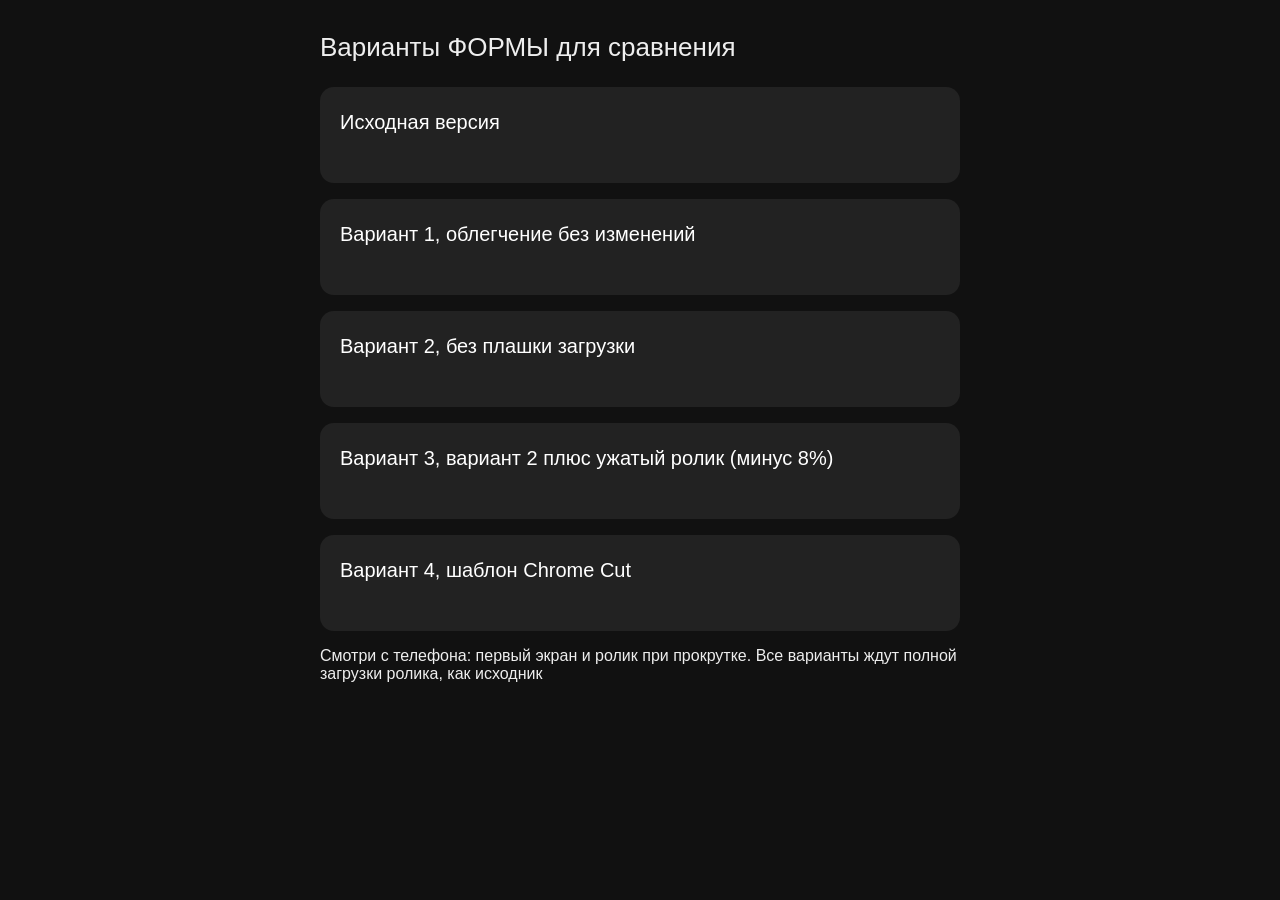
<file: index.html>
<!doctype html>
<html lang="ru"><head><meta charset="utf-8"><meta name="viewport" content="width=device-width,initial-scale=1">
<meta name="robots" content="noindex"><title>Варианты ФОРМЫ для сравнения</title>
<style>
body{margin:0;background:#111;color:#eee;font-family:-apple-system,Helvetica,Arial,sans-serif;padding:24px 16px;max-width:640px;margin:0 auto}
h1{font-size:26px;font-weight:400;margin:8px 0 24px}
a{display:block;padding:24px 20px;margin:0 0 16px;background:#222;color:#fff;text-decoration:none;font-size:20px;border-radius:14px;min-height:48px}
a.soon{color:#888;pointer-events:none;background:#181818}
small{display:block;font-size:15px;color:#999;margin-top:6px}
</style></head><body>
<h1>Варианты ФОРМЫ для сравнения</h1>
<a href="https://ilya2009.github.io/formabarber/">Исходная версия</a>
<a href="safe/">Вариант 1, облегчение без изменений</a>
<a href="v2/">Вариант 2, без плашки загрузки</a>
<a href="v3/">Вариант 3, вариант 2 плюс ужатый ролик (минус 8%)</a>
<a href="v4/">Вариант 4, шаблон Chrome Cut</a>
<p>Смотри с телефона: первый экран и ролик при прокрутке. Все варианты ждут полной загрузки ролика, как исходник</p>
</body></html>
</file>
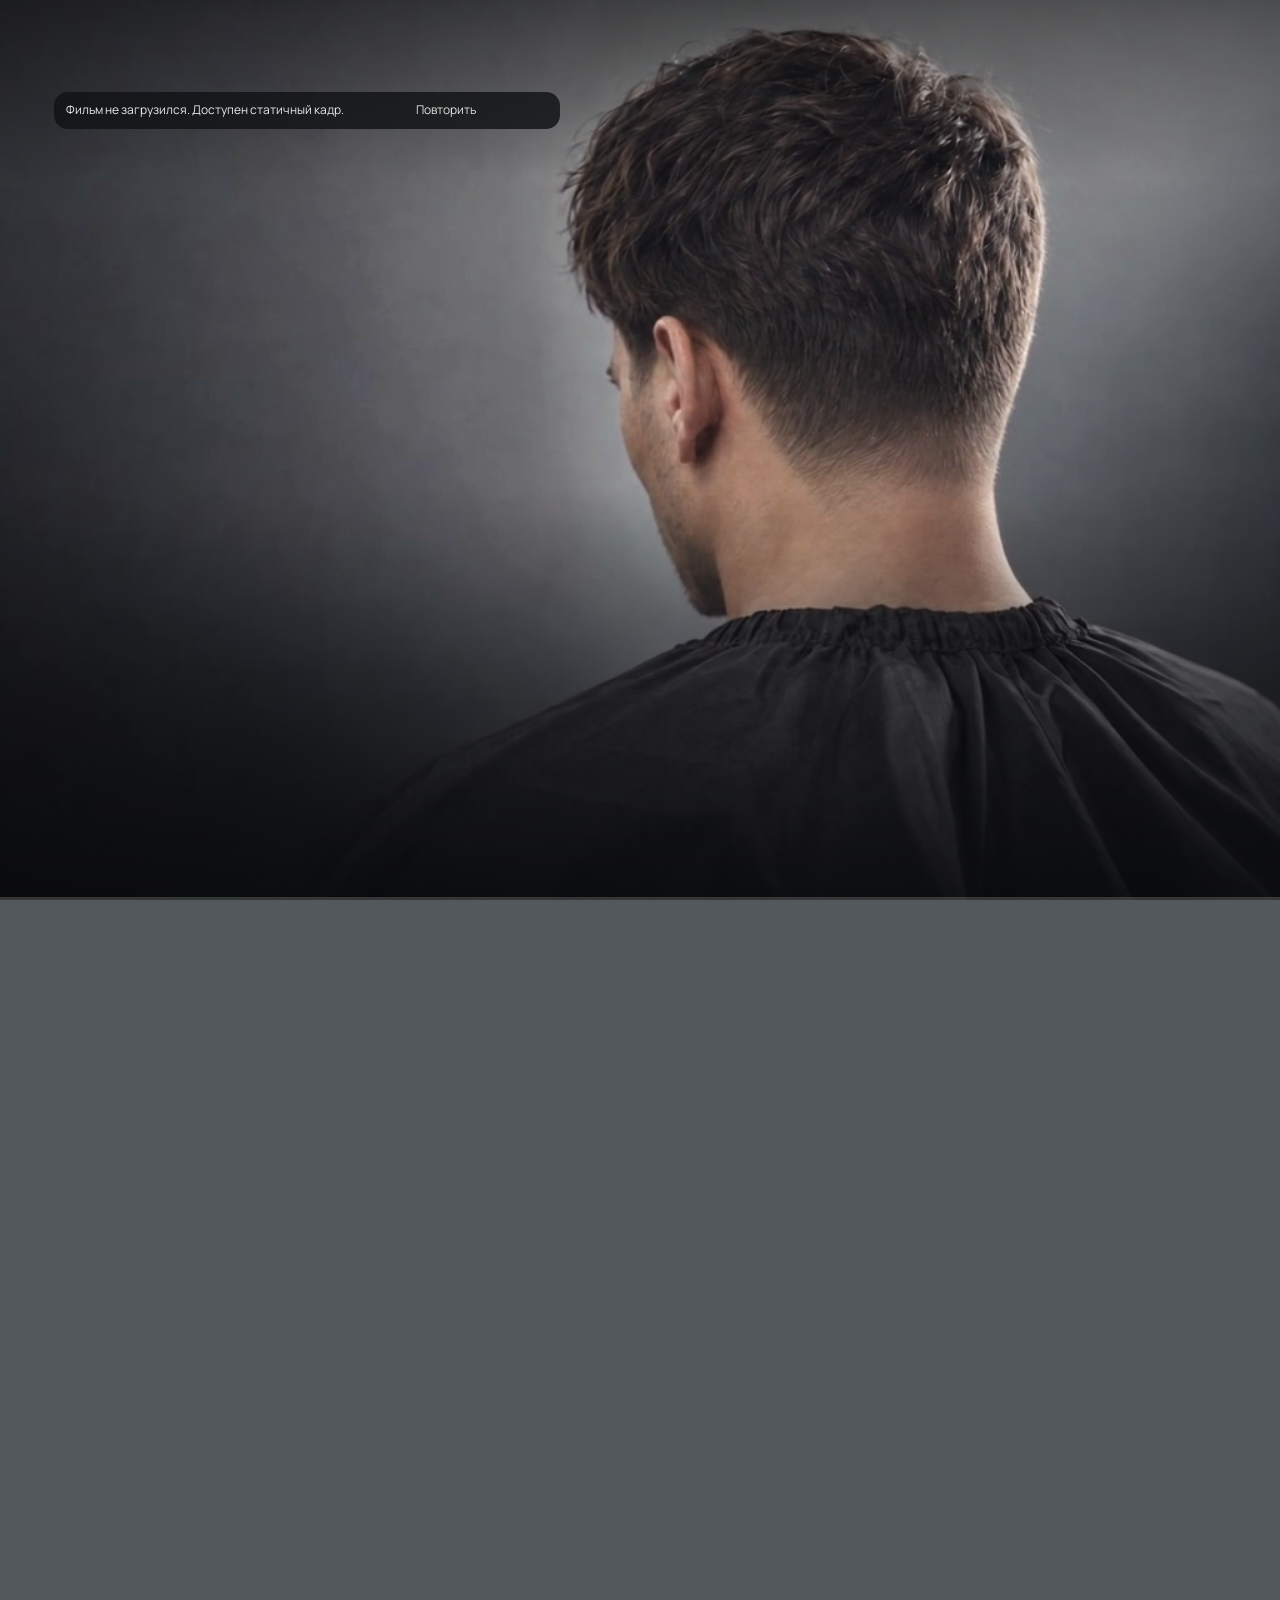
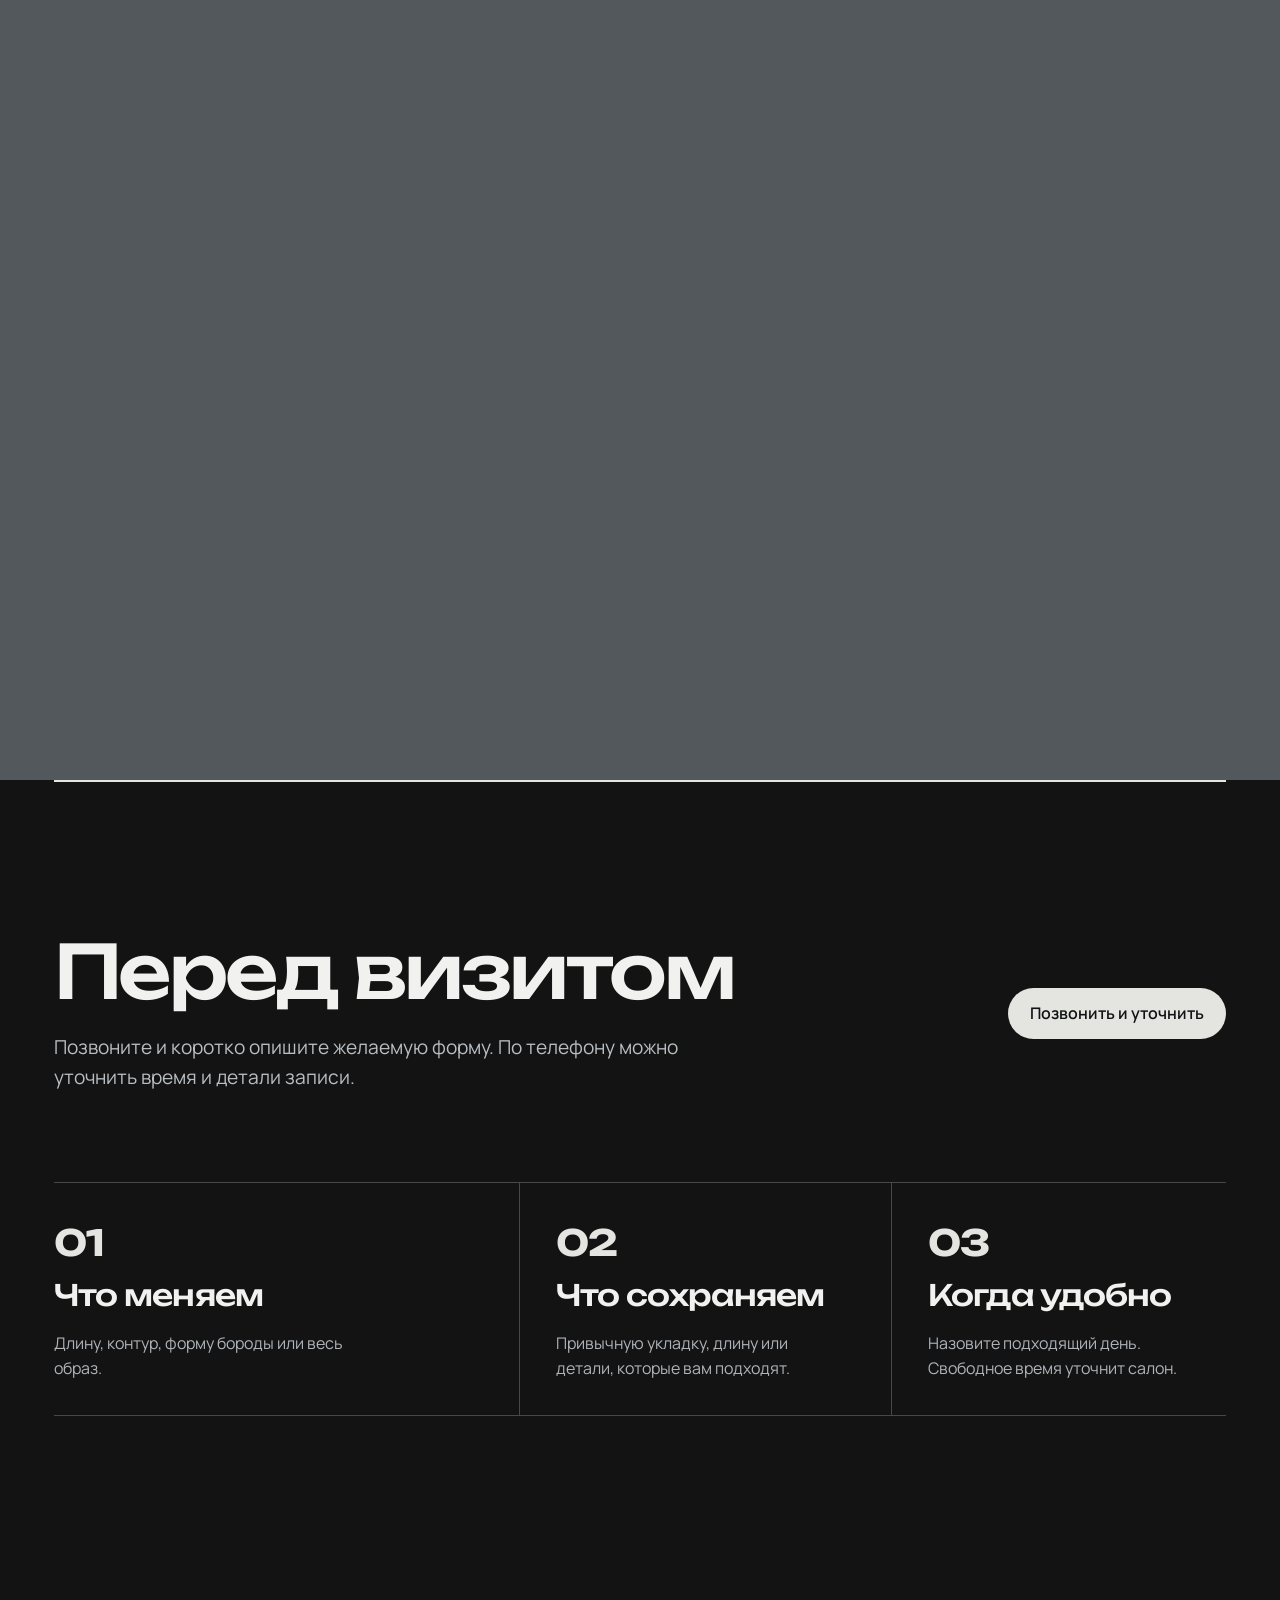
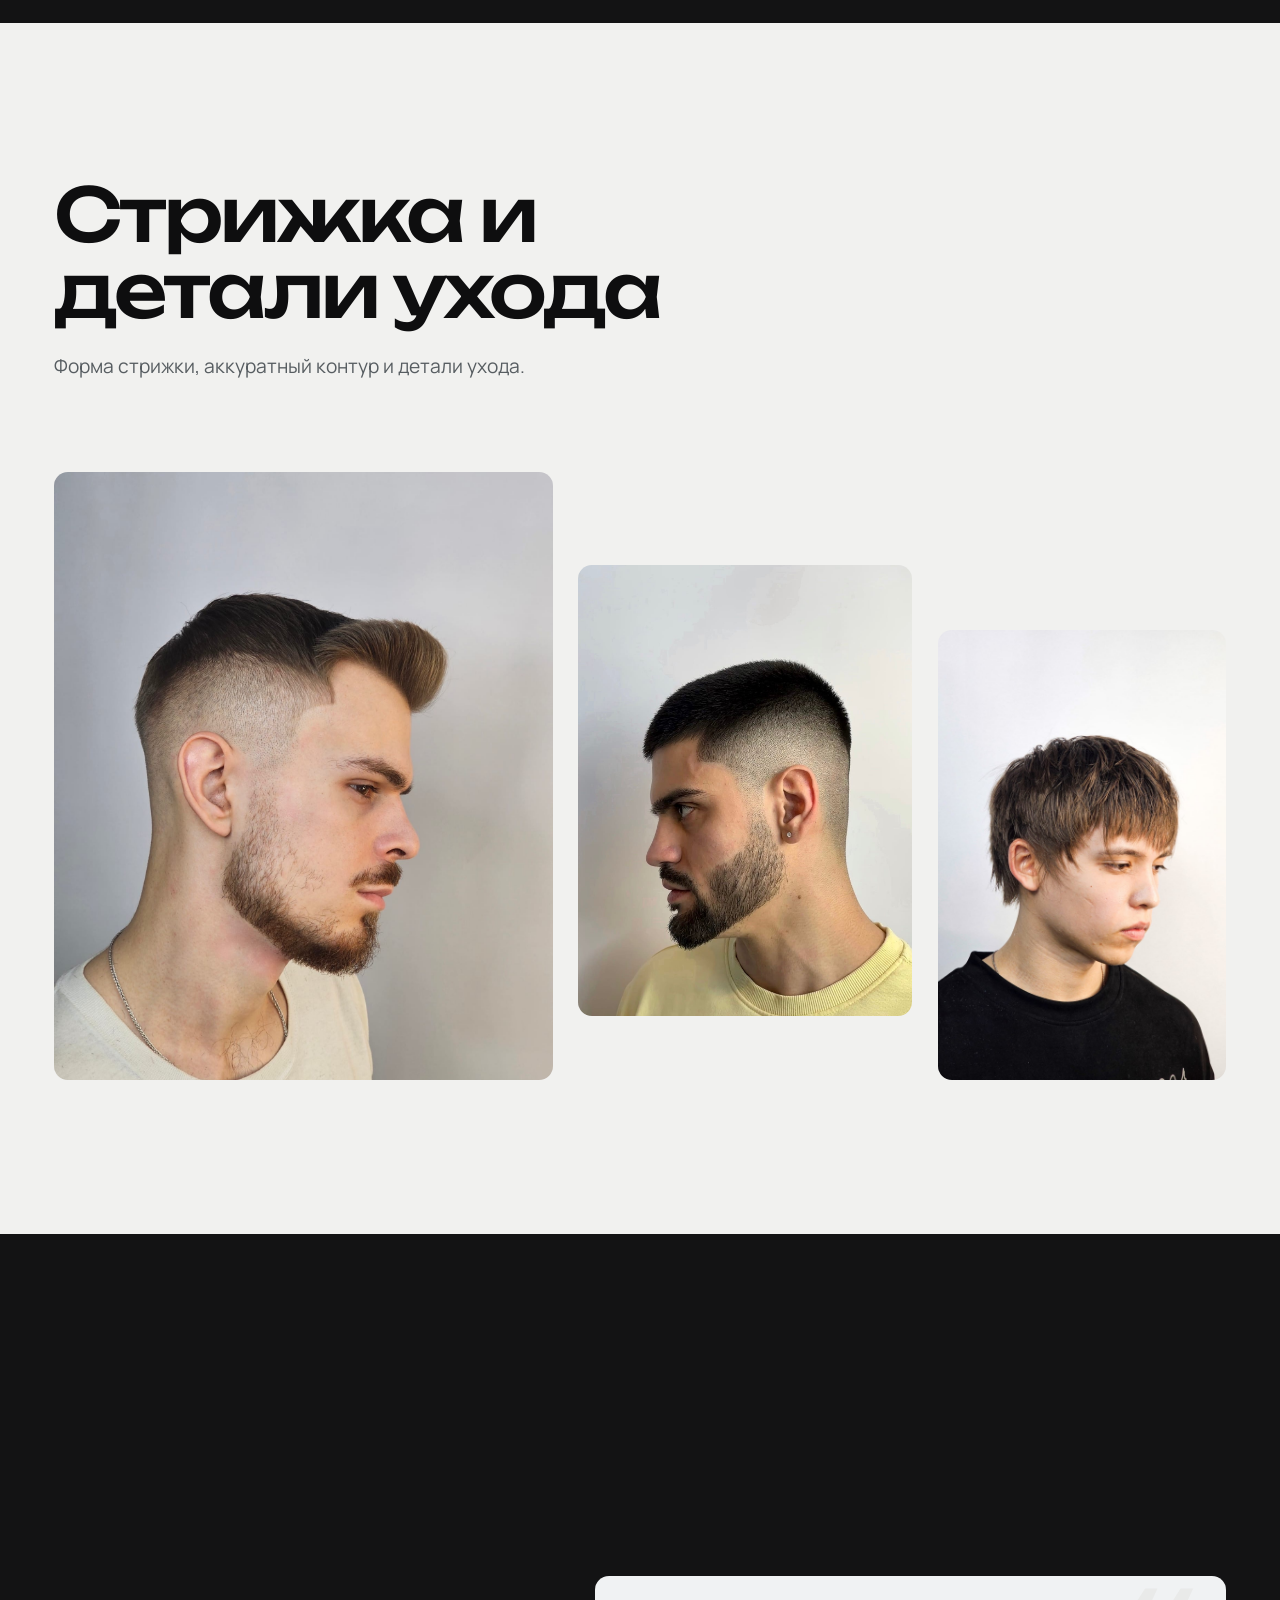
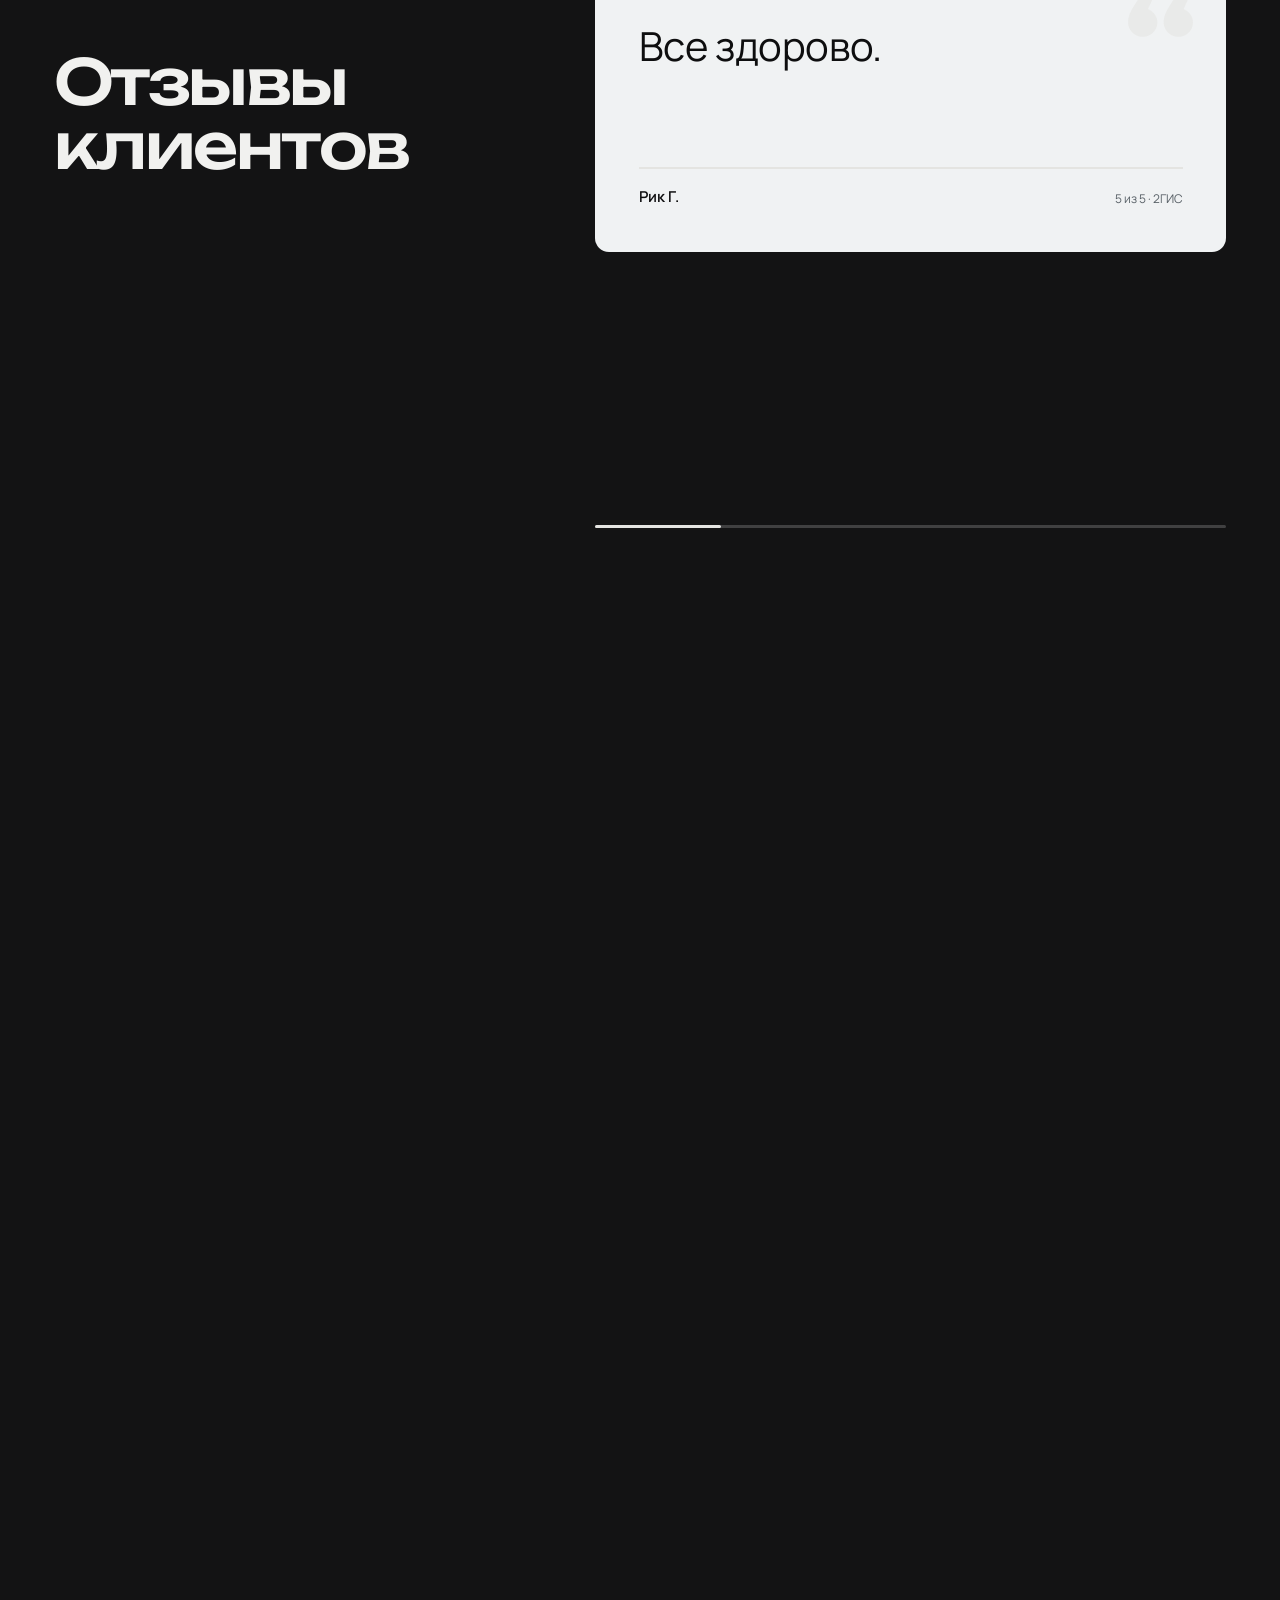
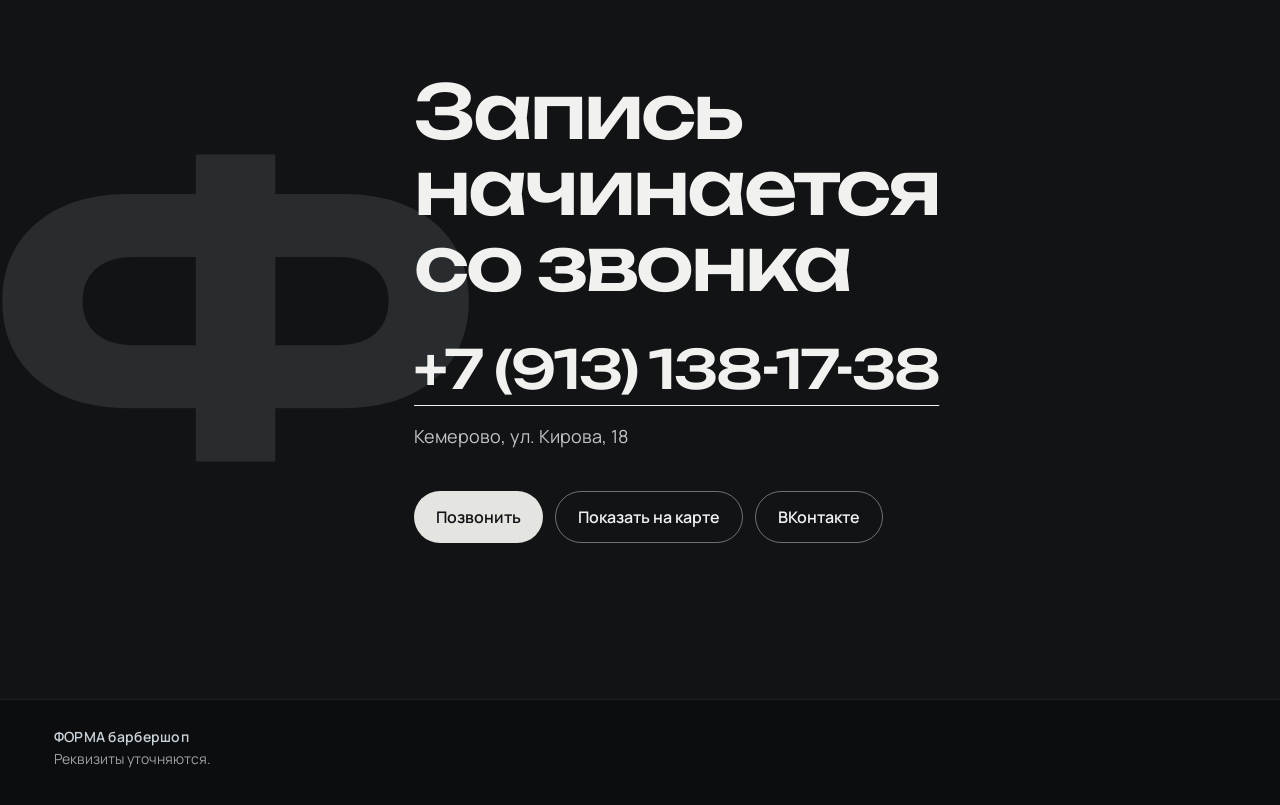
<file: safe/index.html>
<!doctype html>
<html lang="ru">
<head>
  <meta charset="utf-8">
  <meta name="viewport" content="width=device-width, initial-scale=1, viewport-fit=cover">
  <meta name="robots" content="index,follow">
  <meta name="description" content="Барбершоп ФОРМА в Кемерово: ул. Кирова, 18. Запись и уточнение времени по телефону +7 (913) 138-17-38.">
  <link rel="canonical" href="https://formabarber.ru/">
  <link rel="preload" as="image" href="assets/img/first-frame.png" fetchpriority="high">
  <link rel="icon" type="image/png" sizes="64x64" href="assets/favicon.png">
  <link rel="shortcut icon" href="favicon.ico">
  <meta property="og:type" content="website">
  <meta property="og:locale" content="ru_RU">
  <meta property="og:site_name" content="ФОРМА">
  <meta property="og:title" content="ФОРМА Барбершоп | Кемерово, ул. Кирова, 18">
  <meta property="og:description" content="Барбершоп ФОРМА в Кемерово: ул. Кирова, 18. Запись и уточнение времени по телефону +7 (913) 138-17-38.">
  <meta property="og:url" content="https://formabarber.ru/">
  <meta property="og:image" content="https://formabarber.ru/assets/work-1.jpg">
  <meta name="color-scheme" content="dark light">
  <title>ФОРМА Барбершоп | Кемерово, ул. Кирова, 18</title>
  <style>html.lenis,
html.lenis body {
  height: auto;
}

.lenis:not(.lenis-autoToggle).lenis-stopped {
  overflow: clip;
}

.lenis [data-lenis-prevent],
.lenis [data-lenis-prevent-wheel],
.lenis [data-lenis-prevent-touch],
.lenis [data-lenis-prevent-vertical],
.lenis [data-lenis-prevent-horizontal] {
  overscroll-behavior: contain;
}

.lenis.lenis-smooth iframe {
  pointer-events: none;
}

.lenis.lenis-autoToggle {
  transition-property: overflow;
  transition-duration: 1ms;
  transition-behavior: allow-discrete;
}

@font-face {
  font-family: "Unbounded Barber";
  src: url("assets/fonts/unbounded-500.woff2") format("woff2"), url("assets/fonts/unbounded-500.ttf") format("truetype");
  font-weight: 500;
  font-display: swap;
}

@font-face {
  font-family: "Unbounded Barber";
  src: url("assets/fonts/unbounded-700.woff2") format("woff2"), url("assets/fonts/unbounded-700.ttf") format("truetype");
  font-weight: 700;
  font-display: swap;
}

@font-face {
  font-family: "Manrope Barber";
  src: url("assets/fonts/manrope-400.woff2") format("woff2"), url("assets/fonts/manrope-400.ttf") format("truetype");
  font-weight: 400;
  font-display: swap;
}

@font-face {
  font-family: "Manrope Barber";
  src: url("assets/fonts/manrope-600.woff2") format("woff2"), url("assets/fonts/manrope-600.ttf") format("truetype");
  font-weight: 600;
  font-display: swap;
}

:root {
  --ink: #111315;
  --paper: #eef0f1;
  --graphite: #181b1e;
  --accent: #c9d2d8;
  --edge: clamp(20px, 4.2vw, 68px);
  --ease-out: cubic-bezier(0.23, 1, 0.32, 1);
  color-scheme: dark;
  font-synthesis: none;
}

* { box-sizing: border-box; }
html { scroll-behavior: auto; background: var(--graphite); }
body {
  margin: 0;
  min-width: 320px;
  overflow-x: clip;
  background: var(--graphite);
  color: var(--paper);
  font-family: "Manrope Barber", sans-serif;
  font-size: 16px;
  line-height: 1.55;
  text-rendering: optimizeLegibility;
}

::selection { background: var(--accent); color: var(--ink); }
::-webkit-scrollbar { width: 10px; }
::-webkit-scrollbar-track { background: #24282b; }
::-webkit-scrollbar-thumb { background: #70787e; border: 2px solid #24282b; border-radius: 999px; }

a { color: inherit; text-decoration-thickness: 1px; text-underline-offset: 0.3em; }
a, button { -webkit-tap-highlight-color: transparent; }
a:focus-visible, button:focus-visible { outline: 2px solid var(--accent); outline-offset: 5px; }
button { font: inherit; }

.skip-link {
  position: fixed;
  left: 16px;
  top: 12px;
  z-index: 30;
  padding: 10px 14px;
  background: var(--paper);
  color: var(--ink);
  transform: translateY(-160%);
  transition: transform 180ms var(--ease-out);
}
.skip-link:focus { transform: translateY(0); }

.film { position: relative; height: 620dvh; min-height: 3720px; background: #53585c; }
.film__sticky { position: sticky; top: 0; min-height: 100dvh; height: 100dvh; overflow: hidden; isolation: isolate; background: #53585c; }
.film__poster, #scrub-video {
  position: absolute;
  inset: 0;
  z-index: 0;
  width: 100%;
  height: 100%;
  object-fit: cover;
  object-position: 57% 50%;
}
.film__poster { filter: saturate(0.78) contrast(0.94) brightness(1.1); }
#scrub-video { opacity: 0; filter: saturate(0.78) contrast(0.94) brightness(1.1); transition: opacity 280ms var(--ease-out); }
.film__sticky.is-ready #scrub-video { opacity: 1; }
/* Slow one-shot idle "ken burns" -- 1 -> 1.03 over 8s, once, applied identically (same keyframes,
   same trigger class) to poster/video and the cutout canvas so the three stay pixel-aligned; the
   cutout canvas is sized from clientWidth/clientHeight (untransformed layout box, see app.js
   drawCutCanvas), not getBoundingClientRect(), specifically so this shared transform scales it
   visually without double-scaling its backing-store resolution. */
@keyframes film-idle-zoom { from { transform: scale(1); } to { transform: scale(1.03); } }
.film__sticky.is-hero-revealed .film__poster,
.film__sticky.is-hero-revealed #scrub-video,
.film__sticky.is-hero-revealed .hero-name-mask {
  animation: film-idle-zoom 8s var(--ease-out) 1 forwards;
}
.film__veil {
  position: absolute;
  inset: 0;
  z-index: 1;
  opacity: var(--veil-opacity, 1);
  pointer-events: none;
  will-change: opacity;
}
.film__veil::before, .film__veil::after { content: ""; position: absolute; inset: 0; }
.film__veil::before {
  background:
    radial-gradient(ellipse 74% 84% at 56% 42%, transparent 36%, rgba(9, 10, 12, 0.58) 100%),
    linear-gradient(180deg, rgba(9, 10, 12, 0.5) 0%, transparent 20%, transparent 54%, rgba(9, 10, 12, 0.86) 100%);
  opacity: var(--hero-veil-mix, 1);
}
.film__veil::after {
  background: linear-gradient(90deg, rgba(13, 15, 17, 0.96) 0%, rgba(13, 15, 17, 0.88) 24%, rgba(13, 15, 17, 0.42) 38%, rgba(13, 15, 17, 0) 57%);
  opacity: var(--final-veil-mix, 0);
}

.film__loading {
  position: absolute;
  z-index: 8;
  left: var(--edge);
  top: 92px;
  display: grid;
  grid-template-columns: auto minmax(90px, 180px) auto;
  align-items: center;
  gap: 12px;
  padding: 9px 12px;
  border-radius: 14px;
  background: rgba(17, 19, 21, 0.82);
  color: #e7eaec;
  font-size: 12px;
  transition: opacity 180ms var(--ease-out), transform 180ms var(--ease-out);
}
.film__loading > i { width: 100%; height: 2px; background: rgba(255,255,255,0.22); overflow: hidden; }
.film__loading > i::after { content: ""; display: block; width: 46%; height: 100%; background: var(--accent); animation: loading 1.1s ease-in-out infinite alternate; transform-origin: left; }
.film__loading button { border: 0; padding: 0; background: none; color: var(--accent); cursor: pointer; }
.film__loading[hidden] { display: none; }
.film__loading.is-hidden { opacity: 0; transform: translateY(-8px); pointer-events: none; }
@keyframes loading { from { transform: scaleX(0.4); } to { transform: scaleX(1); } }

/* Name mask wrapper (2026-09-17 rewrite, replaces the old live-video cutout canvas): the "head
   in front of the name" illusion is now produced by punching a hole directly in the *name text
   layer* via a CSS mask, instead of compositing a second, separately-decoded copy of the video
   pixels on top. The mask's alpha is the geometric inverse of the original head/hand cutout PNG
   (transparent under the head/hand, opaque everywhere else -- see the mask PNG referenced by
   config/*.json's media.cutoutMask, derived from the old mask via
   alphaextract+negate+alphamerge), so wherever the head/hand sits, the name is simply absent and
   the real, live <video> element underneath (z-index 0) shows through on its own -- there is only
   ever one source of video pixels on screen, so a stale/ghost frame can no longer exist by
   construction. This wrapper is sized and positioned identically to #scrub-video (inset:0, same
   box) and uses mask-size:cover + mask-position matching #scrub-video's object-position, which is
   mathematically the same cover-fit mapping object-fit:cover itself uses (the mask PNG's pixel
   aspect ratio equals the source video's, 1276x720, so this stays pixel-aligned at any viewport
   size without any JS resize math). The data-URI mask itself is assigned from app.js (per-company
   config), not hardcoded here. */
.hero-name-mask {
  position: absolute;
  inset: 0;
  z-index: 2;
  width: 100%;
  height: 100%;
  -webkit-mask-repeat: no-repeat;
  mask-repeat: no-repeat;
  -webkit-mask-size: cover;
  mask-size: cover;
  -webkit-mask-position: 57% 50%;
  mask-position: 57% 50%;
  pointer-events: none;
}

/* Shared by .hero-name and .hero-bottom: only opacity/filter belong here (the scroll-driven
   fade, set inline from app.js render()); .hero-name keeps its own positioning below, now nested
   inside .hero-name-mask (z-index 2) instead of sitting directly in .film__sticky -- the bottom
   info/actions (z-index 4) still layer above it exactly as required. */
.hero-fade { transition: opacity 180ms linear, filter 180ms linear; }

.hero-name {
  position: absolute;
  z-index: 2;
  left: 50%;
  top: 40%;
  margin: 0;
  width: max-content;
  /* No fixed max-width here on purpose: app.js's fitHeroName() is the sole authority over size,
     measuring the real (unclamped) box via getBoundingClientRect(); a CSS max-width would silently
     cap that measurement while nowrap text keeps overflowing past it, invisibly clipped by
     .film__sticky's overflow:hidden instead of being sized down where it can be seen. */
  /* left, not center (2026-09-17): width:max-content sizes this box to its widest line, so for a
     single line text-align is moot (the box already equals the content width) -- it only matters
     for the two-line .is-wrapped case, where a short second line previously centered itself in
     the middle of the box and could land squarely behind the head-cutout hole (e.g. "YG
     BARBERSHOP" split "YG" / "BARBERSHOP" -- only a stray "Y" stayed visible). Left-aligning both
     lines keeps every line's left edge flush with the long line's left edge instead. */
  text-align: left;
  text-transform: uppercase;
  color: #f5f3ee;
  font-family: "Unbounded Barber", sans-serif;
  font-weight: 700;
  line-height: 0.9;
  letter-spacing: -0.03em;
  white-space: nowrap;
  transform: translate(-50%, calc(-50% - var(--name-lift, 0px)));
  text-shadow: 0 18px 54px rgba(6, 7, 9, 0.35);
  will-change: transform, opacity;
}
/* Each line is its own block child, so two lines stack vertically on their own -- white-space
   stays nowrap per span always, so a line can never wrap again internally mid-word. */
.hero-name span { display: block; white-space: nowrap; }

.hero-bottom { position: absolute; inset: 0; z-index: 4; pointer-events: none; }
.hero-bottom .hero-info, .hero-bottom .hero-actions { pointer-events: auto; }
.hero-info {
  position: absolute;
  left: var(--edge);
  bottom: clamp(28px, 5.4vh, 56px);
  max-width: min(40vw, 560px);
  color: #f2f4f5;
}
.hero-info__rating { display: flex; align-items: baseline; gap: 10px; margin: 0 0 16px; font-size: 15px; text-shadow: 0 4px 16px rgba(0,0,0,.55); }
.hero-info__rating[hidden] { display: none; }
.hero-info__stars { color: var(--accent); letter-spacing: 2px; font-size: 16px; }
.hero-info__rating b { font-weight: 700; }
.hero-info__rating em { font-style: normal; opacity: .74; }
.hero-info__tagline { margin: 0; max-width: 20ch; color: #f2f4f5; font-family: "Unbounded Barber", sans-serif; font-size: clamp(19px, 1.65vw, 26px); font-weight: 500; line-height: 1.18; letter-spacing: -0.03em; text-shadow: 0 5px 22px rgba(0,0,0,0.55); text-wrap: balance; }
.hero-info__tagline span { display: block; }
.hero-info__address { margin: 14px 0 0; font-style: normal; max-width: 30ch; color: #dfe3e5; font-size: clamp(13px, 1.05vw, 15px); line-height: 1.4; text-shadow: 0 4px 16px rgba(0,0,0,.55); }
.hero-actions {
  position: absolute;
  right: var(--edge);
  bottom: clamp(28px, 5.4vh, 56px);
  display: flex;
  gap: 12px;
}
.hero-actions__gallery { color: #f2f4f5; }
.button--accent { background: var(--accent-btn-bg, var(--accent)); color: var(--accent-btn-text, #111315); }
.button--ghost { border: 1px solid rgba(238,240,241,.58); background: rgba(17,19,21,.24); color: #f2f4f5; }

/* Load-in stagger (2026-09-17): name -> rating/tagline -> buttons, ~100ms apart, gated by
   .film__sticky.is-hero-revealed (added once in showReady()); each own opacity is independent of
   the scroll-driven .hero-fade opacity set inline by app.js render(), so the two effects compose
   instead of fighting. */
.hero-name, .hero-info, .hero-actions { opacity: 0; transition: opacity 640ms var(--ease-out); }
.hero-name { transition-delay: 0ms; }
.hero-info { transition-delay: 100ms; }
.hero-actions { transition-delay: 200ms; }
.film__sticky.is-hero-revealed .hero-name,
.film__sticky.is-hero-revealed .hero-info,
.film__sticky.is-hero-revealed .hero-actions { opacity: 1; }

.scene-caption {
  position: absolute;
  z-index: 4;
  width: min(30vw, 420px);
  opacity: var(--caption-opacity, 0);
  transform: translate3d(0, var(--caption-y, 30px), 0);
  color: #f2f4f5;
  text-shadow: 0 4px 20px rgba(0, 0, 0, 0.72);
  pointer-events: none;
  will-change: opacity, transform;
}
.scene-caption::before { content: ""; display: block; width: clamp(58px, 5.8vw, 84px); height: 2px; margin-bottom: 15px; background: var(--accent); transform: scaleX(var(--caption-line, 0)); transform-origin: left center; }
.scene-caption[data-position="left-high"] { left: 4vw; top: 12vh; }
.scene-caption[data-position="right-high"] { left: auto; right: 4vw; top: 12vh; }
.scene-caption[data-position="right-low"] { left: auto; right: 4vw; top: 64vh; }
.scene-caption[data-position="left-middle"] { left: 4vw; top: 14vh; }
.final-card {
  left: 5.5vw;
  right: auto;
  top: 52%;
  position: absolute;
  z-index: 4;
  width: min(32vw, 460px);
  color: #f2f4f5;
  text-align: left;
  opacity: var(--final-card-opacity, 0);
  transform: translate3d(0, calc(-50% + var(--final-card-y, 24px)), 0);
  pointer-events: none;
  text-shadow: 0 5px 22px rgba(0,0,0,.58);
  will-change: opacity, transform;
}
.final-card[aria-hidden="false"] { pointer-events: auto; }
.final-card__eyebrow {
  display: flex;
  align-items: center;
  gap: 12px;
  margin: 0 0 16px;
  color: #d9dee1;
  font-size: 12px;
  font-weight: 600;
  line-height: 1.2;
  letter-spacing: .08em;
  text-transform: uppercase;
}
.final-card__eyebrow::before { content: ""; width: clamp(48px, 4.4vw, 64px); height: 2px; flex: 0 0 auto; background: var(--accent); }
.final-card__identity { min-height: 1px; }
.final-card__wordmark {
  margin: 0;
  color: #f2f4f5;
  font-family: "Unbounded Barber", sans-serif;
  font-size: clamp(52px, 4.6vw, 68px);
  font-weight: 700;
  line-height: .86;
  letter-spacing: -0.04em;
}
.final-card__wordmark span { display: block; }
.final-card__logo { display: block; width: auto; max-width: min(100%, 340px); max-height: 112px; object-fit: contain; object-position: left center; }
.final-card__logo[hidden] { display: none; }
.final-card__location { margin: 22px 0 0; max-width: 28ch; color: #e3e7e9; font-size: clamp(14px, 1.2vw, 17px); line-height: 1.42; }
.final-card__cta { width: fit-content; margin-top: 24px; border: 1px solid rgba(238,240,241,.62); background: #eef0f1; color: #111315; text-shadow: none; }
.scene-caption strong { display: block; max-width: 13ch; overflow: hidden; clip-path: inset(0 0 var(--title-clip, 100%) 0); transform: translate3d(0, var(--title-shift, 14px), 0); font-family: "Unbounded Barber", sans-serif; font-size: clamp(50px, 3.9vw, 58px); line-height: 1.02; letter-spacing: -0.04em; font-weight: 500; text-wrap: balance; }
.scene-caption span { display: block; max-width: 34ch; margin-top: 10px; opacity: var(--caption-note-opacity, 0); transform: translate3d(0, var(--note-shift, 10px), 0); color: #e1e5e7; font-size: clamp(15px, 1.18vw, 17px); line-height: 1.45; }
.film-progress { position: absolute; z-index: 5; left: 0; right: 0; bottom: 0; height: 3px; background: rgba(238,240,241,0.18); }
.film-progress i { display: block; height: 100%; width: 100%; background: var(--accent); transform: scaleX(0); transform-origin: left; }

.visit, .gallery-section, .reviews-section, .contact { padding: clamp(96px, 12vw, 176px) var(--edge); }
/* B3: top accent line, drawn in (scaleX 0->1) once .visit enters view via the existing
   .has-reveal-motion/.is-inview reveal pair app.js already toggles for this section. */
.visit { position: relative; background: var(--graphite); }
.visit::before { content: ""; position: absolute; top: 0; left: var(--edge); right: var(--edge); height: 2px; background: var(--accent); transform-origin: left; transform: scaleX(1); transition: transform 700ms var(--ease-out); }
.has-reveal-motion .visit:not(.is-inview)::before { transform: scaleX(0); }
.section-heading { display: flex; flex-direction: column; gap: 24px; max-width: 900px; margin-bottom: clamp(56px, 7vw, 96px); }
.section-heading h2, .contact h2 { margin: 0; font-family: "Unbounded Barber", sans-serif; font-size: clamp(38px, 5.8vw, 82px); line-height: 1.02; letter-spacing: -0.04em; font-weight: 500; text-wrap: balance; }
.section-heading p { margin: 0; max-width: 58ch; color: #b8bec2; font-size: clamp(17px, 1.5vw, 20px); }
/* B3: CTA sits beside the heading text on wide viewports, below it on narrow ones (natural DOM
   order already puts the button after .section-heading__text). */
.visit .section-heading { max-width: none; gap: 28px; }
.visit .section-heading__text { display: flex; flex-direction: column; gap: 24px; max-width: 900px; }
.visit__choices { display: grid; grid-template-columns: 1.25fr 1fr 0.9fr; gap: 0; margin-bottom: 54px; border-top: 1px solid rgba(238,240,241,0.24); }
/* B3: large accent step numbers above each column. */
.visit__choices { counter-reset: visit-step; }
/* padding-top 90px (2026-09-17 fix, was 62px): the number (top:32px, 36px font, ~43px rendered
   line-height) previously ended around y=75px while the column heading started at y=62px,
   overlapping it -- 90px leaves a clean ~15px gap below the number instead. */
.visit__choices article { position: relative; padding: 90px clamp(18px, 2.8vw, 42px) 34px 0; border-bottom: 1px solid rgba(238,240,241,0.24); }
.visit__choices article::before { counter-increment: visit-step; content: counter(visit-step, decimal-leading-zero); position: absolute; top: 32px; left: 0; font-family: "Unbounded Barber", sans-serif; font-size: 36px; font-weight: 700; color: var(--accent); letter-spacing: -.02em; }
.visit__choices article + article { padding-left: clamp(18px, 2.8vw, 42px); border-left: 1px solid rgba(238,240,241,0.24); }
.visit__choices article + article::before { left: clamp(18px, 2.8vw, 42px); }
.visit__choices h3 { margin: 0 0 12px; font-family: "Unbounded Barber", sans-serif; font-size: clamp(24px, 2.3vw, 32px); font-weight: 500; letter-spacing: -0.03em; }
.visit__choices p { margin: 0; max-width: 29ch; color: #aeb4b8; }

.button { display: inline-flex; min-height: 50px; align-items: center; justify-content: center; padding: 13px 22px; border-radius: 999px; font-weight: 600; text-decoration: none; white-space: nowrap; transition: transform 160ms var(--ease-out), background-color 180ms var(--ease-out), color 180ms var(--ease-out), border-color 180ms var(--ease-out); }
.button:active { transform: scale(0.97); }
.button--light { background: var(--accent); color: #111315; }
.button--line { border: 1px solid rgba(238,240,241,0.42); color: #eef0f1; }

.gallery-section { background: var(--paper); color: var(--ink); }
.section-heading--dark p { color: #575d61; }
.gallery { display: grid; grid-template-columns: 1.42fr 0.95fr 0.82fr; align-items: end; gap: clamp(12px, 2vw, 28px); }
.gallery figure { margin: 0; overflow: hidden; border-radius: 14px; background: #d4d7d9; }
.gallery figure:nth-child(1) { aspect-ratio: 0.82; }
.gallery figure:nth-child(2) { aspect-ratio: 0.74; margin-bottom: clamp(26px, 5vw, 84px); }
.gallery figure:nth-child(3) { aspect-ratio: 0.64; }
.gallery img { display: block; width: 100%; height: 100%; object-fit: cover; object-position: center; }

.visually-hidden { position: absolute !important; width: 1px !important; height: 1px !important; padding: 0 !important; margin: -1px !important; overflow: hidden !important; clip: rect(0,0,0,0) !important; white-space: nowrap !important; border: 0 !important; }
.reviews-section { --review-count: 1; position: relative; height: calc((var(--review-count) + .65) * 100dvh); min-height: 980px; padding: 0 var(--edge); background: var(--graphite); color: var(--paper); }
.reviews-section.is-single { height: auto; min-height: 0; padding-top: 112px; padding-bottom: 112px; }
.reviews-section.is-single .reviews-sticky { position: relative; height: auto; min-height: 0; }
.reviews-section.is-single .reviews-stage { min-height: 360px; }
.reviews-section.is-single .review-card { --review-y: 0vh; --review-opacity: 1; --review-scale: 1; }
.reviews-sticky { position: sticky; top: 0; min-height: 100dvh; height: 100dvh; display: grid; grid-template-columns: minmax(280px, .82fr) minmax(420px, 1.18fr); gap: clamp(54px, 8vw, 132px); align-items: center; padding-top: 88px; padding-bottom: 28px; overflow: hidden; }
.reviews-heading { align-self: center; display: flex; flex-direction: column; align-items: flex-start; gap: 30px; }
.reviews-heading h2 { max-width: 9ch; margin: 0; font-family: "Unbounded Barber", sans-serif; font-size: clamp(42px, 4.9vw, 70px); line-height: 1.02; letter-spacing: -0.04em; font-weight: 500; text-wrap: balance; }
.reviews-status { display: flex; align-items: baseline; gap: 8px; color: #aeb4b8; font-size: 13px; font-variant-numeric: tabular-nums; letter-spacing: .08em; }
.reviews-stage { position: relative; align-self: stretch; min-height: 0; }
.reviews-track { position: absolute; inset: 0; overflow: visible; outline: none; touch-action: pan-y; }
.reviews-track:focus-visible::after { content: ""; position: absolute; inset: 12% -10px; border: 2px solid var(--accent); border-radius: 16px; pointer-events: none; }
.review-card { --review-y: 90vh; --review-opacity: 0; --review-scale: .985; position: absolute; z-index: var(--review-z, 1); left: 0; right: 0; top: 50%; min-height: 276px; display: flex; flex-direction: column; justify-content: space-between; gap: 34px; margin: 0; padding: clamp(30px, 3.4vw, 46px); overflow: hidden; border-radius: 14px; background: #e3e7e9; color: var(--ink); opacity: var(--review-opacity); transform: translate3d(0, calc(-50% + var(--review-y)), 0) scale(var(--review-scale)); will-change: transform, opacity; }
.review-card::before { content: "“"; position: absolute; right: 26px; top: -6px; color: var(--accent); opacity: .55; font-family: "Unbounded Barber", sans-serif; font-size: 150px; line-height: 1; pointer-events: none; }
.review-card.is-current { background: #f0f2f3; }
/* B1: large typographic quote. Base size/clamp is the resting state; app.js's fitReviewCard()
   shrinks font-size (inline style, wins over this clamp) in 1px steps down to a ~22px floor only
   when a long review would otherwise overflow the pinned stage -- text is never clipped or
   ellipsis-truncated. */
/* Full card width (2026-09-17 fix): the quote used to be capped at max-width:60% of the card,
   leaving the right half empty -- the mark (::before) is behind the text (z-index:auto vs the
   blockquote's own z-index:1) and only occupies the very top-right corner, so no horizontal
   reservation is needed for it. Wraps by word at the browser default (no forced break). */
.review-card blockquote { position: relative; z-index: 1; margin: 0; max-width: 100%; font-size: clamp(30px, 3.2vw, 40px); line-height: 1.3; letter-spacing: -.01em; font-weight: 400; }
.review-card footer { min-height: 30px; display: flex; align-items: flex-end; justify-content: space-between; gap: 18px; padding-top: 16px; border-top: 2px solid var(--accent); background: none; color: #596167; font-size: 12px; }
.review-card cite { color: var(--ink); font-style: normal; font-weight: 600; font-size: 15px; }
/* B1: thin accent progress line replaces the "02 / 04" counter (still present in the DOM as
   .visually-hidden for aria-live, see template.html) -- app.js sets --rprog on .reviews-stage. */
.reviews-stage::after { content: ""; position: absolute; left: 0; right: 0; bottom: -22px; height: 3px; background: color-mix(in srgb, var(--accent) 22%, transparent); border-radius: 2px; }
.reviews-stage::before { content: ""; position: absolute; z-index: 3; left: 0; bottom: -22px; height: 3px; width: var(--rprog, 0%); background: var(--accent); border-radius: 2px; transition: width .5s ease; }

.has-reveal-motion .visit:not(.is-inview) .section-heading,
.has-reveal-motion .gallery-section:not(.is-inview) .section-heading,
.has-reveal-motion .reviews-section:not(.is-inview) .reviews-heading,
.has-reveal-motion .contact:not(.is-inview) .contact__content { opacity: 0; transform: translateY(22px); clip-path: inset(0 0 22% 0); }
.section-heading, .reviews-heading, .contact__content { transition: opacity 620ms var(--ease-out), transform 620ms var(--ease-out), clip-path 620ms var(--ease-out); }
.has-reveal-motion .gallery-section:not(.is-inview) .gallery figure { opacity: 0; transform: translateY(18px); }
.gallery figure { transition: opacity 620ms var(--ease-out), transform 620ms var(--ease-out); }
.gallery figure:nth-child(2) { transition-delay: 60ms; }
.gallery figure:nth-child(3) { transition-delay: 120ms; }

.contact { position: relative; min-height: min(780px, 92dvh); display: grid; grid-template-columns: minmax(150px, 0.5fr) minmax(0, 1.5fr); align-items: center; gap: 7vw; background: #111315; overflow: hidden; }
.contact__mark { color: rgba(201,210,216,0.13); font-family: "Unbounded Barber", sans-serif; font-size: clamp(200px, 30vw, 470px); line-height: 0.8; font-weight: 700; transform: translateX(-0.16em); }
.contact__content { position: relative; z-index: 1; max-width: 840px; }
.contact__phone { display: inline-block; margin-top: 38px; font-family: "Unbounded Barber", sans-serif; font-size: clamp(25px, 4.2vw, 60px); line-height: 1.1; letter-spacing: -0.035em; font-weight: 500; }
.contact address { margin-top: 24px; color: #bec4c8; font-style: normal; font-size: 18px; }
.contact__actions { display: flex; flex-wrap: wrap; gap: 12px; margin-top: 40px; }

@media (hover: hover) and (pointer: fine) {
  .button:hover { transform: translateY(-2px); }
}

@media (min-width: 1024px) {
  /* B3: CTA moves onto the same row as the heading, right-aligned and vertically centered with
     it; below 1024px the button stays in normal DOM flow after .section-heading__text (under the
     paragraph). */
  .visit .section-heading { flex-direction: row; align-items: center; justify-content: space-between; flex-wrap: wrap; }
  .visit .section-heading__text { flex: 1; min-width: 260px; }
  .visit__cta { flex: 0 0 auto; }
}

@media (max-width: 760px) {
  .film { height: 540dvh; min-height: 3240px; }
  /* Full-bleed on mobile too (no cropped-below-header band, no separate grey plaque behind the
     name): only the object-position shifts to keep the head in frame under the header. */
  .film__poster, #scrub-video { object-position: 62% 30%; }
  /* Mask-position must track the same object-position shift so the name-hole stays aligned with
     the head at this breakpoint too (still visible down to 601px; fully disabled at <=600px
     below). */
  .hero-name-mask { -webkit-mask-position: 62% 30%; mask-position: 62% 30%; }
  .film__veil::before {
    background:
      radial-gradient(ellipse 120% 62% at 58% 22%, transparent 30%, rgba(9, 10, 12, 0.62) 100%),
      linear-gradient(180deg, rgba(9, 10, 12, 0.66) 0%, rgba(9, 10, 12, 0.28) 22%, transparent 40%, transparent 58%, rgba(9, 10, 12, 0.9) 100%);
  }
  .film__veil::after { bottom: auto; height: 350px; background: linear-gradient(90deg, rgba(13,15,17,0.95) 0%, rgba(13,15,17,0.82) 58%, rgba(13,15,17,0.16) 100%); }
  .film__loading { left: 18px; right: 18px; top: 78px; grid-template-columns: auto 1fr auto; }
  .hero-name { top: calc(64px + 6.5vh); transform: translate(-50%, calc(0px - var(--name-lift, 0px))); }
  .hero-info { left: 18px; right: 18px; max-width: none; bottom: clamp(112px, 24vh, 168px); }
  .hero-info__tagline { max-width: none; font-size: 17px; }
  .hero-actions { left: 18px; right: 18px; bottom: clamp(24px, 4.4vh, 40px); flex-direction: column; gap: 10px; }
  .hero-actions .button { width: 100%; }
  .scene-caption, .scene-caption[data-position="left-high"], .scene-caption[data-position="right-high"], .scene-caption[data-position="right-low"], .scene-caption[data-position="left-middle"] { left: 18px; right: 18px; top: 84px; bottom: auto; width: auto; text-align: left; }
  .final-card {
    left: 18px;
    right: 18px;
    top: 82px;
    bottom: auto;
    width: auto;
    text-align: left;
    transform: translate3d(0, var(--final-card-y, 24px), 0);
  }
  .final-card__eyebrow { gap: 10px; margin-bottom: 10px; font-size: 10px; }
  .final-card__eyebrow::before { width: 42px; }
  .final-card__wordmark { font-size: clamp(34px, 10vw, 39px); line-height: .86; }
  .final-card__logo { max-width: 250px; max-height: 68px; }
  .final-card__location { margin-top: 12px; font-size: 13px; line-height: 1.35; }
  .final-card__cta { min-height: 42px; margin-top: 14px; padding: 10px 18px; font-size: 13px; }
  .scene-caption::before { width: 58px; margin-bottom: 12px; }
  .scene-caption strong { max-width: 16ch; font-size: clamp(34px, 9.2vw, 37px); line-height: .98; }
  .scene-caption span { max-width: 40ch; margin-top: 5px; font-size: 14px; line-height: 1.34; }
  .visit, .gallery-section, .reviews-section, .contact { padding: 92px 18px; }
  .section-heading { margin-bottom: 48px; }
  .section-heading h2, .contact h2 { font-size: clamp(35px, 11vw, 52px); }
  .visit__choices { grid-template-columns: 1fr; }
  /* Same number/heading gap reasoning as the desktop rule above -- mobile's own top padding was
     25px, well under the ~75px the number needs. */
  .visit__choices article { padding: 90px 0 27px; }
  .visit__choices article + article { padding-left: 0; border-left: 0; }
  .button { width: 100%; }
  .gallery { grid-template-columns: 1fr; gap: 14px; }
  .gallery figure, .gallery figure:nth-child(1), .gallery figure:nth-child(2), .gallery figure:nth-child(3) { aspect-ratio: 4 / 3; margin: 0; }
  .gallery figure:nth-child(1) img { object-position: center 24%; }
  .reviews-section { padding: 0 18px; min-height: 900px; }
  .reviews-sticky { grid-template-columns: 1fr; grid-template-rows: auto minmax(0, 1fr); gap: 18px; padding-top: 84px; padding-bottom: 18px; }
  .reviews-heading { align-self: start; gap: 12px; }
  .reviews-heading h2 { max-width: none; font-size: clamp(30px, 9.2vw, 38px); }
  .reviews-status { font-size: 12px; }
  .reviews-stage { align-self: stretch; }
  .reviews-track:focus-visible::after { inset: 8% -5px; }
  .review-card { min-height: 218px; padding: 26px 22px; }
  .review-card blockquote { font-size: 18px; }
  .review-card footer { align-items: flex-start; flex-direction: column; gap: 7px; }
  .contact { min-height: 760px; grid-template-columns: 1fr; align-content: center; gap: 22px; }
  .contact__mark { position: absolute; inset: 90px auto auto -18px; font-size: 260px; }
  .contact__phone { margin-top: 32px; font-size: clamp(23px, 7.2vw, 32px); }
  .contact__actions { flex-direction: column; }
}

/* Requirement 7 is explicit about this breakpoint (<=600px, not 760): a narrow portrait crop
   zooomed in on the head leaves the cutout silhouette covering almost the full width, which would
   hide the name completely rather than only its middle (the desktop effect, where the head only
   crosses the centre of a much wider line) -- so on the phone the name is simply a plain readable
   overlay over the darkened image, no behind-the-head cutout. */
@media (max-width: 600px) {
  .hero-name-mask { -webkit-mask-image: none; mask-image: none; }
}

@media (prefers-reduced-motion: reduce) {
  html { scroll-behavior: auto; }
  *, *::before, *::after { animation-duration: 0.01ms !important; animation-iteration-count: 1 !important; transition-duration: 0.01ms !important; }
  .film { height: 100dvh; min-height: 680px; }
  .film__sticky { position: relative; }
  #scrub-video { display: none; }
  .hero-name-mask { -webkit-mask-image: none; mask-image: none; }
  .hero-name, .hero-info, .hero-actions { opacity: 1 !important; filter: none !important; transform: translate(-50%, -50%) !important; }
  .hero-info, .hero-actions { transform: none !important; }
  .scene-caption, .final-card, .film-progress, .film__loading { display: none; }
  .has-reveal-motion .section-heading, .has-reveal-motion .reviews-heading, .has-reveal-motion .contact__content, .has-reveal-motion .gallery figure { opacity: 1 !important; transform: none !important; clip-path: none !important; }
  .reviews-section { height: auto !important; min-height: 0; padding-top: 96px; padding-bottom: 96px; }
  .reviews-sticky { position: relative; height: auto; min-height: 0; grid-template-columns: minmax(260px, .82fr) minmax(0, 1.18fr); align-items: start; padding: 0; overflow: visible; }
  .reviews-stage { min-height: 0; }
  .reviews-track { position: relative; display: grid; gap: 18px; }
  .review-card { position: relative; top: auto; min-height: 0; opacity: 1 !important; transform: none !important; }
}

@media (max-width: 760px) and (prefers-reduced-motion: reduce) {
  .reviews-sticky { grid-template-columns: 1fr; grid-template-rows: auto auto; }
}

@media (prefers-reduced-transparency: reduce) {
  .scene-caption { text-shadow: 0 3px 10px #000, 0 0 1px #000; }
}
.legal { background: #0c0d0f; color: #9aa1a6; padding: 26px var(--edge) 34px; font-size: 14px; line-height: 1.6; border-top: 1px solid rgba(238,240,241,.08); }
.legal__title { margin: 0 0 6px; color: #c9d2d8; font-weight: 600; letter-spacing: .02em; }
.legal p { margin: 0; max-width: 760px; }
</style>
</head>
<body>
  <a class="skip-link" href="#visit">К контактам</a>

  <main id="top">
    <section class="film" id="film" aria-labelledby="hero-title">
      <div class="film__sticky">
        <img class="film__poster" data-poster src="assets/img/first-frame.png" fetchpriority="high" alt="" aria-hidden="true">
        <video id="scrub-video" muted playsinline preload="auto" aria-label="Стилизованный ролик о процессе мужской стрижки"></video>
        <div class="hero-name-mask" data-hero-name-mask>
          <h1 id="hero-title" class="hero-name hero-fade" data-hero-name><span>ФОРМА</span></h1>
        </div>
        <div class="film__veil" aria-hidden="true"></div>

        <div class="film__loading" role="status" aria-live="polite">
          <span>Подготавливаем фильм</span>
          <i aria-hidden="true"></i>
          <button type="button" hidden>Повторить</button>
        </div>

        <div class="hero-bottom hero-fade">
          <div class="hero-info">
            <div class="hero-info__rating" data-hero-rating hidden>
              <span class="hero-info__stars" data-rating-stars aria-hidden="true">★★★★★</span>
              <b data-rating-value></b>
              <em data-rating-meta></em>
            </div>
            <p class="hero-info__tagline"><span>Новый образ.</span> <span>Новое ощущение себя.</span></p>
            <address class="hero-info__address"><span data-city>Кемерово</span>, <span data-address>ул. Кирова, 18</span></address>
          </div>
          <div class="hero-actions">
            <a class="button button--accent hero-actions__book" data-hero-book href="tel:+79131381738">Записаться</a>
            <a class="button button--ghost hero-actions__gallery" href="#gallery">Смотреть работы</a>
          </div>
        </div>

        <div class="scene-caption" aria-live="polite">
          <strong></strong>
          <span></span>
        </div>

        <div class="final-card" aria-hidden="true">
          <p class="final-card__eyebrow" data-final-eyebrow></p>
          <div class="final-card__identity">
            <img class="final-card__logo" data-final-logo alt="" hidden>
            <p class="final-card__wordmark" data-final-wordmark></p>
          </div>
          <p class="final-card__location"><span data-city>Кемерово</span><br><span data-address>ул. Кирова, 18</span></p>
          <a class="button final-card__cta" data-final-booking href="tel:+79131381738" tabindex="-1">Записаться</a>
        </div>

        <div class="film-progress" aria-hidden="true"><i></i></div>
      </div>
    </section>

    <section class="visit" id="visit" aria-labelledby="visit-title">
      <div class="section-heading">
        <div class="section-heading__text">
          <h2 id="visit-title">Перед визитом</h2>
          <p>Позвоните и коротко опишите желаемую форму. По телефону можно уточнить время и детали записи.</p>
        </div>
        <a class="button button--light visit__cta" data-phone-link href="tel:+79131381738">Позвонить и уточнить</a>
      </div>
      <div class="visit__choices">
        <article><h3>Что меняем</h3><p>Длину, контур, форму бороды или весь образ.</p></article>
        <article><h3>Что сохраняем</h3><p>Привычную укладку, длину или детали, которые вам подходят.</p></article>
        <article><h3>Когда удобно</h3><p>Назовите подходящий день. Свободное время уточнит салон.</p></article>
      </div>
    </section>

    <section class="gallery-section" id="gallery" aria-labelledby="gallery-title">
      <div class="section-heading section-heading--dark">
        <h2 id="gallery-title">Стрижка и детали ухода</h2>
        <p>Форма стрижки, аккуратный контур и детали ухода.</p>
      </div>
      <div class="gallery" data-gallery></div>
    </section>

    <section class="reviews-section" id="reviews" aria-labelledby="reviews-title" hidden>
      <div class="reviews-sticky">
        <div class="reviews-heading">
          <h2 id="reviews-title">Отзывы клиентов</h2>
          <!-- B1: counter kept for aria-live announcements, visually replaced by the accent
               progress line on .reviews-stage (see styles.css). -->
          <div class="reviews-status visually-hidden" aria-live="polite" aria-atomic="true">
            <span class="visually-hidden">Отзыв </span><span data-review-current>01</span><span aria-hidden="true">/</span><span data-review-total>01</span>
          </div>
        </div>
        <div class="reviews-stage">
          <div class="reviews-track" data-review-track tabindex="0" aria-label="Отзывы клиентов. Стрелки вверх и вниз переключают отзывы."></div>
        </div>
      </div>
    </section>

    <section class="contact" id="contact" aria-labelledby="contact-title">
      <div class="contact__mark" aria-hidden="true">Ф</div>
      <div class="contact__content">
        <h2 id="contact-title">Запись начинается со звонка</h2>
        <a class="contact__phone" data-phone-link data-phone-display href="tel:+79131381738">+7 (913) 138-17-38</a>
        <address><span data-city>Кемерово</span>, <span data-address>ул. Кирова, 18</span></address>
        <div class="contact__actions">
          <a class="button button--light" data-phone-link href="tel:+79131381738">Позвонить</a>
          <a class="button button--line" data-map-link href="#" target="_blank" rel="noopener noreferrer">Показать на карте</a>
          <a class="button button--line" data-vk-link href="https://vk.com/barbershop_forma" target="_blank" rel="noopener noreferrer">ВКонтакте</a>
        </div>
      </div>
    </section>
  </main>

  <footer class="legal" id="legal" data-requisites-placeholder>
    <p class="legal__title">ФОРМА барбершоп</p>
    <p>Реквизиты уточняются.</p>
  </footer>

  <script id="portable-video" type="application/octet-stream"></script>
  <script>(function(){var e=`1.3.26`;function t(e,t,n){return Math.max(e,Math.min(t,n))}function n(e,t,n){return(1-n)*e+n*t}function r(e,t,r,i){return n(e,t,1-Math.exp(-r*i))}function i(e,t){return(e%t+t)%t}var a=class{isRunning=!1;value=0;from=0;to=0;currentTime=0;lerp;duration;easing;onUpdate;advance(e){if(!this.isRunning)return;let n=!1;if(this.duration&&this.easing){this.currentTime+=e;let r=t(0,this.currentTime/this.duration,1);n=r>=1;let i=n?1:this.easing(r);this.value=this.from+(this.to-this.from)*i}else this.lerp?(this.value=r(this.value,this.to,this.lerp*60,e),Math.round(this.value)===Math.round(this.to)&&(this.value=this.to,n=!0)):(this.value=this.to,n=!0);n&&this.stop(),this.onUpdate?.(this.value,n)}stop(){this.isRunning=!1}fromTo(e,t,{lerp:n,duration:r,easing:i,onStart:a,onUpdate:o}){this.from=this.value=e,this.to=t,this.lerp=n,this.duration=r,this.easing=i,this.currentTime=0,this.isRunning=!0,a?.(),this.onUpdate=o}};function o(e,t){let n;return function(...r){clearTimeout(n),n=setTimeout(()=>{n=void 0,e.apply(this,r)},t)}}var s=class{width=0;height=0;scrollHeight=0;scrollWidth=0;debouncedResize;wrapperResizeObserver;contentResizeObserver;constructor(e,t,{autoResize:n=!0,debounce:r=250}={}){this.wrapper=e,this.content=t,n&&(this.debouncedResize=o(this.resize,r),this.wrapper instanceof Window?window.addEventListener(`resize`,this.debouncedResize):(this.wrapperResizeObserver=new ResizeObserver(this.debouncedResize),this.wrapperResizeObserver.observe(this.wrapper)),this.contentResizeObserver=new ResizeObserver(this.debouncedResize),this.contentResizeObserver.observe(this.content)),this.resize()}destroy(){this.wrapperResizeObserver?.disconnect(),this.contentResizeObserver?.disconnect(),this.wrapper===window&&this.debouncedResize&&window.removeEventListener(`resize`,this.debouncedResize)}resize=()=>{this.onWrapperResize(),this.onContentResize()};onWrapperResize=()=>{this.wrapper instanceof Window?(this.width=window.innerWidth,this.height=window.innerHeight):(this.width=this.wrapper.clientWidth,this.height=this.wrapper.clientHeight)};onContentResize=()=>{this.wrapper instanceof Window?(this.scrollHeight=this.content.scrollHeight,this.scrollWidth=this.content.scrollWidth):(this.scrollHeight=this.wrapper.scrollHeight,this.scrollWidth=this.wrapper.scrollWidth)};get limit(){return{x:this.scrollWidth-this.width,y:this.scrollHeight-this.height}}},c=class{events={};emit(e,...t){let n=this.events[e]||[];for(let e=0,r=n.length;e<r;e++)n[e]?.(...t)}on(e,t){return this.events[e]?this.events[e].push(t):this.events[e]=[t],()=>{this.events[e]=this.events[e]?.filter(e=>t!==e)}}off(e,t){this.events[e]=this.events[e]?.filter(e=>t!==e)}destroy(){this.events={}}};let l={passive:!1};function u(e,t){return e===1?16.666666666666668:e===2?t:1}var d=class{touchStart={x:0,y:0};lastDelta={x:0,y:0};window={width:0,height:0};emitter=new c;constructor(e,t={wheelMultiplier:1,touchMultiplier:1}){this.element=e,this.options=t,window.addEventListener(`resize`,this.onWindowResize),this.onWindowResize(),this.element.addEventListener(`wheel`,this.onWheel,l),this.element.addEventListener(`touchstart`,this.onTouchStart,l),this.element.addEventListener(`touchmove`,this.onTouchMove,l),this.element.addEventListener(`touchend`,this.onTouchEnd,l)}on(e,t){return this.emitter.on(e,t)}destroy(){this.emitter.destroy(),window.removeEventListener(`resize`,this.onWindowResize),this.element.removeEventListener(`wheel`,this.onWheel,l),this.element.removeEventListener(`touchstart`,this.onTouchStart,l),this.element.removeEventListener(`touchmove`,this.onTouchMove,l),this.element.removeEventListener(`touchend`,this.onTouchEnd,l)}onTouchStart=e=>{let{clientX:t,clientY:n}=e.targetTouches?e.targetTouches[0]:e;this.touchStart.x=t,this.touchStart.y=n,this.lastDelta={x:0,y:0},this.emitter.emit(`scroll`,{deltaX:0,deltaY:0,event:e})};onTouchMove=e=>{let{clientX:t,clientY:n}=e.targetTouches?e.targetTouches[0]:e,r=-(t-this.touchStart.x)*this.options.touchMultiplier,i=-(n-this.touchStart.y)*this.options.touchMultiplier;this.touchStart.x=t,this.touchStart.y=n,this.lastDelta={x:r,y:i},this.emitter.emit(`scroll`,{deltaX:r,deltaY:i,event:e})};onTouchEnd=e=>{this.emitter.emit(`scroll`,{deltaX:this.lastDelta.x,deltaY:this.lastDelta.y,event:e})};onWheel=e=>{let{deltaX:t,deltaY:n,deltaMode:r}=e,i=u(r,this.window.width),a=u(r,this.window.height);t*=i,n*=a,t*=this.options.wheelMultiplier,n*=this.options.wheelMultiplier,this.emitter.emit(`scroll`,{deltaX:t,deltaY:n,event:e})};onWindowResize=()=>{this.window={width:window.innerWidth,height:window.innerHeight}}};let f=e=>Math.min(1,1.001-2**(-10*e));var p=class{_isScrolling=!1;_isStopped=!1;_isLocked=!1;_preventNextNativeScrollEvent=!1;_resetVelocityTimeout=null;_rafId=null;_isDraggingSelection=!1;reducedMotionMediaQuery=window.matchMedia(`(prefers-reduced-motion: reduce)`);isTouching;isIos;time=0;userData={};lastVelocity=0;velocity=0;direction=0;options;targetScroll;animatedScroll;animate=new a;emitter=new c;dimensions;virtualScroll;constructor({wrapper:t=window,content:n=document.documentElement,eventsTarget:r=t,smoothWheel:i=!0,syncTouch:a=!1,syncTouchLerp:o=.075,touchInertiaExponent:c=1.7,duration:l,easing:u,lerp:p=.1,infinite:m=!1,orientation:h=`vertical`,gestureOrientation:g=h===`horizontal`?`both`:`vertical`,touchMultiplier:_=1,wheelMultiplier:v=1,autoResize:y=!0,prevent:b,virtualScroll:x,overscroll:S=!0,autoRaf:C=!1,anchors:w=!1,autoToggle:T=!1,allowNestedScroll:E=!1,__experimental__naiveDimensions:D=!1,naiveDimensions:O=D,stopInertiaOnNavigate:k=!1,respectReducedMotion:A=!0}={}){window.lenisVersion=e,window.lenis||(window.lenis={}),window.lenis.version=e,h===`horizontal`&&(window.lenis.horizontal=!0),a===!0&&(window.lenis.touch=!0),this.isIos=/(iPad|iPhone|iPod)/g.test(navigator.userAgent),(!t||t===document.documentElement)&&(t=window),typeof l==`number`&&typeof u!=`function`?u=f:typeof u==`function`&&typeof l!=`number`&&(l=1),this.options={wrapper:t,content:n,eventsTarget:r,smoothWheel:i,syncTouch:a,syncTouchLerp:o,touchInertiaExponent:c,duration:l,easing:u,lerp:p,infinite:m,gestureOrientation:g,orientation:h,touchMultiplier:_,wheelMultiplier:v,autoResize:y,prevent:b,virtualScroll:x,overscroll:S,autoRaf:C,anchors:w,autoToggle:T,allowNestedScroll:E,naiveDimensions:O,stopInertiaOnNavigate:k,respectReducedMotion:A},this.dimensions=new s(t,n,{autoResize:y}),this.updateClassName(),this.targetScroll=this.animatedScroll=this.actualScroll,this.options.wrapper.addEventListener(`scroll`,this.onNativeScroll),this.options.wrapper.addEventListener(`scrollend`,this.onScrollEnd,{capture:!0}),(this.options.anchors||this.options.stopInertiaOnNavigate)&&this.options.wrapper.addEventListener(`click`,this.onClick),this.options.wrapper.addEventListener(`pointerdown`,this.onPointerDown),this.virtualScroll=new d(r,{touchMultiplier:_,wheelMultiplier:v}),this.virtualScroll.on(`scroll`,this.onVirtualScroll),this.options.autoToggle&&(this.checkOverflow(),this.rootElement.addEventListener(`transitionend`,this.onTransitionEnd)),this.options.autoRaf&&(this._rafId=requestAnimationFrame(this.raf))}destroy(){this.emitter.destroy(),this.options.wrapper.removeEventListener(`scroll`,this.onNativeScroll),this.options.wrapper.removeEventListener(`scrollend`,this.onScrollEnd,{capture:!0}),this.options.wrapper.removeEventListener(`pointerdown`,this.onPointerDown),(this.options.anchors||this.options.stopInertiaOnNavigate)&&this.options.wrapper.removeEventListener(`click`,this.onClick),this.virtualScroll.destroy(),this.dimensions.destroy(),this.cleanUpClassName(),this._rafId&&cancelAnimationFrame(this._rafId)}on(e,t){return this.emitter.on(e,t)}off(e,t){return this.emitter.off(e,t)}onScrollEnd=e=>{e instanceof CustomEvent||(this.isScrolling===`smooth`||this.isScrolling===!1)&&e.stopPropagation()};dispatchScrollendEvent=()=>{this.options.wrapper.dispatchEvent(new CustomEvent(`scrollend`,{bubbles:this.options.wrapper===window,detail:{lenisScrollEnd:!0}}))};get overflow(){let e=this.isHorizontal?`overflow-x`:`overflow-y`;return getComputedStyle(this.rootElement)[e]}checkOverflow(){[`hidden`,`clip`].includes(this.overflow)?this.internalStop():this.internalStart()}onTransitionEnd=e=>{e.propertyName?.includes(`overflow`)&&e.target===this.rootElement&&this.checkOverflow()};setScroll(e){this.isHorizontal?this.options.wrapper.scrollTo({left:e,behavior:`instant`}):this.options.wrapper.scrollTo({top:e,behavior:`instant`})}onClick=e=>{let t=e.composedPath().filter(e=>e instanceof HTMLAnchorElement&&e.href).map(e=>new URL(e.href)),n=new URL(window.location.href);if(this.options.anchors){let e=t.find(e=>n.host===e.host&&n.pathname===e.pathname&&e.hash);if(e){let t=typeof this.options.anchors==`object`&&this.options.anchors?this.options.anchors:void 0,n=decodeURIComponent(e.hash);this.scrollTo(n,t);return}}if(this.options.stopInertiaOnNavigate&&t.some(e=>n.host===e.host&&n.pathname!==e.pathname)){this.reset();return}};onPointerDown=e=>{e.button===1&&this.reset()};isTouchOnSelectionHandle(e){let t=window.getSelection();if(!t||t.isCollapsed||t.rangeCount===0)return!1;let n=e.targetTouches[0]??e.changedTouches[0];if(!n)return!1;let r=t.getRangeAt(0).getClientRects();if(r.length===0)return!1;let i=r[0],a=r[r.length-1],o=Math.hypot(n.clientX-i.left,n.clientY-i.top)<=40,s=Math.hypot(n.clientX-a.right,n.clientY-a.bottom)<=40;return o||s}onVirtualScroll=e=>{if(typeof this.options.virtualScroll==`function`&&this.options.virtualScroll(e)===!1)return;let{deltaX:t,deltaY:n,event:r}=e;if(this.emitter.emit(`virtual-scroll`,{deltaX:t,deltaY:n,event:r}),r.ctrlKey||r.lenisStopPropagation)return;let i=r.type.includes(`touch`),a=r.type.includes(`wheel`);if(i&&this.isIos&&(r.type===`touchstart`&&(this._isDraggingSelection=this.isTouchOnSelectionHandle(r)),this._isDraggingSelection)){r.type===`touchend`&&(this._isDraggingSelection=!1);return}this.isTouching=r.type===`touchstart`||r.type===`touchmove`;let o=t===0&&n===0;if(this.options.syncTouch&&i&&r.type===`touchstart`&&o&&!this.isStopped&&!this.isLocked){this.reset();return}let s=this.options.gestureOrientation===`vertical`&&n===0||this.options.gestureOrientation===`horizontal`&&t===0;if(o||s)return;let c=r.composedPath();c=c.slice(0,c.indexOf(this.rootElement));let l=this.options.prevent,u=Math.abs(t)>=Math.abs(n)?`horizontal`:`vertical`;if(c.find(e=>e instanceof HTMLElement&&(typeof l==`function`&&l?.(e)||e.hasAttribute?.(`data-lenis-prevent`)||u===`vertical`&&e.hasAttribute?.(`data-lenis-prevent-vertical`)||u===`horizontal`&&e.hasAttribute?.(`data-lenis-prevent-horizontal`)||i&&e.hasAttribute?.(`data-lenis-prevent-touch`)||a&&e.hasAttribute?.(`data-lenis-prevent-wheel`)||this.options.allowNestedScroll&&this.hasNestedScroll(e,{deltaX:t,deltaY:n}))))return;if(this.isStopped||this.isLocked){r.cancelable&&r.preventDefault();return}if(!(this.options.syncTouch&&i||this.options.smoothWheel&&a)){this.isScrolling=`native`,this.animate.stop(),r.lenisStopPropagation=!0;return}let d=n;this.options.gestureOrientation===`both`?d=Math.abs(n)>Math.abs(t)?n:t:this.options.gestureOrientation===`horizontal`&&(d=t),(!this.options.overscroll||this.options.infinite||this.options.wrapper!==window&&this.limit>0&&(this.animatedScroll>0&&this.animatedScroll<this.limit||this.animatedScroll===0&&n>0||this.animatedScroll===this.limit&&n<0))&&(r.lenisStopPropagation=!0),r.cancelable&&r.preventDefault();let f=i&&this.options.syncTouch,p=i&&r.type===`touchend`;p&&(d=Math.sign(d)*Math.abs(this.velocity)**this.options.touchInertiaExponent),this.scrollTo(this.targetScroll+d,{programmatic:!1,...f?{lerp:p?this.options.syncTouchLerp:1}:{lerp:this.options.lerp,duration:this.options.duration,easing:this.options.easing}})};resize(){this.dimensions.resize(),this.animatedScroll=this.targetScroll=this.actualScroll,this.emit()}emit(){this.emitter.emit(`scroll`,this)}onNativeScroll=()=>{if(this._resetVelocityTimeout!==null&&(clearTimeout(this._resetVelocityTimeout),this._resetVelocityTimeout=null),this._preventNextNativeScrollEvent){this._preventNextNativeScrollEvent=!1;return}if(this.isScrolling===!1||this.isScrolling===`native`){let e=this.animatedScroll;this.animatedScroll=this.targetScroll=this.actualScroll,this.lastVelocity=this.velocity,this.velocity=this.animatedScroll-e,this.direction=Math.sign(this.animatedScroll-e),this.isStopped||(this.isScrolling=`native`),this.emit(),this.velocity!==0&&(this._resetVelocityTimeout=setTimeout(()=>{this.lastVelocity=this.velocity,this.velocity=0,this.isScrolling=!1,this.emit()},400))}};reset(){this.isLocked=!1,this.isScrolling=!1,this.animatedScroll=this.targetScroll=this.actualScroll,this.lastVelocity=this.velocity=0,this.animate.stop()}start(){if(this.isStopped){if(this.options.autoToggle){this.rootElement.style.removeProperty(`overflow`);return}this.internalStart()}}internalStart(){this.isStopped&&(this.reset(),this.isStopped=!1,this.emit())}stop(){if(!this.isStopped){if(this.options.autoToggle){this.rootElement.style.setProperty(`overflow`,`clip`);return}this.internalStop()}}internalStop(){this.isStopped||(this.reset(),this.isStopped=!0,this.emit())}raf=e=>{let t=e-(this.time||e);this.time=e,this.animate.advance(t*.001),this.options.autoRaf&&(this._rafId=requestAnimationFrame(this.raf))};scrollTo(e,{offset:n=0,immediate:r=!1,lock:i=!1,programmatic:a=!0,lerp:o=a?this.options.lerp:void 0,duration:s=a?this.options.duration:void 0,easing:c=a?this.options.easing:void 0,onStart:l,onComplete:u,force:d=!1,userData:p}={}){if(this.prefersReducedMotion&&(a?r=!0:(o=1,s=void 0,c=void 0)),(this.isStopped||this.isLocked)&&!d)return;let m=e,h=n;if(typeof m==`string`&&[`top`,`left`,`start`,`#`].includes(m))m=0;else if(typeof m==`string`&&[`bottom`,`right`,`end`].includes(m))m=this.limit;else{let e=null;if(typeof m==`string`?(e=m.startsWith(`#`)?document.getElementById(m.slice(1)):document.querySelector(m),e||(m===`#top`?m=0:console.warn(`Lenis: Target not found`,m))):m instanceof HTMLElement&&m?.nodeType&&(e=m),e){if(this.options.wrapper!==window){let e=this.rootElement.getBoundingClientRect();h-=this.isHorizontal?e.left:e.top}let t=e.getBoundingClientRect(),n=getComputedStyle(e),r=this.isHorizontal?Number.parseFloat(n.scrollMarginLeft):Number.parseFloat(n.scrollMarginTop),i=getComputedStyle(this.rootElement),a=this.isHorizontal?Number.parseFloat(i.scrollPaddingLeft):Number.parseFloat(i.scrollPaddingTop);m=(this.isHorizontal?t.left:t.top)+this.animatedScroll-(Number.isNaN(r)?0:r)-(Number.isNaN(a)?0:a)}}if(typeof m==`number`){if(m+=h,this.options.infinite){if(a){this.targetScroll=this.animatedScroll=this.scroll;let e=m-this.animatedScroll;e>this.limit/2?m-=this.limit:e<-this.limit/2&&(m+=this.limit)}}else m=t(0,m,this.limit);if(m===this.targetScroll){l?.(this),u?.(this);return}if(this.userData=p??{},r){this.animatedScroll=this.targetScroll=m,this.setScroll(this.scroll),this.reset(),this.preventNextNativeScrollEvent(),this.emit(),u?.(this),this.userData={},requestAnimationFrame(()=>{this.dispatchScrollendEvent()});return}a||(this.targetScroll=m),typeof s==`number`&&typeof c!=`function`?c=f:typeof c==`function`&&typeof s!=`number`&&(s=1),this.animate.fromTo(this.animatedScroll,m,{duration:s,easing:c,lerp:o,onStart:()=>{i&&(this.isLocked=!0),this.isScrolling=`smooth`,l?.(this)},onUpdate:(e,t)=>{this.isScrolling=`smooth`,this.lastVelocity=this.velocity,this.velocity=e-this.animatedScroll,this.direction=Math.sign(this.velocity),this.animatedScroll=e,this.setScroll(this.scroll),a&&(this.targetScroll=e),t||this.emit(),t&&(this.reset(),this.emit(),u?.(this),this.userData={},requestAnimationFrame(()=>{this.dispatchScrollendEvent()}),this.preventNextNativeScrollEvent())}})}}preventNextNativeScrollEvent(){this._preventNextNativeScrollEvent=!0,requestAnimationFrame(()=>{this._preventNextNativeScrollEvent=!1})}hasNestedScroll(e,{deltaX:t,deltaY:n}){let r=Date.now();e._lenis||={};let i=e._lenis,a,o,s,c,l,u,d,f,p,m;if(r-(i.time??0)>2e3){i.time=Date.now();let t=window.getComputedStyle(e);if(i.computedStyle=t,a=[`auto`,`overlay`,`scroll`].includes(t.overflowX),o=[`auto`,`overlay`,`scroll`].includes(t.overflowY),l=[`auto`].includes(t.overscrollBehaviorX),u=[`auto`].includes(t.overscrollBehaviorY),i.hasOverflowX=a,i.hasOverflowY=o,!(a||o))return!1;d=e.scrollWidth,f=e.scrollHeight,p=e.clientWidth,m=e.clientHeight,s=d>p,c=f>m,i.isScrollableX=s,i.isScrollableY=c,i.scrollWidth=d,i.scrollHeight=f,i.clientWidth=p,i.clientHeight=m,i.hasOverscrollBehaviorX=l,i.hasOverscrollBehaviorY=u}else s=i.isScrollableX,c=i.isScrollableY,a=i.hasOverflowX,o=i.hasOverflowY,d=i.scrollWidth,f=i.scrollHeight,p=i.clientWidth,m=i.clientHeight,l=i.hasOverscrollBehaviorX,u=i.hasOverscrollBehaviorY;if(!(a&&s||o&&c))return!1;let h=Math.abs(t)>=Math.abs(n)?`horizontal`:`vertical`,g,_,v,y,b,x;if(h===`horizontal`)g=Math.round(e.scrollLeft),_=d-p,v=t,y=a,b=s,x=l;else if(h===`vertical`)g=Math.round(e.scrollTop),_=f-m,v=n,y=o,b=c,x=u;else return!1;return!x&&(g>=_||g<=0)?!0:(v>0?g<_:g>0)&&y&&b}get rootElement(){return this.options.wrapper===window?document.documentElement:this.options.wrapper}get limit(){return this.options.naiveDimensions?this.isHorizontal?this.rootElement.scrollWidth-this.rootElement.clientWidth:this.rootElement.scrollHeight-this.rootElement.clientHeight:this.dimensions.limit[this.isHorizontal?`x`:`y`]}get isHorizontal(){return this.options.orientation===`horizontal`}get actualScroll(){let e=this.options.wrapper;return this.isHorizontal?e.scrollX??e.scrollLeft:e.scrollY??e.scrollTop}get scroll(){return this.options.infinite?i(this.animatedScroll,this.limit):this.animatedScroll}get progress(){return this.limit===0?1:this.scroll/this.limit}get isScrolling(){return this._isScrolling}set isScrolling(e){this._isScrolling!==e&&(this._isScrolling=e,this.updateClassName())}get isStopped(){return this._isStopped}set isStopped(e){this._isStopped!==e&&(this._isStopped=e,this.updateClassName())}get isLocked(){return this._isLocked}set isLocked(e){this._isLocked!==e&&(this._isLocked=e,this.updateClassName())}get isSmooth(){return this.isScrolling===`smooth`}get prefersReducedMotion(){return this.options.respectReducedMotion&&this.reducedMotionMediaQuery.matches}get className(){let e=`lenis`;return this.options.autoToggle&&(e+=` lenis-autoToggle`),this.isStopped&&(e+=` lenis-stopped`),this.isLocked&&(e+=` lenis-locked`),this.isScrolling&&(e+=` lenis-scrolling`),this.isScrolling===`smooth`&&(e+=` lenis-smooth`),e}updateClassName(){this.cleanUpClassName(),this.className.split(` `).forEach(e=>{this.rootElement.classList.add(e)})}cleanUpClassName(){for(let e of Array.from(this.rootElement.classList))(e===`lenis`||e.startsWith(`lenis-`))&&this.rootElement.classList.remove(e)}};globalThis.Lenis=p,globalThis.Lenis.prototype=p.prototype})();
//# sourceMappingURL=lenis.min.js.map
/* Lenis 1.3.26 MIT license: The MIT License
 
 Copyright (c) 2024 darkroom.engineering
 
 Permission is hereby granted, free of charge, to any person obtaining a copy of this software and associated documentation files (the “Software”), to deal in the Software without restriction, including without limitation the rights to use, copy, modify, merge, publish, distribute, sublicense, and/or sell copies of the Software, and to permit persons to whom the Software is furnished to do so, subject to the following conditions:
 
 The above copyright notice and this permission notice shall be included in all copies or substantial portions of the Software.
 
 THE SOFTWARE IS PROVIDED “AS IS”, WITHOUT WARRANTY OF ANY KIND, EXPRESS OR IMPLIED, INCLUDING BUT NOT LIMITED TO THE WARRANTIES OF MERCHANTABILITY, FITNESS FOR A PARTICULAR PURPOSE AND NONINFRINGEMENT. IN NO EVENT SHALL THE AUTHORS OR COPYRIGHT HOLDERS BE LIABLE FOR ANY CLAIM, DAMAGES OR OTHER LIABILITY, WHETHER IN AN ACTION OF CONTRACT, TORT OR OTHERWISE, ARISING FROM, OUT OF OR IN CONNECTION WITH THE SOFTWARE OR THE USE OR OTHER DEALINGS IN THE SOFTWARE. */</script>
  <script>const SITE_CONFIG = {"business":{"name":"ФОРМА","heroName":"ФОРМА","heroNameLines":["ФОРМА"],"city":"Кемерово","address":"ул. Кирова, 18","phoneDisplay":"+7 (913) 138-17-38","phoneHref":"tel:+79131381738","mapHref":"https://yandex.com/maps/org/forma/83943351995/","logo":"assets/logo-forma.jpg","logoStatus":"Реальный логотип ФОРМА БАРБЕРШОП (чёрно-белый), подтверждён на 2ГИС/Яндекс Картах/Telegram/VK; источник изображения — Яндекс Карты (orig)."},"palette":{"accent":"#E4E4E1","ink":"#0E0E0F","paper":"#F1F1EF","graphite":"#131314"},"media":{"source":"assets/media/scroll-13s-allintra.mp4","poster":"first-frame.png","fallback":"end-13s.png","fps":24,"frames":312,"duration":13,"endHoldViewports":1,"captions":[{"from":0.13,"to":0.29,"position":"left-high","title":"Форма под тебя","note":"Силуэт собирается с учётом длины и привычной укладки."},{"from":0.33,"to":0.5,"position":"right-high","title":"Точность в каждом движении","note":"Контур выстраивается постепенно, без лишней резкости."},{"from":0.54,"to":0.73,"position":"right-low","title":"Чистая линия","note":"Переход остаётся мягким, а форма читается точно."},{"from":0.77,"to":1,"position":"final-left-middle","title":"Твой новый образ","note":""}],"posterDataUri":"assets/img/first-frame.png","fallbackDataUri":"assets/img/end-frame.png","cutoutMaskDataUri":"assets/img/name-mask.png","sourceUrl":"assets/media/scroll-13s-allintra.mp4"},"gallery":[{"source":"assets/work-1.jpg","alt":"Фейд и оформленная борода — работа барбершопа ФОРМА, Кемерово","dataUri":"assets/work-1.jpg"},{"source":"assets/work-2.jpg","alt":"Буз-кат с фейдом и бородой — работа барбершопа ФОРМА, Кемерово","dataUri":"assets/work-2.jpg"},{"source":"assets/work-3.jpg","alt":"Стрижка с фейдом, профиль — работа барбершопа ФОРМА, Кемерово","dataUri":"assets/work-3.jpg"}],"reviews":[{"author":"Рик Г.","text":"Все здорово.","rating":5,"date":null,"sourceUrl":"https://2gis.ru/kemerovo/firm/70000001055599025/tab/reviews"},{"author":"Кристина Ж.","text":"Все отлично, мастер Данил хорошо выполнил запрос по поводу стрижки","rating":5,"date":null,"sourceUrl":"https://2gis.ru/kemerovo/firm/70000001055599025/tab/reviews"},{"author":"Вадим В.","text":"Рекомендую!!! Качественная работа, приятная атмосфера в салоне!!!","rating":5,"date":null,"sourceUrl":"https://2gis.ru/kemerovo/firm/70000001055599025/tab/reviews"},{"author":"Артем К.","text":"Ребята делают красиво! Пришёл с лохмотьями, вышел и себя не узнал","rating":5,"date":null,"sourceUrl":"https://2gis.ru/kemerovo/firm/70000001055599025/tab/reviews"},{"author":"Кирилл Т.","text":"Все круто, все понравилось, мастер крутой","rating":5,"date":null,"sourceUrl":"https://2gis.ru/kemerovo/firm/70000001055599025/tab/reviews"}],"seo":{"title":"ФОРМА Барбершоп | Кемерово, ул. Кирова, 18","description":"Барбершоп ФОРМА в Кемерово: ул. Кирова, 18. Запись и уточнение времени по телефону +7 (913) 138-17-38."}};</script>
  <script>(() => {
  const config = SITE_CONFIG;
  const clamp = (value, min = 0, max = 1) => Math.min(max, Math.max(min, value));
  const reduceMotion = window.matchMedia('(prefers-reduced-motion: reduce)');
  const section = document.querySelector('#film');
  const sticky = section.querySelector('.film__sticky');
  const video = document.querySelector('#scrub-video');
  const poster = document.querySelector('[data-poster]');
  const loading = document.querySelector('.film__loading');
  const loadingLabel = loading.querySelector('span');
  const retry = loading.querySelector('button');
  const heroFadeEls = [...document.querySelectorAll('.hero-fade')];
  const heroNameEl = document.querySelector('[data-hero-name]');
  const heroNameMaskEl = document.querySelector('[data-hero-name-mask]');
  const veil = document.querySelector('.film__veil');
  const caption = document.querySelector('.scene-caption');
  const captionTitle = caption.querySelector('strong');
  const captionNote = caption.querySelector('span');
  const finalCard = document.querySelector('.final-card');
  const finalEyebrow = finalCard.querySelector('[data-final-eyebrow]');
  const finalLogo = finalCard.querySelector('[data-final-logo]');
  const finalWordmark = finalCard.querySelector('[data-final-wordmark]');
  const finalBooking = finalCard.querySelector('[data-final-booking]');
  const progressLine = document.querySelector('.film-progress i');
  const nominalEnd = (config.media.frames - 1) / config.media.fps;
  let videoUrl = '';
  let targetTime = 0;
  let targetFrame = 0;
  let progress = 0;
  let sectionProgress = 0;
  let activeCaption = -1;
  let metadataReady = false;
  let mediaReady = false;
  let rafId = 0;
  let lenis = null;
  let fitHeroNameTimer = 0;
  const seekHistory = [];
  const errors = [];
  const smoothstep = (value) => {
    const x = clamp(value);
    return x * x * (3 - 2 * x);
  };
  // Ease-in-out-quad, ported verbatim from work/grooming-cinematic-template/app.js's own `ease`
  // (used there for its film__name intro lift/fade) so the hero name's exit carries the same
  // character: a slow start, a fast middle, a soft landing -- never a linear or abrupt cut.
  const ease = (x) => (x < 0.5 ? 2 * x * x : 1 - ((-2 * x + 2) ** 2) / 2);

  // B1: labels the review's real sourceUrl by platform without inventing anything the URL
  // doesn't already say; unrecognized-but-present URLs get a neutral, still-true label rather
  // than being omitted or guessed at.
  function reviewSourceLabel(url) {
    if (!url || typeof url !== 'string') return null;
    if (/2gis\./i.test(url)) return '2ГИС';
    if (/yandex\./i.test(url)) return 'Яндекс Карты';
    if (/vk\.com/i.test(url)) return 'VK';
    return 'источник отзыва';
  }

  // B1: shrinks a review's blockquote (inline font-size, steps down from whatever the CSS clamp
  // resolved to) only until the whole card fits the pinned stage's available height -- never
  // truncates or clips text. Skipped for the single-review layout, which is auto-height (no
  // fixed viewport-relative stage to overflow).
  function fitReviewCard(article) {
    const quote = article.querySelector('blockquote');
    const stage = article.closest('.reviews-stage');
    if (!quote || !stage) return;
    quote.style.fontSize = '';
    const maxHeight = stage.clientHeight;
    if (!maxHeight) return;
    const minPx = 22;
    let size = parseFloat(getComputedStyle(quote).fontSize);
    let guard = 0;
    while (article.scrollHeight > maxHeight && size > minPx && guard < 60) {
      size -= 1;
      quote.style.fontSize = `${size}px`;
      guard += 1;
    }
  }

  function setupReviews() {
    const reviews = Array.isArray(config.reviews) ? config.reviews.filter((item) => (
      item && typeof item.author === 'string' && item.author.trim() && typeof item.text === 'string' && item.text.trim()
    )) : [];
    const reviewSection = document.querySelector('#reviews');
    if (!reviews.length) {
      reviewSection.remove();
      return null;
    }

    reviewSection.hidden = false;
    const track = reviewSection.querySelector('[data-review-track]');
    const current = reviewSection.querySelector('[data-review-current]');
    const total = reviewSection.querySelector('[data-review-total]');
    reviewSection.style.setProperty('--review-count', reviews.length);
    reviewSection.classList.toggle('is-single', reviews.length === 1);

    reviews.forEach((review, index) => {
      const article = document.createElement('article');
      article.className = 'review-card';
      article.style.setProperty('--review-z', index + 1);
      article.setAttribute('aria-label', `Отзыв ${index + 1} из ${reviews.length}`);
      const quote = document.createElement('blockquote');
      quote.textContent = review.text;
      const footer = document.createElement('footer');
      const author = document.createElement('cite');
      author.textContent = review.author;
      footer.append(author);
      const details = [];
      if (Number.isFinite(review.rating)) details.push(`${review.rating} из 5`);
      if (typeof review.date === 'string' && review.date.trim()) details.push(review.date.trim());
      const source = reviewSourceLabel(review.sourceUrl);
      if (source) details.push(source);
      if (details.length) {
        const meta = document.createElement('span');
        meta.textContent = details.join(' · ');
        footer.append(meta);
      }
      article.append(quote, footer);
      track.append(article);
    });

    const cards = [...track.children];
    total.textContent = String(cards.length).padStart(2, '0');
    const stageEl = reviewSection.querySelector('.reviews-stage');
    const fitAllReviewCards = () => {
      if (reviewSection.classList.contains('is-single')) return;
      cards.forEach((card) => fitReviewCard(card));
    };
    fitAllReviewCards();
    let index = 0;
    let reviewProgress = 0;
    let step = 0;
    let settledIndex = 0;
    let transitioning = false;
    let cooldownTimer = 0;
    const TRANSITION_DURATION = 0.65;
    const WHEEL_THRESHOLD = 14;
    const TOUCH_THRESHOLD = 16;
    // Immediate jump, kept as the low-level primitive for the debug API (window.__BARBER_QA__)
    // and for the entry correction below; ordinary interaction always goes through goTo().
    const moveTo = (nextIndex) => {
      const normalized = Math.round(clamp(nextIndex, 0, cards.length - 1));
      settledIndex = normalized;
      const top = reviewSection.offsetTop + normalized * innerHeight;
      if (lenis) lenis.scrollTo(top, { immediate: true });
      else window.scrollTo(0, top);
    };
    const isPinned = () => {
      const rect = reviewSection.getBoundingClientRect();
      return rect.top <= 0.5 && rect.bottom >= innerHeight - 0.5;
    };
    // One wheel/touch/keyboard "notch" == exactly one review, animated through the same
    // scroll-driven renderReviews() below via a single Lenis scrollTo -- never a free/continuous
    // drag. handleGesture() below preventDefault()s every qualifying delta while pinned and not
    // at a released edge, so the position can never be left mid-transit by hand; goTo() is the
    // only thing that ever moves it (2026-09-17 regression history: a continuous/idle-settle
    // model could not reliably avoid a momentary two-cards-visible state on a weak gesture).
    const goTo = (nextIndex, duration = TRANSITION_DURATION) => {
      const clamped = Math.round(clamp(nextIndex, 0, cards.length - 1));
      if (clamped === settledIndex && Math.abs(step - clamped) < 0.01) return;
      settledIndex = clamped;
      transitioning = true;
      const top = reviewSection.offsetTop + clamped * innerHeight;
      if (lenis) lenis.scrollTo(top, { duration });
      else window.scrollTo({ top, behavior: reduceMotion.matches ? 'auto' : 'smooth' });
      clearTimeout(cooldownTimer);
      cooldownTimer = window.setTimeout(() => { transitioning = false; }, duration * 1000 + 150);
    };
    // Shared by wheel and touch: while pinned, everything except a release gesture at the first
    // (up) or last (down) card is preventDefault()ed -- released gestures are left completely
    // alone so ordinary/Lenis scrolling carries the page in or out of the section without
    // sticking. Extra deltas that arrive during a transition + ~150ms cooldown are swallowed
    // (still preventDefault()ed) rather than queued, so a burst of ticks never advances more
    // than one card, and deltas under the threshold do not count as a deliberate gesture at all.
    const handleGesture = (deltaY, event) => {
      if (reduceMotion.matches || cards.length <= 1 || !isPinned()) return;
      const goingDown = deltaY > 0;
      if (goingDown && index >= cards.length - 1) return;
      if (!goingDown && index <= 0) return;
      event.preventDefault();
      event.stopImmediatePropagation();
      if (transitioning || Math.abs(deltaY) < WHEEL_THRESHOLD) return;
      goTo(index + (goingDown ? 1 : -1));
    };
    window.addEventListener('wheel', (event) => handleGesture(event.deltaY, event), { passive: false });
    let touchStartY = 0;
    window.addEventListener('touchstart', (event) => { touchStartY = event.touches[0]?.clientY ?? 0; }, { passive: true });
    window.addEventListener('touchmove', (event) => {
      const y = event.touches[0]?.clientY;
      if (y == null || !isPinned()) return;
      const deltaY = touchStartY - y;
      if (Math.abs(deltaY) < TOUCH_THRESHOLD) return;
      handleGesture(deltaY, event);
      touchStartY = y;
    }, { passive: false });
    track.addEventListener('keydown', (event) => {
      const directions = { ArrowUp: -1, ArrowDown: 1, PageUp: -1, PageDown: 1 };
      if (event.key in directions) {
        event.preventDefault();
        goTo(index + directions[event.key]);
      } else if (event.key === 'Home' || event.key === 'End') {
        event.preventDefault();
        goTo(event.key === 'Home' ? 0 : cards.length - 1);
      }
    });
    // Runs every frame right after step/index are (re)computed below, and also from the
    // 'resize' safety net near Lenis init: whenever the position is fractional (not already
    // resting on a whole card) and no transition is already in flight, immediately corrects
    // with a short (~0.35s) Lenis scrollTo; handleGesture() swallows any wheel/touch delta that
    // arrives while that correction is running (transitioning=true), so it cannot be
    // interrupted mid-flight. A fractional step only ever occurs while the section is pinned
    // (step is derived straight from the pinned scroll range), so this alone also fixes
    // entering the section: a fast/multi-tick entry that lands off a whole card is corrected
    // immediately, on whichever frame it is actually detected -- unlike an edge-triggered
    // "just became pinned" check, which could race a rapid multi-tick entry and miss it
    // (2026-09-17 regression: 4 quick wheel ticks into the section settled on a visibly
    // fractional position, e.g. a hint of the next card still showing).
    const settle = () => {
      if (reduceMotion.matches || cards.length <= 1 || transitioning) return;
      const target = Math.round(step);
      if (Math.abs(step - target) <= 0.005) return;
      goTo(target, 0.35);
    };
    const renderReviews = () => {
      if (reduceMotion.matches || cards.length === 1) {
        index = 0;
        reviewProgress = 0;
        step = 0;
        current.textContent = '01';
        if (stageEl) stageEl.style.setProperty('--rprog', `${cards.length ? 100 / cards.length : 0}%`);
        cards.forEach((card, cardIndex) => {
          card.classList.toggle('is-current', cardIndex === 0);
          card.style.removeProperty('--review-y');
          card.style.removeProperty('--review-opacity');
          card.style.removeProperty('--review-scale');
        });
        return;
      }
      const distance = Math.max(1, reviewSection.offsetHeight - innerHeight);
      const travelled = clamp(-reviewSection.getBoundingClientRect().top, 0, distance);
      reviewProgress = travelled / distance;
      step = Math.min(cards.length - 1, travelled / Math.max(1, innerHeight));
      index = Math.min(cards.length - 1, Math.max(0, Math.round(step)));
      settle();
      current.textContent = String(index + 1).padStart(2, '0');
      if (stageEl) stageEl.style.setProperty('--rprog', `${((index + 1) / cards.length) * 100}%`);
      cards.forEach((card, cardIndex) => {
        const phase = step - cardIndex;
        let y = 0;
        let opacity = 1;
        let scale = 1;
        if (phase < 0) {
          const enter = smoothstep(phase + 1);
          y = (1 - enter) * 78;
          opacity = enter;
          scale = 0.985 + enter * 0.015;
        } else if (phase > 0.35 && cardIndex < cards.length - 1) {
          const exit = smoothstep((phase - 0.35) / 0.65);
          y = exit * -55;
          opacity = 1 - exit;
          scale = 1 - exit * 0.025;
        }
        card.style.setProperty('--review-y', `${y.toFixed(3)}vh`);
        card.style.setProperty('--review-opacity', opacity.toFixed(4));
        card.style.setProperty('--review-scale', scale.toFixed(4));
        card.classList.toggle('is-current', cardIndex === index);
        card.setAttribute('aria-hidden', cardIndex === index ? 'false' : 'true');
      });
    };
    renderReviews();
    return { count: reviews.length, track, cards, render: renderReviews, moveTo, settle, refit: fitAllReviewCards, snapshot: () => ({ index, progress: reviewProgress, step }) };
  }

  // ---------------------------------------------------------------------
  // WCAG contrast: pick dark/light button text automatically, and nudge the
  // configured accent's lightness only as a last resort if neither dark nor
  // light text can reach 4.5:1 against it (the visible accent used for
  // stars/small details elsewhere is never touched -- only the button's own
  // background custom property is).
  // ---------------------------------------------------------------------
  function hexToRgb(hex) {
    let clean = String(hex || '').trim().replace('#', '');
    if (clean.length === 3) clean = clean.split('').map((c) => c + c).join('');
    const n = parseInt(clean, 16);
    if (!Number.isFinite(n) || clean.length !== 6) return [255, 255, 255];
    return [(n >> 16) & 255, (n >> 8) & 255, n & 255];
  }
  function rgbToHex([r, g, b]) {
    const toHex = (v) => Math.max(0, Math.min(255, Math.round(v))).toString(16).padStart(2, '0');
    return `#${toHex(r)}${toHex(g)}${toHex(b)}`;
  }
  function relativeLuminance([r, g, b]) {
    const lin = [r, g, b].map((c) => {
      const s = c / 255;
      return s <= 0.03928 ? s / 12.92 : Math.pow((s + 0.055) / 1.055, 2.4);
    });
    return 0.2126 * lin[0] + 0.7152 * lin[1] + 0.0722 * lin[2];
  }
  function contrastRatio(hexA, hexB) {
    const a = relativeLuminance(hexToRgb(hexA));
    const b = relativeLuminance(hexToRgb(hexB));
    const [hi, lo] = a >= b ? [a, b] : [b, a];
    return (hi + 0.05) / (lo + 0.05);
  }
  function rgbToHsl([r, g, b]) {
    r /= 255; g /= 255; b /= 255;
    const max = Math.max(r, g, b);
    const min = Math.min(r, g, b);
    let h = 0;
    let s = 0;
    const l = (max + min) / 2;
    const d = max - min;
    if (d !== 0) {
      s = l > 0.5 ? d / (2 - max - min) : d / (max + min);
      if (max === r) h = ((g - b) / d + (g < b ? 6 : 0));
      else if (max === g) h = (b - r) / d + 2;
      else h = (r - g) / d + 4;
      h /= 6;
    }
    return { h, s, l };
  }
  function hslToRgb({ h, s, l }) {
    if (s === 0) { const v = l * 255; return [v, v, v]; }
    const hue2rgb = (p, q, t) => {
      let tt = t;
      if (tt < 0) tt += 1;
      if (tt > 1) tt -= 1;
      if (tt < 1 / 6) return p + (q - p) * 6 * tt;
      if (tt < 1 / 2) return q;
      if (tt < 2 / 3) return p + (q - p) * (2 / 3 - tt) * 6;
      return p;
    };
    const q = l < 0.5 ? l * (1 + s) : l + s - l * s;
    const p = 2 * l - q;
    return [255 * hue2rgb(p, q, h + 1 / 3), 255 * hue2rgb(p, q, h), 255 * hue2rgb(p, q, h - 1 / 3)];
  }
  const CONTRAST_MIN = 4.5;
  const CONTRAST_DARK = '#111315';
  const CONTRAST_LIGHT = '#ffffff';
  function resolveAccentButtonColors(accentHex) {
    let bg = /^#[0-9a-f]{3,6}$/i.test(String(accentHex || '')) ? accentHex : '#c9d2d8';
    let guard = 0;
    let cDark = contrastRatio(bg, CONTRAST_DARK);
    let cLight = contrastRatio(bg, CONTRAST_LIGHT);
    while (Math.max(cDark, cLight) < CONTRAST_MIN && guard < 60) {
      const lum = relativeLuminance(hexToRgb(bg));
      const hsl = rgbToHsl(hexToRgb(bg));
      hsl.l = lum > 0.5 ? Math.min(0.97, hsl.l + 0.035) : Math.max(0.03, hsl.l - 0.035);
      bg = rgbToHex(hslToRgb(hsl));
      cDark = contrastRatio(bg, CONTRAST_DARK);
      cLight = contrastRatio(bg, CONTRAST_LIGHT);
      guard += 1;
    }
    const text = cDark >= cLight ? CONTRAST_DARK : CONTRAST_LIGHT;
    return { bg, text, contrast: Math.max(cDark, cLight) };
  }

  // ---------------------------------------------------------------------
  // Name mask (2026-09-17 rewrite): instead of compositing a second,
  // separately-decoded copy of the video's pixels into a canvas (which could
  // fall a frame or more behind the live, moving <video> element during a
  // scrub and show as a stale "ghost" head), the pre-baked alpha mask is
  // applied directly as a CSS mask on the wrapper around the name text
  // (.hero-name-mask, see styles.css). Wherever the mask is transparent
  // (the head/hand silhouette), the name is simply absent there and the
  // real, live <video> underneath shows through on its own -- there is only
  // ever one source of video pixels on screen. mask-size/mask-position in
  // CSS already replicate the exact same cover-fit math #scrub-video's own
  // object-fit:cover uses (the mask PNG's pixel aspect ratio matches the
  // source video's, 1276x720), so no per-resize JS geometry is needed here.
  // ---------------------------------------------------------------------
  function loadNameMask() {
    if (!heroNameMaskEl || !config.media.cutoutMaskDataUri) return;
    const url = `url("${config.media.cutoutMaskDataUri}")`;
    heroNameMaskEl.style.webkitMaskImage = url;
    heroNameMaskEl.style.maskImage = url;
  }

  // ---------------------------------------------------------------------
  // Giant hero name: never breaks a word, never overflows the viewport.
  // Tries one line first, shrinking to fit inside a 92%-width / 32%-height
  // budget; if the resulting single-line size would fall under the ~9vw
  // legibility floor (and the name has more than one word), it splits at
  // the space closest to the middle of the string -- never inside a word
  // -- and re-fits the two-line block against the same budget. A single
  // very long word is never split; it is simply shrunk further.
  // ---------------------------------------------------------------------
  function splitNearMiddle(text) {
    const words = text.trim().split(/\s+/).filter(Boolean);
    if (words.length < 2) return null;
    let bestIndex = 1;
    let bestDiff = Infinity;
    const total = text.length;
    let acc = 0;
    for (let i = 0; i < words.length - 1; i += 1) {
      acc += words[i].length + 1;
      const diff = Math.abs(acc - total / 2);
      if (diff < bestDiff) { bestDiff = diff; bestIndex = i + 1; }
    }
    return [words.slice(0, bestIndex).join(' '), words.slice(bestIndex).join(' ')];
  }
  function fitHeroName() {
    if (!heroNameEl) return;
    const fullText = (config.business.heroName || config.business.name || '').trim();
    if (!fullText) return;
    const vw = innerWidth;
    const vh = innerHeight;
    // 0.90 (not 0.92): fitHeroName sizes to this box symmetrically, but the rendered ink is
    // measured slightly left-shifted at rest (negative letter-spacing pulls trailing tracking
    // space in from the right edge only), so a symmetric CSS box leaves the left margin a bit
    // under the right one. The extra headroom here keeps the tightest observed case above the
    // >=3% left-margin floor without visibly shrinking the name.
    const maxWidth = vw * 0.9;
    const maxHeight = vh * 0.32;
    const heightThresholdPx = vw * 0.09;
    const renderLines = (lines) => {
      heroNameEl.replaceChildren(...lines.map((line) => {
        const span = document.createElement('span');
        span.textContent = line;
        return span;
      }));
    };
    const shrinkToFit = () => {
      let px = Math.max(24, Math.min(maxHeight * 1.35, vw * 0.32));
      heroNameEl.style.fontSize = `${px}px`;
      let rect = heroNameEl.getBoundingClientRect();
      let guard = 0;
      while (guard < 140 && px > 4 && (rect.width > maxWidth || rect.height > maxHeight)) {
        px -= Math.max(0.4, px * 0.012);
        heroNameEl.style.fontSize = `${px}px`;
        rect = heroNameEl.getBoundingClientRect();
        guard += 1;
      }
      return { px, rect };
    };
    heroNameEl.classList.remove('is-wrapped');
    renderLines([fullText]);
    let { px } = shrinkToFit();
    const isSingleWord = !/\s/.test(fullText);
    if (!isSingleWord && px < heightThresholdPx) {
      const parts = splitNearMiddle(fullText);
      if (parts) {
        heroNameEl.classList.add('is-wrapped');
        renderLines(parts);
        ({ px } = shrinkToFit());
      }
    }
    heroNameEl.dataset.fitPx = String(px.toFixed(2));
  }
  function scheduleFitHeroName() {
    clearTimeout(fitHeroNameTimer);
    fitHeroNameTimer = window.setTimeout(fitHeroName, 120);
  }

  function hydrate() {
    document.documentElement.style.setProperty('--accent', config.palette.accent);
    document.documentElement.style.setProperty('--ink', config.palette.ink);
    document.documentElement.style.setProperty('--paper', config.palette.paper);
    document.documentElement.style.setProperty('--graphite', config.palette.graphite);
    document.title = config.seo.title;
    document.querySelector('meta[name="description"]').content = config.seo.description;
    document.querySelectorAll('[data-brand]').forEach((node) => { node.textContent = config.business.name; });
    const accentColors = resolveAccentButtonColors(config.palette.accent);
    document.documentElement.style.setProperty('--accent-btn-bg', accentColors.bg);
    document.documentElement.style.setProperty('--accent-btn-text', accentColors.text);
    fitHeroName();
    const rating = config.business.rating;
    const ratingRow = document.querySelector('[data-hero-rating]');
    if (rating && Number.isFinite(rating.value) && Number.isFinite(rating.count) && rating.count > 0) {
      ratingRow.querySelector('[data-rating-value]').textContent = rating.value.toLocaleString('ru-RU', { minimumFractionDigits: 1, maximumFractionDigits: 1 });
      const metaParts = [`${rating.count} ${rating.count === 1 ? 'отзыв' : 'отзывов'}`];
      if (typeof rating.source === 'string' && rating.source.trim()) metaParts.push(`в ${rating.source.trim()}`);
      ratingRow.querySelector('[data-rating-meta]').textContent = metaParts.join(' ');
      ratingRow.hidden = false;
    } else {
      ratingRow.hidden = true;
    }
    const heroLines = Array.isArray(config.business.heroNameLines) && config.business.heroNameLines.length
      ? config.business.heroNameLines
      : [config.business.heroName];
    finalWordmark.replaceChildren(...heroLines.map((line) => {
      const span = document.createElement('span');
      span.textContent = line;
      return span;
    }));
    finalEyebrow.textContent = config.media.captions.at(-1)?.title || '';
    const configuredLogo = typeof config.business.logo === 'string'
      ? config.business.logo.trim()
      : (config.business.logo?.dataUri || config.business.logo?.src || '');
    if (configuredLogo) {
      finalLogo.src = configuredLogo;
      finalLogo.alt = config.business.name;
      finalLogo.hidden = false;
      finalWordmark.hidden = true;
    }
    document.querySelectorAll('[data-city]').forEach((node) => { node.textContent = config.business.city; });
    document.querySelectorAll('[data-address]').forEach((node) => { node.textContent = config.business.address; });
    document.querySelectorAll('[data-phone-link]').forEach((node) => {
      node.href = config.business.phoneHref;
      node.setAttribute('aria-label', `Позвонить ${config.business.phoneDisplay}`);
    });
    document.querySelector('[data-phone-display]').textContent = config.business.phoneDisplay;
    const bookingHref = typeof config.business.bookingHref === 'string' && config.business.bookingHref.trim()
      ? config.business.bookingHref.trim()
      : config.business.phoneHref;
    finalBooking.href = bookingHref;
    finalBooking.setAttribute('aria-label', `Записаться в ${config.business.name}`);
    document.querySelectorAll('[data-hero-book]').forEach((node) => {
      node.href = bookingHref;
      node.setAttribute('aria-label', `Записаться в ${config.business.name}`);
    });
    const map = document.querySelector('[data-map-link]');
    map.href = config.business.mapHref;
    document.querySelector('[data-gallery]').innerHTML = config.gallery.map((item) => `
      <figure><img src="${item.dataUri}" alt="${item.alt}" width="1000" height="1200" loading="lazy" decoding="async"></figure>
    `).join('');
    poster.src = config.media.posterDataUri;
    loadNameMask();
  }

  function createVideoUrl() {
    const portable = document.querySelector('#portable-video');
    const base64 = portable ? portable.textContent.trim() : '';
    if (!base64) return config.media.sourceUrl || config.media.source;
    const chunkSize = 1024 * 1024;
    const chunks = [];
    for (let offset = 0; offset < base64.length; offset += chunkSize) {
      const decoded = atob(base64.slice(offset, offset + chunkSize));
      const bytes = new Uint8Array(decoded.length);
      for (let index = 0; index < decoded.length; index += 1) bytes[index] = decoded.charCodeAt(index);
      chunks.push(bytes);
    }
    return URL.createObjectURL(new Blob(chunks, { type: 'video/mp4' }));
  }

  function updateCaption(nextProgress) {
    const index = config.media.captions.findIndex((item) => nextProgress >= item.from && nextProgress <= item.to);
    const finalIndex = config.media.captions.length - 1;
    const hideFinalCard = () => {
      finalCard.style.setProperty('--final-card-opacity', '0');
      finalCard.style.setProperty('--final-card-y', '24px');
      finalCard.setAttribute('aria-hidden', 'true');
      finalBooking.tabIndex = -1;
      if (document.activeElement === finalBooking) finalBooking.blur();
    };
    if (index < 0) {
      activeCaption = -1;
      caption.classList.remove('is-visible');
      caption.style.setProperty('--caption-opacity', '0');
      caption.style.setProperty('--caption-note-opacity', '0');
      caption.style.setProperty('--caption-y', '30px');
      caption.style.setProperty('--caption-line', '0');
      captionTitle.textContent = '';
      captionNote.textContent = '';
      hideFinalCard();
      return;
    }
    const item = config.media.captions[index];
    if (index !== activeCaption) {
      activeCaption = index;
      caption.dataset.position = item.position;
      captionTitle.textContent = item.title;
      captionNote.textContent = item.note;
    }
    const span = Math.max(0.001, item.to - item.from);
    const local = clamp((nextProgress - item.from) / span);
    const titleReveal = smoothstep(local / 0.2);
    const noteReveal = smoothstep((local - 0.08) / 0.22);
    const isFinal = index === finalIndex;
    const exit = isFinal ? 1 : smoothstep((1 - local) / 0.18);
    const noteExit = isFinal ? 1 : smoothstep((0.94 - local) / 0.18);
    const visibility = Math.min(titleReveal, exit);
    const noteVisibility = Math.min(noteReveal, noteExit);
    if (isFinal) {
      caption.style.setProperty('--caption-opacity', '0');
      caption.style.setProperty('--caption-note-opacity', '0');
      caption.classList.remove('is-visible');
      finalCard.style.setProperty('--final-card-opacity', visibility.toFixed(4));
      finalCard.style.setProperty('--final-card-y', `${((1 - visibility) * 24).toFixed(2)}px`);
      const isFullyVisible = visibility > .98;
      finalCard.setAttribute('aria-hidden', isFullyVisible ? 'false' : 'true');
      finalBooking.tabIndex = isFullyVisible ? 0 : -1;
      if (!isFullyVisible && document.activeElement === finalBooking) finalBooking.blur();
      return;
    }
    hideFinalCard();
    caption.style.setProperty('--caption-opacity', visibility.toFixed(4));
    caption.style.setProperty('--caption-note-opacity', noteVisibility.toFixed(4));
    caption.style.setProperty('--caption-y', `${((1 - visibility) * 30).toFixed(2)}px`);
    caption.style.setProperty('--caption-line', visibility.toFixed(4));
    caption.style.setProperty('--title-clip', `${(1 - titleReveal) * 100}%`);
    caption.style.setProperty('--title-shift', `${((1 - titleReveal) * 14).toFixed(2)}px`);
    caption.style.setProperty('--note-shift', `${((1 - noteVisibility) * 10).toFixed(2)}px`);
    caption.classList.add('is-visible');
  }

  // --- Continuously-smoothed scrub, watchdog-protected (2026-09-18 revert to third revision) ---
  // Two earlier versions both regressed: a frame-capped catch-up (FILM_MAX_CATCHUP_FRAMES) could
  // only advance ~20 frames/s once a real (GPU) browser's seek latency exceeded a couple of
  // frame-budgets, visibly falling seconds behind; an rVFC-exclusive completion gate could then
  // deadlock outright on a seek that lands on a visually-identical frame (rVFC never fires for
  // it). This version -- adapted from work/grooming-cinematic-template/demo/index.html's
  // proven-on-real-trackpad approach -- drops both: `shown` is a continuous (not frame-stepped)
  // exponential follower of the raw progress-derived target time, always moving every time it's
  // updated, at a fixed decay rate (dt*18) independent of seek latency; `video.currentTime` is
  // only reassigned when the follower's quantized frame number actually changes (see the
  // frame-grid quantization note below) and no seek is already in flight, so at most one seek is
  // ever in flight, and it always targets wherever `shown` has smoothed to *right now* -- never a
  // capped intermediate step, and never real playback. This is symmetric for forward and
  // backward motion: a large forward jump is not "played through" -- `shown` simply keeps
  // exponentially closing the gap and each tick seeks to the next changed frame, exactly like a
  // large backward jump already did. Update runs from three places (rAF loop inside render(),
  // Lenis's own 'scroll' event, and the video's 'seeked' event) so a fresh target is picked up as
  // soon as any of the three can observe it, not just once per animation frame.
  // FILM_SCRUB_WATCHDOG_MS is our own addition on top of the reference design: if `video.seeking`
  // ever stays true past that budget (a stalled decode, or a browser leaving `seeking` on for a
  // same-frame seek), the next call forces a fresh currentTime assignment anyway instead of
  // waiting on a seek that may never resolve.
  //
  // 2026-09-18: a same-day "play-to-target" hybrid was tried on top of this and reverted the same
  // day -- for forward motion it called real video.play() with playbackRate scaled up to 4x
  // instead of seeking, seeking only for backward motion. The browser's own frame-dropping under
  // a fast playbackRate produced visible stutter/skipped frames (reported in both Chrome and
  // Safari, "three frames for the whole scrub" in Safari), and it made forward and backward
  // motion behave asymmetrically for no benefit. video.play()/playbackRate are not used anywhere
  // in this scrub path anymore; both directions are back to exactly the same quantized-seek
  // follower below.
  const FILM_SCRUB_WATCHDOG_MS = 120;
  let shown = 0;
  let lastScrubAt = 0;
  let seekWatchdogAt = 0;
  // Frame-grid quantization (2026-09-17, kept through the revert above): seeking to whatever
  // arbitrary fractional time `shown` had smoothed to on a given tick produced uneven,
  // non-frame-aligned seeks. Now the seek target is always the nearest whole frame's *center*
  // time ((n+0.5)/fps, never the exact frame boundary, so a seek can never land ambiguously on
  // the cut between two frames), and a new seek is only issued when that frame number actually
  // changes. With the all-intra (GOP=1) scrub video, every one of those frame-aligned seeks also
  // decodes independently.
  let lastScrubFrame = -1;
  function updateScrub() {
    if (!metadataReady || reduceMotion.matches) return;
    const now = performance.now();
    const dt = lastScrubAt ? Math.min(0.25, (now - lastScrubAt) / 1000) : 0;
    lastScrubAt = now;
    shown += (targetTime - shown) * (1 - Math.exp(-dt * 18));
    if (Math.abs(targetTime - shown) < 0.01) shown = targetTime;

    let forceReseek = false;
    if (video.seeking) {
      if (!seekWatchdogAt) seekWatchdogAt = now;
      if (now - seekWatchdogAt < FILM_SCRUB_WATCHDOG_MS) return;
      // watchdog escape hatch: seeking has been stuck too long -- force a fresh seek below, even
      // if it targets the same frame as last time (a same-value reassignment can still un-stick a
      // browser that left `seeking` on past its own budget).
      forceReseek = true;
    } else {
      seekWatchdogAt = 0;
    }

    const fps = config.media.fps;
    const durationEnd = Number.isFinite(video.duration) ? Math.max(0, video.duration - 1 / fps) : nominalEnd;
    const seekBaseTime = Math.min(Math.max(0, shown), nominalEnd, durationEnd);
    const frameNum = Math.max(0, Math.min(config.media.frames - 1, Math.round(seekBaseTime * fps)));
    if (frameNum === lastScrubFrame && !forceReseek) return;
    const quantizedTime = Math.min((frameNum + 0.5) / fps, durationEnd);
    try {
      const direction = quantizedTime >= video.currentTime ? 'forward' : 'reverse';
      video.currentTime = quantizedTime;
      lastScrubFrame = frameNum;
      seekWatchdogAt = now;
      seekHistory.push({ targetFrame, targetTime: quantizedTime, direction });
      if (seekHistory.length > 40) seekHistory.shift();
    } catch (error) {
      errors.push(String(error));
    }
  }

  function render(nextProgress) {
    progress = clamp(nextProgress);
    targetFrame = Math.round(progress * (config.media.frames - 1));
    targetTime = targetFrame / config.media.fps;
    // updateScrub() runs first and advances video.currentTime (by real playback or by a
    // quantized seek, see above) toward targetTime; every visual element below is then driven by
    // that *actual* displayed position (effProgress), not the raw scroll-derived `progress`, so
    // captions/progress-bar/name-fade/final-card can never visually race ahead of the picture
    // while a forward "doigryvanie" catch-up is still in flight.
    updateScrub();
    const effProgress = clamp(video.currentTime / nominalEnd);
    progressLine.style.transform = `scaleX(${effProgress})`;
    // Name-exit window (2026-09-17 rewrite): the mask hole is baked from the video's first frame
    // (frame 0) and stays geometrically static while the video itself keeps moving underneath, so
    // it only stays visually aligned with the real head/hand for the first handful of frames.
    // Measured on this template's own footage (ffmpeg frame extraction + block-match against the
    // frame-0 mask silhouette, head region only): the silhouette has already moved ~4.5px (at a
    // 1440px-wide viewport) by video frame 1 (t=0.042s) and ~7.9px by frame 2 (t=0.083s) -- i.e. a
    // literal <=6px bound only holds for well under one on-screen frame of scroll, which cannot be
    // reconciled with a smooth, multi-step animated exit (see NOTES.md for the full measurement
    // table). NAME_FADE_END is therefore set far tighter than the old canvas-era value (0.135 ->
    // 0.045, roughly 3x), and -- as the R2 correction on top of the grooming-template's ease
    // ported below -- the fade starts immediately at progress 0 instead of holding at full
    // opacity first, so opacity is already well down before the mismatch grows large; this is the
    // best practical reduction given the measured motion, not a literal <=6px guarantee at every
    // instant while the name is still partly visible.
    const NAME_FADE_END = 0.045;
    const intro = clamp(effProgress / NAME_FADE_END);
    const heroOpacity = 1 - ease(intro);
    const finalCaption = config.media.captions.at(-1);
    const finalSpan = Math.max(0.001, finalCaption.to - finalCaption.from);
    const finalVeilOpacity = smoothstep((effProgress - finalCaption.from) / (finalSpan * 0.22));
    const veilOpacity = Math.max(heroOpacity, finalVeilOpacity);
    // Inline opacity/filter only take over once the user has actually started scrolling; at rest
    // (heroOpacity === 1) they are removed so the CSS-only load-in stagger (.is-hero-revealed,
    // see styles.css) stays in control instead of being overridden by an identical inline "1".
    // hero-info/hero-actions (the bottom block) share this exact same curve as the name so both
    // leave together, with no separate timing to cause a mismatched flicker between them.
    heroFadeEls.forEach((el) => {
      if (heroOpacity > 0.999) {
        el.style.removeProperty('opacity');
        el.style.removeProperty('filter');
      } else {
        el.style.opacity = String(heroOpacity);
        el.style.filter = `blur(${(1 - heroOpacity) * 7}px)`;
      }
    });
    // translateY lift uses the same eased `intro` curve (ported character from
    // work/grooming-cinematic-template's film__name -- see the `ease` definition above), just a
    // more modest on-screen distance than grooming's viewport-relative lift, matching this
    // template's previous (pre-rewrite) 46px scale.
    heroNameEl.style.setProperty('--name-lift', `${(ease(intro) * 56).toFixed(2)}px`);
    veil.style.setProperty('--veil-opacity', veilOpacity.toFixed(4));
    veil.style.setProperty('--hero-veil-mix', heroOpacity > 0 ? '1' : '0');
    veil.style.setProperty('--final-veil-mix', finalVeilOpacity > 0 ? '1' : '0');
    updateCaption(effProgress);
  }

  function scrollGeometry() {
    const distance = section.offsetHeight - innerHeight;
    if (distance <= 0) return { section: 0, video: 0, distance: 0, activeDistance: 0 };
    const travelled = clamp(-section.getBoundingClientRect().top, 0, distance);
    const holdDistance = Math.min(distance * 0.4, innerHeight * Math.max(0, Number(config.media.endHoldViewports) || 0));
    const activeDistance = Math.max(1, distance - holdDistance);
    return { section: travelled / distance, video: clamp(travelled / activeDistance), distance, activeDistance };
  }

  // --- Lead-based trackpad-fling guard for the pinned #film section (2026-09-17, second
  // revision) -- adapted from work/grooming-cinematic-template/demo/index.html's `virtualScroll`
  // guard, proven on a real trackpad. A strong swipe delivers a dense burst of native `wheel`
  // events (macOS momentum, ~8-16ms apart); Lenis has no concept of "gesture speed", it only
  // accumulates every delta into targetScroll and chases it -- so a fling's whole burst used to
  // land within ~1s regardless of the section's real content length. `options.virtualScroll(e)`
  // is called synchronously by Lenis's own onVirtualScroll on the very same {deltaX, deltaY,
  // event} object it goes on to read from, so mutating e.deltaY here is picked up immediately,
  // before any scrollTo/lerp happens -- this is Lenis's own sanctioned interception point, not a
  // second competing wheel listener.
  //  (a) Lead cap -- while `lenis.animatedScroll` (the real, already-rendered scroll position) is
  //      inside the pinned span, the guard caps how far `lenis.targetScroll` is allowed to run
  //      ahead of it ("lead"): if the lead in the requested direction is already at FILM_LEAD_K *
  //      innerHeight, the delta is fully rejected (return false); otherwise it's capped to
  //      whatever room is left. Because animatedScroll only closes the gap at `lerp` per frame,
  //      capping the *gap itself* caps the effective scroll speed to roughly
  //      maxLead * lerp * 60 px/s regardless of how the input stream is shaped -- unlike a
  //      per-event rate limiter, this reacts identically whether the burst is many tiny deltas or
  //      a few large ones, and never needs its own separate timing/refill bookkeeping. FILM_LEAD_K
  //      is tuned per canon below from that same formula against this section's own pinned
  //      distance, then confirmed by CDP measurement.
  //  (b) Exit guard -- once a delta would push animatedScroll past the pinned span's bottom (or
  //      above its top), that one delta is let through unclamped (so the section can actually be
  //      left), but every further same-direction delta of the *same* gesture is swallowed
  //      (e.deltaY = 0) until either a >FILM_PAUSE_MS gap appears in the incoming stream (a
  //      gesture actually ending) or the direction reverses (an unambiguous new gesture, which
  //      must react immediately). This stops the remaining momentum of one fling from carrying
  //      the page through the next section(s).
  const FILM_LEAD_K = 0.12;
  const FILM_PAUSE_MS = 120;
  const FILM_EXIT_SAFETY_MS = 3000;
  let filmExit = null;
  let filmLastEventAt = 0;
  function filmVirtualScrollGuard(e) {
    if (reduceMotion.matches || !e.deltaY || !lenis) return true;
    const now = typeof e.event?.timeStamp === 'number' ? e.event.timeStamp : performance.now();
    const dir = e.deltaY > 0 ? 1 : -1;
    const gapMs = filmLastEventAt ? now - filmLastEventAt : Infinity;
    filmLastEventAt = now;
    if (filmExit && (gapMs > FILM_PAUSE_MS || filmExit.dir !== dir || now - filmExit.startedAt > FILM_EXIT_SAFETY_MS)) {
      filmExit = null;
    }
    if (filmExit && filmExit.dir === dir) {
      e.deltaY = 0;
      e.deltaX = 0;
      return true;
    }
    const top = section.offsetTop;
    const bottom = top + section.offsetHeight - innerHeight;
    if (bottom <= top) return true;
    const y = lenis.animatedScroll;
    if (y < top - 2 || y > bottom + 2) return true;
    if ((y >= bottom - 1 && dir > 0) || (y <= top + 1 && dir < 0)) {
      filmExit = { dir, startedAt: now };
      return true;
    }
    const maxLead = innerHeight * FILM_LEAD_K;
    const lead = lenis.targetScroll - lenis.animatedScroll;
    if (lead * dir >= maxLead) return false;
    const room = maxLead - lead * dir;
    e.deltaY = dir * Math.min(Math.abs(e.deltaY), room);
    e.deltaX = 0;
    return true;
  }

  function frame(time) {
    if (lenis) lenis.raf(time);
    if (!reduceMotion.matches) {
      const geometry = scrollGeometry();
      sectionProgress = geometry.section;
      render(geometry.video);
    }
    reviews?.render();
    rafId = requestAnimationFrame(frame);
  }

  function showReady() {
    mediaReady = true;
    sticky.classList.add('is-ready');
    sticky.classList.add('is-hero-revealed');
    loading.classList.add('is-hidden');
    loading.hidden = true;
  }

  function showError() {
    errors.push('video-error');
    loading.hidden = false;
    loading.classList.remove('is-hidden');
    loadingLabel.textContent = 'Фильм не загрузился. Доступен статичный кадр.';
    loading.querySelector('i').hidden = true;
    retry.hidden = false;
    poster.src = config.media.fallbackDataUri;
  }

  function loadVideo() {
    loading.hidden = false;
    loading.classList.remove('is-hidden');
    retry.hidden = true;
    loading.querySelector('i').hidden = false;
    loadingLabel.textContent = 'Подготавливаем фильм';
    if (!videoUrl) videoUrl = createVideoUrl();
    video.src = videoUrl;
    video.muted = true;
    video.playsInline = true;
    video.pause();
    video.load();
  }

  video.addEventListener('loadedmetadata', () => {
    metadataReady = true;
    video.currentTime = 0;
    shown = 0;
    lastScrubAt = 0;
    seekWatchdogAt = 0;
  });
  video.addEventListener('loadeddata', showReady, { once: true });
  // Third scrub-update trigger alongside the rAF loop (via render(), see frame()) and Lenis's
  // own 'scroll' event (wired right after Lenis is constructed below): as soon as a seek this
  // code issued actually completes, immediately check whether `shown` has moved on since, so
  // catch-up isn't stuck waiting for the next animation frame.
  video.addEventListener('seeked', updateScrub);
  video.addEventListener('error', showError);
  retry.addEventListener('click', loadVideo);

  document.querySelectorAll('a[href^="#"]').forEach((link) => {
    link.addEventListener('click', (event) => {
      const target = document.querySelector(link.getAttribute('href'));
      if (!target) return;
      event.preventDefault();
      if (lenis) lenis.scrollTo(target, { duration: 1.05 });
      else target.scrollIntoView({ behavior: reduceMotion.matches ? 'auto' : 'smooth' });
    });
  });

  hydrate();
  const reviews = setupReviews();
  if (!reduceMotion.matches && 'IntersectionObserver' in window) {
    document.documentElement.classList.add('has-reveal-motion');
    const revealObserver = new IntersectionObserver((entries) => {
      entries.forEach((entry) => {
        if (!entry.isIntersecting) return;
        entry.target.classList.add('is-inview');
        revealObserver.unobserve(entry.target);
      });
    }, { threshold: 0.16, rootMargin: '0px 0px -8% 0px' });
    document.querySelectorAll('.visit, .gallery-section, .reviews-section, .contact').forEach((node) => revealObserver.observe(node));
  }
  if (!reduceMotion.matches && window.Lenis) {
    lenis = new window.Lenis({ autoRaf: false, lerp: 0.11, smoothWheel: true, virtualScroll: filmVirtualScrollGuard });
    lenis.on('scroll', updateScrub);
  }
  // The step-by-step wheel/touch/keyboard model inside setupReviews() keeps the scroll position
  // exactly aligned to a card at rest on every real interaction, so the previous idle-scroll
  // settle() (fired ~140ms after the last 'scroll' event) is no longer needed there and has been
  // removed; settle() is kept only as a resize safety net, since a viewport height change shifts
  // every pixel offset the step math depends on.
  let reviewResizeTimer = 0;
  window.addEventListener('resize', () => {
    clearTimeout(reviewResizeTimer);
    reviewResizeTimer = window.setTimeout(() => {
      // B1: the clamp() base font size is viewport-width-driven, so a resize needs a fresh fit
      // pass (refit() resets any inline font-size before re-measuring) in addition to settle().
      reviews?.refit();
      reviews?.settle();
    }, 160);
    scheduleFitHeroName();
  }, { passive: true });
  window.addEventListener('orientationchange', scheduleFitHeroName);
  if (document.fonts && document.fonts.ready) document.fonts.ready.then(fitHeroName).catch(() => {});
  loadVideo();
  render(0);
  rafId = requestAnimationFrame(frame);

  window.__BARBER_QA__ = {
    ready: true,
    config: {
      business: config.business,
      frames: config.media.frames,
      fps: config.media.fps,
      duration: config.media.duration,
      nominalEnd
    },
    setProgress(value) {
      const normalized = clamp(Number(value));
      const geometry = scrollGeometry();
      const activeDistance = geometry.activeDistance || Math.max(1, section.offsetHeight - innerHeight);
      const top = section.offsetTop + activeDistance * normalized;
      if (lenis) lenis.scrollTo(top, { immediate: true });
      else window.scrollTo(0, top);
      render(normalized);
      return normalized;
    },
    setSectionProgress(value) {
      const normalized = clamp(Number(value));
      const distance = Math.max(0, section.offsetHeight - innerHeight);
      const top = section.offsetTop + distance * normalized;
      if (lenis) lenis.scrollTo(top, { immediate: true });
      else window.scrollTo(0, top);
      const geometry = scrollGeometry();
      sectionProgress = geometry.section;
      render(geometry.video);
      return normalized;
    },
    setReview(index) {
      if (!reviews) return null;
      reviews.moveTo(index);
      reviews.render();
      return reviews.snapshot();
    },
    scrollToElement(selector) {
      const target = document.querySelector(selector);
      if (!target) return false;
      if (lenis) lenis.scrollTo(target.offsetTop, { immediate: true });
      else window.scrollTo(0, target.offsetTop);
      return true;
    },
    snapshot() {
      return {
        progress,
        sectionProgress,
        targetFrame,
        targetTime,
        currentTime: video.currentTime,
        seeking: video.seeking,
        videoReadyState: video.readyState,
        videoSize: [video.videoWidth, video.videoHeight],
        mediaReady,
        activeCaption,
        captionTitle: captionTitle.textContent,
        captionPosition: caption.dataset.position || '',
        captionOpacity: Number(getComputedStyle(caption).opacity),
        captionNoteOpacity: Number(getComputedStyle(captionNote).opacity),
        finalCardOpacity: Number(getComputedStyle(finalCard).opacity),
        finalCardHidden: finalCard.getAttribute('aria-hidden') === 'true',
        finalBookingHref: finalBooking.href,
        finalBookingTabIndex: finalBooking.tabIndex,
        veilOpacity: Number(getComputedStyle(veil).opacity),
        finalVeilOpacity: Number(veil.style.getPropertyValue('--final-veil-mix')),
        // Computed opacity can lag behind the just-set target while the CSS transition on
        // .hero-fade is still interpolating (real, continuous per-frame progress updates never
        // show this; only an instantaneous scripted jump can); heroOpacityTarget reads the raw
        // inline value app.js actually set this render() call, unaffected by that interpolation.
        heroOpacity: Number(getComputedStyle(heroNameEl).opacity),
        heroOpacityTarget: heroNameEl.style.opacity === '' ? 1 : Number(heroNameEl.style.opacity),
        heroNameRect: heroNameEl.getBoundingClientRect(),
        heroNameFitPx: Number(heroNameEl.dataset.fitPx || 0),
        heroNameWrapped: heroNameEl.classList.contains('is-wrapped'),
        reducedMotion: reduceMotion.matches,
        errors: [...errors],
        seekHistory: [...seekHistory],
        reviews: reviews ? { count: reviews.count, ...reviews.snapshot() } : null
      };
    },
    fitHeroName,
    accentButtonColors: () => resolveAccentButtonColors(config.palette.accent),
    resolveAccentButtonColors,
    contrastRatio
  };

  window.addEventListener('pagehide', () => {
    cancelAnimationFrame(rafId);
    lenis?.destroy();
    if (videoUrl) URL.revokeObjectURL(videoUrl);
  }, { once: true });
})();
</script>
<script>(function () {
  var logo = document.querySelector('[data-final-logo]');
  var wordmark = document.querySelector('[data-final-wordmark]');
  if (logo) { logo.hidden = true; logo.removeAttribute('src'); }
  if (wordmark) { wordmark.hidden = false; }
})();</script>
<script>(function () {
  function fitHero() {
    document.querySelectorAll('.hero-copy h1, .final-card__wordmark').forEach(function (el) {
      var minPx = 28;
      el.style.fontSize = '';
      var size = parseFloat(getComputedStyle(el).fontSize);
      var sibling = el.nextElementSibling;
      function overflowsOrOverlaps() {
        if (el.scrollWidth > el.clientWidth + 1) return true;
        if (sibling) {
          var a = el.getBoundingClientRect();
          var b = sibling.getBoundingClientRect();
          if (a.bottom > b.top + 1) return true;
        }
        return false;
      }
      var guard = 0;
      while (overflowsOrOverlaps() && size > minPx && guard < 80) {
        size -= 1;
        el.style.fontSize = size + 'px';
        guard += 1;
      }
    });
  }
  var run = function () { fitHero(); };
  if (document.fonts && document.fonts.ready) { document.fonts.ready.then(run).catch(run); }
  else { run(); }
  window.addEventListener('resize', run);
})();</script>
</body>
</html>
</file>
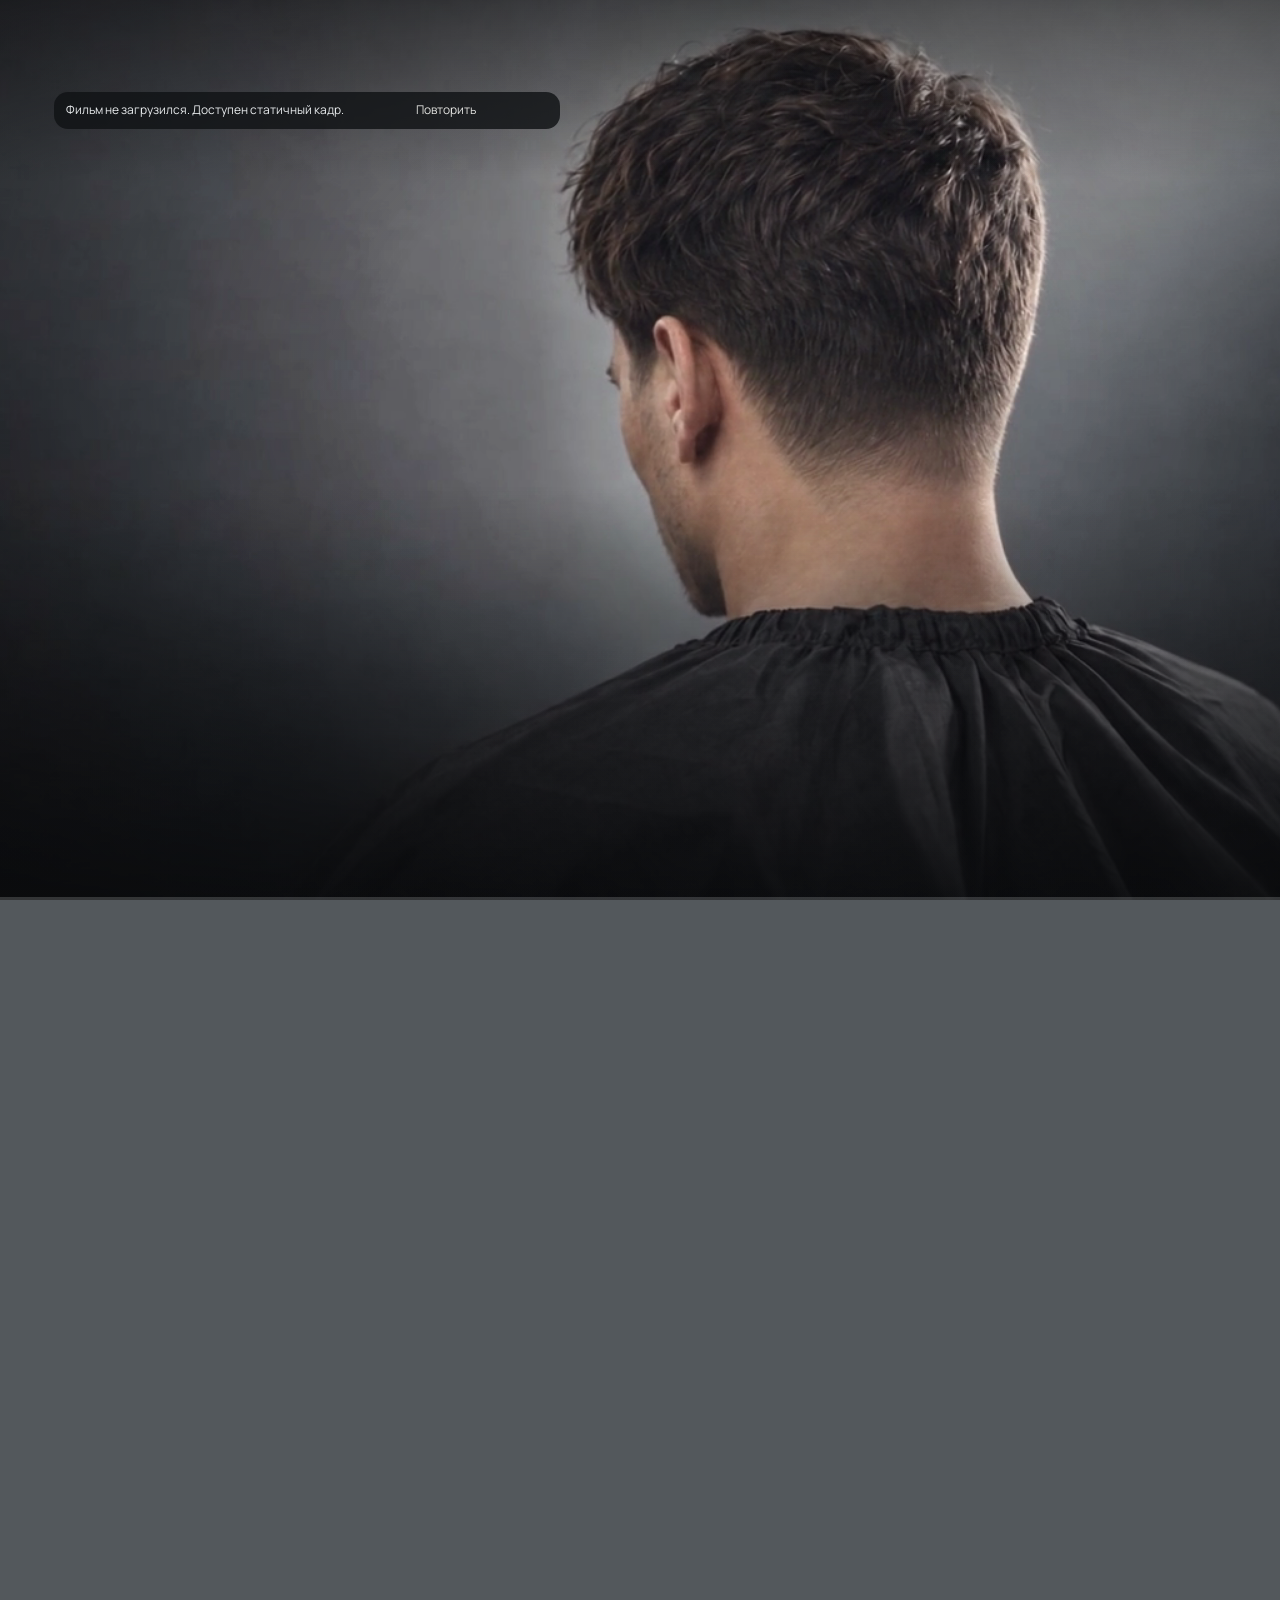
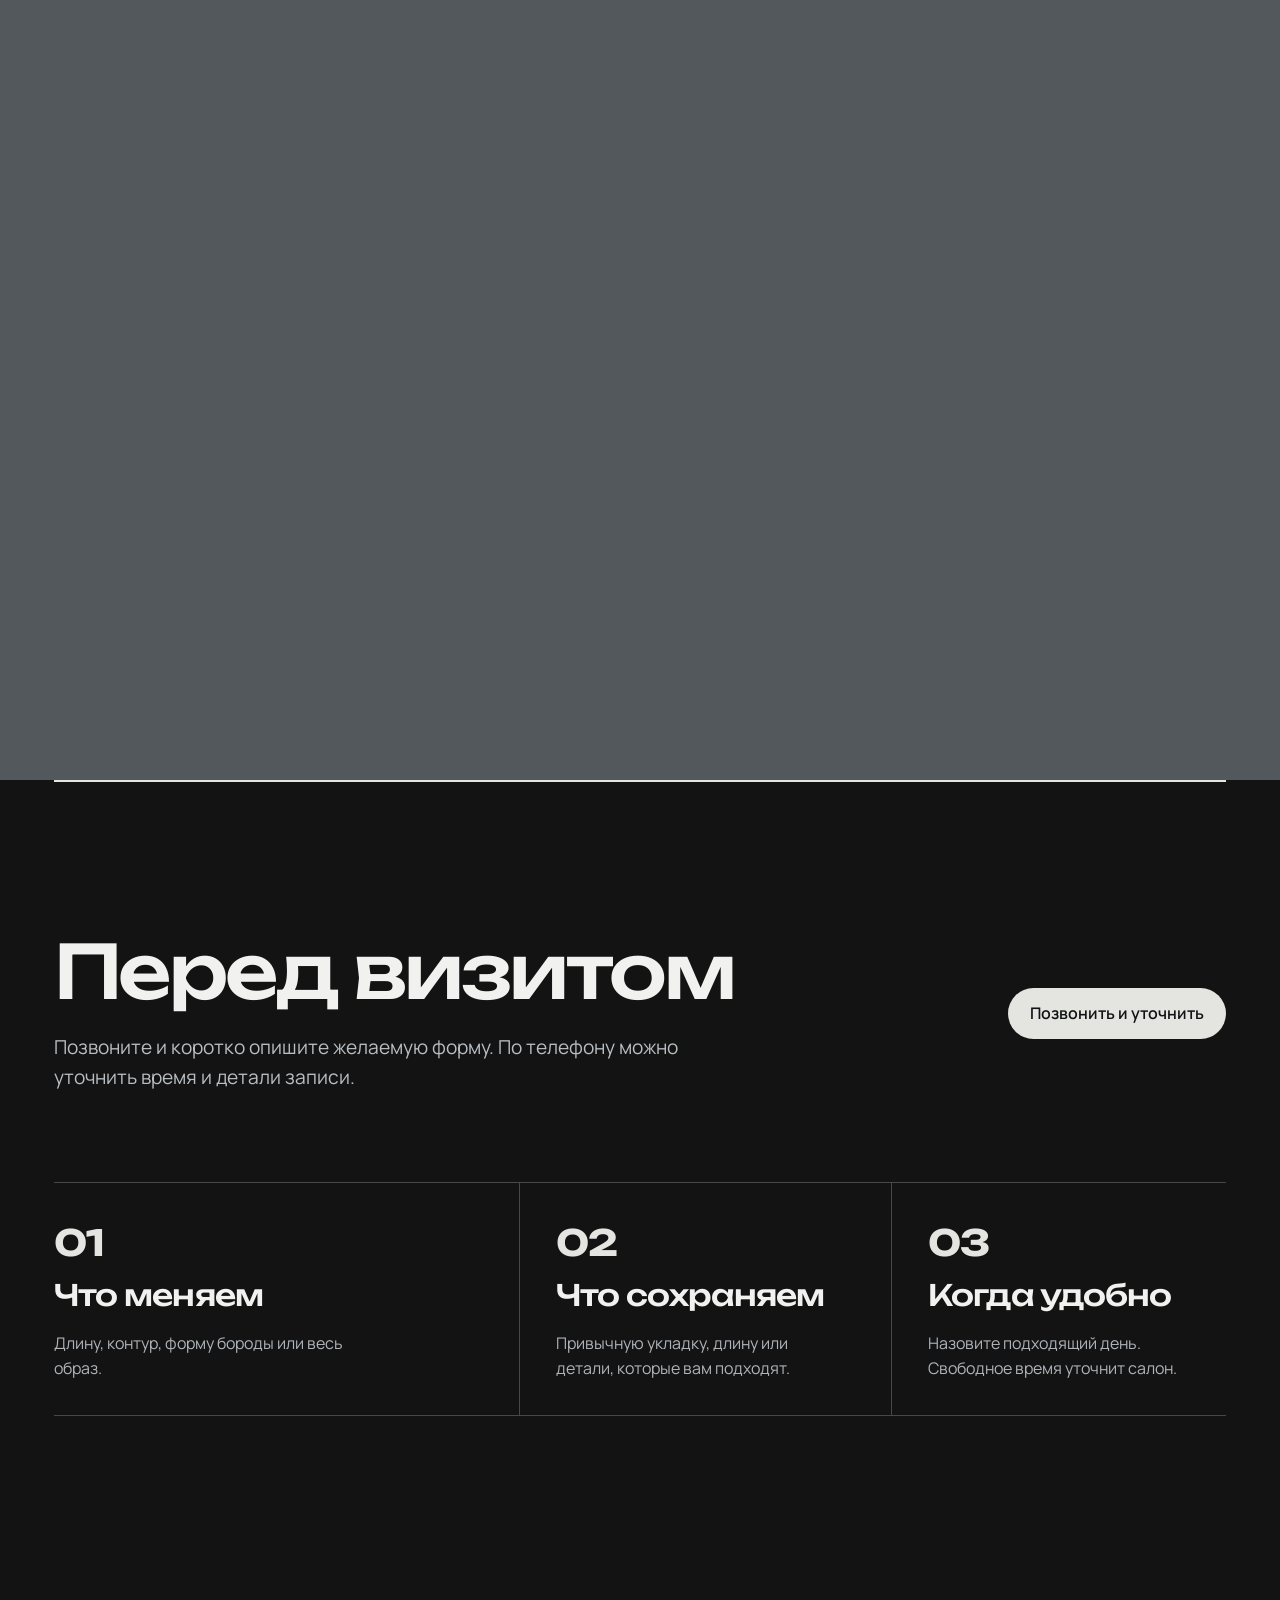
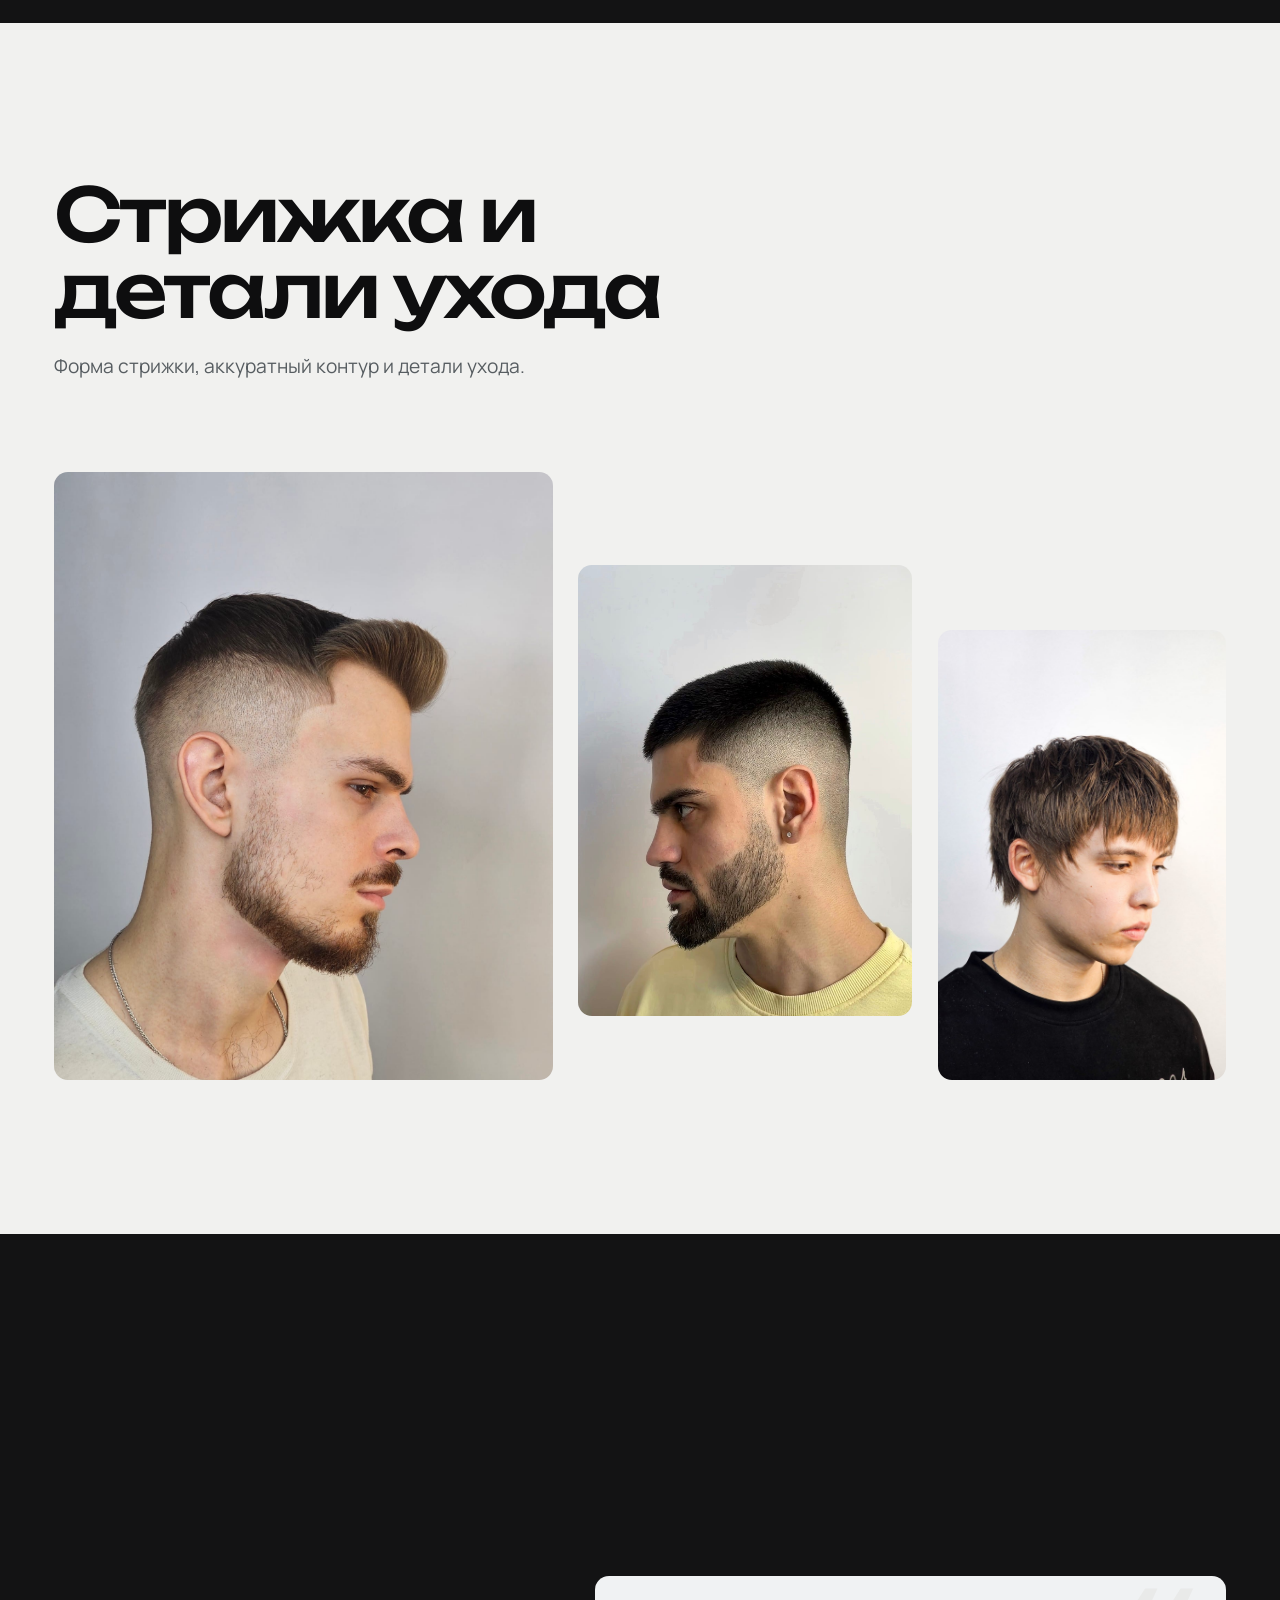
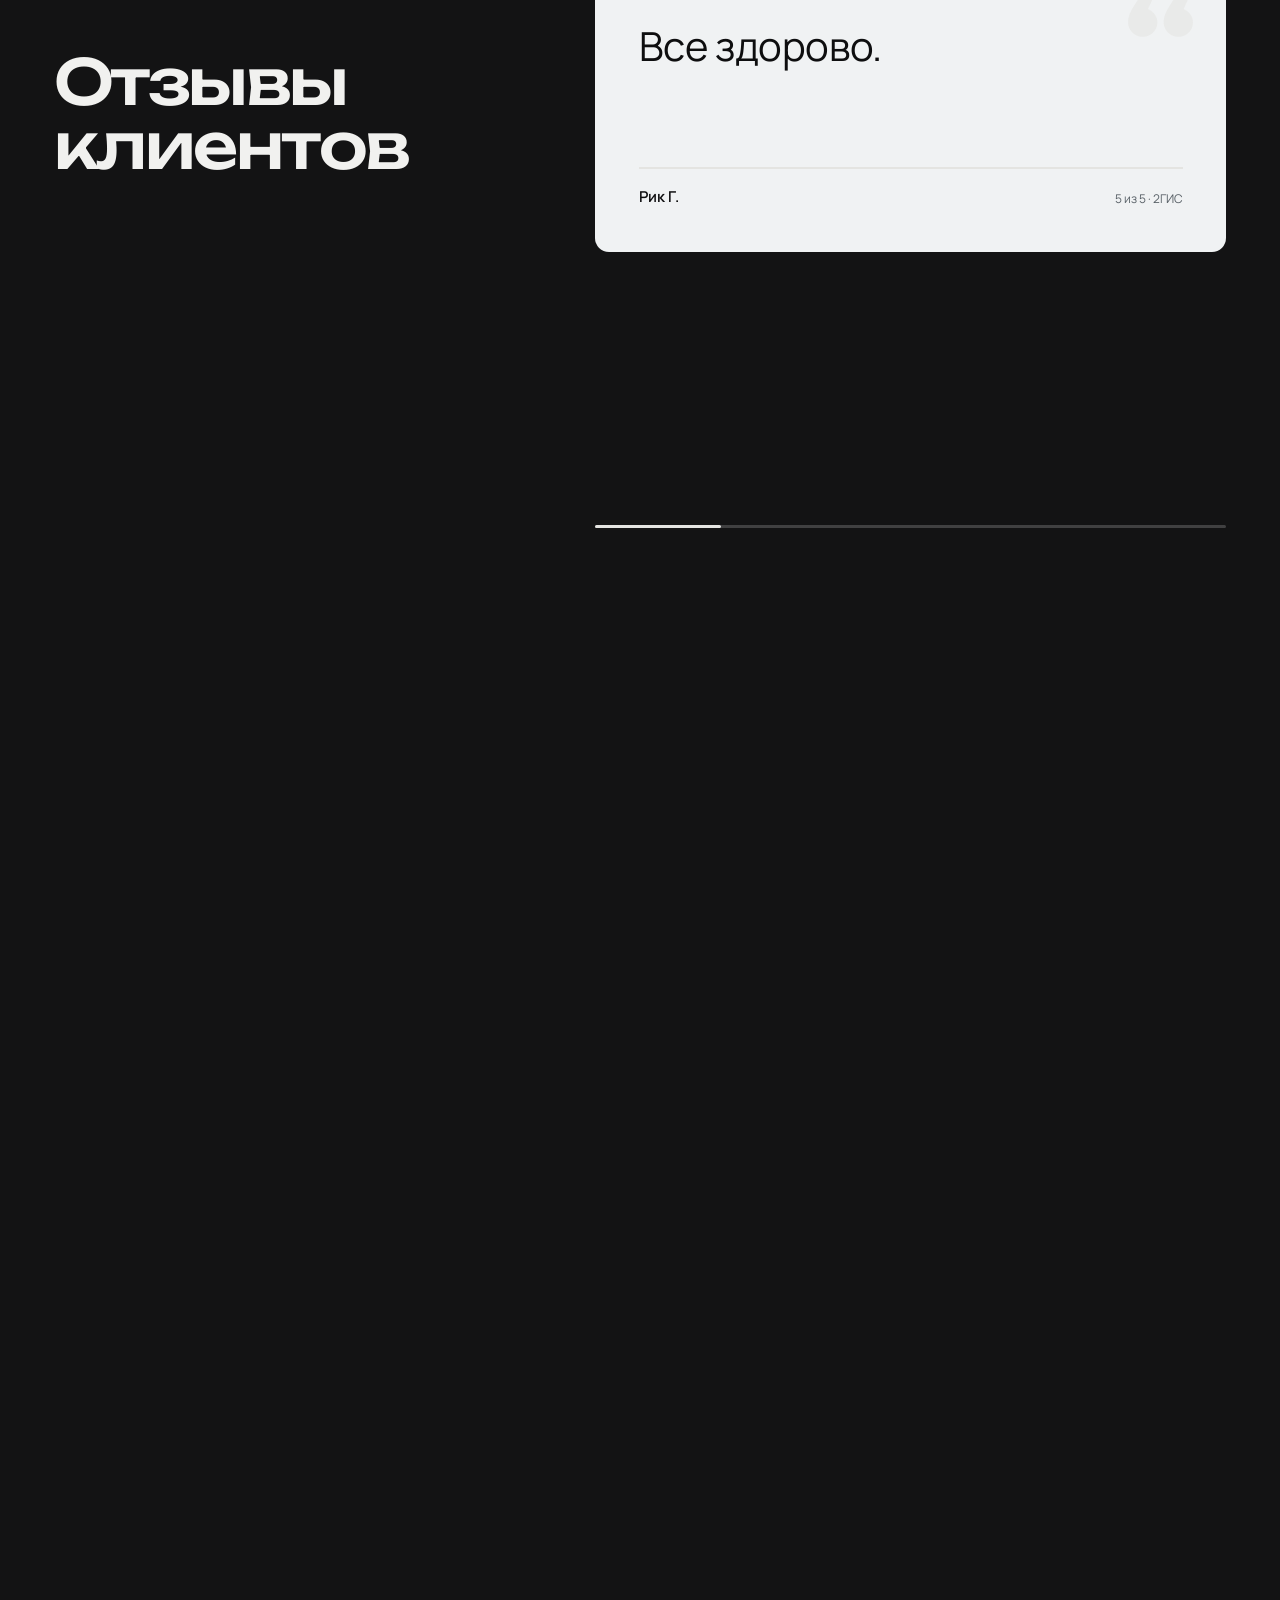
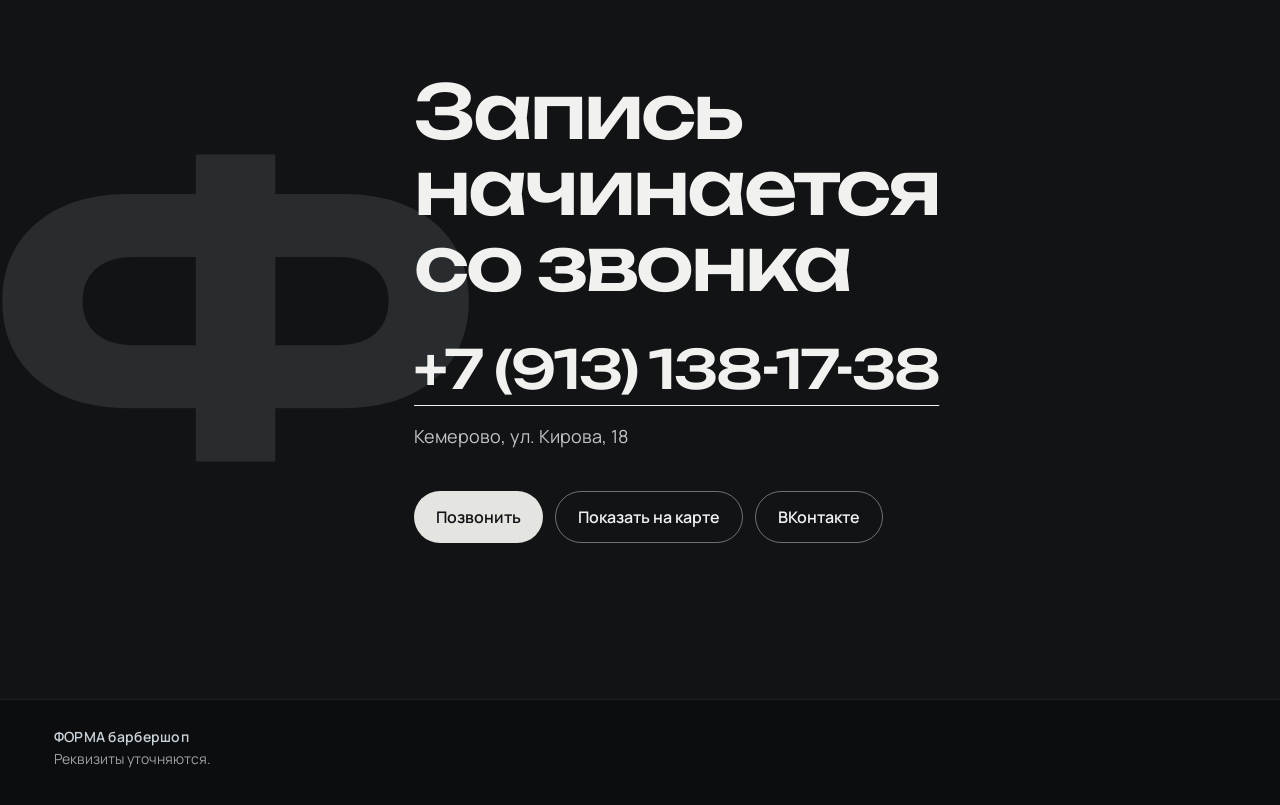
<file: v2/index.html>
<!doctype html>
<html lang="ru">
<head>
  <meta charset="utf-8">
  <meta name="viewport" content="width=device-width, initial-scale=1, viewport-fit=cover">
  <meta name="robots" content="index,follow">
  <meta name="description" content="Барбершоп ФОРМА в Кемерово: ул. Кирова, 18. Запись и уточнение времени по телефону +7 (913) 138-17-38.">
  <link rel="canonical" href="https://formabarber.ru/">
  <link rel="preload" as="image" href="assets/img/first-frame.png" fetchpriority="high">
  <link rel="icon" type="image/png" sizes="64x64" href="assets/favicon.png">
  <link rel="shortcut icon" href="favicon.ico">
  <meta property="og:type" content="website">
  <meta property="og:locale" content="ru_RU">
  <meta property="og:site_name" content="ФОРМА">
  <meta property="og:title" content="ФОРМА Барбершоп | Кемерово, ул. Кирова, 18">
  <meta property="og:description" content="Барбершоп ФОРМА в Кемерово: ул. Кирова, 18. Запись и уточнение времени по телефону +7 (913) 138-17-38.">
  <meta property="og:url" content="https://formabarber.ru/">
  <meta property="og:image" content="https://formabarber.ru/assets/work-1.jpg">
  <meta name="color-scheme" content="dark light">
  <title>ФОРМА Барбершоп | Кемерово, ул. Кирова, 18</title>
  <style>html.lenis,
html.lenis body {
  height: auto;
}

.lenis:not(.lenis-autoToggle).lenis-stopped {
  overflow: clip;
}

.lenis [data-lenis-prevent],
.lenis [data-lenis-prevent-wheel],
.lenis [data-lenis-prevent-touch],
.lenis [data-lenis-prevent-vertical],
.lenis [data-lenis-prevent-horizontal] {
  overscroll-behavior: contain;
}

.lenis.lenis-smooth iframe {
  pointer-events: none;
}

.lenis.lenis-autoToggle {
  transition-property: overflow;
  transition-duration: 1ms;
  transition-behavior: allow-discrete;
}

@font-face {
  font-family: "Unbounded Barber";
  src: url("assets/fonts/unbounded-500.woff2") format("woff2"), url("assets/fonts/unbounded-500.ttf") format("truetype");
  font-weight: 500;
  font-display: swap;
}

@font-face {
  font-family: "Unbounded Barber";
  src: url("assets/fonts/unbounded-700.woff2") format("woff2"), url("assets/fonts/unbounded-700.ttf") format("truetype");
  font-weight: 700;
  font-display: swap;
}

@font-face {
  font-family: "Manrope Barber";
  src: url("assets/fonts/manrope-400.woff2") format("woff2"), url("assets/fonts/manrope-400.ttf") format("truetype");
  font-weight: 400;
  font-display: swap;
}

@font-face {
  font-family: "Manrope Barber";
  src: url("assets/fonts/manrope-600.woff2") format("woff2"), url("assets/fonts/manrope-600.ttf") format("truetype");
  font-weight: 600;
  font-display: swap;
}

:root {
  --ink: #111315;
  --paper: #eef0f1;
  --graphite: #181b1e;
  --accent: #c9d2d8;
  --edge: clamp(20px, 4.2vw, 68px);
  --ease-out: cubic-bezier(0.23, 1, 0.32, 1);
  color-scheme: dark;
  font-synthesis: none;
}

* { box-sizing: border-box; }
html { scroll-behavior: auto; background: var(--graphite); }
body {
  margin: 0;
  min-width: 320px;
  overflow-x: clip;
  background: var(--graphite);
  color: var(--paper);
  font-family: "Manrope Barber", sans-serif;
  font-size: 16px;
  line-height: 1.55;
  text-rendering: optimizeLegibility;
}

::selection { background: var(--accent); color: var(--ink); }
::-webkit-scrollbar { width: 10px; }
::-webkit-scrollbar-track { background: #24282b; }
::-webkit-scrollbar-thumb { background: #70787e; border: 2px solid #24282b; border-radius: 999px; }

a { color: inherit; text-decoration-thickness: 1px; text-underline-offset: 0.3em; }
a, button { -webkit-tap-highlight-color: transparent; }
a:focus-visible, button:focus-visible { outline: 2px solid var(--accent); outline-offset: 5px; }
button { font: inherit; }

.skip-link {
  position: fixed;
  left: 16px;
  top: 12px;
  z-index: 30;
  padding: 10px 14px;
  background: var(--paper);
  color: var(--ink);
  transform: translateY(-160%);
  transition: transform 180ms var(--ease-out);
}
.skip-link:focus { transform: translateY(0); }

.film { position: relative; height: 620dvh; min-height: 3720px; background: #53585c; }
.film__sticky { position: sticky; top: 0; min-height: 100dvh; height: 100dvh; overflow: hidden; isolation: isolate; background: #53585c; }
.film__poster, #scrub-video {
  position: absolute;
  inset: 0;
  z-index: 0;
  width: 100%;
  height: 100%;
  object-fit: cover;
  object-position: 57% 50%;
}
.film__poster { filter: saturate(0.78) contrast(0.94) brightness(1.1); }
#scrub-video { opacity: 0; filter: saturate(0.78) contrast(0.94) brightness(1.1); transition: opacity 280ms var(--ease-out); }
.film__sticky.is-ready #scrub-video { opacity: 1; }
/* Slow one-shot idle "ken burns" -- 1 -> 1.03 over 8s, once, applied identically (same keyframes,
   same trigger class) to poster/video and the cutout canvas so the three stay pixel-aligned; the
   cutout canvas is sized from clientWidth/clientHeight (untransformed layout box, see app.js
   drawCutCanvas), not getBoundingClientRect(), specifically so this shared transform scales it
   visually without double-scaling its backing-store resolution. */
@keyframes film-idle-zoom { from { transform: scale(1); } to { transform: scale(1.03); } }
.film__sticky.is-hero-revealed .film__poster,
.film__sticky.is-hero-revealed #scrub-video,
.film__sticky.is-hero-revealed .hero-name-mask {
  animation: film-idle-zoom 8s var(--ease-out) 1 forwards;
}
.film__veil {
  position: absolute;
  inset: 0;
  z-index: 1;
  opacity: var(--veil-opacity, 1);
  pointer-events: none;
  will-change: opacity;
}
.film__veil::before, .film__veil::after { content: ""; position: absolute; inset: 0; }
.film__veil::before {
  background:
    radial-gradient(ellipse 74% 84% at 56% 42%, transparent 36%, rgba(9, 10, 12, 0.58) 100%),
    linear-gradient(180deg, rgba(9, 10, 12, 0.5) 0%, transparent 20%, transparent 54%, rgba(9, 10, 12, 0.86) 100%);
  opacity: var(--hero-veil-mix, 1);
}
.film__veil::after {
  background: linear-gradient(90deg, rgba(13, 15, 17, 0.96) 0%, rgba(13, 15, 17, 0.88) 24%, rgba(13, 15, 17, 0.42) 38%, rgba(13, 15, 17, 0) 57%);
  opacity: var(--final-veil-mix, 0);
}

.film__loading {
  position: absolute;
  z-index: 8;
  left: var(--edge);
  top: 92px;
  display: grid;
  grid-template-columns: auto minmax(90px, 180px) auto;
  align-items: center;
  gap: 12px;
  padding: 9px 12px;
  border-radius: 14px;
  background: rgba(17, 19, 21, 0.82);
  color: #e7eaec;
  font-size: 12px;
  transition: opacity 180ms var(--ease-out), transform 180ms var(--ease-out);
}
.film__loading > i { width: 100%; height: 2px; background: rgba(255,255,255,0.22); overflow: hidden; }
.film__loading > i::after { content: ""; display: block; width: 46%; height: 100%; background: var(--accent); animation: loading 1.1s ease-in-out infinite alternate; transform-origin: left; }
.film__loading button { border: 0; padding: 0; background: none; color: var(--accent); cursor: pointer; }
.film__loading[hidden] { display: none; }
.film__loading.is-hidden { opacity: 0; transform: translateY(-8px); pointer-events: none; }
@keyframes loading { from { transform: scaleX(0.4); } to { transform: scaleX(1); } }
.film__load { position: absolute; z-index: 6; left: 0; right: 0; bottom: 3px; height: 2px; pointer-events: none; transition: opacity 300ms var(--ease-out); }
.film__load i { display: block; height: 100%; background: var(--accent); transform: scaleX(0); transform-origin: left; transition: transform 240ms linear; }
.film__load.is-done { opacity: 0; }
.film__load.is-wait i { width: 46%; transform: none; transition: none; animation: loading 1.1s ease-in-out infinite alternate; }

/* Name mask wrapper (2026-09-17 rewrite, replaces the old live-video cutout canvas): the "head
   in front of the name" illusion is now produced by punching a hole directly in the *name text
   layer* via a CSS mask, instead of compositing a second, separately-decoded copy of the video
   pixels on top. The mask's alpha is the geometric inverse of the original head/hand cutout PNG
   (transparent under the head/hand, opaque everywhere else -- see the mask PNG referenced by
   config/*.json's media.cutoutMask, derived from the old mask via
   alphaextract+negate+alphamerge), so wherever the head/hand sits, the name is simply absent and
   the real, live <video> element underneath (z-index 0) shows through on its own -- there is only
   ever one source of video pixels on screen, so a stale/ghost frame can no longer exist by
   construction. This wrapper is sized and positioned identically to #scrub-video (inset:0, same
   box) and uses mask-size:cover + mask-position matching #scrub-video's object-position, which is
   mathematically the same cover-fit mapping object-fit:cover itself uses (the mask PNG's pixel
   aspect ratio equals the source video's, 1276x720, so this stays pixel-aligned at any viewport
   size without any JS resize math). The data-URI mask itself is assigned from app.js (per-company
   config), not hardcoded here. */
.hero-name-mask {
  position: absolute;
  inset: 0;
  z-index: 2;
  width: 100%;
  height: 100%;
  -webkit-mask-repeat: no-repeat;
  mask-repeat: no-repeat;
  -webkit-mask-size: cover;
  mask-size: cover;
  -webkit-mask-position: 57% 50%;
  mask-position: 57% 50%;
  pointer-events: none;
}

/* Shared by .hero-name and .hero-bottom: only opacity/filter belong here (the scroll-driven
   fade, set inline from app.js render()); .hero-name keeps its own positioning below, now nested
   inside .hero-name-mask (z-index 2) instead of sitting directly in .film__sticky -- the bottom
   info/actions (z-index 4) still layer above it exactly as required. */
.hero-fade { transition: opacity 180ms linear, filter 180ms linear; }

.hero-name {
  position: absolute;
  z-index: 2;
  left: 50%;
  top: 40%;
  margin: 0;
  width: max-content;
  /* No fixed max-width here on purpose: app.js's fitHeroName() is the sole authority over size,
     measuring the real (unclamped) box via getBoundingClientRect(); a CSS max-width would silently
     cap that measurement while nowrap text keeps overflowing past it, invisibly clipped by
     .film__sticky's overflow:hidden instead of being sized down where it can be seen. */
  /* left, not center (2026-09-17): width:max-content sizes this box to its widest line, so for a
     single line text-align is moot (the box already equals the content width) -- it only matters
     for the two-line .is-wrapped case, where a short second line previously centered itself in
     the middle of the box and could land squarely behind the head-cutout hole (e.g. "YG
     BARBERSHOP" split "YG" / "BARBERSHOP" -- only a stray "Y" stayed visible). Left-aligning both
     lines keeps every line's left edge flush with the long line's left edge instead. */
  text-align: left;
  text-transform: uppercase;
  color: #f5f3ee;
  font-family: "Unbounded Barber", sans-serif;
  font-weight: 700;
  line-height: 0.9;
  letter-spacing: -0.03em;
  white-space: nowrap;
  transform: translate(-50%, calc(-50% - var(--name-lift, 0px)));
  text-shadow: 0 18px 54px rgba(6, 7, 9, 0.35);
  will-change: transform, opacity;
}
/* Each line is its own block child, so two lines stack vertically on their own -- white-space
   stays nowrap per span always, so a line can never wrap again internally mid-word. */
.hero-name span { display: block; white-space: nowrap; }

.hero-bottom { position: absolute; inset: 0; z-index: 4; pointer-events: none; }
.hero-bottom .hero-info, .hero-bottom .hero-actions { pointer-events: auto; }
.hero-info {
  position: absolute;
  left: var(--edge);
  bottom: clamp(28px, 5.4vh, 56px);
  max-width: min(40vw, 560px);
  color: #f2f4f5;
}
.hero-info__rating { display: flex; align-items: baseline; gap: 10px; margin: 0 0 16px; font-size: 15px; text-shadow: 0 4px 16px rgba(0,0,0,.55); }
.hero-info__rating[hidden] { display: none; }
.hero-info__stars { color: var(--accent); letter-spacing: 2px; font-size: 16px; }
.hero-info__rating b { font-weight: 700; }
.hero-info__rating em { font-style: normal; opacity: .74; }
.hero-info__tagline { margin: 0; max-width: 20ch; color: #f2f4f5; font-family: "Unbounded Barber", sans-serif; font-size: clamp(19px, 1.65vw, 26px); font-weight: 500; line-height: 1.18; letter-spacing: -0.03em; text-shadow: 0 5px 22px rgba(0,0,0,0.55); text-wrap: balance; }
.hero-info__tagline span { display: block; }
.hero-info__address { margin: 14px 0 0; font-style: normal; max-width: 30ch; color: #dfe3e5; font-size: clamp(13px, 1.05vw, 15px); line-height: 1.4; text-shadow: 0 4px 16px rgba(0,0,0,.55); }
.hero-actions {
  position: absolute;
  right: var(--edge);
  bottom: clamp(28px, 5.4vh, 56px);
  display: flex;
  gap: 12px;
}
.hero-actions__gallery { color: #f2f4f5; }
.button--accent { background: var(--accent-btn-bg, var(--accent)); color: var(--accent-btn-text, #111315); }
.button--ghost { border: 1px solid rgba(238,240,241,.58); background: rgba(17,19,21,.24); color: #f2f4f5; }

/* Load-in stagger (2026-09-17): name -> rating/tagline -> buttons, ~100ms apart, gated by
   .film__sticky.is-hero-revealed (added once in showReady()); each own opacity is independent of
   the scroll-driven .hero-fade opacity set inline by app.js render(), so the two effects compose
   instead of fighting. */
.hero-name, .hero-info, .hero-actions { opacity: 0; transition: opacity 640ms var(--ease-out); }
.hero-name { transition-delay: 0ms; }
.hero-info { transition-delay: 100ms; }
.hero-actions { transition-delay: 200ms; }
.film__sticky.is-hero-revealed .hero-name,
.film__sticky.is-hero-revealed .hero-info,
.film__sticky.is-hero-revealed .hero-actions { opacity: 1; }

.scene-caption {
  position: absolute;
  z-index: 4;
  width: min(30vw, 420px);
  opacity: var(--caption-opacity, 0);
  transform: translate3d(0, var(--caption-y, 30px), 0);
  color: #f2f4f5;
  text-shadow: 0 4px 20px rgba(0, 0, 0, 0.72);
  pointer-events: none;
  will-change: opacity, transform;
}
.scene-caption::before { content: ""; display: block; width: clamp(58px, 5.8vw, 84px); height: 2px; margin-bottom: 15px; background: var(--accent); transform: scaleX(var(--caption-line, 0)); transform-origin: left center; }
.scene-caption[data-position="left-high"] { left: 4vw; top: 12vh; }
.scene-caption[data-position="right-high"] { left: auto; right: 4vw; top: 12vh; }
.scene-caption[data-position="right-low"] { left: auto; right: 4vw; top: 64vh; }
.scene-caption[data-position="left-middle"] { left: 4vw; top: 14vh; }
.final-card {
  left: 5.5vw;
  right: auto;
  top: 52%;
  position: absolute;
  z-index: 4;
  width: min(32vw, 460px);
  color: #f2f4f5;
  text-align: left;
  opacity: var(--final-card-opacity, 0);
  transform: translate3d(0, calc(-50% + var(--final-card-y, 24px)), 0);
  pointer-events: none;
  text-shadow: 0 5px 22px rgba(0,0,0,.58);
  will-change: opacity, transform;
}
.final-card[aria-hidden="false"] { pointer-events: auto; }
.final-card__eyebrow {
  display: flex;
  align-items: center;
  gap: 12px;
  margin: 0 0 16px;
  color: #d9dee1;
  font-size: 12px;
  font-weight: 600;
  line-height: 1.2;
  letter-spacing: .08em;
  text-transform: uppercase;
}
.final-card__eyebrow::before { content: ""; width: clamp(48px, 4.4vw, 64px); height: 2px; flex: 0 0 auto; background: var(--accent); }
.final-card__identity { min-height: 1px; }
.final-card__wordmark {
  margin: 0;
  color: #f2f4f5;
  font-family: "Unbounded Barber", sans-serif;
  font-size: clamp(52px, 4.6vw, 68px);
  font-weight: 700;
  line-height: .86;
  letter-spacing: -0.04em;
}
.final-card__wordmark span { display: block; }
.final-card__logo { display: block; width: auto; max-width: min(100%, 340px); max-height: 112px; object-fit: contain; object-position: left center; }
.final-card__logo[hidden] { display: none; }
.final-card__location { margin: 22px 0 0; max-width: 28ch; color: #e3e7e9; font-size: clamp(14px, 1.2vw, 17px); line-height: 1.42; }
.final-card__cta { width: fit-content; margin-top: 24px; border: 1px solid rgba(238,240,241,.62); background: #eef0f1; color: #111315; text-shadow: none; }
.scene-caption strong { display: block; max-width: 13ch; overflow: hidden; clip-path: inset(0 0 var(--title-clip, 100%) 0); transform: translate3d(0, var(--title-shift, 14px), 0); font-family: "Unbounded Barber", sans-serif; font-size: clamp(50px, 3.9vw, 58px); line-height: 1.02; letter-spacing: -0.04em; font-weight: 500; text-wrap: balance; }
.scene-caption span { display: block; max-width: 34ch; margin-top: 10px; opacity: var(--caption-note-opacity, 0); transform: translate3d(0, var(--note-shift, 10px), 0); color: #e1e5e7; font-size: clamp(15px, 1.18vw, 17px); line-height: 1.45; }
.film-progress { position: absolute; z-index: 5; left: 0; right: 0; bottom: 0; height: 3px; background: rgba(238,240,241,0.18); }
.film-progress i { display: block; height: 100%; width: 100%; background: var(--accent); transform: scaleX(0); transform-origin: left; }

.visit, .gallery-section, .reviews-section, .contact { padding: clamp(96px, 12vw, 176px) var(--edge); }
/* B3: top accent line, drawn in (scaleX 0->1) once .visit enters view via the existing
   .has-reveal-motion/.is-inview reveal pair app.js already toggles for this section. */
.visit { position: relative; background: var(--graphite); }
.visit::before { content: ""; position: absolute; top: 0; left: var(--edge); right: var(--edge); height: 2px; background: var(--accent); transform-origin: left; transform: scaleX(1); transition: transform 700ms var(--ease-out); }
.has-reveal-motion .visit:not(.is-inview)::before { transform: scaleX(0); }
.section-heading { display: flex; flex-direction: column; gap: 24px; max-width: 900px; margin-bottom: clamp(56px, 7vw, 96px); }
.section-heading h2, .contact h2 { margin: 0; font-family: "Unbounded Barber", sans-serif; font-size: clamp(38px, 5.8vw, 82px); line-height: 1.02; letter-spacing: -0.04em; font-weight: 500; text-wrap: balance; }
.section-heading p { margin: 0; max-width: 58ch; color: #b8bec2; font-size: clamp(17px, 1.5vw, 20px); }
/* B3: CTA sits beside the heading text on wide viewports, below it on narrow ones (natural DOM
   order already puts the button after .section-heading__text). */
.visit .section-heading { max-width: none; gap: 28px; }
.visit .section-heading__text { display: flex; flex-direction: column; gap: 24px; max-width: 900px; }
.visit__choices { display: grid; grid-template-columns: 1.25fr 1fr 0.9fr; gap: 0; margin-bottom: 54px; border-top: 1px solid rgba(238,240,241,0.24); }
/* B3: large accent step numbers above each column. */
.visit__choices { counter-reset: visit-step; }
/* padding-top 90px (2026-09-17 fix, was 62px): the number (top:32px, 36px font, ~43px rendered
   line-height) previously ended around y=75px while the column heading started at y=62px,
   overlapping it -- 90px leaves a clean ~15px gap below the number instead. */
.visit__choices article { position: relative; padding: 90px clamp(18px, 2.8vw, 42px) 34px 0; border-bottom: 1px solid rgba(238,240,241,0.24); }
.visit__choices article::before { counter-increment: visit-step; content: counter(visit-step, decimal-leading-zero); position: absolute; top: 32px; left: 0; font-family: "Unbounded Barber", sans-serif; font-size: 36px; font-weight: 700; color: var(--accent); letter-spacing: -.02em; }
.visit__choices article + article { padding-left: clamp(18px, 2.8vw, 42px); border-left: 1px solid rgba(238,240,241,0.24); }
.visit__choices article + article::before { left: clamp(18px, 2.8vw, 42px); }
.visit__choices h3 { margin: 0 0 12px; font-family: "Unbounded Barber", sans-serif; font-size: clamp(24px, 2.3vw, 32px); font-weight: 500; letter-spacing: -0.03em; }
.visit__choices p { margin: 0; max-width: 29ch; color: #aeb4b8; }

.button { display: inline-flex; min-height: 50px; align-items: center; justify-content: center; padding: 13px 22px; border-radius: 999px; font-weight: 600; text-decoration: none; white-space: nowrap; transition: transform 160ms var(--ease-out), background-color 180ms var(--ease-out), color 180ms var(--ease-out), border-color 180ms var(--ease-out); }
.button:active { transform: scale(0.97); }
.button--light { background: var(--accent); color: #111315; }
.button--line { border: 1px solid rgba(238,240,241,0.42); color: #eef0f1; }

.gallery-section { background: var(--paper); color: var(--ink); }
.section-heading--dark p { color: #575d61; }
.gallery { display: grid; grid-template-columns: 1.42fr 0.95fr 0.82fr; align-items: end; gap: clamp(12px, 2vw, 28px); }
.gallery figure { margin: 0; overflow: hidden; border-radius: 14px; background: #d4d7d9; }
.gallery figure:nth-child(1) { aspect-ratio: 0.82; }
.gallery figure:nth-child(2) { aspect-ratio: 0.74; margin-bottom: clamp(26px, 5vw, 84px); }
.gallery figure:nth-child(3) { aspect-ratio: 0.64; }
.gallery img { display: block; width: 100%; height: 100%; object-fit: cover; object-position: center; }

.visually-hidden { position: absolute !important; width: 1px !important; height: 1px !important; padding: 0 !important; margin: -1px !important; overflow: hidden !important; clip: rect(0,0,0,0) !important; white-space: nowrap !important; border: 0 !important; }
.reviews-section { --review-count: 1; position: relative; height: calc((var(--review-count) + .65) * 100dvh); min-height: 980px; padding: 0 var(--edge); background: var(--graphite); color: var(--paper); }
.reviews-section.is-single { height: auto; min-height: 0; padding-top: 112px; padding-bottom: 112px; }
.reviews-section.is-single .reviews-sticky { position: relative; height: auto; min-height: 0; }
.reviews-section.is-single .reviews-stage { min-height: 360px; }
.reviews-section.is-single .review-card { --review-y: 0vh; --review-opacity: 1; --review-scale: 1; }
.reviews-sticky { position: sticky; top: 0; min-height: 100dvh; height: 100dvh; display: grid; grid-template-columns: minmax(280px, .82fr) minmax(420px, 1.18fr); gap: clamp(54px, 8vw, 132px); align-items: center; padding-top: 88px; padding-bottom: 28px; overflow: hidden; }
.reviews-heading { align-self: center; display: flex; flex-direction: column; align-items: flex-start; gap: 30px; }
.reviews-heading h2 { max-width: 9ch; margin: 0; font-family: "Unbounded Barber", sans-serif; font-size: clamp(42px, 4.9vw, 70px); line-height: 1.02; letter-spacing: -0.04em; font-weight: 500; text-wrap: balance; }
.reviews-status { display: flex; align-items: baseline; gap: 8px; color: #aeb4b8; font-size: 13px; font-variant-numeric: tabular-nums; letter-spacing: .08em; }
.reviews-stage { position: relative; align-self: stretch; min-height: 0; }
.reviews-track { position: absolute; inset: 0; overflow: visible; outline: none; touch-action: pan-y; }
.reviews-track:focus-visible::after { content: ""; position: absolute; inset: 12% -10px; border: 2px solid var(--accent); border-radius: 16px; pointer-events: none; }
.review-card { --review-y: 90vh; --review-opacity: 0; --review-scale: .985; position: absolute; z-index: var(--review-z, 1); left: 0; right: 0; top: 50%; min-height: 276px; display: flex; flex-direction: column; justify-content: space-between; gap: 34px; margin: 0; padding: clamp(30px, 3.4vw, 46px); overflow: hidden; border-radius: 14px; background: #e3e7e9; color: var(--ink); opacity: var(--review-opacity); transform: translate3d(0, calc(-50% + var(--review-y)), 0) scale(var(--review-scale)); will-change: transform, opacity; }
.review-card::before { content: "“"; position: absolute; right: 26px; top: -6px; color: var(--accent); opacity: .55; font-family: "Unbounded Barber", sans-serif; font-size: 150px; line-height: 1; pointer-events: none; }
.review-card.is-current { background: #f0f2f3; }
/* B1: large typographic quote. Base size/clamp is the resting state; app.js's fitReviewCard()
   shrinks font-size (inline style, wins over this clamp) in 1px steps down to a ~22px floor only
   when a long review would otherwise overflow the pinned stage -- text is never clipped or
   ellipsis-truncated. */
/* Full card width (2026-09-17 fix): the quote used to be capped at max-width:60% of the card,
   leaving the right half empty -- the mark (::before) is behind the text (z-index:auto vs the
   blockquote's own z-index:1) and only occupies the very top-right corner, so no horizontal
   reservation is needed for it. Wraps by word at the browser default (no forced break). */
.review-card blockquote { position: relative; z-index: 1; margin: 0; max-width: 100%; font-size: clamp(30px, 3.2vw, 40px); line-height: 1.3; letter-spacing: -.01em; font-weight: 400; }
.review-card footer { min-height: 30px; display: flex; align-items: flex-end; justify-content: space-between; gap: 18px; padding-top: 16px; border-top: 2px solid var(--accent); background: none; color: #596167; font-size: 12px; }
.review-card cite { color: var(--ink); font-style: normal; font-weight: 600; font-size: 15px; }
/* B1: thin accent progress line replaces the "02 / 04" counter (still present in the DOM as
   .visually-hidden for aria-live, see template.html) -- app.js sets --rprog on .reviews-stage. */
.reviews-stage::after { content: ""; position: absolute; left: 0; right: 0; bottom: -22px; height: 3px; background: color-mix(in srgb, var(--accent) 22%, transparent); border-radius: 2px; }
.reviews-stage::before { content: ""; position: absolute; z-index: 3; left: 0; bottom: -22px; height: 3px; width: var(--rprog, 0%); background: var(--accent); border-radius: 2px; transition: width .5s ease; }

.has-reveal-motion .visit:not(.is-inview) .section-heading,
.has-reveal-motion .gallery-section:not(.is-inview) .section-heading,
.has-reveal-motion .reviews-section:not(.is-inview) .reviews-heading,
.has-reveal-motion .contact:not(.is-inview) .contact__content { opacity: 0; transform: translateY(22px); clip-path: inset(0 0 22% 0); }
.section-heading, .reviews-heading, .contact__content { transition: opacity 620ms var(--ease-out), transform 620ms var(--ease-out), clip-path 620ms var(--ease-out); }
.has-reveal-motion .gallery-section:not(.is-inview) .gallery figure { opacity: 0; transform: translateY(18px); }
.gallery figure { transition: opacity 620ms var(--ease-out), transform 620ms var(--ease-out); }
.gallery figure:nth-child(2) { transition-delay: 60ms; }
.gallery figure:nth-child(3) { transition-delay: 120ms; }

.contact { position: relative; min-height: min(780px, 92dvh); display: grid; grid-template-columns: minmax(150px, 0.5fr) minmax(0, 1.5fr); align-items: center; gap: 7vw; background: #111315; overflow: hidden; }
.contact__mark { color: rgba(201,210,216,0.13); font-family: "Unbounded Barber", sans-serif; font-size: clamp(200px, 30vw, 470px); line-height: 0.8; font-weight: 700; transform: translateX(-0.16em); }
.contact__content { position: relative; z-index: 1; max-width: 840px; }
.contact__phone { display: inline-block; margin-top: 38px; font-family: "Unbounded Barber", sans-serif; font-size: clamp(25px, 4.2vw, 60px); line-height: 1.1; letter-spacing: -0.035em; font-weight: 500; }
.contact address { margin-top: 24px; color: #bec4c8; font-style: normal; font-size: 18px; }
.contact__actions { display: flex; flex-wrap: wrap; gap: 12px; margin-top: 40px; }

@media (hover: hover) and (pointer: fine) {
  .button:hover { transform: translateY(-2px); }
}

@media (min-width: 1024px) {
  /* B3: CTA moves onto the same row as the heading, right-aligned and vertically centered with
     it; below 1024px the button stays in normal DOM flow after .section-heading__text (under the
     paragraph). */
  .visit .section-heading { flex-direction: row; align-items: center; justify-content: space-between; flex-wrap: wrap; }
  .visit .section-heading__text { flex: 1; min-width: 260px; }
  .visit__cta { flex: 0 0 auto; }
}

@media (max-width: 760px) {
  .film { height: 540dvh; min-height: 3240px; }
  /* Full-bleed on mobile too (no cropped-below-header band, no separate grey plaque behind the
     name): only the object-position shifts to keep the head in frame under the header. */
  .film__poster, #scrub-video { object-position: 62% 30%; }
  /* Mask-position must track the same object-position shift so the name-hole stays aligned with
     the head at this breakpoint too (still visible down to 601px; fully disabled at <=600px
     below). */
  .hero-name-mask { -webkit-mask-position: 62% 30%; mask-position: 62% 30%; }
  .film__veil::before {
    background:
      radial-gradient(ellipse 120% 62% at 58% 22%, transparent 30%, rgba(9, 10, 12, 0.62) 100%),
      linear-gradient(180deg, rgba(9, 10, 12, 0.66) 0%, rgba(9, 10, 12, 0.28) 22%, transparent 40%, transparent 58%, rgba(9, 10, 12, 0.9) 100%);
  }
  .film__veil::after { bottom: auto; height: 350px; background: linear-gradient(90deg, rgba(13,15,17,0.95) 0%, rgba(13,15,17,0.82) 58%, rgba(13,15,17,0.16) 100%); }
  .film__loading { left: 18px; right: 18px; top: 78px; grid-template-columns: auto 1fr auto; }
  .hero-name { top: calc(64px + 6.5vh); transform: translate(-50%, calc(0px - var(--name-lift, 0px))); }
  .hero-info { left: 18px; right: 18px; max-width: none; bottom: clamp(112px, 24vh, 168px); }
  .hero-info__tagline { max-width: none; font-size: 17px; }
  .hero-actions { left: 18px; right: 18px; bottom: clamp(24px, 4.4vh, 40px); flex-direction: column; gap: 10px; }
  .hero-actions .button { width: 100%; }
  .scene-caption, .scene-caption[data-position="left-high"], .scene-caption[data-position="right-high"], .scene-caption[data-position="right-low"], .scene-caption[data-position="left-middle"] { left: 18px; right: 18px; top: 84px; bottom: auto; width: auto; text-align: left; }
  .final-card {
    left: 18px;
    right: 18px;
    top: 82px;
    bottom: auto;
    width: auto;
    text-align: left;
    transform: translate3d(0, var(--final-card-y, 24px), 0);
  }
  .final-card__eyebrow { gap: 10px; margin-bottom: 10px; font-size: 10px; }
  .final-card__eyebrow::before { width: 42px; }
  .final-card__wordmark { font-size: clamp(34px, 10vw, 39px); line-height: .86; }
  .final-card__logo { max-width: 250px; max-height: 68px; }
  .final-card__location { margin-top: 12px; font-size: 13px; line-height: 1.35; }
  .final-card__cta { min-height: 42px; margin-top: 14px; padding: 10px 18px; font-size: 13px; }
  .scene-caption::before { width: 58px; margin-bottom: 12px; }
  .scene-caption strong { max-width: 16ch; font-size: clamp(34px, 9.2vw, 37px); line-height: .98; }
  .scene-caption span { max-width: 40ch; margin-top: 5px; font-size: 14px; line-height: 1.34; }
  .visit, .gallery-section, .reviews-section, .contact { padding: 92px 18px; }
  .section-heading { margin-bottom: 48px; }
  .section-heading h2, .contact h2 { font-size: clamp(35px, 11vw, 52px); }
  .visit__choices { grid-template-columns: 1fr; }
  /* Same number/heading gap reasoning as the desktop rule above -- mobile's own top padding was
     25px, well under the ~75px the number needs. */
  .visit__choices article { padding: 90px 0 27px; }
  .visit__choices article + article { padding-left: 0; border-left: 0; }
  .button { width: 100%; }
  .gallery { grid-template-columns: 1fr; gap: 14px; }
  .gallery figure, .gallery figure:nth-child(1), .gallery figure:nth-child(2), .gallery figure:nth-child(3) { aspect-ratio: 4 / 3; margin: 0; }
  .gallery figure:nth-child(1) img { object-position: center 24%; }
  .reviews-section { padding: 0 18px; min-height: 900px; }
  .reviews-sticky { grid-template-columns: 1fr; grid-template-rows: auto minmax(0, 1fr); gap: 18px; padding-top: 84px; padding-bottom: 18px; }
  .reviews-heading { align-self: start; gap: 12px; }
  .reviews-heading h2 { max-width: none; font-size: clamp(30px, 9.2vw, 38px); }
  .reviews-status { font-size: 12px; }
  .reviews-stage { align-self: stretch; }
  .reviews-track:focus-visible::after { inset: 8% -5px; }
  .review-card { min-height: 218px; padding: 26px 22px; }
  .review-card blockquote { font-size: 18px; }
  .review-card footer { align-items: flex-start; flex-direction: column; gap: 7px; }
  .contact { min-height: 760px; grid-template-columns: 1fr; align-content: center; gap: 22px; }
  .contact__mark { position: absolute; inset: 90px auto auto -18px; font-size: 260px; }
  .contact__phone { margin-top: 32px; font-size: clamp(23px, 7.2vw, 32px); }
  .contact__actions { flex-direction: column; }
}

/* Requirement 7 is explicit about this breakpoint (<=600px, not 760): a narrow portrait crop
   zooomed in on the head leaves the cutout silhouette covering almost the full width, which would
   hide the name completely rather than only its middle (the desktop effect, where the head only
   crosses the centre of a much wider line) -- so on the phone the name is simply a plain readable
   overlay over the darkened image, no behind-the-head cutout. */
@media (max-width: 600px) {
  .hero-name-mask { -webkit-mask-image: none; mask-image: none; }
}

@media (prefers-reduced-motion: reduce) {
  html { scroll-behavior: auto; }
  *, *::before, *::after { animation-duration: 0.01ms !important; animation-iteration-count: 1 !important; transition-duration: 0.01ms !important; }
  .film { height: 100dvh; min-height: 680px; }
  .film__sticky { position: relative; }
  #scrub-video { display: none; }
  .hero-name-mask { -webkit-mask-image: none; mask-image: none; }
  .hero-name, .hero-info, .hero-actions { opacity: 1 !important; filter: none !important; transform: translate(-50%, -50%) !important; }
  .hero-info, .hero-actions { transform: none !important; }
  .scene-caption, .final-card, .film-progress, .film__loading, .film__load { display: none; }
  .has-reveal-motion .section-heading, .has-reveal-motion .reviews-heading, .has-reveal-motion .contact__content, .has-reveal-motion .gallery figure { opacity: 1 !important; transform: none !important; clip-path: none !important; }
  .reviews-section { height: auto !important; min-height: 0; padding-top: 96px; padding-bottom: 96px; }
  .reviews-sticky { position: relative; height: auto; min-height: 0; grid-template-columns: minmax(260px, .82fr) minmax(0, 1.18fr); align-items: start; padding: 0; overflow: visible; }
  .reviews-stage { min-height: 0; }
  .reviews-track { position: relative; display: grid; gap: 18px; }
  .review-card { position: relative; top: auto; min-height: 0; opacity: 1 !important; transform: none !important; }
}

@media (max-width: 760px) and (prefers-reduced-motion: reduce) {
  .reviews-sticky { grid-template-columns: 1fr; grid-template-rows: auto auto; }
}

@media (prefers-reduced-transparency: reduce) {
  .scene-caption { text-shadow: 0 3px 10px #000, 0 0 1px #000; }
}
.legal { background: #0c0d0f; color: #9aa1a6; padding: 26px var(--edge) 34px; font-size: 14px; line-height: 1.6; border-top: 1px solid rgba(238,240,241,.08); }
.legal__title { margin: 0 0 6px; color: #c9d2d8; font-weight: 600; letter-spacing: .02em; }
.legal p { margin: 0; max-width: 760px; }
</style>
</head>
<body>
  <a class="skip-link" href="#visit">К контактам</a>

  <main id="top">
    <section class="film" id="film" aria-labelledby="hero-title">
      <div class="film__sticky">
        <img class="film__poster" data-poster src="assets/img/first-frame.png" fetchpriority="high" alt="" aria-hidden="true">
        <video id="scrub-video" muted playsinline preload="auto" aria-label="Стилизованный ролик о процессе мужской стрижки"></video>
        <div class="hero-name-mask" data-hero-name-mask>
          <h1 id="hero-title" class="hero-name hero-fade" data-hero-name><span>ФОРМА</span></h1>
        </div>
        <div class="film__veil" aria-hidden="true"></div>

        <div class="film__loading" role="status" aria-live="polite" hidden>
          <span></span>
          <i aria-hidden="true"></i>
          <button type="button" hidden>Повторить</button>
        </div>
        <div class="film__load is-wait" aria-hidden="true"><i></i></div>

        <div class="hero-bottom hero-fade">
          <div class="hero-info">
            <div class="hero-info__rating" data-hero-rating hidden>
              <span class="hero-info__stars" data-rating-stars aria-hidden="true">★★★★★</span>
              <b data-rating-value></b>
              <em data-rating-meta></em>
            </div>
            <p class="hero-info__tagline"><span>Новый образ.</span> <span>Новое ощущение себя.</span></p>
            <address class="hero-info__address"><span data-city>Кемерово</span>, <span data-address>ул. Кирова, 18</span></address>
          </div>
          <div class="hero-actions">
            <a class="button button--accent hero-actions__book" data-hero-book href="tel:+79131381738">Записаться</a>
            <a class="button button--ghost hero-actions__gallery" href="#gallery">Смотреть работы</a>
          </div>
        </div>

        <div class="scene-caption" aria-live="polite">
          <strong></strong>
          <span></span>
        </div>

        <div class="final-card" aria-hidden="true">
          <p class="final-card__eyebrow" data-final-eyebrow></p>
          <div class="final-card__identity">
            <img class="final-card__logo" data-final-logo alt="" hidden>
            <p class="final-card__wordmark" data-final-wordmark></p>
          </div>
          <p class="final-card__location"><span data-city>Кемерово</span><br><span data-address>ул. Кирова, 18</span></p>
          <a class="button final-card__cta" data-final-booking href="tel:+79131381738" tabindex="-1">Записаться</a>
        </div>

        <div class="film-progress" aria-hidden="true"><i></i></div>
      </div>
    </section>

    <section class="visit" id="visit" aria-labelledby="visit-title">
      <div class="section-heading">
        <div class="section-heading__text">
          <h2 id="visit-title">Перед визитом</h2>
          <p>Позвоните и коротко опишите желаемую форму. По телефону можно уточнить время и детали записи.</p>
        </div>
        <a class="button button--light visit__cta" data-phone-link href="tel:+79131381738">Позвонить и уточнить</a>
      </div>
      <div class="visit__choices">
        <article><h3>Что меняем</h3><p>Длину, контур, форму бороды или весь образ.</p></article>
        <article><h3>Что сохраняем</h3><p>Привычную укладку, длину или детали, которые вам подходят.</p></article>
        <article><h3>Когда удобно</h3><p>Назовите подходящий день. Свободное время уточнит салон.</p></article>
      </div>
    </section>

    <section class="gallery-section" id="gallery" aria-labelledby="gallery-title">
      <div class="section-heading section-heading--dark">
        <h2 id="gallery-title">Стрижка и детали ухода</h2>
        <p>Форма стрижки, аккуратный контур и детали ухода.</p>
      </div>
      <div class="gallery" data-gallery></div>
    </section>

    <section class="reviews-section" id="reviews" aria-labelledby="reviews-title" hidden>
      <div class="reviews-sticky">
        <div class="reviews-heading">
          <h2 id="reviews-title">Отзывы клиентов</h2>
          <!-- B1: counter kept for aria-live announcements, visually replaced by the accent
               progress line on .reviews-stage (see styles.css). -->
          <div class="reviews-status visually-hidden" aria-live="polite" aria-atomic="true">
            <span class="visually-hidden">Отзыв </span><span data-review-current>01</span><span aria-hidden="true">/</span><span data-review-total>01</span>
          </div>
        </div>
        <div class="reviews-stage">
          <div class="reviews-track" data-review-track tabindex="0" aria-label="Отзывы клиентов. Стрелки вверх и вниз переключают отзывы."></div>
        </div>
      </div>
    </section>

    <section class="contact" id="contact" aria-labelledby="contact-title">
      <div class="contact__mark" aria-hidden="true">Ф</div>
      <div class="contact__content">
        <h2 id="contact-title">Запись начинается со звонка</h2>
        <a class="contact__phone" data-phone-link data-phone-display href="tel:+79131381738">+7 (913) 138-17-38</a>
        <address><span data-city>Кемерово</span>, <span data-address>ул. Кирова, 18</span></address>
        <div class="contact__actions">
          <a class="button button--light" data-phone-link href="tel:+79131381738">Позвонить</a>
          <a class="button button--line" data-map-link href="#" target="_blank" rel="noopener noreferrer">Показать на карте</a>
          <a class="button button--line" data-vk-link href="https://vk.com/barbershop_forma" target="_blank" rel="noopener noreferrer">ВКонтакте</a>
        </div>
      </div>
    </section>
  </main>

  <footer class="legal" id="legal" data-requisites-placeholder>
    <p class="legal__title">ФОРМА барбершоп</p>
    <p>Реквизиты уточняются.</p>
  </footer>

  <script id="portable-video" type="application/octet-stream"></script>
  <script>(function(){var e=`1.3.26`;function t(e,t,n){return Math.max(e,Math.min(t,n))}function n(e,t,n){return(1-n)*e+n*t}function r(e,t,r,i){return n(e,t,1-Math.exp(-r*i))}function i(e,t){return(e%t+t)%t}var a=class{isRunning=!1;value=0;from=0;to=0;currentTime=0;lerp;duration;easing;onUpdate;advance(e){if(!this.isRunning)return;let n=!1;if(this.duration&&this.easing){this.currentTime+=e;let r=t(0,this.currentTime/this.duration,1);n=r>=1;let i=n?1:this.easing(r);this.value=this.from+(this.to-this.from)*i}else this.lerp?(this.value=r(this.value,this.to,this.lerp*60,e),Math.round(this.value)===Math.round(this.to)&&(this.value=this.to,n=!0)):(this.value=this.to,n=!0);n&&this.stop(),this.onUpdate?.(this.value,n)}stop(){this.isRunning=!1}fromTo(e,t,{lerp:n,duration:r,easing:i,onStart:a,onUpdate:o}){this.from=this.value=e,this.to=t,this.lerp=n,this.duration=r,this.easing=i,this.currentTime=0,this.isRunning=!0,a?.(),this.onUpdate=o}};function o(e,t){let n;return function(...r){clearTimeout(n),n=setTimeout(()=>{n=void 0,e.apply(this,r)},t)}}var s=class{width=0;height=0;scrollHeight=0;scrollWidth=0;debouncedResize;wrapperResizeObserver;contentResizeObserver;constructor(e,t,{autoResize:n=!0,debounce:r=250}={}){this.wrapper=e,this.content=t,n&&(this.debouncedResize=o(this.resize,r),this.wrapper instanceof Window?window.addEventListener(`resize`,this.debouncedResize):(this.wrapperResizeObserver=new ResizeObserver(this.debouncedResize),this.wrapperResizeObserver.observe(this.wrapper)),this.contentResizeObserver=new ResizeObserver(this.debouncedResize),this.contentResizeObserver.observe(this.content)),this.resize()}destroy(){this.wrapperResizeObserver?.disconnect(),this.contentResizeObserver?.disconnect(),this.wrapper===window&&this.debouncedResize&&window.removeEventListener(`resize`,this.debouncedResize)}resize=()=>{this.onWrapperResize(),this.onContentResize()};onWrapperResize=()=>{this.wrapper instanceof Window?(this.width=window.innerWidth,this.height=window.innerHeight):(this.width=this.wrapper.clientWidth,this.height=this.wrapper.clientHeight)};onContentResize=()=>{this.wrapper instanceof Window?(this.scrollHeight=this.content.scrollHeight,this.scrollWidth=this.content.scrollWidth):(this.scrollHeight=this.wrapper.scrollHeight,this.scrollWidth=this.wrapper.scrollWidth)};get limit(){return{x:this.scrollWidth-this.width,y:this.scrollHeight-this.height}}},c=class{events={};emit(e,...t){let n=this.events[e]||[];for(let e=0,r=n.length;e<r;e++)n[e]?.(...t)}on(e,t){return this.events[e]?this.events[e].push(t):this.events[e]=[t],()=>{this.events[e]=this.events[e]?.filter(e=>t!==e)}}off(e,t){this.events[e]=this.events[e]?.filter(e=>t!==e)}destroy(){this.events={}}};let l={passive:!1};function u(e,t){return e===1?16.666666666666668:e===2?t:1}var d=class{touchStart={x:0,y:0};lastDelta={x:0,y:0};window={width:0,height:0};emitter=new c;constructor(e,t={wheelMultiplier:1,touchMultiplier:1}){this.element=e,this.options=t,window.addEventListener(`resize`,this.onWindowResize),this.onWindowResize(),this.element.addEventListener(`wheel`,this.onWheel,l),this.element.addEventListener(`touchstart`,this.onTouchStart,l),this.element.addEventListener(`touchmove`,this.onTouchMove,l),this.element.addEventListener(`touchend`,this.onTouchEnd,l)}on(e,t){return this.emitter.on(e,t)}destroy(){this.emitter.destroy(),window.removeEventListener(`resize`,this.onWindowResize),this.element.removeEventListener(`wheel`,this.onWheel,l),this.element.removeEventListener(`touchstart`,this.onTouchStart,l),this.element.removeEventListener(`touchmove`,this.onTouchMove,l),this.element.removeEventListener(`touchend`,this.onTouchEnd,l)}onTouchStart=e=>{let{clientX:t,clientY:n}=e.targetTouches?e.targetTouches[0]:e;this.touchStart.x=t,this.touchStart.y=n,this.lastDelta={x:0,y:0},this.emitter.emit(`scroll`,{deltaX:0,deltaY:0,event:e})};onTouchMove=e=>{let{clientX:t,clientY:n}=e.targetTouches?e.targetTouches[0]:e,r=-(t-this.touchStart.x)*this.options.touchMultiplier,i=-(n-this.touchStart.y)*this.options.touchMultiplier;this.touchStart.x=t,this.touchStart.y=n,this.lastDelta={x:r,y:i},this.emitter.emit(`scroll`,{deltaX:r,deltaY:i,event:e})};onTouchEnd=e=>{this.emitter.emit(`scroll`,{deltaX:this.lastDelta.x,deltaY:this.lastDelta.y,event:e})};onWheel=e=>{let{deltaX:t,deltaY:n,deltaMode:r}=e,i=u(r,this.window.width),a=u(r,this.window.height);t*=i,n*=a,t*=this.options.wheelMultiplier,n*=this.options.wheelMultiplier,this.emitter.emit(`scroll`,{deltaX:t,deltaY:n,event:e})};onWindowResize=()=>{this.window={width:window.innerWidth,height:window.innerHeight}}};let f=e=>Math.min(1,1.001-2**(-10*e));var p=class{_isScrolling=!1;_isStopped=!1;_isLocked=!1;_preventNextNativeScrollEvent=!1;_resetVelocityTimeout=null;_rafId=null;_isDraggingSelection=!1;reducedMotionMediaQuery=window.matchMedia(`(prefers-reduced-motion: reduce)`);isTouching;isIos;time=0;userData={};lastVelocity=0;velocity=0;direction=0;options;targetScroll;animatedScroll;animate=new a;emitter=new c;dimensions;virtualScroll;constructor({wrapper:t=window,content:n=document.documentElement,eventsTarget:r=t,smoothWheel:i=!0,syncTouch:a=!1,syncTouchLerp:o=.075,touchInertiaExponent:c=1.7,duration:l,easing:u,lerp:p=.1,infinite:m=!1,orientation:h=`vertical`,gestureOrientation:g=h===`horizontal`?`both`:`vertical`,touchMultiplier:_=1,wheelMultiplier:v=1,autoResize:y=!0,prevent:b,virtualScroll:x,overscroll:S=!0,autoRaf:C=!1,anchors:w=!1,autoToggle:T=!1,allowNestedScroll:E=!1,__experimental__naiveDimensions:D=!1,naiveDimensions:O=D,stopInertiaOnNavigate:k=!1,respectReducedMotion:A=!0}={}){window.lenisVersion=e,window.lenis||(window.lenis={}),window.lenis.version=e,h===`horizontal`&&(window.lenis.horizontal=!0),a===!0&&(window.lenis.touch=!0),this.isIos=/(iPad|iPhone|iPod)/g.test(navigator.userAgent),(!t||t===document.documentElement)&&(t=window),typeof l==`number`&&typeof u!=`function`?u=f:typeof u==`function`&&typeof l!=`number`&&(l=1),this.options={wrapper:t,content:n,eventsTarget:r,smoothWheel:i,syncTouch:a,syncTouchLerp:o,touchInertiaExponent:c,duration:l,easing:u,lerp:p,infinite:m,gestureOrientation:g,orientation:h,touchMultiplier:_,wheelMultiplier:v,autoResize:y,prevent:b,virtualScroll:x,overscroll:S,autoRaf:C,anchors:w,autoToggle:T,allowNestedScroll:E,naiveDimensions:O,stopInertiaOnNavigate:k,respectReducedMotion:A},this.dimensions=new s(t,n,{autoResize:y}),this.updateClassName(),this.targetScroll=this.animatedScroll=this.actualScroll,this.options.wrapper.addEventListener(`scroll`,this.onNativeScroll),this.options.wrapper.addEventListener(`scrollend`,this.onScrollEnd,{capture:!0}),(this.options.anchors||this.options.stopInertiaOnNavigate)&&this.options.wrapper.addEventListener(`click`,this.onClick),this.options.wrapper.addEventListener(`pointerdown`,this.onPointerDown),this.virtualScroll=new d(r,{touchMultiplier:_,wheelMultiplier:v}),this.virtualScroll.on(`scroll`,this.onVirtualScroll),this.options.autoToggle&&(this.checkOverflow(),this.rootElement.addEventListener(`transitionend`,this.onTransitionEnd)),this.options.autoRaf&&(this._rafId=requestAnimationFrame(this.raf))}destroy(){this.emitter.destroy(),this.options.wrapper.removeEventListener(`scroll`,this.onNativeScroll),this.options.wrapper.removeEventListener(`scrollend`,this.onScrollEnd,{capture:!0}),this.options.wrapper.removeEventListener(`pointerdown`,this.onPointerDown),(this.options.anchors||this.options.stopInertiaOnNavigate)&&this.options.wrapper.removeEventListener(`click`,this.onClick),this.virtualScroll.destroy(),this.dimensions.destroy(),this.cleanUpClassName(),this._rafId&&cancelAnimationFrame(this._rafId)}on(e,t){return this.emitter.on(e,t)}off(e,t){return this.emitter.off(e,t)}onScrollEnd=e=>{e instanceof CustomEvent||(this.isScrolling===`smooth`||this.isScrolling===!1)&&e.stopPropagation()};dispatchScrollendEvent=()=>{this.options.wrapper.dispatchEvent(new CustomEvent(`scrollend`,{bubbles:this.options.wrapper===window,detail:{lenisScrollEnd:!0}}))};get overflow(){let e=this.isHorizontal?`overflow-x`:`overflow-y`;return getComputedStyle(this.rootElement)[e]}checkOverflow(){[`hidden`,`clip`].includes(this.overflow)?this.internalStop():this.internalStart()}onTransitionEnd=e=>{e.propertyName?.includes(`overflow`)&&e.target===this.rootElement&&this.checkOverflow()};setScroll(e){this.isHorizontal?this.options.wrapper.scrollTo({left:e,behavior:`instant`}):this.options.wrapper.scrollTo({top:e,behavior:`instant`})}onClick=e=>{let t=e.composedPath().filter(e=>e instanceof HTMLAnchorElement&&e.href).map(e=>new URL(e.href)),n=new URL(window.location.href);if(this.options.anchors){let e=t.find(e=>n.host===e.host&&n.pathname===e.pathname&&e.hash);if(e){let t=typeof this.options.anchors==`object`&&this.options.anchors?this.options.anchors:void 0,n=decodeURIComponent(e.hash);this.scrollTo(n,t);return}}if(this.options.stopInertiaOnNavigate&&t.some(e=>n.host===e.host&&n.pathname!==e.pathname)){this.reset();return}};onPointerDown=e=>{e.button===1&&this.reset()};isTouchOnSelectionHandle(e){let t=window.getSelection();if(!t||t.isCollapsed||t.rangeCount===0)return!1;let n=e.targetTouches[0]??e.changedTouches[0];if(!n)return!1;let r=t.getRangeAt(0).getClientRects();if(r.length===0)return!1;let i=r[0],a=r[r.length-1],o=Math.hypot(n.clientX-i.left,n.clientY-i.top)<=40,s=Math.hypot(n.clientX-a.right,n.clientY-a.bottom)<=40;return o||s}onVirtualScroll=e=>{if(typeof this.options.virtualScroll==`function`&&this.options.virtualScroll(e)===!1)return;let{deltaX:t,deltaY:n,event:r}=e;if(this.emitter.emit(`virtual-scroll`,{deltaX:t,deltaY:n,event:r}),r.ctrlKey||r.lenisStopPropagation)return;let i=r.type.includes(`touch`),a=r.type.includes(`wheel`);if(i&&this.isIos&&(r.type===`touchstart`&&(this._isDraggingSelection=this.isTouchOnSelectionHandle(r)),this._isDraggingSelection)){r.type===`touchend`&&(this._isDraggingSelection=!1);return}this.isTouching=r.type===`touchstart`||r.type===`touchmove`;let o=t===0&&n===0;if(this.options.syncTouch&&i&&r.type===`touchstart`&&o&&!this.isStopped&&!this.isLocked){this.reset();return}let s=this.options.gestureOrientation===`vertical`&&n===0||this.options.gestureOrientation===`horizontal`&&t===0;if(o||s)return;let c=r.composedPath();c=c.slice(0,c.indexOf(this.rootElement));let l=this.options.prevent,u=Math.abs(t)>=Math.abs(n)?`horizontal`:`vertical`;if(c.find(e=>e instanceof HTMLElement&&(typeof l==`function`&&l?.(e)||e.hasAttribute?.(`data-lenis-prevent`)||u===`vertical`&&e.hasAttribute?.(`data-lenis-prevent-vertical`)||u===`horizontal`&&e.hasAttribute?.(`data-lenis-prevent-horizontal`)||i&&e.hasAttribute?.(`data-lenis-prevent-touch`)||a&&e.hasAttribute?.(`data-lenis-prevent-wheel`)||this.options.allowNestedScroll&&this.hasNestedScroll(e,{deltaX:t,deltaY:n}))))return;if(this.isStopped||this.isLocked){r.cancelable&&r.preventDefault();return}if(!(this.options.syncTouch&&i||this.options.smoothWheel&&a)){this.isScrolling=`native`,this.animate.stop(),r.lenisStopPropagation=!0;return}let d=n;this.options.gestureOrientation===`both`?d=Math.abs(n)>Math.abs(t)?n:t:this.options.gestureOrientation===`horizontal`&&(d=t),(!this.options.overscroll||this.options.infinite||this.options.wrapper!==window&&this.limit>0&&(this.animatedScroll>0&&this.animatedScroll<this.limit||this.animatedScroll===0&&n>0||this.animatedScroll===this.limit&&n<0))&&(r.lenisStopPropagation=!0),r.cancelable&&r.preventDefault();let f=i&&this.options.syncTouch,p=i&&r.type===`touchend`;p&&(d=Math.sign(d)*Math.abs(this.velocity)**this.options.touchInertiaExponent),this.scrollTo(this.targetScroll+d,{programmatic:!1,...f?{lerp:p?this.options.syncTouchLerp:1}:{lerp:this.options.lerp,duration:this.options.duration,easing:this.options.easing}})};resize(){this.dimensions.resize(),this.animatedScroll=this.targetScroll=this.actualScroll,this.emit()}emit(){this.emitter.emit(`scroll`,this)}onNativeScroll=()=>{if(this._resetVelocityTimeout!==null&&(clearTimeout(this._resetVelocityTimeout),this._resetVelocityTimeout=null),this._preventNextNativeScrollEvent){this._preventNextNativeScrollEvent=!1;return}if(this.isScrolling===!1||this.isScrolling===`native`){let e=this.animatedScroll;this.animatedScroll=this.targetScroll=this.actualScroll,this.lastVelocity=this.velocity,this.velocity=this.animatedScroll-e,this.direction=Math.sign(this.animatedScroll-e),this.isStopped||(this.isScrolling=`native`),this.emit(),this.velocity!==0&&(this._resetVelocityTimeout=setTimeout(()=>{this.lastVelocity=this.velocity,this.velocity=0,this.isScrolling=!1,this.emit()},400))}};reset(){this.isLocked=!1,this.isScrolling=!1,this.animatedScroll=this.targetScroll=this.actualScroll,this.lastVelocity=this.velocity=0,this.animate.stop()}start(){if(this.isStopped){if(this.options.autoToggle){this.rootElement.style.removeProperty(`overflow`);return}this.internalStart()}}internalStart(){this.isStopped&&(this.reset(),this.isStopped=!1,this.emit())}stop(){if(!this.isStopped){if(this.options.autoToggle){this.rootElement.style.setProperty(`overflow`,`clip`);return}this.internalStop()}}internalStop(){this.isStopped||(this.reset(),this.isStopped=!0,this.emit())}raf=e=>{let t=e-(this.time||e);this.time=e,this.animate.advance(t*.001),this.options.autoRaf&&(this._rafId=requestAnimationFrame(this.raf))};scrollTo(e,{offset:n=0,immediate:r=!1,lock:i=!1,programmatic:a=!0,lerp:o=a?this.options.lerp:void 0,duration:s=a?this.options.duration:void 0,easing:c=a?this.options.easing:void 0,onStart:l,onComplete:u,force:d=!1,userData:p}={}){if(this.prefersReducedMotion&&(a?r=!0:(o=1,s=void 0,c=void 0)),(this.isStopped||this.isLocked)&&!d)return;let m=e,h=n;if(typeof m==`string`&&[`top`,`left`,`start`,`#`].includes(m))m=0;else if(typeof m==`string`&&[`bottom`,`right`,`end`].includes(m))m=this.limit;else{let e=null;if(typeof m==`string`?(e=m.startsWith(`#`)?document.getElementById(m.slice(1)):document.querySelector(m),e||(m===`#top`?m=0:console.warn(`Lenis: Target not found`,m))):m instanceof HTMLElement&&m?.nodeType&&(e=m),e){if(this.options.wrapper!==window){let e=this.rootElement.getBoundingClientRect();h-=this.isHorizontal?e.left:e.top}let t=e.getBoundingClientRect(),n=getComputedStyle(e),r=this.isHorizontal?Number.parseFloat(n.scrollMarginLeft):Number.parseFloat(n.scrollMarginTop),i=getComputedStyle(this.rootElement),a=this.isHorizontal?Number.parseFloat(i.scrollPaddingLeft):Number.parseFloat(i.scrollPaddingTop);m=(this.isHorizontal?t.left:t.top)+this.animatedScroll-(Number.isNaN(r)?0:r)-(Number.isNaN(a)?0:a)}}if(typeof m==`number`){if(m+=h,this.options.infinite){if(a){this.targetScroll=this.animatedScroll=this.scroll;let e=m-this.animatedScroll;e>this.limit/2?m-=this.limit:e<-this.limit/2&&(m+=this.limit)}}else m=t(0,m,this.limit);if(m===this.targetScroll){l?.(this),u?.(this);return}if(this.userData=p??{},r){this.animatedScroll=this.targetScroll=m,this.setScroll(this.scroll),this.reset(),this.preventNextNativeScrollEvent(),this.emit(),u?.(this),this.userData={},requestAnimationFrame(()=>{this.dispatchScrollendEvent()});return}a||(this.targetScroll=m),typeof s==`number`&&typeof c!=`function`?c=f:typeof c==`function`&&typeof s!=`number`&&(s=1),this.animate.fromTo(this.animatedScroll,m,{duration:s,easing:c,lerp:o,onStart:()=>{i&&(this.isLocked=!0),this.isScrolling=`smooth`,l?.(this)},onUpdate:(e,t)=>{this.isScrolling=`smooth`,this.lastVelocity=this.velocity,this.velocity=e-this.animatedScroll,this.direction=Math.sign(this.velocity),this.animatedScroll=e,this.setScroll(this.scroll),a&&(this.targetScroll=e),t||this.emit(),t&&(this.reset(),this.emit(),u?.(this),this.userData={},requestAnimationFrame(()=>{this.dispatchScrollendEvent()}),this.preventNextNativeScrollEvent())}})}}preventNextNativeScrollEvent(){this._preventNextNativeScrollEvent=!0,requestAnimationFrame(()=>{this._preventNextNativeScrollEvent=!1})}hasNestedScroll(e,{deltaX:t,deltaY:n}){let r=Date.now();e._lenis||={};let i=e._lenis,a,o,s,c,l,u,d,f,p,m;if(r-(i.time??0)>2e3){i.time=Date.now();let t=window.getComputedStyle(e);if(i.computedStyle=t,a=[`auto`,`overlay`,`scroll`].includes(t.overflowX),o=[`auto`,`overlay`,`scroll`].includes(t.overflowY),l=[`auto`].includes(t.overscrollBehaviorX),u=[`auto`].includes(t.overscrollBehaviorY),i.hasOverflowX=a,i.hasOverflowY=o,!(a||o))return!1;d=e.scrollWidth,f=e.scrollHeight,p=e.clientWidth,m=e.clientHeight,s=d>p,c=f>m,i.isScrollableX=s,i.isScrollableY=c,i.scrollWidth=d,i.scrollHeight=f,i.clientWidth=p,i.clientHeight=m,i.hasOverscrollBehaviorX=l,i.hasOverscrollBehaviorY=u}else s=i.isScrollableX,c=i.isScrollableY,a=i.hasOverflowX,o=i.hasOverflowY,d=i.scrollWidth,f=i.scrollHeight,p=i.clientWidth,m=i.clientHeight,l=i.hasOverscrollBehaviorX,u=i.hasOverscrollBehaviorY;if(!(a&&s||o&&c))return!1;let h=Math.abs(t)>=Math.abs(n)?`horizontal`:`vertical`,g,_,v,y,b,x;if(h===`horizontal`)g=Math.round(e.scrollLeft),_=d-p,v=t,y=a,b=s,x=l;else if(h===`vertical`)g=Math.round(e.scrollTop),_=f-m,v=n,y=o,b=c,x=u;else return!1;return!x&&(g>=_||g<=0)?!0:(v>0?g<_:g>0)&&y&&b}get rootElement(){return this.options.wrapper===window?document.documentElement:this.options.wrapper}get limit(){return this.options.naiveDimensions?this.isHorizontal?this.rootElement.scrollWidth-this.rootElement.clientWidth:this.rootElement.scrollHeight-this.rootElement.clientHeight:this.dimensions.limit[this.isHorizontal?`x`:`y`]}get isHorizontal(){return this.options.orientation===`horizontal`}get actualScroll(){let e=this.options.wrapper;return this.isHorizontal?e.scrollX??e.scrollLeft:e.scrollY??e.scrollTop}get scroll(){return this.options.infinite?i(this.animatedScroll,this.limit):this.animatedScroll}get progress(){return this.limit===0?1:this.scroll/this.limit}get isScrolling(){return this._isScrolling}set isScrolling(e){this._isScrolling!==e&&(this._isScrolling=e,this.updateClassName())}get isStopped(){return this._isStopped}set isStopped(e){this._isStopped!==e&&(this._isStopped=e,this.updateClassName())}get isLocked(){return this._isLocked}set isLocked(e){this._isLocked!==e&&(this._isLocked=e,this.updateClassName())}get isSmooth(){return this.isScrolling===`smooth`}get prefersReducedMotion(){return this.options.respectReducedMotion&&this.reducedMotionMediaQuery.matches}get className(){let e=`lenis`;return this.options.autoToggle&&(e+=` lenis-autoToggle`),this.isStopped&&(e+=` lenis-stopped`),this.isLocked&&(e+=` lenis-locked`),this.isScrolling&&(e+=` lenis-scrolling`),this.isScrolling===`smooth`&&(e+=` lenis-smooth`),e}updateClassName(){this.cleanUpClassName(),this.className.split(` `).forEach(e=>{this.rootElement.classList.add(e)})}cleanUpClassName(){for(let e of Array.from(this.rootElement.classList))(e===`lenis`||e.startsWith(`lenis-`))&&this.rootElement.classList.remove(e)}};globalThis.Lenis=p,globalThis.Lenis.prototype=p.prototype})();
//# sourceMappingURL=lenis.min.js.map
/* Lenis 1.3.26 MIT license: The MIT License
 
 Copyright (c) 2024 darkroom.engineering
 
 Permission is hereby granted, free of charge, to any person obtaining a copy of this software and associated documentation files (the “Software”), to deal in the Software without restriction, including without limitation the rights to use, copy, modify, merge, publish, distribute, sublicense, and/or sell copies of the Software, and to permit persons to whom the Software is furnished to do so, subject to the following conditions:
 
 The above copyright notice and this permission notice shall be included in all copies or substantial portions of the Software.
 
 THE SOFTWARE IS PROVIDED “AS IS”, WITHOUT WARRANTY OF ANY KIND, EXPRESS OR IMPLIED, INCLUDING BUT NOT LIMITED TO THE WARRANTIES OF MERCHANTABILITY, FITNESS FOR A PARTICULAR PURPOSE AND NONINFRINGEMENT. IN NO EVENT SHALL THE AUTHORS OR COPYRIGHT HOLDERS BE LIABLE FOR ANY CLAIM, DAMAGES OR OTHER LIABILITY, WHETHER IN AN ACTION OF CONTRACT, TORT OR OTHERWISE, ARISING FROM, OUT OF OR IN CONNECTION WITH THE SOFTWARE OR THE USE OR OTHER DEALINGS IN THE SOFTWARE. */</script>
  <script>const SITE_CONFIG = {"business":{"name":"ФОРМА","heroName":"ФОРМА","heroNameLines":["ФОРМА"],"city":"Кемерово","address":"ул. Кирова, 18","phoneDisplay":"+7 (913) 138-17-38","phoneHref":"tel:+79131381738","mapHref":"https://yandex.com/maps/org/forma/83943351995/","logo":"assets/logo-forma.jpg","logoStatus":"Реальный логотип ФОРМА БАРБЕРШОП (чёрно-белый), подтверждён на 2ГИС/Яндекс Картах/Telegram/VK; источник изображения — Яндекс Карты (orig)."},"palette":{"accent":"#E4E4E1","ink":"#0E0E0F","paper":"#F1F1EF","graphite":"#131314"},"media":{"source":"assets/media/scroll-13s-allintra.mp4","poster":"first-frame.png","fallback":"end-13s.png","fps":24,"frames":312,"duration":13,"endHoldViewports":1,"captions":[{"from":0.13,"to":0.29,"position":"left-high","title":"Форма под тебя","note":"Силуэт собирается с учётом длины и привычной укладки."},{"from":0.33,"to":0.5,"position":"right-high","title":"Точность в каждом движении","note":"Контур выстраивается постепенно, без лишней резкости."},{"from":0.54,"to":0.73,"position":"right-low","title":"Чистая линия","note":"Переход остаётся мягким, а форма читается точно."},{"from":0.77,"to":1,"position":"final-left-middle","title":"Твой новый образ","note":""}],"posterDataUri":"assets/img/first-frame.png","fallbackDataUri":"assets/img/end-frame.png","cutoutMaskDataUri":"assets/img/name-mask.png","sourceUrl":"assets/media/scroll-13s-allintra.mp4"},"gallery":[{"source":"assets/work-1.jpg","alt":"Фейд и оформленная борода — работа барбершопа ФОРМА, Кемерово","dataUri":"assets/work-1.jpg"},{"source":"assets/work-2.jpg","alt":"Буз-кат с фейдом и бородой — работа барбершопа ФОРМА, Кемерово","dataUri":"assets/work-2.jpg"},{"source":"assets/work-3.jpg","alt":"Стрижка с фейдом, профиль — работа барбершопа ФОРМА, Кемерово","dataUri":"assets/work-3.jpg"}],"reviews":[{"author":"Рик Г.","text":"Все здорово.","rating":5,"date":null,"sourceUrl":"https://2gis.ru/kemerovo/firm/70000001055599025/tab/reviews"},{"author":"Кристина Ж.","text":"Все отлично, мастер Данил хорошо выполнил запрос по поводу стрижки","rating":5,"date":null,"sourceUrl":"https://2gis.ru/kemerovo/firm/70000001055599025/tab/reviews"},{"author":"Вадим В.","text":"Рекомендую!!! Качественная работа, приятная атмосфера в салоне!!!","rating":5,"date":null,"sourceUrl":"https://2gis.ru/kemerovo/firm/70000001055599025/tab/reviews"},{"author":"Артем К.","text":"Ребята делают красиво! Пришёл с лохмотьями, вышел и себя не узнал","rating":5,"date":null,"sourceUrl":"https://2gis.ru/kemerovo/firm/70000001055599025/tab/reviews"},{"author":"Кирилл Т.","text":"Все круто, все понравилось, мастер крутой","rating":5,"date":null,"sourceUrl":"https://2gis.ru/kemerovo/firm/70000001055599025/tab/reviews"}],"seo":{"title":"ФОРМА Барбершоп | Кемерово, ул. Кирова, 18","description":"Барбершоп ФОРМА в Кемерово: ул. Кирова, 18. Запись и уточнение времени по телефону +7 (913) 138-17-38."}};</script>
  <script>(() => {
  const config = SITE_CONFIG;
  const clamp = (value, min = 0, max = 1) => Math.min(max, Math.max(min, value));
  const reduceMotion = window.matchMedia('(prefers-reduced-motion: reduce)');
  const section = document.querySelector('#film');
  const sticky = section.querySelector('.film__sticky');
  const video = document.querySelector('#scrub-video');
  const poster = document.querySelector('[data-poster]');
  const loading = document.querySelector('.film__loading');
  const loadingLabel = loading.querySelector('span');
  const retry = loading.querySelector('button');
  const loadBar = document.querySelector('.film__load');
  const loadFill = loadBar.firstElementChild;
  const heroFadeEls = [...document.querySelectorAll('.hero-fade')];
  const heroNameEl = document.querySelector('[data-hero-name]');
  const heroNameMaskEl = document.querySelector('[data-hero-name-mask]');
  const veil = document.querySelector('.film__veil');
  const caption = document.querySelector('.scene-caption');
  const captionTitle = caption.querySelector('strong');
  const captionNote = caption.querySelector('span');
  const finalCard = document.querySelector('.final-card');
  const finalEyebrow = finalCard.querySelector('[data-final-eyebrow]');
  const finalLogo = finalCard.querySelector('[data-final-logo]');
  const finalWordmark = finalCard.querySelector('[data-final-wordmark]');
  const finalBooking = finalCard.querySelector('[data-final-booking]');
  const progressLine = document.querySelector('.film-progress i');
  const nominalEnd = (config.media.frames - 1) / config.media.fps;
  let videoUrl = '';
  let targetTime = 0;
  let targetFrame = 0;
  let progress = 0;
  let sectionProgress = 0;
  let activeCaption = -1;
  let metadataReady = false;
  let mediaReady = false;
  let rafId = 0;
  let lenis = null;
  let fitHeroNameTimer = 0;
  const seekHistory = [];
  const errors = [];
  const smoothstep = (value) => {
    const x = clamp(value);
    return x * x * (3 - 2 * x);
  };
  // Ease-in-out-quad, ported verbatim from work/grooming-cinematic-template/app.js's own `ease`
  // (used there for its film__name intro lift/fade) so the hero name's exit carries the same
  // character: a slow start, a fast middle, a soft landing -- never a linear or abrupt cut.
  const ease = (x) => (x < 0.5 ? 2 * x * x : 1 - ((-2 * x + 2) ** 2) / 2);

  // B1: labels the review's real sourceUrl by platform without inventing anything the URL
  // doesn't already say; unrecognized-but-present URLs get a neutral, still-true label rather
  // than being omitted or guessed at.
  function reviewSourceLabel(url) {
    if (!url || typeof url !== 'string') return null;
    if (/2gis\./i.test(url)) return '2ГИС';
    if (/yandex\./i.test(url)) return 'Яндекс Карты';
    if (/vk\.com/i.test(url)) return 'VK';
    return 'источник отзыва';
  }

  // B1: shrinks a review's blockquote (inline font-size, steps down from whatever the CSS clamp
  // resolved to) only until the whole card fits the pinned stage's available height -- never
  // truncates or clips text. Skipped for the single-review layout, which is auto-height (no
  // fixed viewport-relative stage to overflow).
  function fitReviewCard(article) {
    const quote = article.querySelector('blockquote');
    const stage = article.closest('.reviews-stage');
    if (!quote || !stage) return;
    quote.style.fontSize = '';
    const maxHeight = stage.clientHeight;
    if (!maxHeight) return;
    const minPx = 22;
    let size = parseFloat(getComputedStyle(quote).fontSize);
    let guard = 0;
    while (article.scrollHeight > maxHeight && size > minPx && guard < 60) {
      size -= 1;
      quote.style.fontSize = `${size}px`;
      guard += 1;
    }
  }

  function setupReviews() {
    const reviews = Array.isArray(config.reviews) ? config.reviews.filter((item) => (
      item && typeof item.author === 'string' && item.author.trim() && typeof item.text === 'string' && item.text.trim()
    )) : [];
    const reviewSection = document.querySelector('#reviews');
    if (!reviews.length) {
      reviewSection.remove();
      return null;
    }

    reviewSection.hidden = false;
    const track = reviewSection.querySelector('[data-review-track]');
    const current = reviewSection.querySelector('[data-review-current]');
    const total = reviewSection.querySelector('[data-review-total]');
    reviewSection.style.setProperty('--review-count', reviews.length);
    reviewSection.classList.toggle('is-single', reviews.length === 1);

    reviews.forEach((review, index) => {
      const article = document.createElement('article');
      article.className = 'review-card';
      article.style.setProperty('--review-z', index + 1);
      article.setAttribute('aria-label', `Отзыв ${index + 1} из ${reviews.length}`);
      const quote = document.createElement('blockquote');
      quote.textContent = review.text;
      const footer = document.createElement('footer');
      const author = document.createElement('cite');
      author.textContent = review.author;
      footer.append(author);
      const details = [];
      if (Number.isFinite(review.rating)) details.push(`${review.rating} из 5`);
      if (typeof review.date === 'string' && review.date.trim()) details.push(review.date.trim());
      const source = reviewSourceLabel(review.sourceUrl);
      if (source) details.push(source);
      if (details.length) {
        const meta = document.createElement('span');
        meta.textContent = details.join(' · ');
        footer.append(meta);
      }
      article.append(quote, footer);
      track.append(article);
    });

    const cards = [...track.children];
    total.textContent = String(cards.length).padStart(2, '0');
    const stageEl = reviewSection.querySelector('.reviews-stage');
    const fitAllReviewCards = () => {
      if (reviewSection.classList.contains('is-single')) return;
      cards.forEach((card) => fitReviewCard(card));
    };
    fitAllReviewCards();
    let index = 0;
    let reviewProgress = 0;
    let step = 0;
    let settledIndex = 0;
    let transitioning = false;
    let cooldownTimer = 0;
    const TRANSITION_DURATION = 0.65;
    const WHEEL_THRESHOLD = 14;
    const TOUCH_THRESHOLD = 16;
    // Immediate jump, kept as the low-level primitive for the debug API (window.__BARBER_QA__)
    // and for the entry correction below; ordinary interaction always goes through goTo().
    const moveTo = (nextIndex) => {
      const normalized = Math.round(clamp(nextIndex, 0, cards.length - 1));
      settledIndex = normalized;
      const top = reviewSection.offsetTop + normalized * innerHeight;
      if (lenis) lenis.scrollTo(top, { immediate: true });
      else window.scrollTo(0, top);
    };
    const isPinned = () => {
      const rect = reviewSection.getBoundingClientRect();
      return rect.top <= 0.5 && rect.bottom >= innerHeight - 0.5;
    };
    // One wheel/touch/keyboard "notch" == exactly one review, animated through the same
    // scroll-driven renderReviews() below via a single Lenis scrollTo -- never a free/continuous
    // drag. handleGesture() below preventDefault()s every qualifying delta while pinned and not
    // at a released edge, so the position can never be left mid-transit by hand; goTo() is the
    // only thing that ever moves it (2026-09-17 regression history: a continuous/idle-settle
    // model could not reliably avoid a momentary two-cards-visible state on a weak gesture).
    const goTo = (nextIndex, duration = TRANSITION_DURATION) => {
      const clamped = Math.round(clamp(nextIndex, 0, cards.length - 1));
      if (clamped === settledIndex && Math.abs(step - clamped) < 0.01) return;
      settledIndex = clamped;
      transitioning = true;
      const top = reviewSection.offsetTop + clamped * innerHeight;
      if (lenis) lenis.scrollTo(top, { duration });
      else window.scrollTo({ top, behavior: reduceMotion.matches ? 'auto' : 'smooth' });
      clearTimeout(cooldownTimer);
      cooldownTimer = window.setTimeout(() => { transitioning = false; }, duration * 1000 + 150);
    };
    // Shared by wheel and touch: while pinned, everything except a release gesture at the first
    // (up) or last (down) card is preventDefault()ed -- released gestures are left completely
    // alone so ordinary/Lenis scrolling carries the page in or out of the section without
    // sticking. Extra deltas that arrive during a transition + ~150ms cooldown are swallowed
    // (still preventDefault()ed) rather than queued, so a burst of ticks never advances more
    // than one card, and deltas under the threshold do not count as a deliberate gesture at all.
    const handleGesture = (deltaY, event) => {
      if (reduceMotion.matches || cards.length <= 1 || !isPinned()) return;
      const goingDown = deltaY > 0;
      if (goingDown && index >= cards.length - 1) return;
      if (!goingDown && index <= 0) return;
      event.preventDefault();
      event.stopImmediatePropagation();
      if (transitioning || Math.abs(deltaY) < WHEEL_THRESHOLD) return;
      goTo(index + (goingDown ? 1 : -1));
    };
    window.addEventListener('wheel', (event) => handleGesture(event.deltaY, event), { passive: false });
    let touchStartY = 0;
    window.addEventListener('touchstart', (event) => { touchStartY = event.touches[0]?.clientY ?? 0; }, { passive: true });
    window.addEventListener('touchmove', (event) => {
      const y = event.touches[0]?.clientY;
      if (y == null || !isPinned()) return;
      const deltaY = touchStartY - y;
      if (Math.abs(deltaY) < TOUCH_THRESHOLD) return;
      handleGesture(deltaY, event);
      touchStartY = y;
    }, { passive: false });
    track.addEventListener('keydown', (event) => {
      const directions = { ArrowUp: -1, ArrowDown: 1, PageUp: -1, PageDown: 1 };
      if (event.key in directions) {
        event.preventDefault();
        goTo(index + directions[event.key]);
      } else if (event.key === 'Home' || event.key === 'End') {
        event.preventDefault();
        goTo(event.key === 'Home' ? 0 : cards.length - 1);
      }
    });
    // Runs every frame right after step/index are (re)computed below, and also from the
    // 'resize' safety net near Lenis init: whenever the position is fractional (not already
    // resting on a whole card) and no transition is already in flight, immediately corrects
    // with a short (~0.35s) Lenis scrollTo; handleGesture() swallows any wheel/touch delta that
    // arrives while that correction is running (transitioning=true), so it cannot be
    // interrupted mid-flight. A fractional step only ever occurs while the section is pinned
    // (step is derived straight from the pinned scroll range), so this alone also fixes
    // entering the section: a fast/multi-tick entry that lands off a whole card is corrected
    // immediately, on whichever frame it is actually detected -- unlike an edge-triggered
    // "just became pinned" check, which could race a rapid multi-tick entry and miss it
    // (2026-09-17 regression: 4 quick wheel ticks into the section settled on a visibly
    // fractional position, e.g. a hint of the next card still showing).
    const settle = () => {
      if (reduceMotion.matches || cards.length <= 1 || transitioning) return;
      const target = Math.round(step);
      if (Math.abs(step - target) <= 0.005) return;
      goTo(target, 0.35);
    };
    const renderReviews = () => {
      if (reduceMotion.matches || cards.length === 1) {
        index = 0;
        reviewProgress = 0;
        step = 0;
        current.textContent = '01';
        if (stageEl) stageEl.style.setProperty('--rprog', `${cards.length ? 100 / cards.length : 0}%`);
        cards.forEach((card, cardIndex) => {
          card.classList.toggle('is-current', cardIndex === 0);
          card.style.removeProperty('--review-y');
          card.style.removeProperty('--review-opacity');
          card.style.removeProperty('--review-scale');
        });
        return;
      }
      const distance = Math.max(1, reviewSection.offsetHeight - innerHeight);
      const travelled = clamp(-reviewSection.getBoundingClientRect().top, 0, distance);
      reviewProgress = travelled / distance;
      step = Math.min(cards.length - 1, travelled / Math.max(1, innerHeight));
      index = Math.min(cards.length - 1, Math.max(0, Math.round(step)));
      settle();
      current.textContent = String(index + 1).padStart(2, '0');
      if (stageEl) stageEl.style.setProperty('--rprog', `${((index + 1) / cards.length) * 100}%`);
      cards.forEach((card, cardIndex) => {
        const phase = step - cardIndex;
        let y = 0;
        let opacity = 1;
        let scale = 1;
        if (phase < 0) {
          const enter = smoothstep(phase + 1);
          y = (1 - enter) * 78;
          opacity = enter;
          scale = 0.985 + enter * 0.015;
        } else if (phase > 0.35 && cardIndex < cards.length - 1) {
          const exit = smoothstep((phase - 0.35) / 0.65);
          y = exit * -55;
          opacity = 1 - exit;
          scale = 1 - exit * 0.025;
        }
        card.style.setProperty('--review-y', `${y.toFixed(3)}vh`);
        card.style.setProperty('--review-opacity', opacity.toFixed(4));
        card.style.setProperty('--review-scale', scale.toFixed(4));
        card.classList.toggle('is-current', cardIndex === index);
        card.setAttribute('aria-hidden', cardIndex === index ? 'false' : 'true');
      });
    };
    renderReviews();
    return { count: reviews.length, track, cards, render: renderReviews, moveTo, settle, refit: fitAllReviewCards, snapshot: () => ({ index, progress: reviewProgress, step }) };
  }

  // ---------------------------------------------------------------------
  // WCAG contrast: pick dark/light button text automatically, and nudge the
  // configured accent's lightness only as a last resort if neither dark nor
  // light text can reach 4.5:1 against it (the visible accent used for
  // stars/small details elsewhere is never touched -- only the button's own
  // background custom property is).
  // ---------------------------------------------------------------------
  function hexToRgb(hex) {
    let clean = String(hex || '').trim().replace('#', '');
    if (clean.length === 3) clean = clean.split('').map((c) => c + c).join('');
    const n = parseInt(clean, 16);
    if (!Number.isFinite(n) || clean.length !== 6) return [255, 255, 255];
    return [(n >> 16) & 255, (n >> 8) & 255, n & 255];
  }
  function rgbToHex([r, g, b]) {
    const toHex = (v) => Math.max(0, Math.min(255, Math.round(v))).toString(16).padStart(2, '0');
    return `#${toHex(r)}${toHex(g)}${toHex(b)}`;
  }
  function relativeLuminance([r, g, b]) {
    const lin = [r, g, b].map((c) => {
      const s = c / 255;
      return s <= 0.03928 ? s / 12.92 : Math.pow((s + 0.055) / 1.055, 2.4);
    });
    return 0.2126 * lin[0] + 0.7152 * lin[1] + 0.0722 * lin[2];
  }
  function contrastRatio(hexA, hexB) {
    const a = relativeLuminance(hexToRgb(hexA));
    const b = relativeLuminance(hexToRgb(hexB));
    const [hi, lo] = a >= b ? [a, b] : [b, a];
    return (hi + 0.05) / (lo + 0.05);
  }
  function rgbToHsl([r, g, b]) {
    r /= 255; g /= 255; b /= 255;
    const max = Math.max(r, g, b);
    const min = Math.min(r, g, b);
    let h = 0;
    let s = 0;
    const l = (max + min) / 2;
    const d = max - min;
    if (d !== 0) {
      s = l > 0.5 ? d / (2 - max - min) : d / (max + min);
      if (max === r) h = ((g - b) / d + (g < b ? 6 : 0));
      else if (max === g) h = (b - r) / d + 2;
      else h = (r - g) / d + 4;
      h /= 6;
    }
    return { h, s, l };
  }
  function hslToRgb({ h, s, l }) {
    if (s === 0) { const v = l * 255; return [v, v, v]; }
    const hue2rgb = (p, q, t) => {
      let tt = t;
      if (tt < 0) tt += 1;
      if (tt > 1) tt -= 1;
      if (tt < 1 / 6) return p + (q - p) * 6 * tt;
      if (tt < 1 / 2) return q;
      if (tt < 2 / 3) return p + (q - p) * (2 / 3 - tt) * 6;
      return p;
    };
    const q = l < 0.5 ? l * (1 + s) : l + s - l * s;
    const p = 2 * l - q;
    return [255 * hue2rgb(p, q, h + 1 / 3), 255 * hue2rgb(p, q, h), 255 * hue2rgb(p, q, h - 1 / 3)];
  }
  const CONTRAST_MIN = 4.5;
  const CONTRAST_DARK = '#111315';
  const CONTRAST_LIGHT = '#ffffff';
  function resolveAccentButtonColors(accentHex) {
    let bg = /^#[0-9a-f]{3,6}$/i.test(String(accentHex || '')) ? accentHex : '#c9d2d8';
    let guard = 0;
    let cDark = contrastRatio(bg, CONTRAST_DARK);
    let cLight = contrastRatio(bg, CONTRAST_LIGHT);
    while (Math.max(cDark, cLight) < CONTRAST_MIN && guard < 60) {
      const lum = relativeLuminance(hexToRgb(bg));
      const hsl = rgbToHsl(hexToRgb(bg));
      hsl.l = lum > 0.5 ? Math.min(0.97, hsl.l + 0.035) : Math.max(0.03, hsl.l - 0.035);
      bg = rgbToHex(hslToRgb(hsl));
      cDark = contrastRatio(bg, CONTRAST_DARK);
      cLight = contrastRatio(bg, CONTRAST_LIGHT);
      guard += 1;
    }
    const text = cDark >= cLight ? CONTRAST_DARK : CONTRAST_LIGHT;
    return { bg, text, contrast: Math.max(cDark, cLight) };
  }

  // ---------------------------------------------------------------------
  // Name mask (2026-09-17 rewrite): instead of compositing a second,
  // separately-decoded copy of the video's pixels into a canvas (which could
  // fall a frame or more behind the live, moving <video> element during a
  // scrub and show as a stale "ghost" head), the pre-baked alpha mask is
  // applied directly as a CSS mask on the wrapper around the name text
  // (.hero-name-mask, see styles.css). Wherever the mask is transparent
  // (the head/hand silhouette), the name is simply absent there and the
  // real, live <video> underneath shows through on its own -- there is only
  // ever one source of video pixels on screen. mask-size/mask-position in
  // CSS already replicate the exact same cover-fit math #scrub-video's own
  // object-fit:cover uses (the mask PNG's pixel aspect ratio matches the
  // source video's, 1276x720), so no per-resize JS geometry is needed here.
  // ---------------------------------------------------------------------
  function loadNameMask() {
    if (!heroNameMaskEl || !config.media.cutoutMaskDataUri) return;
    const url = `url("${config.media.cutoutMaskDataUri}")`;
    heroNameMaskEl.style.webkitMaskImage = url;
    heroNameMaskEl.style.maskImage = url;
  }

  // ---------------------------------------------------------------------
  // Giant hero name: never breaks a word, never overflows the viewport.
  // Tries one line first, shrinking to fit inside a 92%-width / 32%-height
  // budget; if the resulting single-line size would fall under the ~9vw
  // legibility floor (and the name has more than one word), it splits at
  // the space closest to the middle of the string -- never inside a word
  // -- and re-fits the two-line block against the same budget. A single
  // very long word is never split; it is simply shrunk further.
  // ---------------------------------------------------------------------
  function splitNearMiddle(text) {
    const words = text.trim().split(/\s+/).filter(Boolean);
    if (words.length < 2) return null;
    let bestIndex = 1;
    let bestDiff = Infinity;
    const total = text.length;
    let acc = 0;
    for (let i = 0; i < words.length - 1; i += 1) {
      acc += words[i].length + 1;
      const diff = Math.abs(acc - total / 2);
      if (diff < bestDiff) { bestDiff = diff; bestIndex = i + 1; }
    }
    return [words.slice(0, bestIndex).join(' '), words.slice(bestIndex).join(' ')];
  }
  function fitHeroName() {
    if (!heroNameEl) return;
    const fullText = (config.business.heroName || config.business.name || '').trim();
    if (!fullText) return;
    const vw = innerWidth;
    const vh = innerHeight;
    // 0.90 (not 0.92): fitHeroName sizes to this box symmetrically, but the rendered ink is
    // measured slightly left-shifted at rest (negative letter-spacing pulls trailing tracking
    // space in from the right edge only), so a symmetric CSS box leaves the left margin a bit
    // under the right one. The extra headroom here keeps the tightest observed case above the
    // >=3% left-margin floor without visibly shrinking the name.
    const maxWidth = vw * 0.9;
    const maxHeight = vh * 0.32;
    const heightThresholdPx = vw * 0.09;
    const renderLines = (lines) => {
      heroNameEl.replaceChildren(...lines.map((line) => {
        const span = document.createElement('span');
        span.textContent = line;
        return span;
      }));
    };
    const shrinkToFit = () => {
      let px = Math.max(24, Math.min(maxHeight * 1.35, vw * 0.32));
      heroNameEl.style.fontSize = `${px}px`;
      let rect = heroNameEl.getBoundingClientRect();
      let guard = 0;
      while (guard < 140 && px > 4 && (rect.width > maxWidth || rect.height > maxHeight)) {
        px -= Math.max(0.4, px * 0.012);
        heroNameEl.style.fontSize = `${px}px`;
        rect = heroNameEl.getBoundingClientRect();
        guard += 1;
      }
      return { px, rect };
    };
    heroNameEl.classList.remove('is-wrapped');
    renderLines([fullText]);
    let { px } = shrinkToFit();
    const isSingleWord = !/\s/.test(fullText);
    if (!isSingleWord && px < heightThresholdPx) {
      const parts = splitNearMiddle(fullText);
      if (parts) {
        heroNameEl.classList.add('is-wrapped');
        renderLines(parts);
        ({ px } = shrinkToFit());
      }
    }
    heroNameEl.dataset.fitPx = String(px.toFixed(2));
  }
  function scheduleFitHeroName() {
    clearTimeout(fitHeroNameTimer);
    fitHeroNameTimer = window.setTimeout(fitHeroName, 120);
  }

  function hydrate() {
    document.documentElement.style.setProperty('--accent', config.palette.accent);
    document.documentElement.style.setProperty('--ink', config.palette.ink);
    document.documentElement.style.setProperty('--paper', config.palette.paper);
    document.documentElement.style.setProperty('--graphite', config.palette.graphite);
    document.title = config.seo.title;
    document.querySelector('meta[name="description"]').content = config.seo.description;
    document.querySelectorAll('[data-brand]').forEach((node) => { node.textContent = config.business.name; });
    const accentColors = resolveAccentButtonColors(config.palette.accent);
    document.documentElement.style.setProperty('--accent-btn-bg', accentColors.bg);
    document.documentElement.style.setProperty('--accent-btn-text', accentColors.text);
    fitHeroName();
    const rating = config.business.rating;
    const ratingRow = document.querySelector('[data-hero-rating]');
    if (rating && Number.isFinite(rating.value) && Number.isFinite(rating.count) && rating.count > 0) {
      ratingRow.querySelector('[data-rating-value]').textContent = rating.value.toLocaleString('ru-RU', { minimumFractionDigits: 1, maximumFractionDigits: 1 });
      const metaParts = [`${rating.count} ${rating.count === 1 ? 'отзыв' : 'отзывов'}`];
      if (typeof rating.source === 'string' && rating.source.trim()) metaParts.push(`в ${rating.source.trim()}`);
      ratingRow.querySelector('[data-rating-meta]').textContent = metaParts.join(' ');
      ratingRow.hidden = false;
    } else {
      ratingRow.hidden = true;
    }
    const heroLines = Array.isArray(config.business.heroNameLines) && config.business.heroNameLines.length
      ? config.business.heroNameLines
      : [config.business.heroName];
    finalWordmark.replaceChildren(...heroLines.map((line) => {
      const span = document.createElement('span');
      span.textContent = line;
      return span;
    }));
    finalEyebrow.textContent = config.media.captions.at(-1)?.title || '';
    const configuredLogo = typeof config.business.logo === 'string'
      ? config.business.logo.trim()
      : (config.business.logo?.dataUri || config.business.logo?.src || '');
    if (configuredLogo) {
      finalLogo.src = configuredLogo;
      finalLogo.alt = config.business.name;
      finalLogo.hidden = false;
      finalWordmark.hidden = true;
    }
    document.querySelectorAll('[data-city]').forEach((node) => { node.textContent = config.business.city; });
    document.querySelectorAll('[data-address]').forEach((node) => { node.textContent = config.business.address; });
    document.querySelectorAll('[data-phone-link]').forEach((node) => {
      node.href = config.business.phoneHref;
      node.setAttribute('aria-label', `Позвонить ${config.business.phoneDisplay}`);
    });
    document.querySelector('[data-phone-display]').textContent = config.business.phoneDisplay;
    const bookingHref = typeof config.business.bookingHref === 'string' && config.business.bookingHref.trim()
      ? config.business.bookingHref.trim()
      : config.business.phoneHref;
    finalBooking.href = bookingHref;
    finalBooking.setAttribute('aria-label', `Записаться в ${config.business.name}`);
    document.querySelectorAll('[data-hero-book]').forEach((node) => {
      node.href = bookingHref;
      node.setAttribute('aria-label', `Записаться в ${config.business.name}`);
    });
    const map = document.querySelector('[data-map-link]');
    map.href = config.business.mapHref;
    document.querySelector('[data-gallery]').innerHTML = config.gallery.map((item) => `
      <figure><img src="${item.dataUri}" alt="${item.alt}" width="1000" height="1200" loading="lazy" decoding="async"></figure>
    `).join('');
    poster.src = config.media.posterDataUri;
    loadNameMask();
  }

  function createVideoUrl() {
    const portable = document.querySelector('#portable-video');
    const base64 = portable ? portable.textContent.trim() : '';
    if (!base64) return config.media.sourceUrl || config.media.source;
    const chunkSize = 1024 * 1024;
    const chunks = [];
    for (let offset = 0; offset < base64.length; offset += chunkSize) {
      const decoded = atob(base64.slice(offset, offset + chunkSize));
      const bytes = new Uint8Array(decoded.length);
      for (let index = 0; index < decoded.length; index += 1) bytes[index] = decoded.charCodeAt(index);
      chunks.push(bytes);
    }
    return URL.createObjectURL(new Blob(chunks, { type: 'video/mp4' }));
  }

  function updateCaption(nextProgress) {
    const index = config.media.captions.findIndex((item) => nextProgress >= item.from && nextProgress <= item.to);
    const finalIndex = config.media.captions.length - 1;
    const hideFinalCard = () => {
      finalCard.style.setProperty('--final-card-opacity', '0');
      finalCard.style.setProperty('--final-card-y', '24px');
      finalCard.setAttribute('aria-hidden', 'true');
      finalBooking.tabIndex = -1;
      if (document.activeElement === finalBooking) finalBooking.blur();
    };
    if (index < 0) {
      activeCaption = -1;
      caption.classList.remove('is-visible');
      caption.style.setProperty('--caption-opacity', '0');
      caption.style.setProperty('--caption-note-opacity', '0');
      caption.style.setProperty('--caption-y', '30px');
      caption.style.setProperty('--caption-line', '0');
      captionTitle.textContent = '';
      captionNote.textContent = '';
      hideFinalCard();
      return;
    }
    const item = config.media.captions[index];
    if (index !== activeCaption) {
      activeCaption = index;
      caption.dataset.position = item.position;
      captionTitle.textContent = item.title;
      captionNote.textContent = item.note;
    }
    const span = Math.max(0.001, item.to - item.from);
    const local = clamp((nextProgress - item.from) / span);
    const titleReveal = smoothstep(local / 0.2);
    const noteReveal = smoothstep((local - 0.08) / 0.22);
    const isFinal = index === finalIndex;
    const exit = isFinal ? 1 : smoothstep((1 - local) / 0.18);
    const noteExit = isFinal ? 1 : smoothstep((0.94 - local) / 0.18);
    const visibility = Math.min(titleReveal, exit);
    const noteVisibility = Math.min(noteReveal, noteExit);
    if (isFinal) {
      caption.style.setProperty('--caption-opacity', '0');
      caption.style.setProperty('--caption-note-opacity', '0');
      caption.classList.remove('is-visible');
      finalCard.style.setProperty('--final-card-opacity', visibility.toFixed(4));
      finalCard.style.setProperty('--final-card-y', `${((1 - visibility) * 24).toFixed(2)}px`);
      const isFullyVisible = visibility > .98;
      finalCard.setAttribute('aria-hidden', isFullyVisible ? 'false' : 'true');
      finalBooking.tabIndex = isFullyVisible ? 0 : -1;
      if (!isFullyVisible && document.activeElement === finalBooking) finalBooking.blur();
      return;
    }
    hideFinalCard();
    caption.style.setProperty('--caption-opacity', visibility.toFixed(4));
    caption.style.setProperty('--caption-note-opacity', noteVisibility.toFixed(4));
    caption.style.setProperty('--caption-y', `${((1 - visibility) * 30).toFixed(2)}px`);
    caption.style.setProperty('--caption-line', visibility.toFixed(4));
    caption.style.setProperty('--title-clip', `${(1 - titleReveal) * 100}%`);
    caption.style.setProperty('--title-shift', `${((1 - titleReveal) * 14).toFixed(2)}px`);
    caption.style.setProperty('--note-shift', `${((1 - noteVisibility) * 10).toFixed(2)}px`);
    caption.classList.add('is-visible');
  }

  // --- Continuously-smoothed scrub, watchdog-protected (2026-09-18 revert to third revision) ---
  // Two earlier versions both regressed: a frame-capped catch-up (FILM_MAX_CATCHUP_FRAMES) could
  // only advance ~20 frames/s once a real (GPU) browser's seek latency exceeded a couple of
  // frame-budgets, visibly falling seconds behind; an rVFC-exclusive completion gate could then
  // deadlock outright on a seek that lands on a visually-identical frame (rVFC never fires for
  // it). This version -- adapted from work/grooming-cinematic-template/demo/index.html's
  // proven-on-real-trackpad approach -- drops both: `shown` is a continuous (not frame-stepped)
  // exponential follower of the raw progress-derived target time, always moving every time it's
  // updated, at a fixed decay rate (dt*18) independent of seek latency; `video.currentTime` is
  // only reassigned when the follower's quantized frame number actually changes (see the
  // frame-grid quantization note below) and no seek is already in flight, so at most one seek is
  // ever in flight, and it always targets wherever `shown` has smoothed to *right now* -- never a
  // capped intermediate step, and never real playback. This is symmetric for forward and
  // backward motion: a large forward jump is not "played through" -- `shown` simply keeps
  // exponentially closing the gap and each tick seeks to the next changed frame, exactly like a
  // large backward jump already did. Update runs from three places (rAF loop inside render(),
  // Lenis's own 'scroll' event, and the video's 'seeked' event) so a fresh target is picked up as
  // soon as any of the three can observe it, not just once per animation frame.
  // FILM_SCRUB_WATCHDOG_MS is our own addition on top of the reference design: if `video.seeking`
  // ever stays true past that budget (a stalled decode, or a browser leaving `seeking` on for a
  // same-frame seek), the next call forces a fresh currentTime assignment anyway instead of
  // waiting on a seek that may never resolve.
  //
  // 2026-09-18: a same-day "play-to-target" hybrid was tried on top of this and reverted the same
  // day -- for forward motion it called real video.play() with playbackRate scaled up to 4x
  // instead of seeking, seeking only for backward motion. The browser's own frame-dropping under
  // a fast playbackRate produced visible stutter/skipped frames (reported in both Chrome and
  // Safari, "three frames for the whole scrub" in Safari), and it made forward and backward
  // motion behave asymmetrically for no benefit. video.play()/playbackRate are not used anywhere
  // in this scrub path anymore; both directions are back to exactly the same quantized-seek
  // follower below.
  const FILM_SCRUB_WATCHDOG_MS = 120;
  let shown = 0;
  let lastScrubAt = 0;
  let seekWatchdogAt = 0;
  // Frame-grid quantization (2026-09-17, kept through the revert above): seeking to whatever
  // arbitrary fractional time `shown` had smoothed to on a given tick produced uneven,
  // non-frame-aligned seeks. Now the seek target is always the nearest whole frame's *center*
  // time ((n+0.5)/fps, never the exact frame boundary, so a seek can never land ambiguously on
  // the cut between two frames), and a new seek is only issued when that frame number actually
  // changes. With the all-intra (GOP=1) scrub video, every one of those frame-aligned seeks also
  // decodes independently.
  // 2026-10-16, scrub without freezes on a slow network. Probe (Slow 4G, scrolling 3 s after load): 11-12 of 12 steps
  // showed no new frame. Every seek into a part of the file that was not downloaded yet made the browser abort and
  // restart its range request, so the download crawled (~16-43 KB/s of ~188) and the picture froze. Now the time we seek
  // to never goes past the end of the contiguous buffered range that holds the current picture, minus `bufferMargin`:
  // the picture follows the scroll target as far as the film is loaded and catches up by itself while `buffered` grows
  // (updateScrub runs every animation frame), and the download is never cut. Chrome reports `buffered` of a progressive
  // file as a byte share of the duration, which can run ahead of the really decodable time (by up to ~2 s on the
  // detailing film), so the margin starts at FILM_SCRUB_BUFFER_MARGIN_S and grows by 0.5 s whenever such a seek still
  // waits for data after FILM_SCRUB_BUFFER_WAIT_MS; while it waits it is not re-targeted (a re-seek would only chase the
  // download front again), the watchdog for it is FILM_SCRUB_BUFFER_WATCHDOG_MS. A target in a range loaded through the
  // end of the film, a picture outside any loaded range, or a jump back outside loaded data: plain seek with the 120 ms
  // watchdog, exactly as before (so with the whole film loaded nothing changes). If the browser has stopped downloading
  // by itself (networkState IDLE) and the range end has not moved for FILM_SCRUB_BUFFER_STALL_MS, one seek to the frame
  // just past the loaded range asks it to continue from there. Nothing buffered yet: no seek (first frame as before).
  // Returns the time to seek to (<= want) or -1 for "no seek now"; `limitKind` tells updateScrub which watchdog applies.
  const FILM_SCRUB_BUFFER_MARGIN_S = 0.5;
  const FILM_SCRUB_BUFFER_MARGIN_MAX_S = 4;
  const FILM_SCRUB_BUFFER_WAIT_MS = 300;
  const FILM_SCRUB_BUFFER_WATCHDOG_MS = 3000;
  const FILM_SCRUB_BUFFER_STALL_MS = 1000;
  let bufferMargin = FILM_SCRUB_BUFFER_MARGIN_S;
  let bufferStallEnd = -1;
  let bufferStallAt = 0;
  let limitKind = 'plain';
  let seekKind = 'plain';
  const bufferedSeekLimit = (want, now, fps) => {
    const ranges = video.buffered;
    limitKind = 'plain';
    if (!ranges.length) return -1;
    const at = video.currentTime;
    const tail = Number.isFinite(video.duration) ? video.duration - 0.05 : Infinity;
    let heldEnd = -1;
    for (let i = 0; i < ranges.length; i += 1) {
      const start = ranges.start(i);
      const end = ranges.end(i);
      if (want >= start && end >= tail) return want;
      if (want >= start && want <= end - bufferMargin) {
        limitKind = 'buffered';
        return want;
      }
      if (heldEnd < 0 && at >= start - 0.05 && at <= end + 0.05) heldEnd = end;
    }
    if (heldEnd < 0 || want <= at) return want;
    limitKind = 'buffered';
    if (heldEnd !== bufferStallEnd) {
      bufferStallEnd = heldEnd;
      bufferStallAt = now;
    }
    if (video.networkState === video.NETWORK_IDLE && now - bufferStallAt >= FILM_SCRUB_BUFFER_STALL_MS) {
      bufferStallAt = now;
      limitKind = 'nudge';
      return Math.min(want, heldEnd + 1 / fps);
    }
    return Math.max(at, heldEnd - bufferMargin);
  };
  let lastScrubFrame = -1;
  function updateScrub() {
    if (!metadataReady || reduceMotion.matches) return;
    const now = performance.now();
    const dt = lastScrubAt ? Math.min(0.25, (now - lastScrubAt) / 1000) : 0;
    lastScrubAt = now;
    shown += (targetTime - shown) * (1 - Math.exp(-dt * 18));
    if (Math.abs(targetTime - shown) < 0.01) shown = targetTime;

    let forceReseek = false;
    if (video.seeking) {
      if (!seekWatchdogAt) seekWatchdogAt = now;
      if (seekKind === 'buffered' && now - seekWatchdogAt > FILM_SCRUB_BUFFER_WAIT_MS) {
        seekKind = 'buffered-slow';
        bufferMargin = Math.min(FILM_SCRUB_BUFFER_MARGIN_MAX_S, bufferMargin + 0.5);
      }
      if (now - seekWatchdogAt < (seekKind === 'plain' ? FILM_SCRUB_WATCHDOG_MS : FILM_SCRUB_BUFFER_WATCHDOG_MS)) return;
      // watchdog escape hatch: seeking has been stuck too long -- force a fresh seek below, even
      // if it targets the same frame as last time (a same-value reassignment can still un-stick a
      // browser that left `seeking` on past its own budget).
      forceReseek = true;
    } else {
      seekWatchdogAt = 0;
    }

    const fps = config.media.fps;
    const durationEnd = Number.isFinite(video.duration) ? Math.max(0, video.duration - 1 / fps) : nominalEnd;
    const seekBaseTime = bufferedSeekLimit(Math.min(Math.max(0, shown), nominalEnd, durationEnd), now, fps);
    if (seekBaseTime < 0) return;
    const frameNum = Math.max(0, Math.min(config.media.frames - 1, Math.round(seekBaseTime * fps)));
    if (frameNum === lastScrubFrame && !forceReseek) return;
    const quantizedTime = Math.min((frameNum + 0.5) / fps, durationEnd);
    try {
      const direction = quantizedTime >= video.currentTime ? 'forward' : 'reverse';
      video.currentTime = quantizedTime;
      lastScrubFrame = frameNum;
      seekWatchdogAt = now;
      seekKind = limitKind;
      seekHistory.push({ targetFrame, targetTime: quantizedTime, direction });
      if (seekHistory.length > 40) seekHistory.shift();
    } catch (error) {
      errors.push(String(error));
    }
  }

  function render(nextProgress) {
    progress = clamp(nextProgress);
    targetFrame = Math.round(progress * (config.media.frames - 1));
    targetTime = targetFrame / config.media.fps;
    // updateScrub() runs first and advances video.currentTime (by real playback or by a
    // quantized seek, see above) toward targetTime; every visual element below is then driven by
    // that *actual* displayed position (effProgress), not the raw scroll-derived `progress`, so
    // captions/progress-bar/name-fade/final-card can never visually race ahead of the picture
    // while a forward "doigryvanie" catch-up is still in flight.
    updateScrub();
    const effProgress = clamp(video.currentTime / nominalEnd);
    progressLine.style.transform = `scaleX(${effProgress})`;
    // Name-exit window (2026-09-17 rewrite): the mask hole is baked from the video's first frame
    // (frame 0) and stays geometrically static while the video itself keeps moving underneath, so
    // it only stays visually aligned with the real head/hand for the first handful of frames.
    // Measured on this template's own footage (ffmpeg frame extraction + block-match against the
    // frame-0 mask silhouette, head region only): the silhouette has already moved ~4.5px (at a
    // 1440px-wide viewport) by video frame 1 (t=0.042s) and ~7.9px by frame 2 (t=0.083s) -- i.e. a
    // literal <=6px bound only holds for well under one on-screen frame of scroll, which cannot be
    // reconciled with a smooth, multi-step animated exit (see NOTES.md for the full measurement
    // table). NAME_FADE_END is therefore set far tighter than the old canvas-era value (0.135 ->
    // 0.045, roughly 3x), and -- as the R2 correction on top of the grooming-template's ease
    // ported below -- the fade starts immediately at progress 0 instead of holding at full
    // opacity first, so opacity is already well down before the mismatch grows large; this is the
    // best practical reduction given the measured motion, not a literal <=6px guarantee at every
    // instant while the name is still partly visible.
    const NAME_FADE_END = 0.045;
    const intro = clamp(effProgress / NAME_FADE_END);
    const heroOpacity = 1 - ease(intro);
    const finalCaption = config.media.captions.at(-1);
    const finalSpan = Math.max(0.001, finalCaption.to - finalCaption.from);
    const finalVeilOpacity = smoothstep((effProgress - finalCaption.from) / (finalSpan * 0.22));
    const veilOpacity = Math.max(heroOpacity, finalVeilOpacity);
    // Inline opacity/filter only take over once the user has actually started scrolling; at rest
    // (heroOpacity === 1) they are removed so the CSS-only load-in stagger (.is-hero-revealed,
    // see styles.css) stays in control instead of being overridden by an identical inline "1".
    // hero-info/hero-actions (the bottom block) share this exact same curve as the name so both
    // leave together, with no separate timing to cause a mismatched flicker between them.
    heroFadeEls.forEach((el) => {
      if (heroOpacity > 0.999) {
        el.style.removeProperty('opacity');
        el.style.removeProperty('filter');
      } else {
        el.style.opacity = String(heroOpacity);
        el.style.filter = `blur(${(1 - heroOpacity) * 7}px)`;
      }
    });
    // translateY lift uses the same eased `intro` curve (ported character from
    // work/grooming-cinematic-template's film__name -- see the `ease` definition above), just a
    // more modest on-screen distance than grooming's viewport-relative lift, matching this
    // template's previous (pre-rewrite) 46px scale.
    heroNameEl.style.setProperty('--name-lift', `${(ease(intro) * 56).toFixed(2)}px`);
    veil.style.setProperty('--veil-opacity', veilOpacity.toFixed(4));
    veil.style.setProperty('--hero-veil-mix', heroOpacity > 0 ? '1' : '0');
    veil.style.setProperty('--final-veil-mix', finalVeilOpacity > 0 ? '1' : '0');
    updateCaption(effProgress);
  }

  function scrollGeometry() {
    const distance = section.offsetHeight - innerHeight;
    if (distance <= 0) return { section: 0, video: 0, distance: 0, activeDistance: 0 };
    const travelled = clamp(-section.getBoundingClientRect().top, 0, distance);
    const holdDistance = Math.min(distance * 0.4, innerHeight * Math.max(0, Number(config.media.endHoldViewports) || 0));
    const activeDistance = Math.max(1, distance - holdDistance);
    return { section: travelled / distance, video: clamp(travelled / activeDistance), distance, activeDistance };
  }

  // --- Lead-based trackpad-fling guard for the pinned #film section (2026-09-17, second
  // revision) -- adapted from work/grooming-cinematic-template/demo/index.html's `virtualScroll`
  // guard, proven on a real trackpad. A strong swipe delivers a dense burst of native `wheel`
  // events (macOS momentum, ~8-16ms apart); Lenis has no concept of "gesture speed", it only
  // accumulates every delta into targetScroll and chases it -- so a fling's whole burst used to
  // land within ~1s regardless of the section's real content length. `options.virtualScroll(e)`
  // is called synchronously by Lenis's own onVirtualScroll on the very same {deltaX, deltaY,
  // event} object it goes on to read from, so mutating e.deltaY here is picked up immediately,
  // before any scrollTo/lerp happens -- this is Lenis's own sanctioned interception point, not a
  // second competing wheel listener.
  //  (a) Lead cap -- while `lenis.animatedScroll` (the real, already-rendered scroll position) is
  //      inside the pinned span, the guard caps how far `lenis.targetScroll` is allowed to run
  //      ahead of it ("lead"): if the lead in the requested direction is already at FILM_LEAD_K *
  //      innerHeight, the delta is fully rejected (return false); otherwise it's capped to
  //      whatever room is left. Because animatedScroll only closes the gap at `lerp` per frame,
  //      capping the *gap itself* caps the effective scroll speed to roughly
  //      maxLead * lerp * 60 px/s regardless of how the input stream is shaped -- unlike a
  //      per-event rate limiter, this reacts identically whether the burst is many tiny deltas or
  //      a few large ones, and never needs its own separate timing/refill bookkeeping. FILM_LEAD_K
  //      is tuned per canon below from that same formula against this section's own pinned
  //      distance, then confirmed by CDP measurement.
  //  (b) Exit guard -- once a delta would push animatedScroll past the pinned span's bottom (or
  //      above its top), that one delta is let through unclamped (so the section can actually be
  //      left), but every further same-direction delta of the *same* gesture is swallowed
  //      (e.deltaY = 0) until either a >FILM_PAUSE_MS gap appears in the incoming stream (a
  //      gesture actually ending) or the direction reverses (an unambiguous new gesture, which
  //      must react immediately). This stops the remaining momentum of one fling from carrying
  //      the page through the next section(s).
  const FILM_LEAD_K = 0.12;
  const FILM_PAUSE_MS = 120;
  const FILM_EXIT_SAFETY_MS = 3000;
  let filmExit = null;
  let filmLastEventAt = 0;
  function filmVirtualScrollGuard(e) {
    if (reduceMotion.matches || !e.deltaY || !lenis) return true;
    const now = typeof e.event?.timeStamp === 'number' ? e.event.timeStamp : performance.now();
    const dir = e.deltaY > 0 ? 1 : -1;
    const gapMs = filmLastEventAt ? now - filmLastEventAt : Infinity;
    filmLastEventAt = now;
    if (filmExit && (gapMs > FILM_PAUSE_MS || filmExit.dir !== dir || now - filmExit.startedAt > FILM_EXIT_SAFETY_MS)) {
      filmExit = null;
    }
    if (filmExit && filmExit.dir === dir) {
      e.deltaY = 0;
      e.deltaX = 0;
      return true;
    }
    const top = section.offsetTop;
    const bottom = top + section.offsetHeight - innerHeight;
    if (bottom <= top) return true;
    const y = lenis.animatedScroll;
    if (y < top - 2 || y > bottom + 2) return true;
    if ((y >= bottom - 1 && dir > 0) || (y <= top + 1 && dir < 0)) {
      filmExit = { dir, startedAt: now };
      return true;
    }
    const maxLead = innerHeight * FILM_LEAD_K;
    const lead = lenis.targetScroll - lenis.animatedScroll;
    if (lead * dir >= maxLead) return false;
    const room = maxLead - lead * dir;
    e.deltaY = dir * Math.min(Math.abs(e.deltaY), room);
    e.deltaX = 0;
    return true;
  }

  function frame(time) {
    if (lenis) lenis.raf(time);
    if (!reduceMotion.matches) {
      const geometry = scrollGeometry();
      sectionProgress = geometry.section;
      render(geometry.video);
    }
    reviews?.render();
    rafId = requestAnimationFrame(frame);
  }

  function showReady() {
    mediaReady = true;
    sticky.classList.add('is-ready');
    sticky.classList.add('is-hero-revealed');
    loading.classList.add('is-hidden');
    loading.hidden = true;
    updateLoad();
  }

  // Thin 2px load bar (replaces the old text plaque): fills with the share of the
  // clip already buffered and fades out once the clip is ready AND fully buffered.
  let loadDone = false;
  function updateLoad() {
    if (loadDone) return;
    const d = video.duration;
    if (!d || !isFinite(d)) return;
    let have = 0;
    for (let i = 0; i < video.buffered.length; i += 1) have += video.buffered.end(i) - video.buffered.start(i);
    const share = clamp(have / d);
    if (share > 0) loadBar.classList.remove('is-wait');
    loadFill.style.transform = `scaleX(${share})`;
    if (mediaReady && share >= 0.995) {
      loadDone = true;
      loadBar.classList.add('is-done');
    }
  }

  function showError() {
    errors.push('video-error');
    loading.hidden = false;
    loading.classList.remove('is-hidden');
    loadBar.classList.add('is-done');
    loadingLabel.textContent = 'Фильм не загрузился. Доступен статичный кадр.';
    loading.querySelector('i').hidden = true;
    retry.hidden = false;
    poster.src = config.media.fallbackDataUri;
  }

  function loadVideo() {
    loading.hidden = true;
    retry.hidden = true;
    loading.querySelector('i').hidden = false;
    loadDone = false;
    loadBar.classList.remove('is-done');
    loadBar.classList.add('is-wait');
    loadFill.style.transform = '';
    if (!videoUrl) videoUrl = createVideoUrl();
    video.src = videoUrl;
    video.muted = true;
    video.playsInline = true;
    video.pause();
    video.load();
  }

  video.addEventListener('loadedmetadata', () => {
    metadataReady = true;
    video.currentTime = 0;
    shown = 0;
    lastScrubAt = 0;
    seekWatchdogAt = 0;
  });
  video.addEventListener('loadeddata', showReady, { once: true });
  ['progress', 'loadedmetadata', 'durationchange', 'canplaythrough', 'suspend'].forEach((name) => video.addEventListener(name, updateLoad));
  // Third scrub-update trigger alongside the rAF loop (via render(), see frame()) and Lenis's
  // own 'scroll' event (wired right after Lenis is constructed below): as soon as a seek this
  // code issued actually completes, immediately check whether `shown` has moved on since, so
  // catch-up isn't stuck waiting for the next animation frame.
  video.addEventListener('seeked', updateScrub);
  video.addEventListener('error', showError);
  retry.addEventListener('click', loadVideo);

  document.querySelectorAll('a[href^="#"]').forEach((link) => {
    link.addEventListener('click', (event) => {
      const target = document.querySelector(link.getAttribute('href'));
      if (!target) return;
      event.preventDefault();
      if (lenis) lenis.scrollTo(target, { duration: 1.05 });
      else target.scrollIntoView({ behavior: reduceMotion.matches ? 'auto' : 'smooth' });
    });
  });

  hydrate();
  const reviews = setupReviews();
  if (!reduceMotion.matches && 'IntersectionObserver' in window) {
    document.documentElement.classList.add('has-reveal-motion');
    const revealObserver = new IntersectionObserver((entries) => {
      entries.forEach((entry) => {
        if (!entry.isIntersecting) return;
        entry.target.classList.add('is-inview');
        revealObserver.unobserve(entry.target);
      });
    }, { threshold: 0.16, rootMargin: '0px 0px -8% 0px' });
    document.querySelectorAll('.visit, .gallery-section, .reviews-section, .contact').forEach((node) => revealObserver.observe(node));
  }
  if (!reduceMotion.matches && window.Lenis) {
    lenis = new window.Lenis({ autoRaf: false, lerp: 0.11, smoothWheel: true, virtualScroll: filmVirtualScrollGuard });
    lenis.on('scroll', updateScrub);
  }
  // The step-by-step wheel/touch/keyboard model inside setupReviews() keeps the scroll position
  // exactly aligned to a card at rest on every real interaction, so the previous idle-scroll
  // settle() (fired ~140ms after the last 'scroll' event) is no longer needed there and has been
  // removed; settle() is kept only as a resize safety net, since a viewport height change shifts
  // every pixel offset the step math depends on.
  let reviewResizeTimer = 0;
  window.addEventListener('resize', () => {
    clearTimeout(reviewResizeTimer);
    reviewResizeTimer = window.setTimeout(() => {
      // B1: the clamp() base font size is viewport-width-driven, so a resize needs a fresh fit
      // pass (refit() resets any inline font-size before re-measuring) in addition to settle().
      reviews?.refit();
      reviews?.settle();
    }, 160);
    scheduleFitHeroName();
  }, { passive: true });
  window.addEventListener('orientationchange', scheduleFitHeroName);
  if (document.fonts && document.fonts.ready) document.fonts.ready.then(fitHeroName).catch(() => {});
  loadVideo();
  render(0);
  rafId = requestAnimationFrame(frame);

  window.__BARBER_QA__ = {
    ready: true,
    config: {
      business: config.business,
      frames: config.media.frames,
      fps: config.media.fps,
      duration: config.media.duration,
      nominalEnd
    },
    setProgress(value) {
      const normalized = clamp(Number(value));
      const geometry = scrollGeometry();
      const activeDistance = geometry.activeDistance || Math.max(1, section.offsetHeight - innerHeight);
      const top = section.offsetTop + activeDistance * normalized;
      if (lenis) lenis.scrollTo(top, { immediate: true });
      else window.scrollTo(0, top);
      render(normalized);
      return normalized;
    },
    setSectionProgress(value) {
      const normalized = clamp(Number(value));
      const distance = Math.max(0, section.offsetHeight - innerHeight);
      const top = section.offsetTop + distance * normalized;
      if (lenis) lenis.scrollTo(top, { immediate: true });
      else window.scrollTo(0, top);
      const geometry = scrollGeometry();
      sectionProgress = geometry.section;
      render(geometry.video);
      return normalized;
    },
    setReview(index) {
      if (!reviews) return null;
      reviews.moveTo(index);
      reviews.render();
      return reviews.snapshot();
    },
    scrollToElement(selector) {
      const target = document.querySelector(selector);
      if (!target) return false;
      if (lenis) lenis.scrollTo(target.offsetTop, { immediate: true });
      else window.scrollTo(0, target.offsetTop);
      return true;
    },
    snapshot() {
      return {
        progress,
        sectionProgress,
        targetFrame,
        targetTime,
        currentTime: video.currentTime,
        seeking: video.seeking,
        videoReadyState: video.readyState,
        videoSize: [video.videoWidth, video.videoHeight],
        mediaReady,
        activeCaption,
        captionTitle: captionTitle.textContent,
        captionPosition: caption.dataset.position || '',
        captionOpacity: Number(getComputedStyle(caption).opacity),
        captionNoteOpacity: Number(getComputedStyle(captionNote).opacity),
        finalCardOpacity: Number(getComputedStyle(finalCard).opacity),
        finalCardHidden: finalCard.getAttribute('aria-hidden') === 'true',
        finalBookingHref: finalBooking.href,
        finalBookingTabIndex: finalBooking.tabIndex,
        veilOpacity: Number(getComputedStyle(veil).opacity),
        finalVeilOpacity: Number(veil.style.getPropertyValue('--final-veil-mix')),
        // Computed opacity can lag behind the just-set target while the CSS transition on
        // .hero-fade is still interpolating (real, continuous per-frame progress updates never
        // show this; only an instantaneous scripted jump can); heroOpacityTarget reads the raw
        // inline value app.js actually set this render() call, unaffected by that interpolation.
        heroOpacity: Number(getComputedStyle(heroNameEl).opacity),
        heroOpacityTarget: heroNameEl.style.opacity === '' ? 1 : Number(heroNameEl.style.opacity),
        heroNameRect: heroNameEl.getBoundingClientRect(),
        heroNameFitPx: Number(heroNameEl.dataset.fitPx || 0),
        heroNameWrapped: heroNameEl.classList.contains('is-wrapped'),
        reducedMotion: reduceMotion.matches,
        errors: [...errors],
        seekHistory: [...seekHistory],
        reviews: reviews ? { count: reviews.count, ...reviews.snapshot() } : null
      };
    },
    fitHeroName,
    accentButtonColors: () => resolveAccentButtonColors(config.palette.accent),
    resolveAccentButtonColors,
    contrastRatio
  };

  window.addEventListener('pagehide', () => {
    cancelAnimationFrame(rafId);
    lenis?.destroy();
    if (videoUrl) URL.revokeObjectURL(videoUrl);
  }, { once: true });
})();
</script>
<script>(function () {
  var logo = document.querySelector('[data-final-logo]');
  var wordmark = document.querySelector('[data-final-wordmark]');
  if (logo) { logo.hidden = true; logo.removeAttribute('src'); }
  if (wordmark) { wordmark.hidden = false; }
})();</script>
<script>(function () {
  function fitHero() {
    document.querySelectorAll('.hero-copy h1, .final-card__wordmark').forEach(function (el) {
      var minPx = 28;
      el.style.fontSize = '';
      var size = parseFloat(getComputedStyle(el).fontSize);
      var sibling = el.nextElementSibling;
      function overflowsOrOverlaps() {
        if (el.scrollWidth > el.clientWidth + 1) return true;
        if (sibling) {
          var a = el.getBoundingClientRect();
          var b = sibling.getBoundingClientRect();
          if (a.bottom > b.top + 1) return true;
        }
        return false;
      }
      var guard = 0;
      while (overflowsOrOverlaps() && size > minPx && guard < 80) {
        size -= 1;
        el.style.fontSize = size + 'px';
        guard += 1;
      }
    });
  }
  var run = function () { fitHero(); };
  if (document.fonts && document.fonts.ready) { document.fonts.ready.then(run).catch(run); }
  else { run(); }
  window.addEventListener('resize', run);
})();</script>
</body>
</html>
</file>
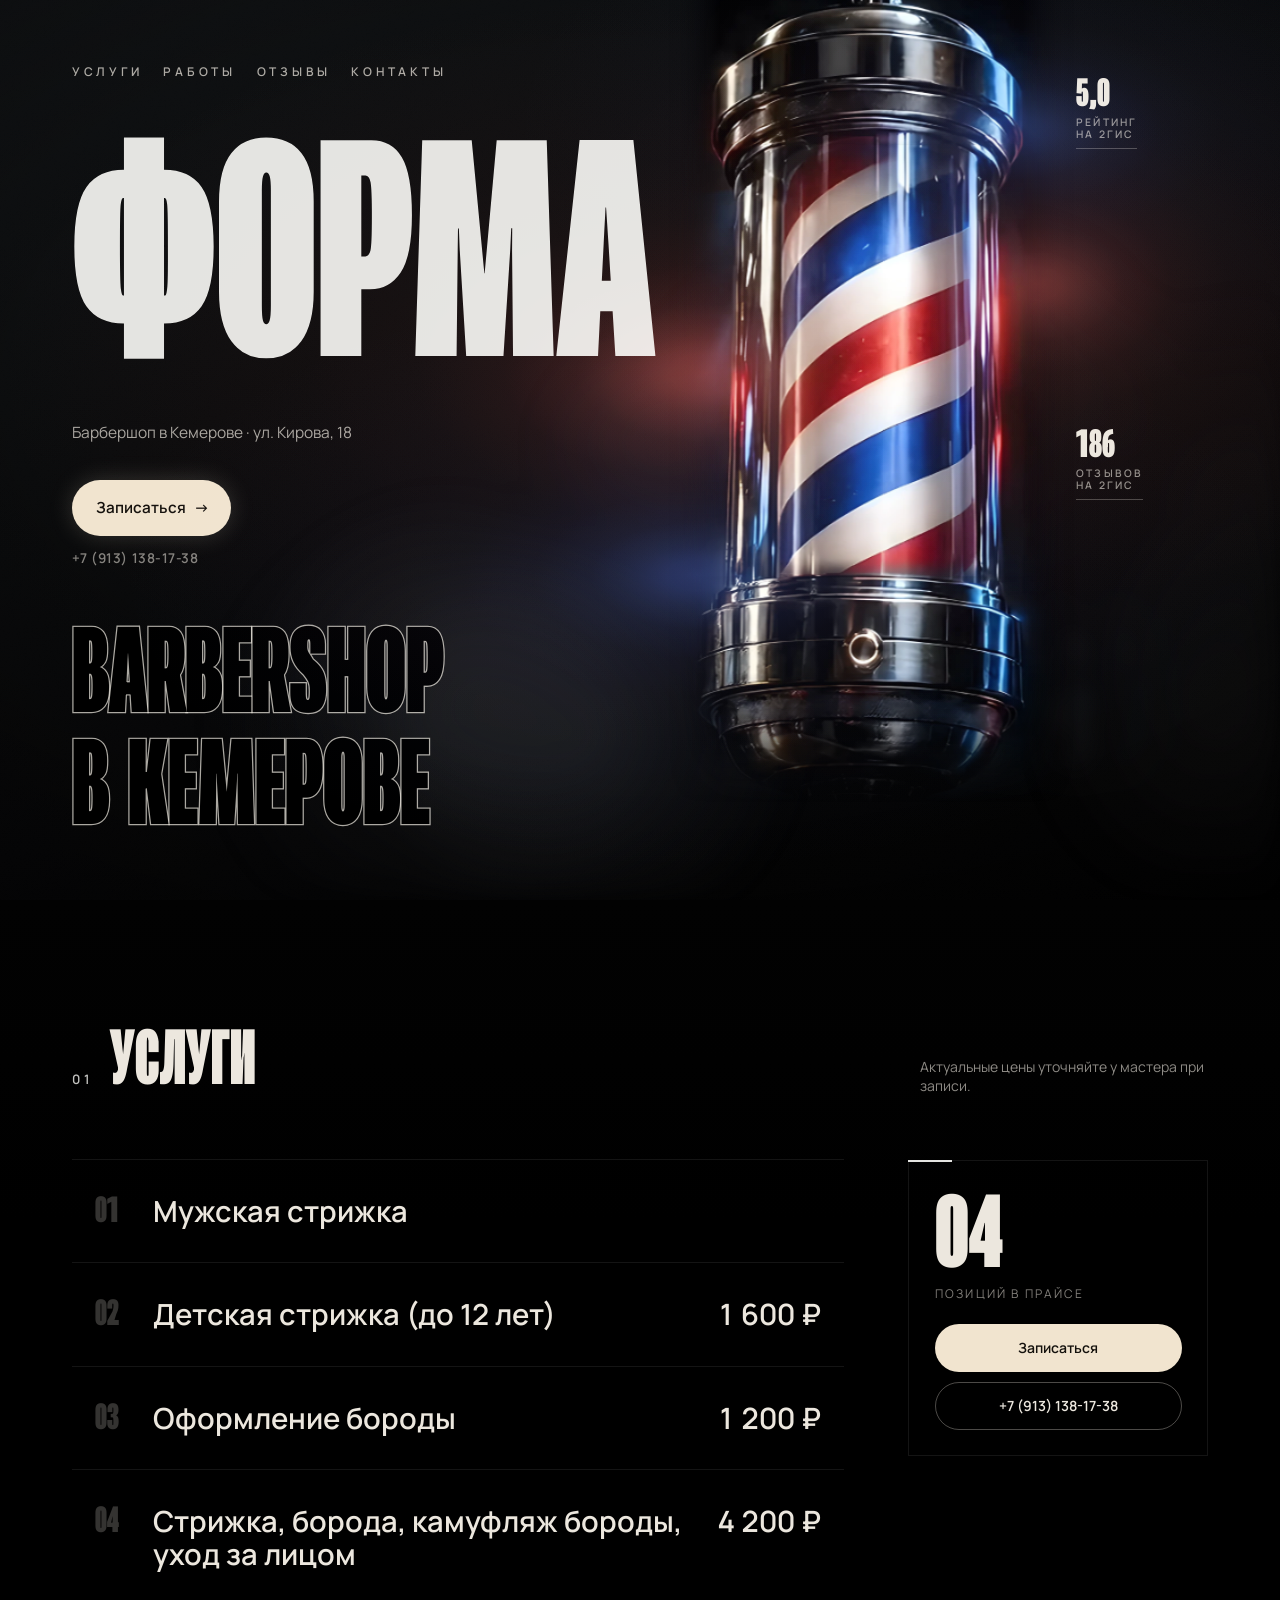
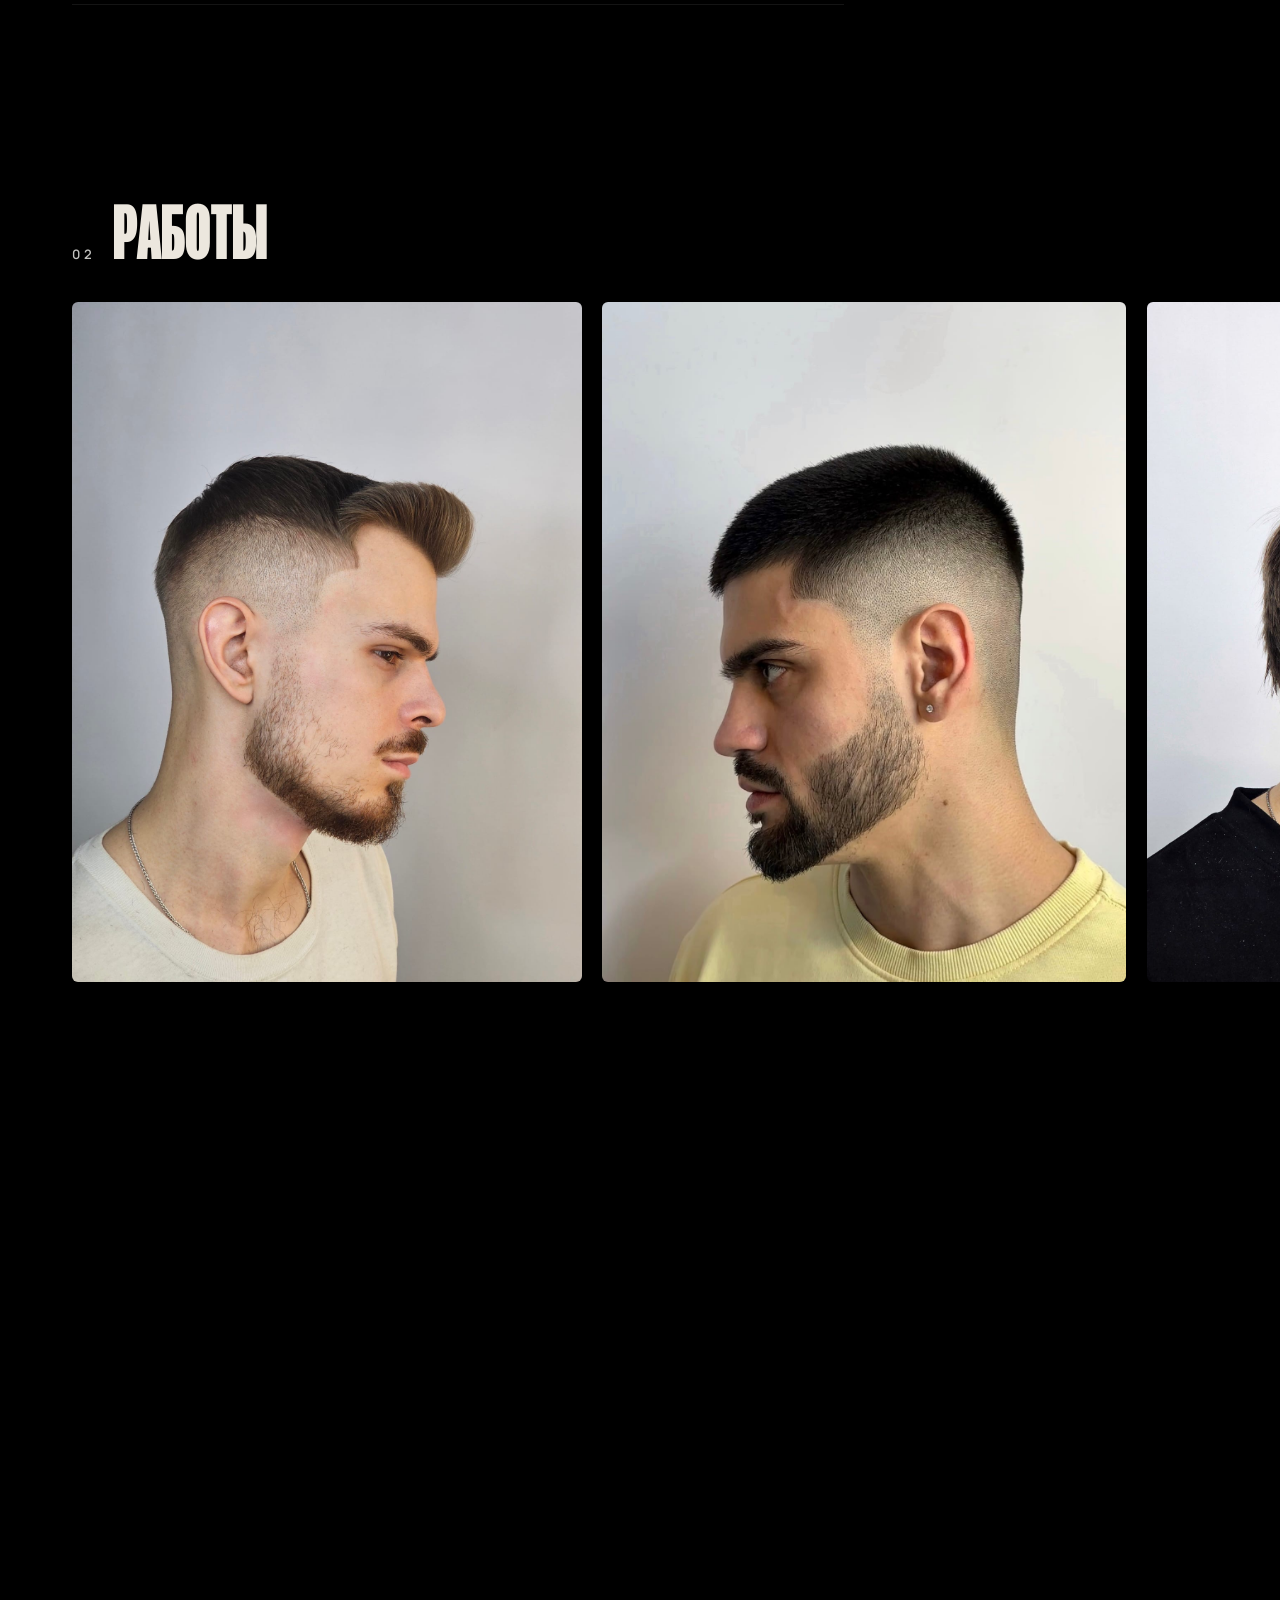
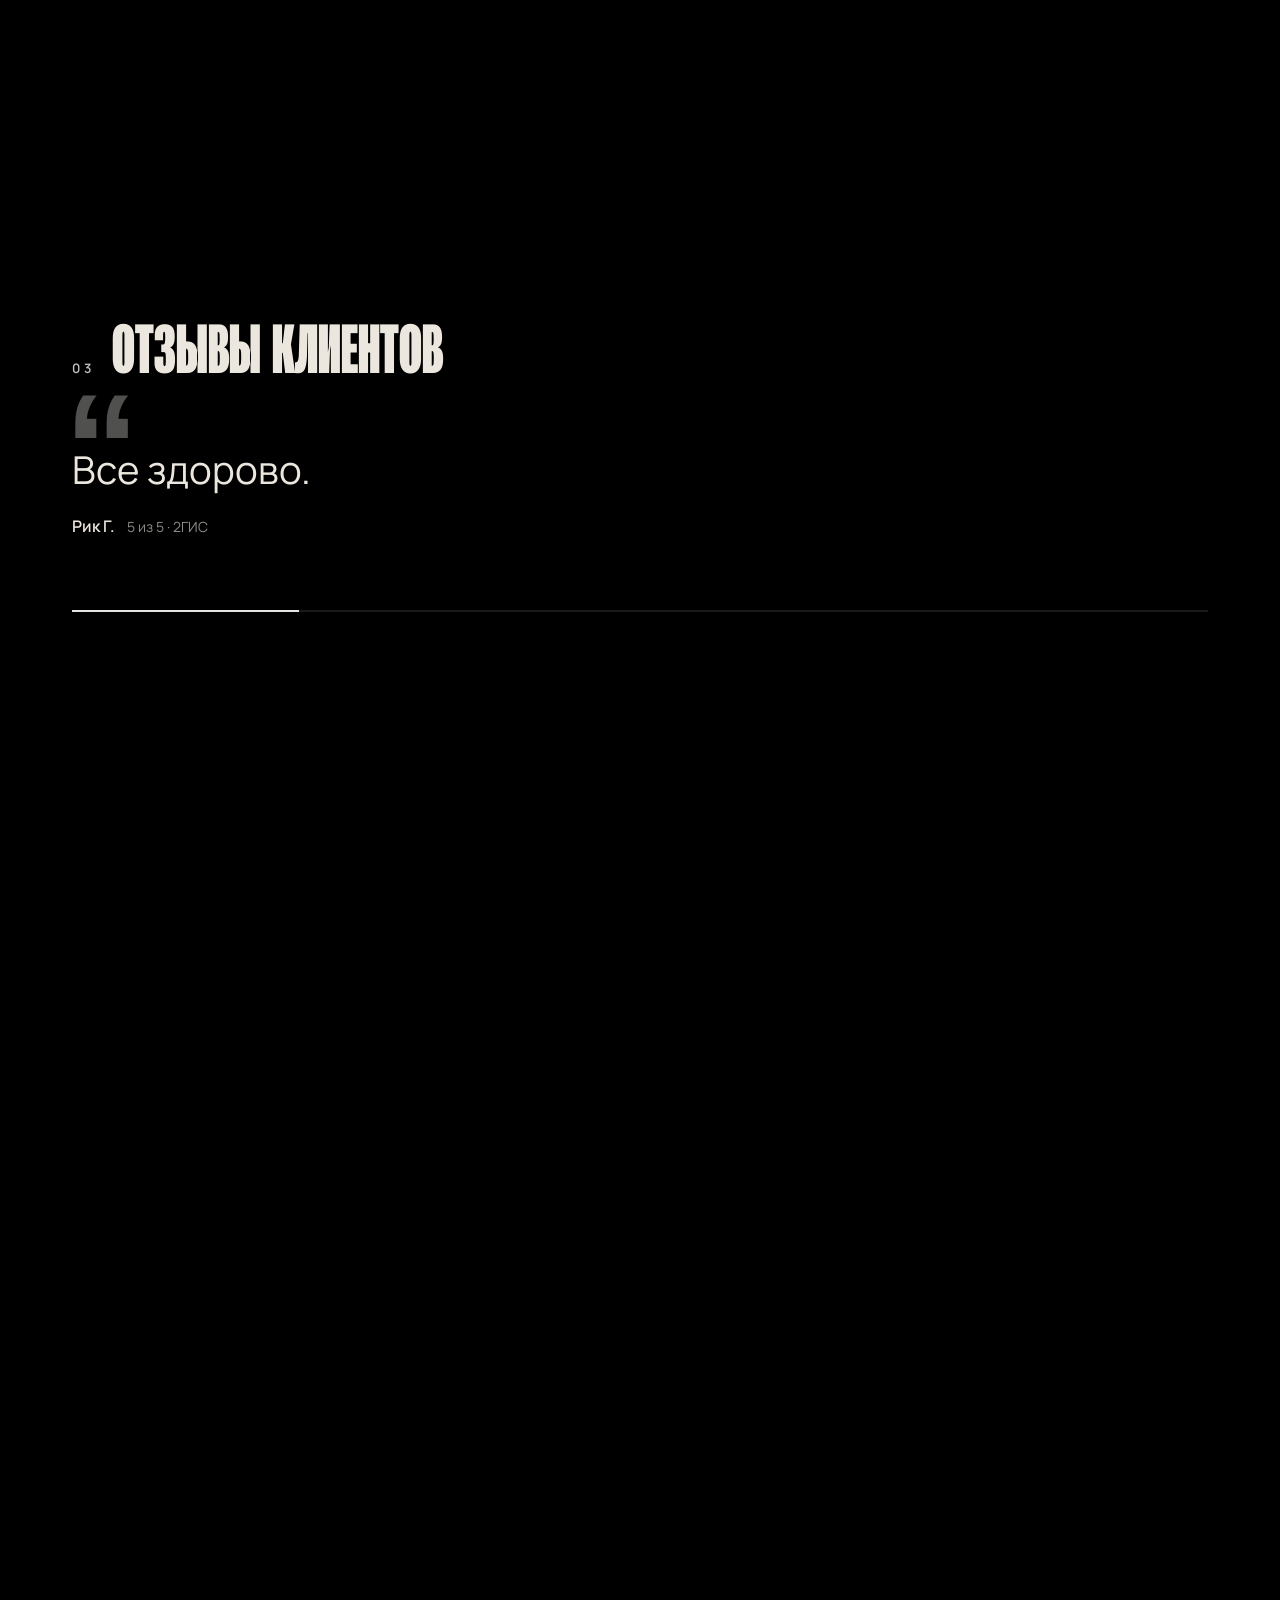
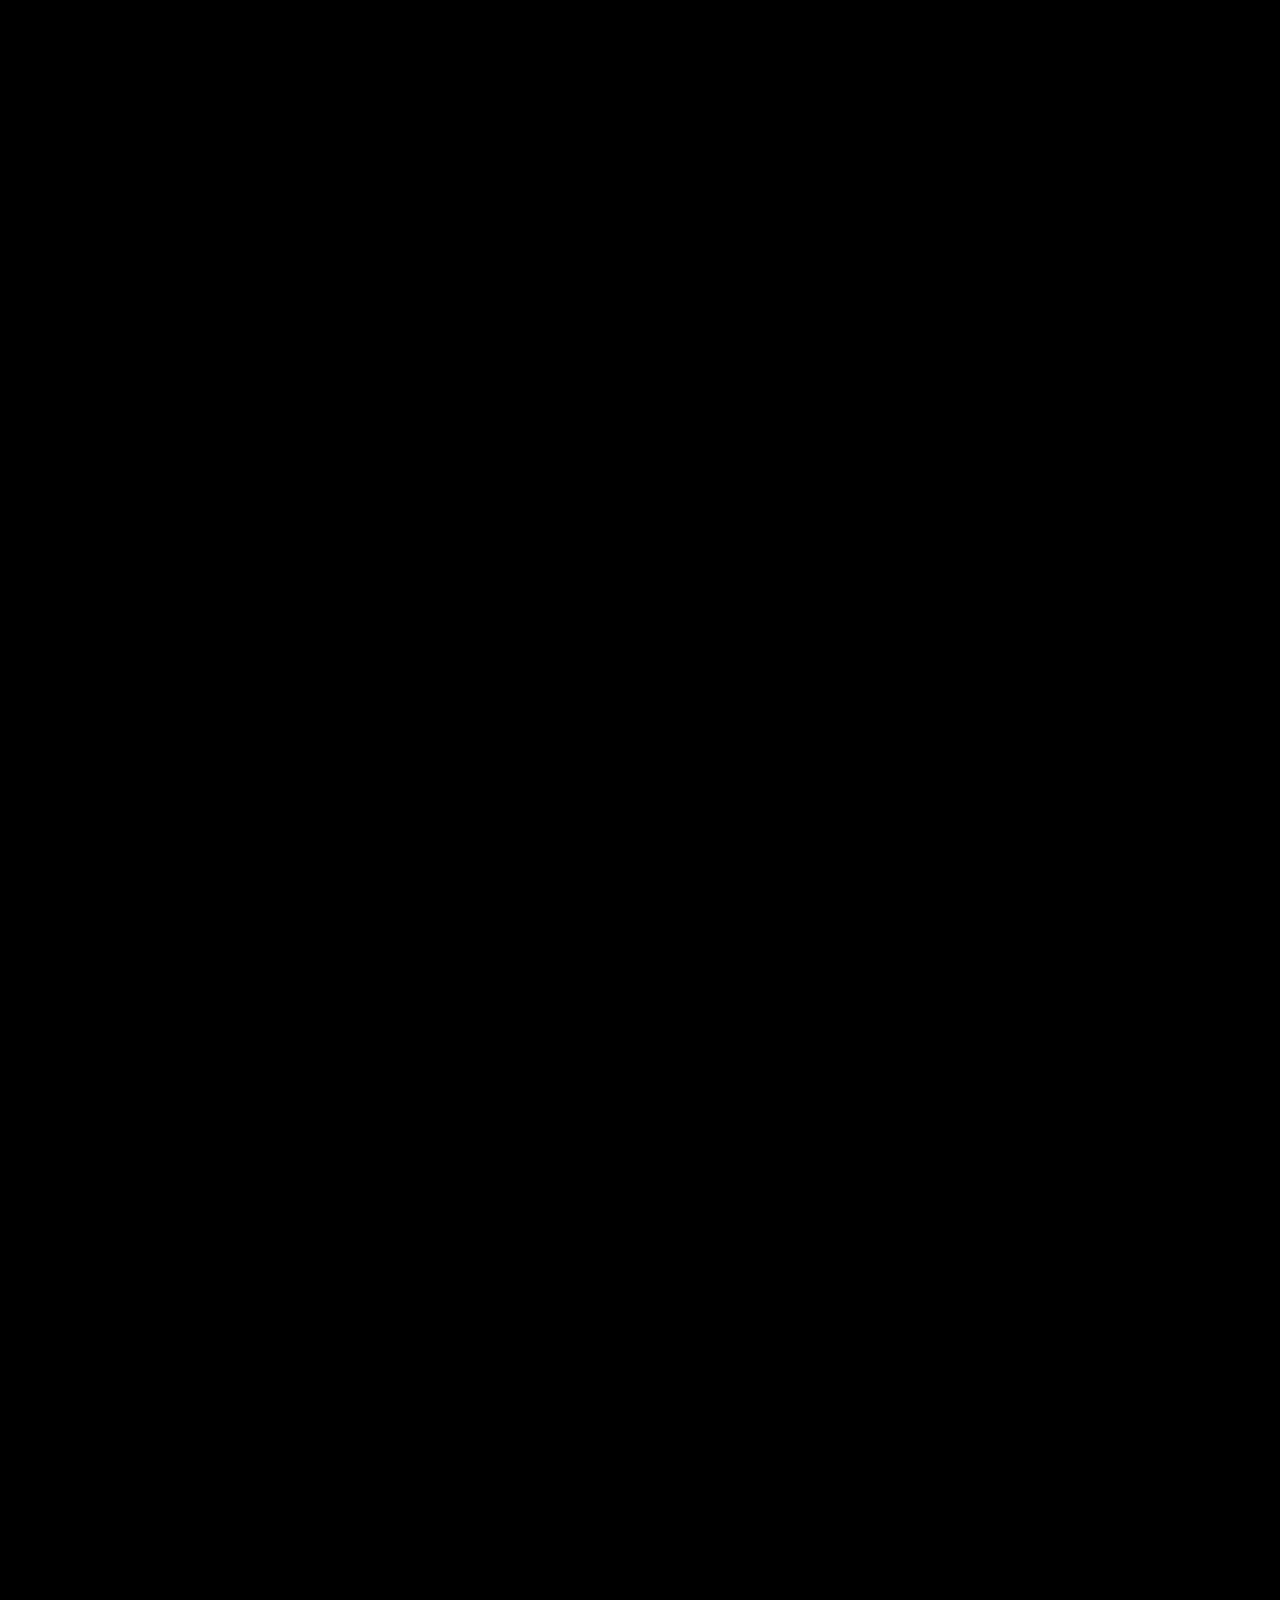
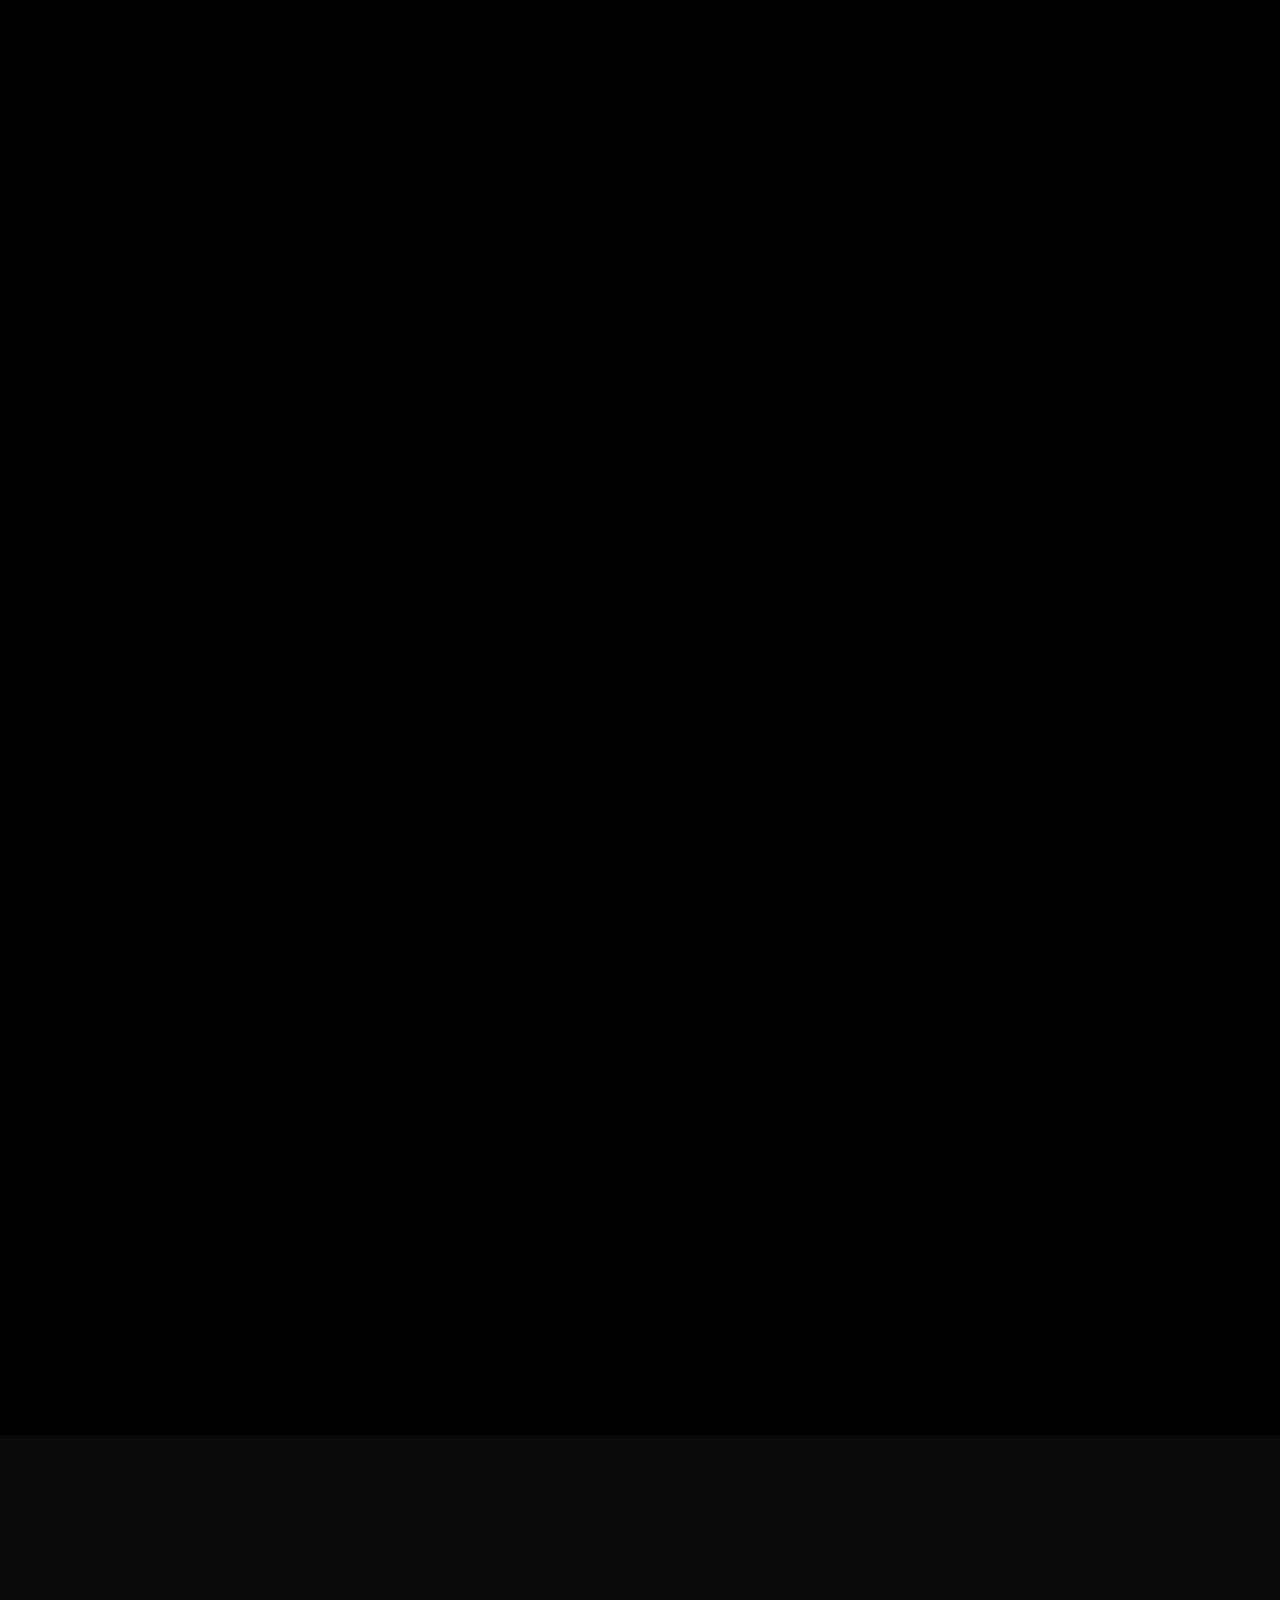
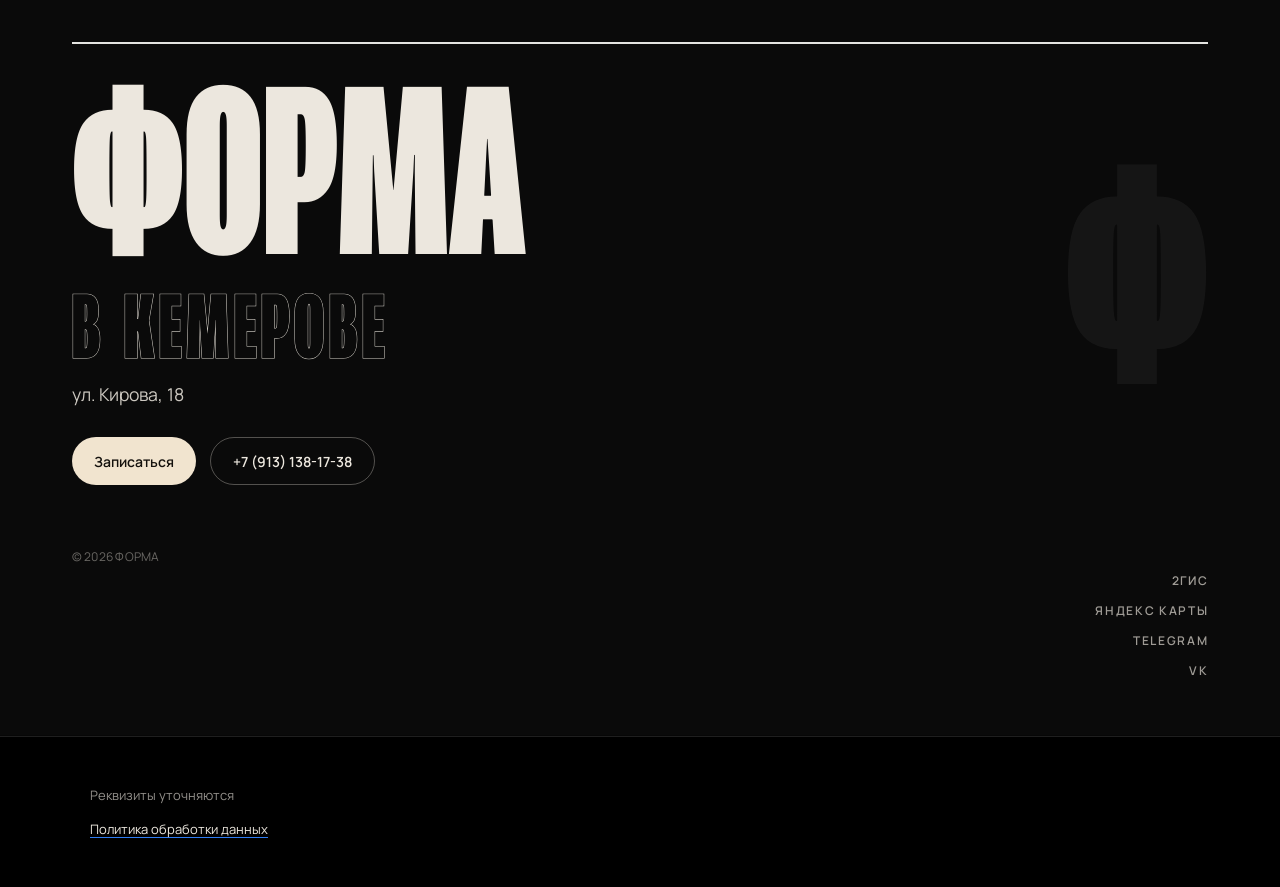
<file: v4/index.html>
<!doctype html>
<html lang="ru" data-template="chrome-cut" data-template-version="v-d08124d509">
<head>
<meta charset="utf-8">
<meta name="viewport" content="width=device-width, initial-scale=1">
<title>ФОРМА Барбершоп | Кемерово, ул. Кирова, 18</title>
<meta name="description" content="Барбершоп ФОРМА в Кемерово: ул. Кирова, 18. Запись и уточнение времени по телефону +7 (913) 138-17-38.">
<script>
/* Font preload hints only over http(s). On file:// a crossorigin font preload is always
   blocked by CORS (origin "null") and logs a console error; the fonts still load through
   @font-face in hero.css either way, so the hint is simply skipped there. */
if (location.protocol !== "file:") {
  [["assets/cc/assets/fonts/hero-display-ultra.woff2", "font/woff2"], ["assets/cc/assets/fonts/manrope-600.ttf", "font/ttf"]].forEach(function (f) {
    var l = document.createElement("link");
    l.rel = "preload"; l.as = "font"; l.href = f[0]; l.type = f[1]; l.crossOrigin = "anonymous";
    document.head.appendChild(l);
  });
}
</script>
<link rel="preload" as="image" href="assets/cc/media/poster-esrgan.webp">
<link rel="stylesheet" href="assets/cc/assets/css/hero.css">
<link rel="stylesheet" href="assets/cc/assets/css/page.css">
<style data-legal>
.legal-footer {
  --legal-bg: #000;
  --legal-fg: #ece7de;
  --legal-muted: rgba(236,231,222,.62);
  --legal-line: rgb(255 255 255 / .12);
  --legal-accent: #2f7df4;
  --legal-edge: clamp(20px, 4vw, 64px);
  --legal-font: 'Hero Text', -apple-system, system-ui, 'Segoe UI', Arial, sans-serif;
  --legal-head: 'Hero Display', 'Arial Narrow', sans-serif;
  position: relative;
  z-index: 10;
  box-sizing: border-box;
  padding: clamp(28px, 4vw, 48px) var(--legal-edge) calc(clamp(28px, 4vw, 48px) + env(safe-area-inset-bottom, 0px));
  background: var(--legal-bg);
  color: var(--legal-fg);
  border-top: 1px solid var(--legal-line);
  font-family: var(--legal-font);
  font-size: 13px;
  line-height: 1.55;
  text-align: left;
}
.legal-footer__inner { max-width: 1100px; margin: 0 auto; }
.legal-footer p { margin: 0; }
.legal-footer p + p { margin-top: 8px; }
.legal-footer__id { display: flex; flex-wrap: wrap; gap: 4px 18px; align-items: baseline; color: var(--legal-fg); }
.legal-footer__id strong { font-family: var(--legal-head); font-size: 14px; font-weight: 500; letter-spacing: -.01em; overflow-wrap: anywhere; }
.legal-footer__id--pending { color: var(--legal-muted); }
.legal-footer__line { display: flex; flex-wrap: wrap; gap: 4px 18px; color: var(--legal-muted); }
.legal-footer__line span { overflow-wrap: anywhere; }
.legal-footer a { color: var(--legal-fg); text-decoration: underline; text-decoration-color: var(--legal-accent); text-decoration-thickness: 1px; text-underline-offset: 3px; }
.legal-footer a:hover, .legal-footer a:focus-visible { color: var(--legal-accent); }
.legal-footer a:focus-visible { outline: 2px solid var(--legal-accent); outline-offset: 3px; border-radius: 2px; }
.legal-footer__links { padding-top: 6px; }
@media (max-width: 640px) {
  .legal-footer { font-size: 12.5px; }
  .legal-footer__id, .legal-footer__line { flex-direction: column; gap: 2px; }
  .legal-footer a { display: inline-block; padding: 6px 0; } }
</style>
<meta name="robots" content="noindex,nofollow">
</head>
<body>
<main class="hero" id="hero">

  <div class="wall" id="wall" aria-hidden="true">
    <div class="wall__bounce" id="wallBounce"></div>
    <div class="wall__base"></div>
    <div class="wall__grain"></div>
  </div>
  <canvas class="haze" id="haze" aria-hidden="true"></canvas>
  <canvas class="pole-reflection" id="poleReflection" aria-hidden="true"></canvas>

  <div class="lane" id="lane">
    <nav class="nav" id="nav" aria-label="Основная навигация"></nav>

    <h1 class="title" id="title"><span class="title__line" id="titleLineTemplate"></span></h1>

    <div class="lane__rest" id="laneRest">
      <p class="lede" id="lede"></p>

      <div class="actions" id="actions">
        <a class="cta" id="cta" href="#">
          <span class="cta__label" id="ctaLabel">Записаться</span>
          <span class="cta__arrow" aria-hidden="true">&rarr;</span>
        </a>

        <div class="sign" id="sign">
          <p class="sign__status" id="signStatus" hidden>
            <span class="sign__dot" aria-hidden="true"></span>
            <span class="sign__text" id="signStatusText"></span>
          </p>
        </div>
      </div>

      <p class="phone-line" id="phoneLine" hidden>
        <a class="phone-line__link" id="phoneLineLink" href="#"></a>
      </p>

      <div class="facts-inline" id="factsInline" hidden aria-hidden="true"></div>
    </div>
  </div>

  <p class="outline-sign outline-sign--wide" id="outlineSign"></p>
  <p class="stacked-sign" id="stackedSign"></p>

  <div class="pole" id="pole" role="img" aria-label="Барбер-пол — вывеска барбершопа" data-power="on" style="background-image:url(&quot;[data-uri]&quot;);background-size:cover;background-position:center;background-repeat:no-repeat;">
    <div class="pole__media" id="poleMedia">
      <img class="pole__poster" id="polePoster" src="assets/cc/media/poster-esrgan.webp" width="428" height="714" alt="" fetchpriority="high" decoding="sync">
      <canvas class="pole__canvas" id="poleCanvas" aria-hidden="true"></canvas>
    </div>
    <button type="button" class="pole__bolt" id="poleBolt" aria-pressed="true" aria-label="Вывеска включена. Нажмите, чтобы выключить">
      <span class="pole__bolt-ring" aria-hidden="true"></span>
      <span class="pole__bolt-tip" id="poleBoltTip" aria-hidden="true">Выключить вывеску</span>
    </button>
  </div>

  <div class="side-slogans" id="sideSlogans" data-mode="slogans" aria-hidden="true">
    <p class="side-slogans__item side-slogans__item--a" id="sideSloganA"></p>
    <p class="side-slogans__item side-slogans__item--b" id="sideSloganB"></p>
    <p class="side-slogans__item side-slogans__item--c" id="sideSloganC" hidden></p>
  </div>

  <div class="spill" id="spill" aria-hidden="true"></div>

  <div class="cursor-ring" id="cursorRing" aria-hidden="true"></div>

</main>

<div class="page" id="page">
  <div class="page__fade" aria-hidden="true"></div>

  <section class="services" id="services" aria-labelledby="services-title" hidden>
    <div class="section-heading">
      <div class="section-heading__title-row">
        <span class="section-heading__count" aria-hidden="true">01</span>
        <h2 id="services-title">Услуги</h2>
      </div>
      <p class="section-heading__note">Актуальные цены уточняйте у мастера при записи.</p>
    </div>
    <div class="services__layout">
      <ul class="services__list" id="servicesList"></ul>
      <aside class="services__aside" id="servicesAside" aria-label="Запись">
        <div class="services__aside-inner">
          <p class="services__aside-count" data-reveal><span class="services__aside-num" id="servicesCount">00</span><span class="services__aside-cap">позиций в прайсе</span></p>
          <p class="services__aside-status" data-reveal id="servicesStatus" hidden><span class="contacts__dot" aria-hidden="true"></span><span id="servicesStatusText"></span></p>
          <div class="services__aside-actions" data-reveal id="servicesActions"></div>
        </div>
      </aside>
    </div>
  </section>

  <section class="works" id="works" aria-labelledby="works-title" hidden>
    <div class="works__pin" id="worksPin">
      <div class="section-heading">
        <div class="section-heading__title-row">
          <span class="section-heading__count" aria-hidden="true">02</span>
          <h2 id="works-title">Работы</h2>
        </div>
      </div>
      <div class="works__viewport" id="worksViewport">
        <div class="works__gallery" id="worksGallery"></div>
      </div>
    </div>
  </section>

  <section class="masters" id="masters" aria-labelledby="masters-title" hidden>
    <div class="section-heading">
      <div class="section-heading__title-row">
        <span class="section-heading__count" aria-hidden="true">03</span>
        <h2 id="masters-title">Мастера</h2>
      </div>
    </div>
    <div class="masters__list" id="mastersList"></div>
  </section>

  <section class="reviews-section" id="reviews" aria-labelledby="reviews-title" hidden>
    <div class="reviews-sticky">
      <div class="reviews-heading">
        <div class="section-heading__title-row">
          <span class="section-heading__count" aria-hidden="true">03</span>
          <h2 id="reviews-title">Отзывы клиентов</h2>
        </div>
        <div class="reviews-status visually-hidden" aria-live="polite" aria-atomic="true">
          <span class="visually-hidden">Отзыв </span><span data-review-current>01</span><span aria-hidden="true">/</span><span data-review-total>01</span>
        </div>
      </div>
      <div class="reviews-stage">
        <div class="reviews-track" data-review-track tabindex="0" aria-label="Отзывы клиентов. Стрелки вверх и вниз переключают отзывы."></div>
      </div>
    </div>
  </section>

  <section class="contacts" id="contacts" aria-labelledby="contacts-title">
    <div class="contacts__mark" id="contactsMark" aria-hidden="true"></div>
    <div class="contacts__content" id="contactsContent">
      <span class="contacts__rule" aria-hidden="true"></span>
      <h2 id="contacts-title" class="contacts__name" data-reveal></h2>
      <p class="contacts__city" data-reveal id="contactsCity" aria-hidden="true"></p>
      <p class="contacts__status" data-reveal id="contactsStatus" hidden><span class="contacts__dot" aria-hidden="true"></span><span id="contactsStatusText"></span></p>
      <address class="contacts__address" data-reveal id="contactsAddress"></address>
      <div class="contacts__actions" data-reveal id="contactsActions"></div>
      <p class="contacts__foot" data-reveal id="contactsFoot"></p>
    </div>
    <nav class="contacts__links" id="contactsLinks" aria-label="Карты и соцсети"></nav>
  </section>

</div><footer class="legal-footer" data-legal-footer data-legal-kind="" aria-label="Сведения о продавце">
  <div class="legal-footer__inner">
    <p class="legal-footer__id legal-footer__id--pending">Реквизиты уточняются</p>
    <p class="legal-footer__links"><a href="policy.html">Политика обработки данных</a></p>
  </div>
</footer>
<script src="hero.config.js"></script>
<script src="assets/cc/assets/js/hero.js"></script>
<script src="assets/cc/assets/js/page.js"></script>
</body>
</html>
</file>
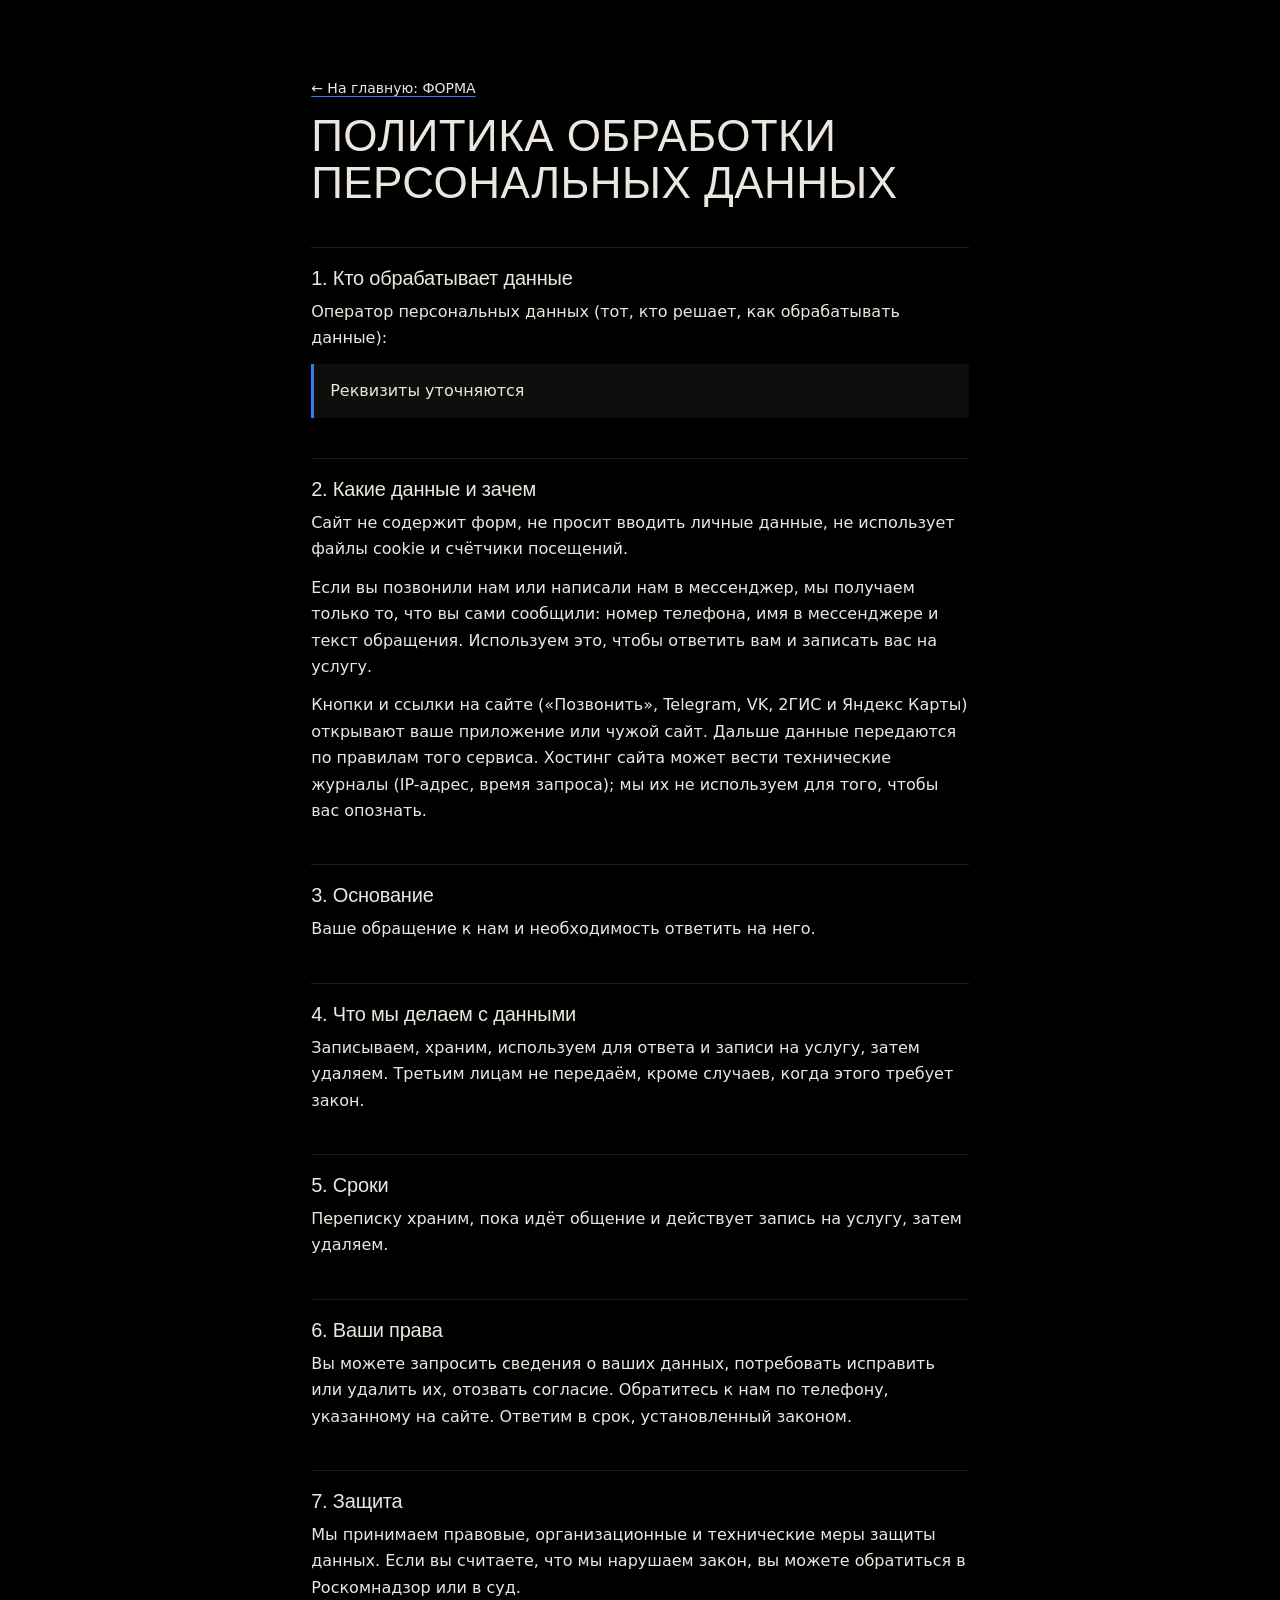
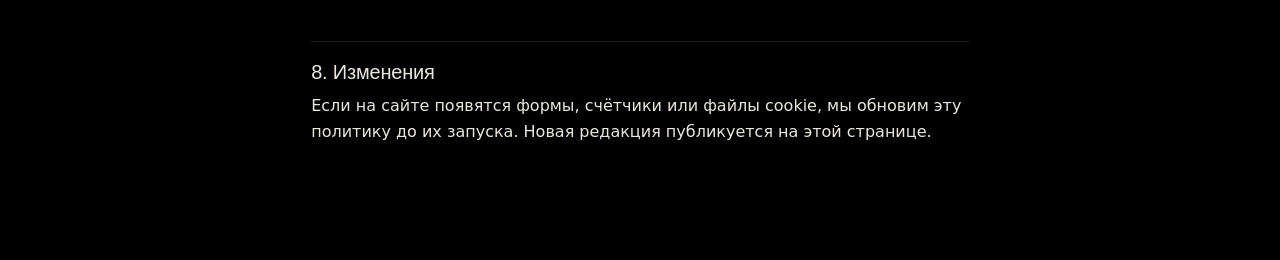
<file: v4/policy.html>
<!doctype html>
<html lang="ru">
<head>
<meta charset="utf-8">
<meta name="viewport" content="width=device-width, initial-scale=1">
<meta name="robots" content="noindex,nofollow">
<title>Политика обработки данных · ФОРМА</title>
<style>
html { background: #000; }
body.policy-page {
  --legal-bg: #000;
  --legal-fg: #ece7de;
  --legal-muted: rgba(236,231,222,.62);
  --legal-line: rgb(255 255 255 / .12);
  --legal-accent: #2f7df4;
  --legal-edge: clamp(20px, 4vw, 64px);
  --legal-font: 'Hero Text', -apple-system, system-ui, 'Segoe UI', Arial, sans-serif;
  --legal-head: 'Hero Display', 'Arial Narrow', sans-serif;
  margin: 0;
  min-width: 320px;
  background: var(--legal-bg);
  color: var(--legal-fg);
  font-family: var(--legal-font);
  font-size: 16px;
  line-height: 1.65;
  -webkit-font-smoothing: antialiased;
}
.policy { box-sizing: border-box; max-width: 760px; margin: 0 auto; padding: clamp(32px, 6vw, 80px) var(--legal-edge) clamp(48px, 8vw, 110px); }
.policy__back { margin: 0 0 clamp(28px, 5vw, 56px); font-size: 14px; }
.policy a { color: var(--legal-fg); text-decoration: underline; text-decoration-color: var(--legal-accent); text-decoration-thickness: 1px; text-underline-offset: 3px; }
.policy a:hover, .policy a:focus-visible { color: var(--legal-accent); }
.policy a:focus-visible { outline: 2px solid var(--legal-accent); outline-offset: 3px; }
.policy h1 { margin: 0 0 12px; font-family: var(--legal-head); font-weight:400;letter-spacing:.01em;text-transform:uppercase; font-size: clamp(26px, 4.4vw, 44px); line-height: 1.08; text-wrap: balance; overflow-wrap: anywhere; }
.policy__date { margin: 0 0 clamp(24px, 4vw, 40px); color: var(--legal-muted); font-size: 14px; }
.policy h2 { margin: clamp(26px, 4vw, 40px) 0 8px; padding-top: 18px; border-top: 1px solid var(--legal-line); font-family: var(--legal-head); font-size: clamp(16px, 2vw, 20px); font-weight: 500; letter-spacing: -.01em; line-height: 1.25; }
.policy p { margin: 0 0 12px; max-width: 68ch; }
.policy__requisites { padding: 14px 16px; background: color-mix(in srgb, var(--legal-fg) 6%, transparent); border-left: 3px solid var(--legal-accent);  overflow-wrap: anywhere; }
@media print { body.policy-page { background: #fff; color: #000; } .policy__back { display: none; } }
.policy__requisites strong { font-weight: 500; } 
</style>
</head>
<body class="policy-page">
<main class="policy">
  <p class="policy__back"><a href="index.html">← На главную: ФОРМА</a></p>
  <h1>Политика обработки персональных данных</h1>
  

  <h2>1. Кто обрабатывает данные</h2>
  <p>Оператор персональных данных (тот, кто решает, как обрабатывать данные):</p>
  <p class="policy__requisites">Реквизиты уточняются</p>

  <h2>2. Какие данные и зачем</h2>
  <p>Сайт не содержит форм, не просит вводить личные данные, не использует файлы cookie и счётчики посещений.</p>
  <p>Если вы позвонили нам или написали нам в мессенджер, мы получаем только то, что вы сами сообщили: номер телефона, имя в мессенджере и текст обращения. Используем это, чтобы ответить вам и записать вас на услугу.</p>
  <p>Кнопки и ссылки на сайте («Позвонить», Telegram, VK, 2ГИС и Яндекс Карты) открывают ваше приложение или чужой сайт. Дальше данные передаются по правилам того сервиса. Хостинг сайта может вести технические журналы (IP-адрес, время запроса); мы их не используем для того, чтобы вас опознать.</p>

  <h2>3. Основание</h2>
  <p>Ваше обращение к нам и необходимость ответить на него.</p>

  <h2>4. Что мы делаем с данными</h2>
  <p>Записываем, храним, используем для ответа и записи на услугу, затем удаляем. Третьим лицам не передаём, кроме случаев, когда этого требует закон.</p>

  <h2>5. Сроки</h2>
  <p>Переписку храним, пока идёт общение и действует запись на услугу, затем удаляем.</p>

  <h2>6. Ваши права</h2>
  <p>Вы можете запросить сведения о ваших данных, потребовать исправить или удалить их, отозвать согласие. Обратитесь к нам по телефону, указанному на сайте. Ответим в срок, установленный законом.</p>

  <h2>7. Защита</h2>
  <p>Мы принимаем правовые, организационные и технические меры защиты данных. Если вы считаете, что мы нарушаем закон, вы можете обратиться в Роскомнадзор или в суд.</p>

  <h2>8. Изменения</h2>
  <p>Если на сайте появятся формы, счётчики или файлы cookie, мы обновим эту политику до их запуска. Новая редакция публикуется на этой странице.</p>
</main>
</body>
</html>
</file>
<file: v4/assets/cc/assets/css/hero.css>
/* barber-pole-hero-v3 -- hero-only stylesheet.
   No CDN, no @import, no network. Fonts are local files (see below).
   Only opacity/transform/clip-path/filter are ever transitioned or animated. */

@font-face {
  /* Roboto Flex, official google/fonts OFL source, statically instanced at
     wdth:25 wght:1000 XTRA:335 XOPQ:90 YTUC:760 YTAS:854 opsz:144 (real axis
     position, no scaleX/scaleY stretch -- see tools/make_display_font.py for the
     exact recipe and README.md 2026-09-22 section for the measured ratio). Declared
     as weight 700 to match the existing font-weight:700 rules below unchanged --
     the file itself is a single static instance, the CSS weight number is just the
     face-selection key. */
  font-family: "Hero Display";
  src: url("../fonts/hero-display-ultra.woff2") format("woff2"),
       url("../fonts/hero-display-ultra.ttf") format("truetype");
  font-weight: 700;
  font-style: normal;
  font-display: block;
}
@font-face {
  font-family: "Hero Text";
  src: url("../fonts/manrope-400.ttf") format("truetype");
  font-weight: 400;
  font-style: normal;
  font-display: swap;
}
@font-face {
  font-family: "Hero Text";
  src: url("../fonts/manrope-600.ttf") format("truetype");
  font-weight: 600;
  font-style: normal;
  font-display: swap;
}

:root {
  --bg: #000;
  --ink: #ece7de;
  --cta-bg: #f1e4cf;
  --cta-ink: #14110d;
  --accent: #2f7df4;
  --accent-outline: rgb(47 125 244 / 0.62);
  --pole-red: 255 52 40;
  --pole-blue: 40 90 255;
  /* a-cinema variant (2026-09-22): desaturated (~40%) spill colors derived from --pole-red/blue
     via CSS's own color-mix() at paint time (no JS/build-step color math needed -- see
     hero.js's layoutSpill() which builds the actual multi-stop radial-gradient strings from
     these two tokens). Kept as separate tokens from --pole-red/--pole-blue on purpose: the
     pole footage's own stripe colors (--pole-red/--pole-blue, used only by the ignite-flash
     CSS elsewhere) are explicitly NOT touched by this variant. */
  --glow-red: color-mix(in srgb, rgb(var(--pole-red)) 60%, rgb(111 111 111) 40%);
  --glow-blue: color-mix(in srgb, rgb(var(--pole-blue)) 60%, rgb(94 94 94) 40%);
  --font-display: "Hero Display", "Arial Narrow", sans-serif;
  --font-text: "Hero Text", -apple-system, sans-serif;
  /* 2026-09-22 v2: 0em, deliberately NOT negative. The v1 instance (XTRA:335, rejected
     for fused/illegible letters -- see tools/make_display_font.py) used -0.02em to
     squeeze a bit more compression out of an already-tight font; the current instance
     (XTRA:468, the font's own default) was chosen and measured (ratio 4.312, see
     tools/specimen-flex.html / qa/integration/specimen-flex.png) at 0em, specifically
     to keep every counter open. Adding negative tracking back on top of this generous
     an XTRA would start closing the same gaps that make it legible -- not applied.
     Mirrored in assets/js/hero.js's DISPLAY_LETTER_SPACING_EM so the canvas pre-measure
     used by the fit algorithm matches what actually renders in the DOM. */
  --display-tracking: 0em;
  --ease-out: cubic-bezier(0.23, 1, 0.32, 1);
  --hh: 900px; /* fallback; assets/js/hero.js overwrites with the real hero height in px */
  --pad-x: clamp(24px, 5.6vw, 108px);
  --gutter: clamp(32px, 4vw, 72px);
  --lane-w: calc(70.2vw - 0.2128 * var(--hh) - var(--gutter) - var(--pad-x));
}

* { box-sizing: border-box; }

html, body {
  margin: 0;
  padding: 0;
  background: #000;
  overflow-x: hidden;
  height: 100%;
}

body {
  font-family: var(--font-text);
  -webkit-font-smoothing: antialiased;
  text-rendering: optimizeLegibility;
}

a { color: inherit; }

.visually-hidden {
  position: absolute !important;
  width: 1px; height: 1px;
  padding: 0; margin: -1px;
  overflow: hidden;
  clip: rect(0 0 0 0);
  white-space: nowrap;
  border: 0;
}

/* ---------- hero shell ---------- */

.hero {
  position: relative;
  height: 100svh;
  min-height: 520px;
  overflow: hidden;
  background: var(--bg);
  isolation: isolate;
}

/* ---------- a-cinema: wall backdrop (deep graphite, not flat black) ---------- */
/* 2026-09-22 variant. Sits at z-index 0, entirely behind .pole (z-index 1) and .haze/
   .pole-reflection (also z-index 0, painted after this in DOM order). Three stacked layers:
   1) .wall__bounce -- two very faint warm/cool radial patches roughly where the pole's own
      red/blue light would realistically bounce off a wall (positioned to match GEOM.pole via
      inline custom properties set once by hero.js's layoutAmbient(), so it tracks the pole
      across wide/stacked layouts instead of being hand-tuned for one viewport).
   2) .wall__base -- the actual graphite gradient + vignette (darker at all four corners/edges,
      a touch lighter where the pole's glow would fall, pure #000 toward the outer edges so it
      still reads as "black" from a distance -- MEDIA_REPORT.json's measured corner color of the
      pole crop itself is #000, so the wall doesn't need to match a non-black sprite edge).
   3) .wall__grain -- a tiled, inline SVG feTurbulence tile (no external PNG, no network),
      mix-blend-mode:overlay at ~4% opacity: enough to break up the smooth gradient banding on a
      real display without reading as visible "static". */
.wall {
  position: absolute;
  inset: 0;
  z-index: 0;
  pointer-events: none;
  /* 2026-09-22: cursor-parallax (assets/js/hero.js section 9b) writes .style.transform here
     directly (max +/-2px, smoothed ~150ms) -- 0 on touch/reduced-motion (never runs there). */
  will-change: transform;
}
.wall__bounce {
  position: absolute;
  inset: 0;
  /* --bounce-x/--bounce-y default to the pole's usual resting spot (wide layout, ~70% across)
     so the very first paint (before hero.js's first layout pass) already looks right; JS then
     keeps these in sync with the real pole rect on every layout/resize. */
  --bounce-x: 70%;
  --bounce-y: 46%;
  /* 2026-09-22: --wall-tint-red/--wall-tint-blue are set by hero.js's applyLightFilter() (section
     6d) to --glow-red/--glow-blue pre-mixed with a small, S.light-gated amount of the guarded
     brand accent ("15-25% подмешивание акцента к спиллу"); the var() fallback keeps this rule
     working unchanged (pure --glow-red/--glow-blue) when the feature/guard is off or before JS
     has run once. */
  background:
    radial-gradient(38% 46% at calc(var(--bounce-x) - 6%) calc(var(--bounce-y) - 4%),
      color-mix(in srgb, var(--wall-tint-red, var(--glow-red)) 7%, transparent), transparent 72%),
    radial-gradient(40% 50% at calc(var(--bounce-x) + 4%) calc(var(--bounce-y) + 14%),
      color-mix(in srgb, var(--wall-tint-blue, var(--glow-blue)) 6%, transparent), transparent 72%);
}
.wall__base {
  position: absolute;
  inset: 0;
  background:
    radial-gradient(120% 92% at 50% 42%, transparent 38%, rgb(0 0 0 / 0.62) 100%),
    linear-gradient(164deg, #101214 0%, #0a0b0c 38%, #060607 68%, #000 100%);
}
.wall__grain {
  position: absolute;
  inset: -4%;
  background-image: url("data:image/svg+xml,%3Csvg xmlns='http://www.w3.org/2000/svg' width='256' height='256'%3E%3Cfilter id='n'%3E%3CfeTurbulence type='fractalNoise' baseFrequency='0.85' numOctaves='2' stitchTiles='stitch' result='t'/%3E%3CfeColorMatrix in='t' type='matrix' values='0 0 0 0 0.62  0 0 0 0 0.66  0 0 0 0 0.72  0 0 0 0.55 0'/%3E%3C/filter%3E%3Crect width='256' height='256' filter='url(%23n)'/%3E%3C/svg%3E");
  background-repeat: repeat;
  background-size: 256px 256px;
  opacity: 0.045;
  mix-blend-mode: overlay;
}

/* ---------- a-cinema: drifting haze behind the pole ---------- */
/* Positioned/sized by hero.js's layoutAmbient() (same GEOM.pole source as .spill's ellipses),
   drawn by drawHaze() in the rAF loop (section 6b). The blur is a CSS filter on the canvas
   element itself (one compositor-side blur per paint, not a per-pixel JS blur pass) so the
   actual per-frame JS cost is just a handful of arc() fills -- see README.md for the measured
   cost. */
.haze {
  position: absolute;
  inset: 0;
  z-index: 0;
  pointer-events: none;
  filter: blur(15px);
  will-change: opacity, transform;
}

/* ---------- a-cinema: soft reflection pooling beside the pole base ---------- */
/* A blurred+flipped crop of the pole's own base, clipped by a radial gradient baked into the
   canvas alpha (hero.js drawReflection()). .pole already spans the full 100% hero height (fixed
   composition, BUILD_SPEC), so there is no empty floor plane below it to hold a literal mirrored
   reflection -- this sits just ABOVE the pole (z-index 1.5, same mix-blend-mode:screen family as
   .spill) and is positioned to bleed mostly into the wall just past the pole's own right edge,
   only lightly grazing the base itself -- it reads as reflected light pooling beside the mount,
   not a duplicate photo pasted over the real one. */
.pole-reflection {
  position: absolute;
  z-index: 1.5;
  pointer-events: none;
  mix-blend-mode: screen;
  transform: scaleY(-1);
  filter: blur(9px);
  opacity: 0.1;
}

/* ---------- pole ---------- */

/* 2026-09-22 (a-cinema integration, seam fix): the pole's own crop is an exact opaque rectangle
   (aspect-ratio 428/714, matching poleMedia/poster/canvas 1:1 via object-fit:contain) sitting on
   top of the now-continuous .wall behind it. MEDIA_REPORT.json's own footage has a baked-in
   glow reaching ~45-100px in from each crop edge -- a variant-A-style edge treatment that only
   DARKENS that zone (paints translucent black on the canvas) still leaves an opaque, differently
   -toned rectangle: the wall is continuous everywhere, but the pole's edge never actually let it
   through, so a "column of different shade" stays visible right at the crop boundary (reported
   defect, verified in qa/integration/seam-check-*.json: pre-fix luma delta across the boundary
   was well above the 1/255 target).
   Fix: mask the WHOLE .pole element (its own inline background-image fallback, the <img> poster,
   AND the <canvas> -- all three, one mechanism, always in sync, "the poster gets the same mask
   as the canvas" by construction rather than by keeping two separate curves in sync by hand) so
   its rendered alpha genuinely goes to 0 right at the crop edge and the ALREADY-continuous .wall
   underneath shows through cleanly -- not a darkened pole, an literally erased one. Structure
   (mirrored both edges, csoords are % of .pole's own box so this is layout-size-independent):
     0%   .. 8%  flat alpha 0   -- a deliberately generous "dead zone" (>=40px even at the
                                    narrowest tested pole width) so a 20px sampled band anywhere
                                    inside it never picks up any pole-content bleed at all.
     8%   .. 19% eased alpha 0->1 (t^2, matches the "eased not linear" reasoning used elsewhere
                                    in this file for the spill ellipses -- see hero.js's
                                    GLOW_FALLOFF_SAMPLES/buildGlowStops() comment) -- the visible
                                    part of the taper, 19% still comfortably short of the visible
                                    glass cylinder per MEDIA_REPORT.json's own cropBox.rationale.
     19%  .. 81% flat alpha 1   -- fully opaque core, untouched.
   (81%..100% mirrors 19%..0% above.) This replaces (does not duplicate) the earlier
   buildEdgeFeatherMask()/renderer.edgeMask per-frame canvas darken pass -- that function has
   been removed from hero.js; this single static CSS rule now does its whole job plus the parts
   it could never reach (the poster <img> and the div's own inline background-image, both drawn
   BEHIND the canvas -- once the canvas is transparent at the edge, whatever sits behind it must
   also be transparent there, or the seam just reappears one layer down). No JS/per-frame cost. */
.pole {
  position: absolute;
  z-index: 1;
  /* 2026-09-23: bleed --pole-bleed past the hero's top AND bottom edge (.hero clips it) so the
     +/-5px pointer parallax (PARALLAX_AMP.pole) can never lift the footage's crop edge into view
     as a thin strip. hero.js POLE_BLEED must match. */
  --pole-bleed: 8px;
  top: calc(-1 * var(--pole-bleed));
  /* 2026-09-22 (page-build pass): shifted right per coordinator request -- old 70.2% left about
     ~11-13% of the hero's own width empty to the right of the pole (varying by viewport); this
     halves that (measured ~5.5-6.6% at the 4 tested widths, see README). Facts/side-slogans
     positioning (below, layoutSpill() in hero.js) now derives itself from the pole's live rect,
     so it automatically never overlaps this new position -- feather mask and parallax amplitude
     untouched. */
  left: 75.7%;
  height: calc(100% + 2 * var(--pole-bleed));
  /* 2026-09-22: cursor-parallax translate appended AFTER the centering translateX(-50%) --
     assets/js/hero.js section 9b writes --parallax-x/--parallax-y on THIS element (the whole
     .pole container: body + bolt button + the mask below all move as one unit, so the mask
     never drifts relative to the frame it's cropping -- no seam). Defaults to 0px (touch/
     reduced-motion/feature-off never write these vars, so nothing moves there). Max +/-4px.
     2026-09-22 (quick fix, point 1): `--pole-shift-x` composes into the SAME translate3d as a
     third, independent additive term (not a replacement) -- layoutSpill() (hero.js) writes a
     negative px value here only when the facts column would otherwise not fit beside the pole at
     >=1200px width, shifting the whole pole (mask included, so no seam) further left by exactly
     enough to make room. Defaults to 0px, so nothing moves when the column already fits. */
  transform: translateX(-50%) translate3d(calc(var(--parallax-x, 0px) + var(--pole-shift-x, 0px)), var(--parallax-y, 0px), 0);
  will-change: transform;
  aspect-ratio: 428 / 714;
  --pole-mask-x: linear-gradient(to right,
    rgba(0, 0, 0, 0) 0%, rgba(0, 0, 0, 0) 8%,
    rgba(0, 0, 0, .028) 9.833%, rgba(0, 0, 0, .111) 11.667%, rgba(0, 0, 0, .25) 13.5%,
    rgba(0, 0, 0, .444) 15.333%, rgba(0, 0, 0, .694) 17.167%, rgba(0, 0, 0, 1) 19%,
    rgba(0, 0, 0, 1) 81%,
    rgba(0, 0, 0, .694) 82.833%, rgba(0, 0, 0, .444) 84.667%, rgba(0, 0, 0, .25) 86.5%,
    rgba(0, 0, 0, .111) 88.333%, rgba(0, 0, 0, .028) 90.167%,
    rgba(0, 0, 0, 0) 92%, rgba(0, 0, 0, 0) 100%);
  /* 2026-09-23: fades the base out -- applied only on .pole[data-short="1"] (below). */
  --pole-mask-y: linear-gradient(to bottom,
    rgba(0, 0, 0, 1) 0%, rgba(0, 0, 0, 1) 84%, rgba(0, 0, 0, .8) 88%, rgba(0, 0, 0, .5) 92%,
    rgba(0, 0, 0, .22) 95.5%, rgba(0, 0, 0, .05) 98.5%, rgba(0, 0, 0, 0) 100%);
  -webkit-mask-image: var(--pole-mask-x);
  mask-image: var(--pole-mask-x);
}
/* 2026-09-23 (bottom-crop fix): only when hero.js had to shrink the pole below the hero's own
   height (data-short="1", >=1200px column-fit fallback) -- the footage's bottom crop edge would
   otherwise hang in mid-air above the hero's bottom («обрыв под столбом»). Intersect the
   existing horizontal feather with a vertical fade so the base dissolves into the dark wall. */
.pole[data-short="1"] {
  -webkit-mask-image: var(--pole-mask-x), var(--pole-mask-y);
  -webkit-mask-composite: source-in;
  mask-image: var(--pole-mask-x), var(--pole-mask-y);
  mask-composite: intersect;
}

.pole__media {
  position: relative;
  width: 100%;
  height: 100%;
  /* 2026-09-23 (v4 black-frame fix): identity filter from the first frame on, so hero.js
     applyLightFilter() only ever changes filter VALUES, never adds/removes the filter layer. */
  filter: brightness(1) saturate(1);
}

.pole__poster,
.pole__canvas {
  position: absolute;
  inset: 0;
  width: 100%;
  height: 100%;
  display: block;
  object-fit: contain;
}
.pole__poster { z-index: 1; }
.pole__canvas { z-index: 2; }
.pole__poster[data-hidden="1"] { visibility: hidden; }

/* pole bolt -- 2026-09-22: the ONLY interaction left (on/off). A real <button>, not a
   decorative div with JS hit-testing: the browser gives it click/Enter/Space/Tab for free.
   Two concentric boxes on purpose -- the OUTER button is the tap/click target (>=48x48 CSS px,
   per WCAG 2.5.5, regardless of how small the photographed bolt looks at a given viewport
   width), the INNER .pole__bolt-ring matches the actual photographed bolt size/position
   (MEDIA_REPORT.json hotspot cx=0.4813 cy=0.8081 of .pole) and carries the visible glow ring,
   so the tappable area is never smaller *or visually bigger* than intended. */
.pole__bolt {
  position: absolute;
  left: 48.13%;
  top: 80.81%;
  width: max(48px, 16%);
  aspect-ratio: 1 / 1;
  transform: translate(-50%, -50%);
  z-index: 3;
  display: block;
  background: none;
  border: 0;
  padding: 0;
  margin: 0;
  border-radius: 999px;
  cursor: pointer;
  -webkit-tap-highlight-color: transparent;
}
.pole__bolt:focus-visible {
  outline: 2px solid #fff;
  outline-offset: 3px;
}
.pole__bolt-ring {
  position: absolute;
  top: 50%;
  left: 50%;
  width: 6.07%;
  min-width: 16px;
  aspect-ratio: 1 / 1;
  transform: translate(-50%, -50%);
  border-radius: 999px;
  pointer-events: none;
}
.pole__bolt-ring::after {
  content: "";
  position: absolute;
  inset: -10%;
  border-radius: 999px;
  border: 1px solid rgb(210 178 110 / 0);
  box-shadow: 0 0 0 0 rgb(210 178 110 / 0);
  transition: border-color 160ms linear, box-shadow 160ms linear;
}
@media (hover: hover) and (pointer: fine) {
  .pole__bolt:hover .pole__bolt-ring::after { border-color: rgb(210 178 110 / 0.7); box-shadow: 0 0 14px 2px rgb(210 178 110 / 0.35); }
}
.pole__bolt:focus-visible .pole__bolt-ring::after,
.pole__bolt[data-boot-hint="1"] .pole__bolt-ring::after {
  border-color: rgb(210 178 110 / 0.7);
  box-shadow: 0 0 14px 2px rgb(210 178 110 / 0.35);
}

/* First-hover text hint; disappears for good after the first click (hero.js: dismissBoltTip()
   sets data-tip-dismissed="1" on toggle()). Centered above the bolt and width-bounded so it
   cannot push the document wider (.hero has overflow:hidden regardless, but this keeps the
   label itself from clipping mid-word at 390px). */
.pole__bolt-tip {
  position: absolute;
  left: 50%;
  bottom: 100%;
  transform: translate(-50%, -8px);
  margin: 0;
  width: max-content;
  max-width: 130px;
  text-align: center;
  font-family: var(--font-text);
  font-size: 11px;
  line-height: 1.3;
  letter-spacing: 0.01em;
  color: var(--ink);
  background: rgb(10 10 8 / 0.78);
  padding: 5px 9px;
  border-radius: 6px;
  opacity: 0;
  pointer-events: none;
  transition: opacity 160ms var(--ease-out);
}
.pole__bolt[data-tip-dismissed="1"] .pole__bolt-tip { display: none; }
@media (hover: hover) and (pointer: fine) {
  .pole__bolt:hover .pole__bolt-tip { opacity: 1; }
}
.pole__bolt:focus-visible .pole__bolt-tip { opacity: 1; }

/* ---------- text lane (wide) ---------- */

.lane {
  position: absolute;
  z-index: 2;
  left: var(--pad-x);
  top: calc(0.07 * var(--hh));
  width: var(--lane-w); /* already the exact content width -- no padding-based double count */
  /* 2026-09-22 (craft pass, point A.2): explicit flex column -- nav/title/lane__rest already
     stacked top-to-bottom via normal block flow, this just makes that structural (no margin
     collapsing between direct children to fight, deterministic auto height for the real gap
     measurement enforceLaneSignGap() in hero.js does against the outline sign below it). */
  display: flex;
  flex-direction: column;
  min-height: 0;
}

.nav {
  display: flex;
  gap: clamp(14px, 1.6vw, 28px);
  flex-wrap: wrap;
}
.nav a {
  font-family: var(--font-text);
  font-weight: 600;
  font-size: clamp(11px, 0.78vw + 2px, 13px);
  letter-spacing: 0.32em;
  text-transform: uppercase;
  text-decoration: none;
  color: var(--ink);
  opacity: 0.72;
  transition: opacity 160ms var(--ease-out);
}
@media (hover: hover) and (pointer: fine) {
  .nav a:hover { opacity: 1; }
}
.nav a:focus-visible { opacity: 1; }

.title {
  display: inline-block;
  margin: calc(0.044 * var(--hh)) 0 0;
  visibility: hidden;
  max-width: 100%;
}
.title[data-ready="1"] { visibility: visible; }
.title__line {
  position: relative;
  display: block;
  font-family: var(--font-display);
  font-weight: 700;
  line-height: 0.98;
  letter-spacing: var(--display-tracking);
  white-space: nowrap;
  color: #000;
  -webkit-text-stroke: 3px var(--accent-outline);
  paint-order: stroke fill;
  font-size: var(--title-fs, 80px);
}
.title__line::after {
  content: attr(data-text);
  position: absolute;
  inset: 0;
  color: var(--accent);
  -webkit-text-stroke: 0;
  opacity: var(--title-fill-opacity, 1);
  clip-path: var(--title-clip, inset(0 0 0 0));
  will-change: clip-path, opacity;
}

/* 2026-09-22: flashlight local title reveal (cursor companion, section 9b of hero.js). Only
   active while [data-flashlight="1"] on .hero (sign OFF + hover:fine pointer + the pointer has
   actually moved + feature on + not reduced-motion) -- overrides the two properties above that
   normally hide the fill layer when the sign is off (opacity via --title-fill-opacity=0, and the
   power-on wipe's own clip-path, which sits at "fully clipped" while off): opacity is forced back
   to 1 and a small radial mask (not the wipe clip-path -- explicitly cleared below so the two
   never fight) punches a soft circular hole around the cursor instead, independent of the global
   ignite/dying choreography. --fx/--fy/--flashlight-r are written PER title__line (not once on
   .title) so the circle lines up correctly even when the name wraps to 2 lines. */
.hero[data-flashlight="1"] .title__line::after {
  opacity: 1;
  clip-path: none;
  -webkit-mask-image: radial-gradient(circle var(--flashlight-r, 110px) at var(--fx, -9999px) var(--fy, -9999px), #000 0%, #000 60%, transparent 100%);
  mask-image: radial-gradient(circle var(--flashlight-r, 110px) at var(--fx, -9999px) var(--fy, -9999px), #000 0%, #000 60%, transparent 100%);
}

.lane__rest {
  display: flow-root;
}

/* 2026-09-22 (craft2): .motto rules removed -- the element is gone from index.html (user request),
   .lede now sits directly under the title with its own top margin. */

.lede {
  margin: calc(0.026 * var(--hh)) 0 0;
  max-width: 24em;
  font-family: var(--font-text);
  font-weight: 400;
  font-size: clamp(13px, 0.9vw + 4px, 18px);
  line-height: 1.45;
  color: var(--ink);
  opacity: 0.7;
}
.lede:empty,
.lede[hidden] { display: none; }

.actions {
  margin-top: calc(0.04 * var(--hh));
  display: flex;
  flex-wrap: wrap;
  align-items: center;
  gap: 20px 12px;
}

.cta {
  display: inline-flex;
  align-items: center;
  gap: 8px;
  height: clamp(40px, calc(0.062 * var(--hh)), 56px);
  padding: 0 22px 0 24px;
  border-radius: 999px;
  background: var(--cta-bg);
  color: var(--cta-ink);
  text-decoration: none;
  font-family: var(--font-text);
  font-weight: 600;
  font-size: clamp(13px, 0.8vw + 5px, 16px);
  box-shadow: 0 0 24px rgb(241 228 207 / 0.18);
  transition: transform 160ms var(--ease-out);
}
.cta__arrow { display: inline-block; transition: transform 160ms var(--ease-out); }
@media (hover: hover) and (pointer: fine) {
  .cta:hover .cta__arrow { transform: translateX(3px); }
}
.cta:active { transform: scale(0.97); }
.cta:focus-visible { outline: 2px solid #fff; outline-offset: 3px; }

/* sign (status + switch) */

.sign {
  display: flex;
  flex-wrap: wrap;
  align-items: center;
  gap: 12px 16px;
}
.sign__status {
  margin: 0;
  display: flex;
  align-items: center;
  gap: 8px;
  font-family: var(--font-text);
  font-weight: 600;
  font-size: clamp(12px, 0.7vw + 5px, 14px);
  color: var(--ink);
  opacity: 0.78;
  transition: opacity 150ms linear;
}
.sign__status[hidden] { display: none; }
.sign__dot {
  width: 7px; height: 7px;
  border-radius: 999px;
  background: transparent;
  border: 1.3px solid var(--ink);
  flex: none;
}
.sign__status[data-open="1"] .sign__dot { background: var(--ink); }

/* 2026-09-22 (user decision): the separate "Вывеска вкл/выкл" track/knob switch that used to
   live here is removed -- the bolt on the pole itself (.pole__bolt, above) is now the only
   on/off control. .sign__status (the hours-driven open/closed text) is unaffected. */

/* outline sign */

.outline-sign.outline-sign--wide {
  position: absolute;
  left: var(--pad-x);
  bottom: 6.5%;
  z-index: 2;
  margin: 0;
  color: #000;
  -webkit-text-stroke: 2.5px rgb(236 231 222 / 0.72);
  paint-order: stroke fill;
  font-family: var(--font-display);
  font-weight: 700;
  line-height: 1;
  letter-spacing: var(--display-tracking);
  white-space: pre-line;
  font-size: var(--sign-fs, 56px);
  max-width: var(--lane-w);
}

/* side slogans */

.side-slogans {
  position: absolute;
  z-index: 2;
  top: 0;
  left: 0; /* overwritten per-layout by JS (layoutSpill) to poleRight + 8px */
  bottom: 0;
  width: 1px; /* a zero-footprint anchor column; children are absolutely positioned off it */
  display: none;
  color: var(--ink);
}
.side-slogans[data-visible="1"] { display: block; }
.side-slogans__item {
  position: absolute;
  left: 0;
  max-width: 132px; /* matches the sideVisible>=132px column check in hero.js layoutWide() */
  font-family: var(--font-text);
  font-weight: 600;
  font-size: clamp(9px, 0.55vw + 4px, 11px);
  line-height: 1.7;
  letter-spacing: 0.26em;
  text-transform: uppercase;
  white-space: pre-line;
  overflow-wrap: break-word; /* guards a long word without anywhere's min-content shrink-to-fit bug */
  opacity: 0.6;
  padding-bottom: 8px;
  border-bottom: 1px solid rgb(236 231 222 / 0.28);
}
.side-slogans__item--a { top: 7%; }
.side-slogans__item--b { top: 46%; }
/* --c used to be the vertical phone/demo block's spot (bottom: 6.5% ~= top: 93.5%) -- freed up
   when that block moved to .phone-line under the CTA row, see 2026-09-22 note in index.html. */
.side-slogans__item--c { top: 85%; }
.side-slogans__item:empty { display: none; }

/* facts mode (2026-09-22): same 3 slots/positions/divider-line as the slogan rendering above,
   just different typography -- a big display-font number + a small uppercase caption under it,
   instead of a wrapped all-caps phrase. Selected by hero.js via data-mode on the parent so the
   two renderings never fight over the same computed styles. */
.side-slogans[data-mode="facts"] .side-slogans__item {
  opacity: 1;
  text-transform: none;
  letter-spacing: normal;
  line-height: 1.1;
  white-space: normal;
}
.side-slogans__fact-value {
  display: block;
  font-family: var(--font-display);
  font-weight: 700;
  font-size: clamp(30px, 2.6vw + 6px, 48px);
  line-height: 1;
  letter-spacing: var(--display-tracking);
  color: var(--ink);
}
.side-slogans__fact-label {
  display: block;
  margin-top: 4px;
  font-family: var(--font-text);
  font-weight: 600;
  font-size: clamp(9px, 0.5vw + 4px, 11px);
  letter-spacing: 0.2em;
  text-transform: uppercase;
  opacity: 0.6;
}

.stacked-sign { display: none; }

/* phone line (2026-09-22): small, horizontal, secondary -- relocated out of the vertical
   writing-mode side-slogans contact block (removed) into a plain line under the CTA/status
   row, in both wide and stacked layouts. Hidden entirely (not just faint) when there is no
   phone in CONFIG. */
.phone-line {
  margin: 10px 0 0;
}
.phone-line[hidden] { display: none; }
.phone-line__link {
  font-family: var(--font-text);
  font-weight: 600;
  font-size: clamp(13px, 0.35vw + 9px, 14px);
  letter-spacing: 0.04em;
  color: var(--ink);
  opacity: 0.55;
  text-decoration: none;
}
@media (hover: hover) and (pointer: fine) {
  .phone-line__link:hover { opacity: 0.85; }
}
.phone-line__link:focus-visible { opacity: 0.85; outline: 1px solid rgb(236 231 222 / 0.5); outline-offset: 2px; }

/* facts inline fallback row (2026-09-22, craft pass point A.1) -- see hero.js layoutSpill() */
.facts-inline {
  margin: 12px 0 0;
  display: flex;
  flex-wrap: wrap;
  align-items: baseline;
  gap: 6px 22px;
}
.facts-inline[hidden] { display: none; }
.facts-inline__item {
  position: relative;
  padding-right: 22px;
  font-family: var(--font-text);
  font-size: 13px;
  color: var(--ink);
  opacity: 0.85;
  white-space: nowrap;
}
.facts-inline__item:not(:last-child)::after {
  content: "";
  position: absolute;
  right: 0;
  top: 50%;
  width: 1px;
  height: 14px;
  transform: translateY(-50%);
  background: rgb(236 231 222 / 0.28);
}
.facts-inline__value {
  font-family: var(--font-display);
  font-weight: 700;
  font-size: 16px;
  letter-spacing: 0.01em;
}
.facts-inline__label {
  font-size: 12px;
  letter-spacing: 0.04em;
  opacity: 0.72;
}

/* light spill */

.spill {
  position: absolute;
  inset: 0;
  z-index: 3;
  pointer-events: none;
  mix-blend-mode: screen;
}
.spill__ellipse { position: absolute; }

/* ---------- cursor companion (2026-09-22, hover:fine pointer only) ---------- */
/* A thin ring next to the SYSTEM cursor (never hidden -- no `cursor:none` anywhere in this
   file) that (a) magnet-morphs to the shape of a hovered interactive element (CTA/nav/bolt),
   and (b) while the sign is off, swells into a soft ~220px (~160px under 1024px width) circle
   of "light" -- assets/js/hero.js's updateCursorRing() drives left/top via transform (rAF,
   exponential ~120ms lag) plus direct width/height/border-radius writes (magnet morph target),
   all read-only from CSS's point of view. pointer-events:none throughout, so it never steals a
   click from the CTA/nav/bolt underneath. Hidden entirely on any device without a fine pointer
   (touch gets nothing at all -- both this display:none gate AND hero.js's own hover:fine check
   before it ever starts the interaction loop). */
.cursor-ring {
  position: fixed;
  left: 0;
  top: 0;
  width: 34px;
  height: 34px;
  border-radius: 50%;
  border: 1px solid color-mix(in srgb, var(--cta-bg) 50%, transparent);
  background: transparent;
  pointer-events: none;
  z-index: 60;
  opacity: 0;
  display: none;
  transition: opacity 150ms var(--ease-out), border-color 160ms linear, background 160ms linear;
  will-change: transform, width, height, border-radius;
}
@media (hover: hover) and (pointer: fine) {
  .cursor-ring { display: block; }
}
.cursor-ring.is-visible { opacity: 1; }
/* Flashlight state (sign off, see .hero[data-flashlight]): the thin outline becomes a soft
   glow disc instead -- the border fades out and a gentle radial fill takes over, so the SAME
   element reads as "a small pool of light" rather than a magnet ring. */
.cursor-ring--flashlight {
  border-color: transparent;
  background: radial-gradient(circle at 50% 50%,
    rgba(255, 255, 255, 0.12) 0%,
    rgba(255, 255, 255, 0.05) 46%,
    rgba(255, 255, 255, 0) 78%);
}
@media (prefers-reduced-motion: reduce) {
  .cursor-ring { transition-duration: 1ms; }
}

/* ---------- stacked (mobile) layout ---------- */

.hero[data-layout="stacked"] {
  --pad-x: 16px; /* fixed per BUILD_SPEC 4.4, overrides the wide clamp() for this scope+descendants */
}
.hero[data-layout="stacked"] .lane {
  left: var(--pad-x);
  right: var(--pad-x);
  top: 0;
  width: auto; /* stretched between left and right offsets = content width, no padding needed */
}
.hero[data-layout="stacked"] .pole {
  top: auto;
  bottom: 0;
  left: auto;
  right: var(--stacked-pole-right, 16px);
  height: var(--stacked-zone-h, 40%);
  /* 2026-09-22: same parallax var as the wide rule above (no centering translateX to keep
     here) -- stays effectively translate3d(0,0,0) since parallax never runs on the
     touch-primary devices this stacked layout targets (hover:fine gate, section 9b). */
  transform: translate3d(var(--parallax-x, 0px), var(--parallax-y, 0px), 0);
  /* 2026-10-16 (mobile "black box" fix): the footage frames are opaque near-black RGB (0..9) while the
     wall behind them is graphite (~#0c0e12 + bounce tint), so on a phone the frame read as a darker
     rectangle with a flat top edge (reported with a screenshot; the stacked pole hangs mid-screen, its
     top/bottom crop edge is not hidden by the hero edge as on desktop). mix-blend-mode:screen on the
     .pole stacking context makes black add nothing (the wall shows through exactly), the bright
     pole is unchanged; the extra top fade dissolves the footage's flat top edge (the same eased
     curve as --pole-mask-x, 7% of the pole height). Stacked layout only: desktop is untouched. */
  mix-blend-mode: screen;
  --pole-mask-top: linear-gradient(to bottom,
    rgba(0, 0, 0, 0) 0%, rgba(0, 0, 0, .028) 1.167%, rgba(0, 0, 0, .111) 2.333%,
    rgba(0, 0, 0, .25) 3.5%, rgba(0, 0, 0, .444) 4.667%, rgba(0, 0, 0, .694) 5.833%,
    rgba(0, 0, 0, 1) 7%, rgba(0, 0, 0, 1) 100%);
  -webkit-mask-image: var(--pole-mask-x), var(--pole-mask-top);
  -webkit-mask-composite: source-in;
  mask-image: var(--pole-mask-x), var(--pole-mask-top);
  mask-composite: intersect;
}
/* 2026-10-16 (mobile, dark patch above the pole, take 2): measured in headless Chrome the
   stacked pole layer adds light only (screen), so the patch the phone still shows is the footage's
   opaque near-black frame (RGB 0..9, frame edge rows exactly 0) NOT being blended away on the
   device: the frame then reads ~6-8 levels darker than the graphite wall (~9 at the pole's top
   row) at the top and ~0 at the bottom, where the wall is black anyway ("dark above, clean
   below"). Fix that does not depend on the blend at all: in the stacked layout the wall itself
   fades to near black over the 16% of the hero just above the pole top and stays there, so the
   frame and the wall match from the pole's top row down. --pole-top is the pole's top edge in %
   of the hero (written by hero.js layoutAmbient(); the fallback is the usual 40% zone). Eased
   curve (same family as --pole-mask-x), only the stacked layout: desktop is untouched. */
.hero[data-layout="stacked"] .wall__base {
  background:
    linear-gradient(to bottom,
      rgba(0, 0, 0, 0) calc(var(--pole-top, 60%) - 16%),
      rgba(0, 0, 0, .028) calc(var(--pole-top, 60%) - 13.5%),
      rgba(0, 0, 0, .111) calc(var(--pole-top, 60%) - 11%),
      rgba(0, 0, 0, .25) calc(var(--pole-top, 60%) - 8.5%),
      rgba(0, 0, 0, .444) calc(var(--pole-top, 60%) - 6%),
      rgba(0, 0, 0, .694) calc(var(--pole-top, 60%) - 3.5%),
      rgba(0, 0, 0, .9) calc(var(--pole-top, 60%) - 1%),
      rgba(0, 0, 0, .9) 100%),
    radial-gradient(120% 92% at 50% 42%, transparent 38%, rgb(0 0 0 / 0.62) 100%),
    linear-gradient(164deg, #101214 0%, #0a0b0c 38%, #060607 68%, #000 100%);
}
.hero[data-layout="stacked"] .nav {
  padding-top: 18px;
  /* flex-start (not space-between): with 4 nav labels this wraps to 2 rows on narrow phones,
     and space-between stretched each wrapped row independently -- a lone last-row item (e.g.
     "КОНТАКТЫ") got shoved edge-to-edge with dead space next to it instead of reading as a
     left-aligned list. .nav's own `gap` (base rule above) still spaces the items. */
  justify-content: flex-start;
  letter-spacing: 0.16em;
  font-size: 11px;
}
.hero[data-layout="stacked"] .title {
  margin-top: clamp(14px, 3.4vh, 26px);
}
.hero[data-layout="stacked"] .lede {
  margin-top: 8px;
  font-size: 14px;
  line-height: 20px;
  display: -webkit-box;
  -webkit-line-clamp: 2;
  -webkit-box-orient: vertical;
  overflow: hidden;
}
.hero[data-layout="stacked"] .actions {
  margin-top: 14px;
  align-items: flex-start;
}
.hero[data-layout="stacked"] .cta {
  height: 48px;
  min-width: 168px;
  justify-content: center;
}
.hero[data-layout="stacked"] .outline-sign.outline-sign--wide,
.hero[data-layout="stacked"] .side-slogans {
  display: none;
}
.hero[data-layout="stacked"] .stacked-sign {
  position: absolute;
  left: 16px;
  bottom: 24px;
  z-index: 2;
  margin: 0;
  writing-mode: vertical-rl;
  transform: rotate(180deg);
  white-space: pre-line;
  color: #000;
  -webkit-text-stroke: 1.6px rgb(236 231 222 / 0.72);
  paint-order: stroke fill;
  font-family: var(--font-display);
  font-weight: 700;
  line-height: 1;
  letter-spacing: var(--display-tracking);
  font-size: var(--stacked-sign-fs, 22px);
  display: none;
}
.hero[data-layout="stacked"] .stacked-sign[data-active="1"] { display: block; }

.hero[data-layout="wide"] .stacked-sign { display: none; }

/* ---------- reduced motion ---------- */

@media (prefers-reduced-motion: reduce) {
  .cta, .cta__arrow { transition-duration: 1ms; }
}
.hero[data-motion="reduce"] .cta,
.hero[data-motion="reduce"] .cta__arrow {
  transition-duration: 1ms;
}
</file>
<file: v4/assets/cc/assets/css/page.css>
/* barber-pole-hero-v3 -- page.css.
   Everything below the hero: services / works / masters / reviews / contacts. Reuses :root tokens
   from hero.css (loaded first) -- no new fonts, no CDN, no network.
   2026-09-22 (craft2 pass, user feedback): softer hero->page transition, editorial services list,
   reviews rhythm inside the pinned 100vh scene, contacts as a full last screen. Section reveal is
   a single mechanic for the whole page: .reveal (opacity 0->1, translateY 24px->0, 700ms
   cubic-bezier(.2,.7,.2,1), JS stagger 80ms via --reveal-delay, class is-inview, IntersectionObserver).
   Without JS nothing gets the .reveal class, under prefers-reduced-motion .reveal is inert -- in both
   cases everything is simply visible. */

/* hero.css's own `html, body { height: 100% }` was written for a hero-only page. With content below,
   height:100% on BOTH html and body traps the overflow inside body (window.scrollY stays 0). Restore
   ordinary document scrolling; .hero clips its own internals with its own overflow:hidden. */
html, body { height: auto; min-height: 100%; overflow-x: visible; }

@media (prefers-reduced-motion: no-preference) {
  html { scroll-behavior: smooth; }
}

:root {
  --page-ease: cubic-bezier(0.2, 0.7, 0.2, 1);
  --line: rgb(255 255 255 / 0.08);
}

/* ---------- page shell + hero -> first section transition ---------- */

/* NOTE: .page must stay NON-positioned. page.js's reviews goTo() uses `section.offsetTop` as a
   document-relative value (offsetParent = body); a `position:relative` here would silently re-base
   it to .page and break the one-gesture-one-review mechanic (found and fixed in the craft2 QA run). */
.page {
  background: var(--bg);
  color: var(--ink);
}
/* 36vh gradient from the hero's darkest wall tone (#020202) into the page background. A plain
   in-flow element pulled back under the first section with a negative margin (no positioning, see
   the note above); positioned sections paint over it. There is NO sticky/pin/"lead" wrapper anymore
   (removed per user request, see README "A.3 revert") -- the hero is a plain 100vh section, this is
   just the tonal hand-off underneath the first section. */
.page__fade {
  height: 36vh;
  margin-bottom: -36vh;
  background: linear-gradient(to bottom, #020202 0%, var(--bg) 100%);
  pointer-events: none;
}

.page section {
  position: relative;
  padding: clamp(64px, 9vw, 128px) var(--pad-x) clamp(64px, 10vw, 140px);
  max-width: 1360px;
  margin: 0 auto;
}
.page section[hidden] { display: none; }
/* first section gets a touch more air so the gradient hand-off above reads as one soft slope */
.page > section:first-of-type { padding-top: clamp(88px, 14vh, 152px); }

/* ---------- shared section chrome ---------- */

.section-heading {
  display: flex;
  flex-wrap: wrap;
  align-items: flex-end;
  justify-content: space-between;
  gap: 16px 32px;
  margin-bottom: clamp(32px, 5vw, 64px);
}
.section-heading__title-row {
  display: flex;
  align-items: baseline;
  gap: clamp(10px, 1.4vw, 20px);
}
.section-heading__count {
  flex: none;
  font-family: var(--font-text);
  font-weight: 700;
  font-size: clamp(11px, 0.6vw + 6px, 13px);
  letter-spacing: 0.3em;
  color: var(--accent);
  opacity: 0.85;
}
.section-heading h2 {
  font-family: var(--font-display);
  font-weight: 700;
  letter-spacing: var(--display-tracking);
  text-transform: uppercase;
  font-size: clamp(40px, 5.6vw, 96px);
  line-height: 0.96;
  margin: 0;
  color: var(--ink);
}
.section-heading__note {
  margin: 0;
  font-family: var(--font-text);
  font-size: clamp(12px, 0.7vw + 6px, 14px);
  opacity: 0.6;
  max-width: 32ch;
}

/* ---------- reveal (one mechanic for the whole page) ---------- */

.reveal {
  transform: translateY(24px);
  transition: opacity 700ms var(--page-ease), transform 700ms var(--page-ease);
  transition-delay: var(--reveal-delay, 0ms);
  will-change: opacity, transform;
}
/* 2026-09-23 (reveal fix): the hidden start state lives ONLY on :not(.is-inview). Before, it was
   `.reveal { opacity: 0 }` + `.reveal.is-inview { opacity: 1 }`: elements with their own resting
   opacity further down (.contacts__city .92, __status .9, __address .86, __foot .42,
   .services__aside-status .85) beat the plain .reveal (same specificity, later in the file), so
   they were already visible before the reveal and only slid up 24px -- and after it
   .reveal.is-inview forced them to 1. Now: 0 until in view (0,2,0 beats them), then back to their
   own value (or the default 1), with the 700ms opacity transition in both cases. */
.reveal:not(.is-inview) { opacity: 0; }
.reveal.is-inview { transform: none; will-change: auto; }
@media (prefers-reduced-motion: reduce) {
  .reveal { opacity: 1; transform: none; transition: none; }
}

/* ---------- services (editorial price list) ---------- */

.services__layout {
  display: grid;
  grid-template-columns: minmax(0, 1fr);
  column-gap: clamp(40px, 5vw, 80px);
  align-items: start;
}
.services__aside { display: none; }
@media (min-width: 1200px) {
  .services__layout { grid-template-columns: minmax(0, 1fr) 300px; }
  .services__aside {
    display: block;
    position: sticky;
    top: clamp(32px, 8vh, 72px);
    /* the list's first row starts right under a 1px top rule; line the framed card up with it */
    margin-top: 1px;
  }
}
.services__aside-inner {
  border: 1px solid var(--line);
  padding: clamp(24px, 2vw, 32px);
  position: relative;
}
.services__aside-inner::before {
  content: "";
  position: absolute;
  top: -1px; left: -1px;
  width: 44px; height: 2px;
  background: var(--accent);
}
.services__aside-count {
  margin: 0;
  display: flex;
  flex-direction: column;
  gap: 6px;
}
.services__aside-num {
  font-family: var(--font-display);
  font-weight: 700;
  font-size: clamp(88px, 8vw, 120px);
  line-height: 0.9;
  color: var(--ink);
  font-variant-numeric: tabular-nums;
}
.services__aside-cap {
  font-family: var(--font-text);
  font-size: 12px;
  letter-spacing: 0.18em;
  text-transform: uppercase;
  opacity: 0.55;
}
.services__aside-status {
  display: inline-flex;
  align-items: center;
  gap: 10px;
  margin: 24px 0 0;
  font-family: var(--font-text);
  font-weight: 600;
  font-size: 14px;
  opacity: 0.85;
}
.services__aside-status[hidden] { display: none; }
.services__aside-actions {
  display: flex;
  flex-direction: column;
  gap: 10px;
  margin-top: 22px;
}
.services__aside-actions:empty { display: none; }
.services__aside-actions .contacts__btn { justify-content: center; }

.services__list {
  position: relative;
  list-style: none;
  margin: 0;
  padding: 0;
  border-top: 1px solid var(--line);
}
/* 2026-09-23 (v4 video check: the hover line vanished for a frame between two rows): ONE accent
   marker for the whole list instead of a ::before per row. page.js setupServicesMarker() writes
   --mk-y (row top, px) and --mk-h (row height, px as a plain number); the 1px-tall marker is moved
   and stretched by a single transform, so going from row to row it SLIDES and is never at 0.
   First hover draws it in top-down from the row's top edge, leaving the list collapses it towards
   the bottom edge -- the same look the per-row line had. */
.services__list::before {
  content: "";
  position: absolute;
  left: 0; top: 0;
  width: 2px;
  height: 1px;
  background: var(--accent);
  transform-origin: 0 0;
  transform: translateY(var(--mk-y, 0px)) scaleY(var(--mk-h, 0));
  transition: transform 320ms var(--page-ease);
  pointer-events: none;
  z-index: 1;
}
.services__list.is-mk-instant::before { transition: none; }
@media (prefers-reduced-motion: reduce) {
  .services__list::before { transition: none; }
}
.services__row {
  position: relative;
  display: grid;
  grid-template-columns: auto minmax(0, 1fr) auto;
  grid-template-areas:
    "idx name  price"
    "idx note  dur";
  align-items: baseline;
  column-gap: clamp(18px, 2.6vw, 40px);
  padding: clamp(22px, 2.6vw, 34px) clamp(14px, 1.8vw, 26px);
  border-bottom: 1px solid var(--line);
  transition: background-color 280ms var(--page-ease);
}
/* 2026-09-23 (reveal fix): the shorthand above (same specificity, later than .reveal) wiped the
   reveal's opacity/transform transition AND its --reveal-delay stagger, so every row popped in at
   once with a 0ms jump. Rows with .reveal get both transitions back plus the hover background. */
.services__row.reveal {
  transition: opacity 700ms var(--page-ease) var(--reveal-delay, 0ms),
              transform 700ms var(--page-ease) var(--reveal-delay, 0ms),
              background-color 280ms var(--page-ease);
}
@media (prefers-reduced-motion: reduce) {
  .services__row.reveal { transition: background-color 280ms var(--page-ease); }
}
/* lit row (page.js .is-hot: set on entering a row, kept until another row is entered or the pointer
   leaves the list -- never cleared in between); the accent line itself is .services__list::before */
.services__row.is-hot,
.services__row:focus-within { background: rgb(255 255 255 / 0.03); }
.services__idx {
  grid-area: idx;
  font-family: var(--font-display);
  font-weight: 700;
  font-size: clamp(30px, 2.8vw, 44px);
  line-height: 1;
  letter-spacing: 0.02em;
  color: var(--ink);
  opacity: 0.22;
  min-width: 2.1ch;
  font-variant-numeric: tabular-nums;
  transition: opacity 280ms var(--page-ease);
}
.services__row.is-hot .services__idx,
.services__row:focus-within .services__idx { opacity: 0.42; }
.services__name {
  grid-area: name;
  font-family: var(--font-text);
  font-weight: 600;
  font-size: clamp(20px, 1.1vw + 15px, 34px);
  line-height: 1.12;
  color: var(--ink);
}
.services__note {
  grid-area: note;
  margin: 8px 0 0;
  font-family: var(--font-text);
  font-size: clamp(12px, 0.5vw + 6px, 14px);
  line-height: 1.4;
  opacity: 0.5;
  max-width: 56ch;
}
.services__price {
  grid-area: price;
  justify-self: end;
  text-align: right;
  font-family: var(--font-text);
  font-weight: 600;
  font-variant-numeric: tabular-nums;
  font-size: clamp(22px, 1.2vw + 14px, 34px);
  line-height: 1.1;
  color: var(--ink);
  white-space: nowrap;
  transition: color 280ms var(--page-ease);
}
.services__row.is-hot .services__price,
.services__row:focus-within .services__price { color: var(--accent); }
.services__duration {
  grid-area: dur;
  justify-self: end;
  margin: 8px 0 0;
  font-family: var(--font-text);
  font-size: 13px;
  font-variant-numeric: tabular-nums;
  opacity: 0.5;
  white-space: nowrap;
}
@media (max-width: 600px) {
  .services__row {
    grid-template-columns: auto minmax(0, 1fr);
    grid-template-areas:
      "idx name"
      "idx price"
      "idx dur"
      "idx note";
    column-gap: 14px;
    padding: 20px 10px;
  }
  .services__idx { font-size: 26px; }
  .services__price,
  .services__duration { justify-self: start; text-align: left; }
  .services__price { margin-top: 6px; font-size: 20px; }
}

/* ---------- works gallery ---------- */

/* 2026-09-22 (craft3, user feedback "работы почему не картинкой, а длинные прямоугольники --
   нужно полностью их показывать"): every photo is shown WHOLE. No object-fit: cover, no mosaic,
   no crop. One row of equal height: each <img> is `height: var(--works-h); width: auto`, so a card
   is exactly the photo's own proportion. Caption sits UNDER the photo, small -- never over it.
   `aspect-ratio: auto 3 / 4` only reserves a portrait box before the image has loaded; once
   loaded the natural ratio wins (that is what `auto` means here).

   2026-09-23 (works-hscroll, user feedback "в работах вниз лагает, не даёт пролистнуть"): the
   old horizontal ribbon was its own scroll container with scroll-snap, and page.js turned a
   vertical wheel over it into `scrollLeft += deltaY` + preventDefault(). Snap pulled every such
   small programmatic step straight back to the first card, so scrollLeft never moved, the
   "at the end -> let the page scroll" test never became true, and the page stood still under
   the pointer (reproduced with real CDP wheel events: 0 px of page scroll for 6.7 s).
   NEW MECHANIC -- no wheel/touch listener at all, only the native page scroll:
     .works__pin       the whole works screen (heading + photos); position: sticky; 100svh tall
                       while the section is .is-pinned
     .works__viewport  full-bleed strip, overflow-x: clip (NOT a scroll container, so it can
                       never catch a wheel/touch gesture)
     .works__gallery   the row (width: max-content), moved with transform: translate3d() by
                       page.js from the section's own scroll position (rAF)
   page.js sets the section height to pin height + horizontal overflow + a short hold, so every
   pixel scrolled down moves the row one pixel sideways; after the last photo the pin releases
   and the page continues. Modes (page.js layoutWorks, class on section.works):
     (none)      everything fits the content width at a good height -> one static row, no pin
     .is-pinned  sticky pin + row travel (desktop/tablet, >= 768px -- no horizontal swipe needed)
     .is-grid    prefers-reduced-motion -> no pin, whole photos wrap into rows going down
     .is-grid.is-column  phone (< 768px, 2026-09-23: на телефоне без закрепления) -> no pin,
                 one photo per row straight down, each whole and as wide as the content column */
.page section.works {
  max-width: none;
  padding: 0;
}
.works__pin {
  box-sizing: border-box;
  padding: clamp(64px, 9vw, 128px) 0 clamp(64px, 10vw, 140px);
}
/* the heading keeps the same 1360px content column as every other section (width: 100% --
   inside the pinned flex column auto side margins would otherwise shrink it and centre it) */
.works .section-heading {
  box-sizing: border-box;
  width: 100%;
  max-width: 1360px;
  margin-left: auto;
  margin-right: auto;
  padding: 0 var(--pad-x);
}
.works__viewport {
  overflow: hidden; /* fallback for engines without overflow: clip */
  overflow-x: clip;
  overflow-y: visible;
}
.works__gallery {
  --works-h: 520px; /* overwritten by page.js layoutWorks() */
  --works-gap: clamp(12px, 1.6vw, 22px);
  box-sizing: border-box;
  display: flex;
  align-items: flex-start;
  gap: var(--works-gap);
  width: max-content;
  /* first photo starts on the same left edge as the heading / other sections' content column;
     in the pinned mode the last photo ends on the matching right edge */
  padding-left: max(var(--pad-x), calc((100% - 1360px) / 2 + var(--pad-x)));
  padding-right: max(var(--pad-x), calc((100% - 1360px) / 2 + var(--pad-x)));
}
.works__item {
  flex: 0 0 auto;
  display: flex;
  flex-direction: column;
  gap: 10px;
  margin: 0;
}
.works__item img {
  display: block;
  height: var(--works-h);
  width: auto;
  max-width: none;
  aspect-ratio: auto 3 / 4;
  border-radius: 6px;
  background: rgb(236 231 222 / 0.06);
  transition: filter 340ms var(--ease-out);
}
@media (hover: hover) and (pointer: fine) {
  .works__item:hover img { filter: brightness(1.06); }
}
.works__caption {
  font-family: var(--font-text);
  font-weight: 600;
  font-size: 12px;
  letter-spacing: 0.06em;
  color: var(--ink);
  opacity: 0.6;
  padding: 0 2px;
}

/* pinned: one viewport-tall screen, heading + row centred as a group (like the reviews scene) */
.works.is-pinned .works__pin {
  position: sticky;
  top: 0;
  height: 100vh;
  height: 100svh;
  display: flex;
  flex-direction: column;
  justify-content: center;
  padding: clamp(40px, 7vh, 88px) 0 clamp(28px, 5vh, 64px);
}
.works.is-pinned .section-heading { margin-bottom: clamp(20px, 3.6vh, 44px); }
.works.is-pinned .works__gallery { will-change: transform; }

/* reduced motion: no pin, no travel -- whole photos simply wrap into rows downwards */
.works.is-grid .works__gallery {
  width: auto;
  flex-wrap: wrap;
  row-gap: clamp(20px, 2.4vw, 32px);
}

/* phone column (page.js adds .is-column together with .is-grid below 768px): one photo per row,
   full content width, height from the photo's own proportion. width/height stay auto and only
   max-* constrain, so the browser keeps the natural ratio: a normal photo is exactly as wide as
   the column, a very tall one is scaled down to fit the screen instead of being cropped. */
.works.is-column .works__gallery {
  flex-direction: column;
  flex-wrap: nowrap;
  align-items: stretch;
  width: auto;
  row-gap: clamp(22px, 6vw, 32px);
}
/* photos in the column come into view one by one, so the sibling stagger (up to 560 ms for the
   8th photo) would only make each of them late -- in the column every photo reveals on arrival */
.works.is-column .works__item.reveal { transition-delay: 0ms; }
.works.is-column .works__item img {
  width: auto;
  height: auto;
  max-width: 100%;
  max-height: calc(100vh - 72px);
  max-height: calc(100svh - 72px);
}

@media (prefers-reduced-motion: reduce) {
  .works__item img { transition: none; }
}
@media (max-width: 767px) {
  .works__item { gap: 8px; }
  .works__caption { font-size: 11px; }
}

/* ---------- masters (optional) ---------- */

.masters__list {
  display: grid;
  grid-template-columns: repeat(auto-fit, minmax(160px, 1fr));
  gap: clamp(20px, 2.4vw, 36px);
}
.masters__item { text-align: left; }
.masters__photo {
  width: min(160px, 100%);
  aspect-ratio: 1 / 1;
  object-fit: cover;
  border-radius: 50%;
  background: rgb(236 231 222 / 0.06);
  display: block;
  margin-bottom: 14px;
}
.masters__name {
  font-family: var(--font-display);
  font-weight: 700;
  letter-spacing: var(--display-tracking);
  text-transform: uppercase;
  font-size: clamp(16px, 1.2vw + 10px, 22px);
  margin: 0;
  color: var(--ink);
}
.masters__role {
  font-family: var(--font-text);
  font-size: 12px;
  letter-spacing: 0.04em;
  opacity: 0.6;
  margin: 4px 0 0;
}

/* ---------- reviews (stepped, one gesture == one review; mechanics in page.js untouched) ---------- */

/* .page section.reviews-section beats the generic `.page section` rule by specificity. The section
   is N*100svh + 120px tall (the per-review scroll unit render()/goTo() in page.js depend on); the
   sticky scene is exactly one viewport tall and lays its compact content out in a fixed rhythm:
   heading -> 64px -> quote (with the big accent mark behind/above it) -> 24px -> author -> 32px ->
   progress line. The group is vertically centred inside the 100svh scene, so there is never a big
   hole between heading and quote regardless of viewport height. */
.page section.reviews-section {
  --review-count: 1;
  padding: 0;
  max-width: none;
}
.reviews-section:not(.is-single) { height: calc(var(--review-count) * 100svh + 120px); }
.reviews-sticky {
  position: sticky;
  top: 0;
  box-sizing: border-box;
  height: 100svh;
  display: flex;
  flex-direction: column;
  justify-content: center;
  padding: clamp(48px, 8vh, 96px) var(--pad-x);
  max-width: 1360px;
  margin: 0 auto;
}
.reviews-section.is-single .reviews-sticky { position: relative; height: auto; min-height: 60vh; }
.reviews-heading { position: relative; margin: 0 0 64px; }
.reviews-heading h2 {
  font-family: var(--font-display);
  font-weight: 700;
  text-transform: uppercase;
  letter-spacing: var(--display-tracking);
  font-size: clamp(40px, 5vw, 72px);
  line-height: 1;
  margin: 0;
  color: var(--ink);
}
.reviews-stage {
  position: relative;
  padding-bottom: 32px; /* author line -> 32px -> progress line */
}
.reviews-stage::before {
  content: "";
  position: absolute;
  bottom: 0; left: 0;
  height: 2px;
  width: 100%;
  background: rgb(255 255 255 / 0.1);
}
.reviews-stage[style*="--rprog"]::after {
  content: "";
  position: absolute;
  bottom: 0; left: 0;
  height: 2px;
  width: var(--rprog, 0%);
  background: var(--accent);
  transition: width 500ms var(--ease-out);
}
.reviews-track {
  position: relative;
  outline: none;
  /* 2026-09-23 (v4 video check: "on a review change the heading, quote and progress line jump
     20-90 px in one frame"): all cards share ONE grid cell, so the track is always as tall as
     the tallest card and never changes height when .is-active moves. Before, only the active
     card was in flow (relative) and the rest absolute: the track took the ACTIVE card's height,
     and because the sticky scene centres its content vertically, heading/quote/line re-centred
     by half the height difference in the frame the class moved (measured 1440: 41.9 px, 390:
     13.8 px per frame / 55.8 px spread; qa/page/v4-fixes-check.mjs). */
  display: grid;
}
/* 2026-09-22 (craft3, user feedback "перелистываю -- прошлые отзывы виднеются в прозрачности"):
   the card state is a class (`is-active`), not a scroll-driven crossfade. There is NO window in
   which two cards are both visible: the leaving card drops 1 -> 0 in 100ms and is then
   visibility:hidden (pointer-events none the whole time), the arriving card starts only at 140ms
   (>= the leave duration) and eases in over 260ms with a 6px lift. All cards sit in the same grid
   cell (see .reviews-track), so they wrap at exactly the same width -- page.js fitReviewCard()
   measures them all at that width. Stepping mechanic in page.js is untouched. */
.review-card {
  max-width: 60%;
  min-width: 0;
  position: relative;
  grid-area: 1 / 1;
  opacity: 0;
  visibility: hidden;
  pointer-events: none;
  transform: translateY(6px);
  transition: opacity 100ms ease-out, visibility 0s linear 100ms, transform 0s linear 100ms;
}
.review-card.is-active {
  position: relative;
  grid-area: 1 / 1;
  opacity: 1;
  visibility: visible;
  pointer-events: auto;
  transform: none;
  transition: opacity 260ms var(--page-ease) 140ms, transform 260ms var(--page-ease) 140ms, visibility 0s linear 0s;
}
@media (prefers-reduced-motion: reduce) {
  .review-card, .review-card.is-active { transition: none; transform: none; }
}
.review-card blockquote {
  position: relative;
  margin: 0 0 24px;
  font-family: var(--font-text);
  font-weight: 400;
  font-size: clamp(32px, 3vw, 44px);
  line-height: 1.12;
  color: var(--ink);
}
/* giant accent quotation mark, 150px at opacity .35, sitting behind/above the first line */
.review-card blockquote::before {
  content: "\201C";
  position: absolute;
  left: -0.05em;
  top: -0.5em;
  font-family: var(--font-display);
  font-weight: 700;
  font-size: 150px;
  line-height: 1;
  color: var(--accent);
  opacity: 0.35;
  pointer-events: none;
  user-select: none;
  z-index: 0;
}
.review-card blockquote > span { position: relative; z-index: 1; }
.review-card footer {
  display: flex;
  flex-wrap: wrap;
  gap: 4px 12px;
  align-items: baseline;
  font-family: var(--font-text);
}
.review-card cite {
  font-style: normal;
  font-weight: 600;
  font-size: 16px;
  color: var(--ink);
}
.review-card footer span {
  font-size: 14px;
  opacity: 0.6;
}
@media (max-width: 900px) {
  .review-card { max-width: 100%; }
  .review-card blockquote { font-size: clamp(24px, 5.2vw, 32px); }
  .review-card blockquote::before { font-size: 96px; top: -0.45em; }
  .reviews-heading { margin-bottom: 40px; }
}

/* ---------- contacts (last screen) ---------- */

/* The section itself is the 1360px content box (`.page section`), so its tone must bleed to the
   viewport edges by other means: a spread box-shadow (ink overflow only -- never scrollable, so no
   horizontal scrollbar) clipped to the section's own vertical extent. No 100vw involved. */
.contacts {
  --contacts-bg: color-mix(in srgb, var(--bg) 100%, white 4%);
  background: var(--contacts-bg);
  box-shadow: 0 0 0 100vmax var(--contacts-bg);
  clip-path: inset(0 -100vmax);
}
.page section.contacts {
  box-sizing: border-box;
  min-height: 100vh;
  display: flex;
  flex-direction: column;
  justify-content: center;
  padding-top: clamp(72px, 10vh, 120px);
  padding-bottom: clamp(48px, 6vh, 80px);
}
.contacts__content {
  position: relative;
  max-width: 100%;
  padding-top: 36px;
  z-index: 1;
}
/* thin accent rule at the top of the block, drawn left->right on entry */
.contacts__rule {
  position: absolute;
  top: 0; left: 0;
  width: 100%;
  height: 2px;
  background: var(--accent);
  transform-origin: 0 50%;
  transition: transform 900ms var(--page-ease) 120ms;
}
/* hidden start state only once page.js has armed it (JS off -> the line is simply there) */
.contacts__rule.is-armed { transform: scaleX(0); }
.contacts__content.is-inview .contacts__rule { transform: scaleX(1); }
@media (prefers-reduced-motion: reduce) {
  .contacts__rule, .contacts__rule.is-armed { transform: none; transition: none; }
}
.contacts__name {
  font-family: var(--font-display);
  font-weight: 700;
  letter-spacing: var(--display-tracking);
  text-transform: uppercase;
  font-size: 220px; /* page.js fitContactsName(): 220 -> 160 by width, wraps/shrinks further only if needed */
  line-height: 0.92;
  margin: 0;
  color: var(--ink);
  white-space: nowrap;
  max-width: 100%;
}
.contacts__city {
  font-family: var(--font-display);
  font-weight: 700;
  letter-spacing: var(--display-tracking);
  text-transform: uppercase;
  font-size: clamp(64px, 6.6vw, 96px);
  line-height: 1;
  margin: 8px 0 0;
  /* outlined text: the fill is the section's own tone (not transparent) and, with paint-order,
     is painted over the stroke -- so where neighbouring contours of this ultra-condensed face
     overlap (the K-A leg/stem junction) the crossing inner lines are covered by the glyph body and
     only the outer silhouette stays. Visually identical to a transparent fill everywhere else. */
  color: var(--contacts-bg);
  -webkit-text-stroke: 1px var(--ink);
  paint-order: stroke fill;
  letter-spacing: 0.06em;
  white-space: nowrap;
  opacity: 0.92;
}
.contacts__city:empty { display: none; }
.contacts__status {
  display: inline-flex;
  align-items: center;
  gap: 10px;
  margin: clamp(28px, 4vh, 44px) 0 0;
  font-family: var(--font-text);
  font-weight: 600;
  font-size: clamp(16px, 0.7vw + 11px, 20px);
  opacity: 0.9;
}
.contacts__status[hidden] { display: none; }
.contacts__dot {
  width: 8px; height: 8px;
  border-radius: 999px;
  border: 1.3px solid var(--ink);
  background: transparent;
  flex: none;
  transition: background-color 200ms linear, border-color 200ms linear, box-shadow 200ms linear;
}
[data-open="1"] > .contacts__dot {
  background: var(--accent);
  border-color: var(--accent);
  box-shadow: 0 0 0 4px color-mix(in srgb, var(--accent) 22%, transparent);
}
.contacts__address {
  font-style: normal;
  font-family: var(--font-text);
  font-size: clamp(15px, 0.6vw + 10px, 18px);
  margin: 10px 0 0;
  opacity: 0.86;
}
.contacts__address[hidden] { display: none; }
.contacts__actions {
  display: flex;
  flex-wrap: wrap;
  gap: 12px 14px;
  margin-top: clamp(24px, 3.4vh, 32px);
}
.contacts__btn {
  display: inline-flex;
  align-items: center;
  gap: 8px;
  height: 48px;
  padding: 0 22px;
  border-radius: 999px;
  text-decoration: none;
  font-family: var(--font-text);
  font-weight: 600;
  font-size: 14px;
  transition: transform 160ms var(--ease-out), opacity 160ms var(--ease-out), border-color 160ms var(--ease-out);
}
.contacts__btn:active { transform: scale(0.97); }
.contacts__btn:focus-visible { outline: 2px solid #fff; outline-offset: 3px; }
.contacts__btn--primary {
  background: var(--cta-bg);
  color: var(--cta-ink);
}
.contacts__btn--line {
  background: transparent;
  color: var(--ink);
  border: 1px solid rgb(236 231 222 / 0.32);
}
.contacts__btn--line:hover { border-color: rgb(236 231 222 / 0.6); }

.contacts__mark {
  position: absolute;
  right: var(--pad-x);
  top: 50%;
  transform: translateY(-50%);
  font-family: var(--font-display);
  font-weight: 700;
  font-size: clamp(160px, 22vw, 360px);
  line-height: 1;
  color: rgb(236 231 222 / 0.05);
  pointer-events: none;
  user-select: none;
  z-index: 0;
}
.contacts__mark:empty { display: none; }

/* small text column on the right: "2ГИС / Яндекс Карты / Telegram ..." -- rendered ONLY for hrefs
   the config actually has (page.js addLink()); empty -> display:none, nothing invented. */
.contacts__links {
  position: absolute;
  right: var(--pad-x);
  bottom: clamp(48px, 6vh, 80px);
  display: flex;
  flex-direction: column;
  align-items: flex-end;
  gap: 10px;
  z-index: 1;
}
.contacts__links:empty { display: none; }
.contacts__link {
  font-family: var(--font-text);
  font-weight: 600;
  font-size: 12px;
  letter-spacing: 0.14em;
  text-transform: uppercase;
  color: var(--ink);
  opacity: 0.66;
  text-decoration: none;
  padding-bottom: 2px;
  border-bottom: 1px solid transparent;
  transition: opacity 160ms var(--ease-out), border-color 160ms var(--ease-out);
}
.contacts__link:hover,
.contacts__link:focus-visible { opacity: 1; border-color: var(--accent); outline: none; }

.contacts__foot {
  margin: clamp(40px, 7vh, 64px) 0 0;
  font-family: var(--font-text);
  font-size: 12px;
  letter-spacing: 0.02em;
  opacity: 0.42;
}
.contacts__foot:empty { display: none; }

@media (max-width: 767px) {
  .contacts__mark { display: none; }
  .contacts__links {
    position: static;
    flex-direction: row;
    flex-wrap: wrap;
    align-items: center;
    gap: 10px 18px;
    margin: 18px 0 0; /* chrome-cut adaptation patch C1: section already has the side padding */
  }
}
@media (max-width: 600px) {
  .contacts__content { padding-top: 28px; }
  .contacts__city { font-size: clamp(30px, 9vw, 44px); margin-top: 6px; }
  .contacts__actions { flex-direction: column; align-items: stretch; }
  .contacts__btn { justify-content: center; }
}
</file>
